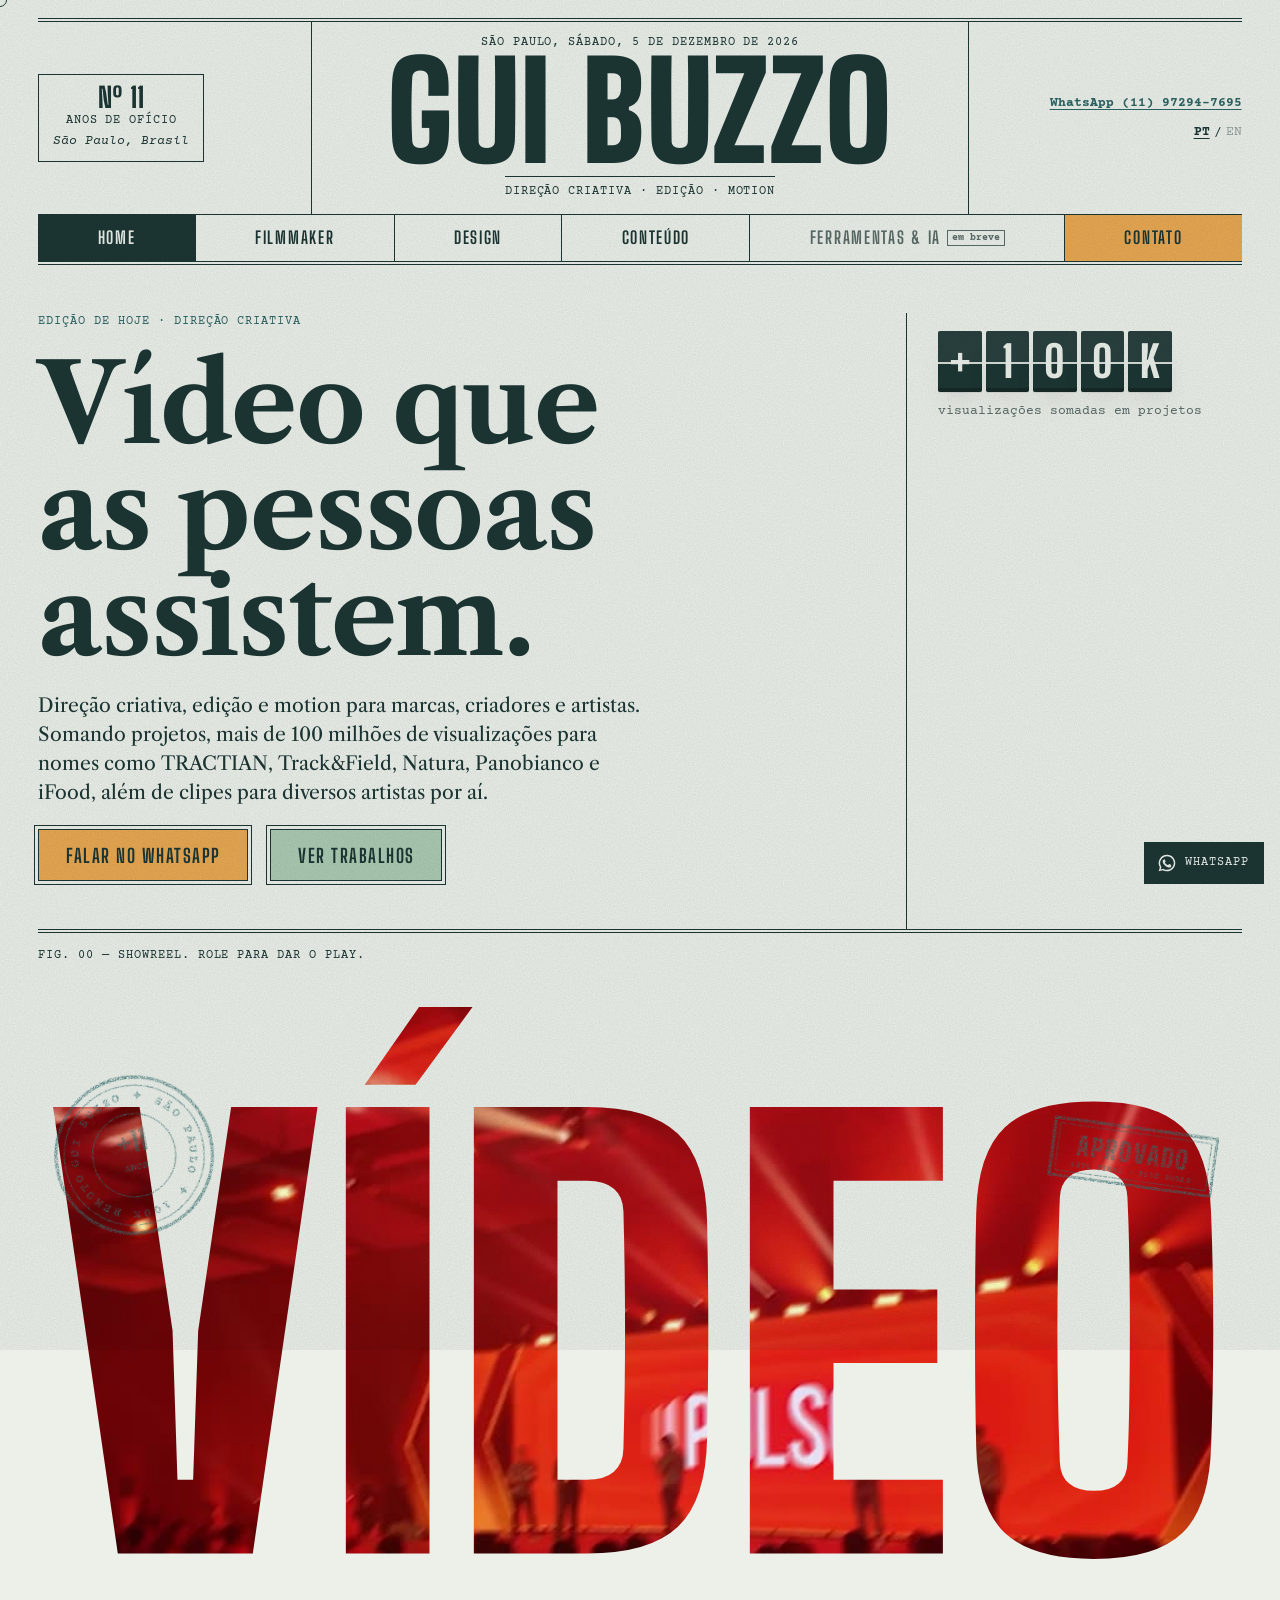
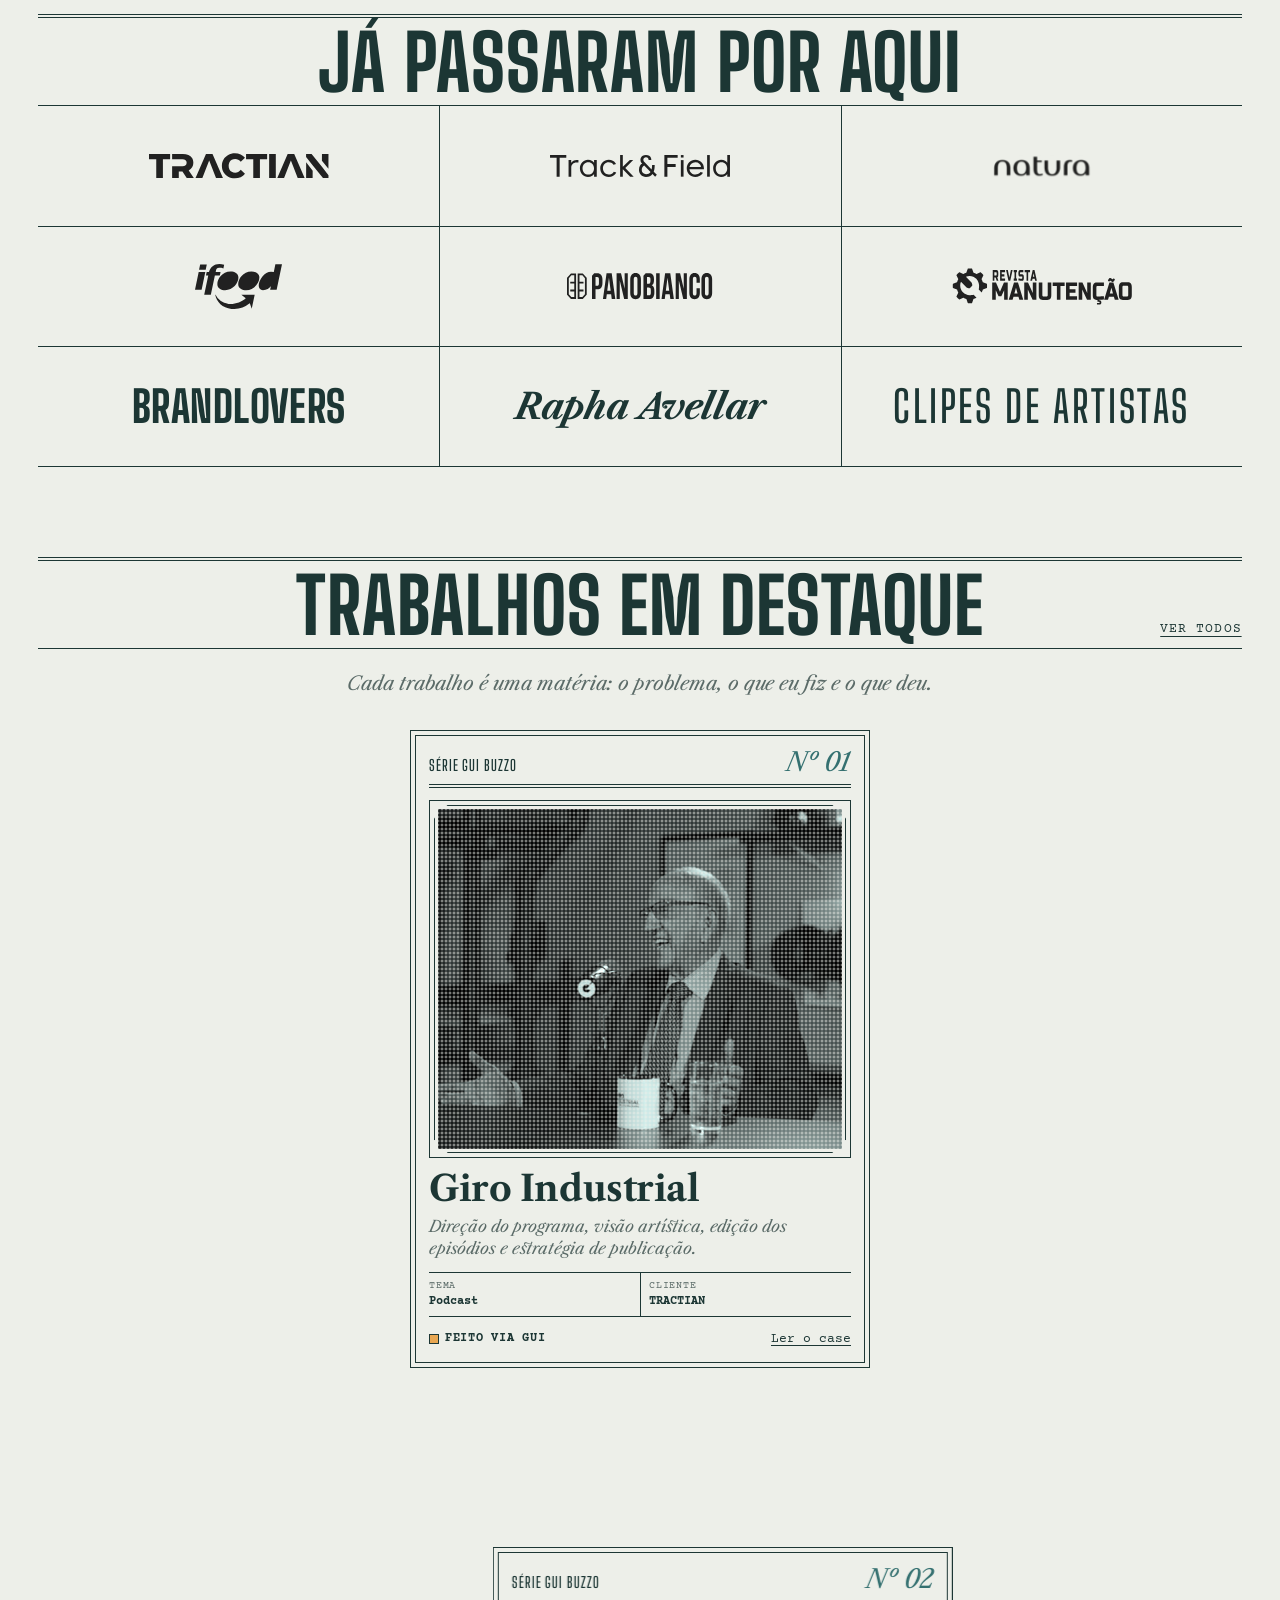
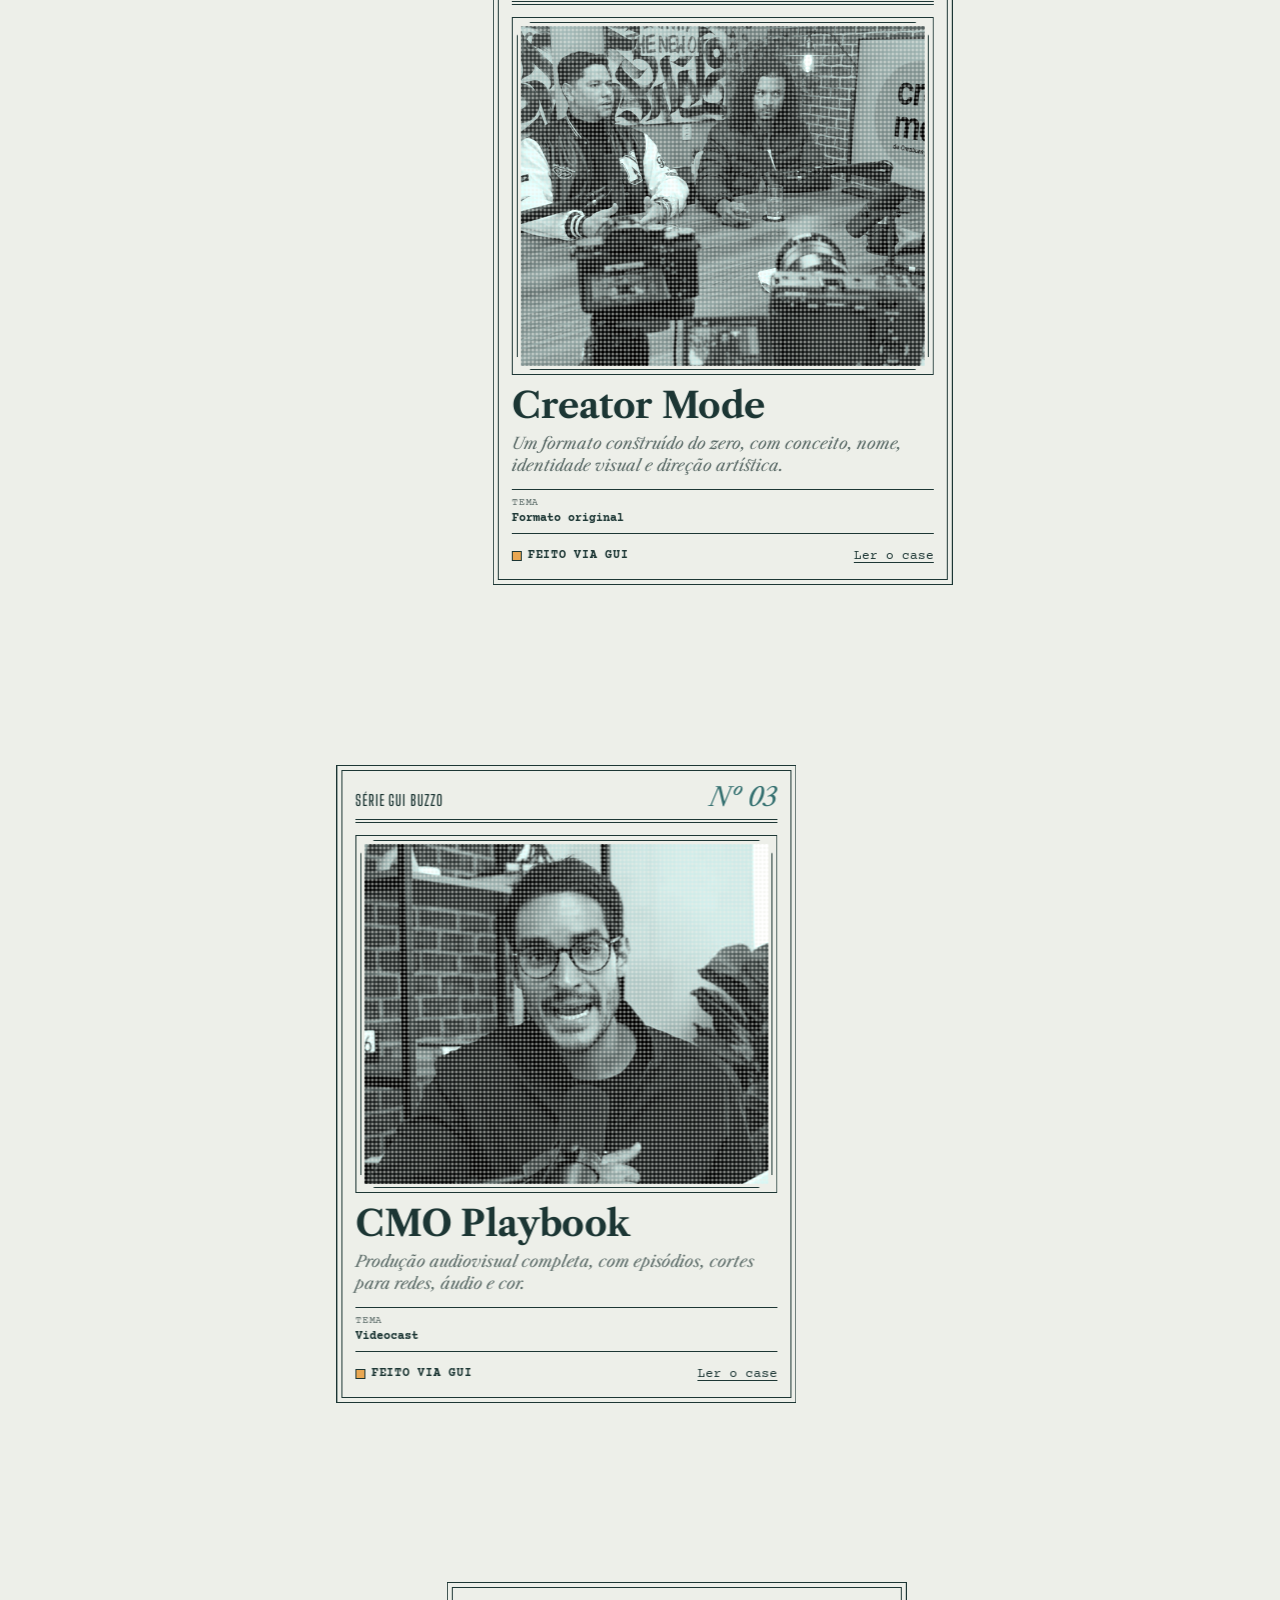
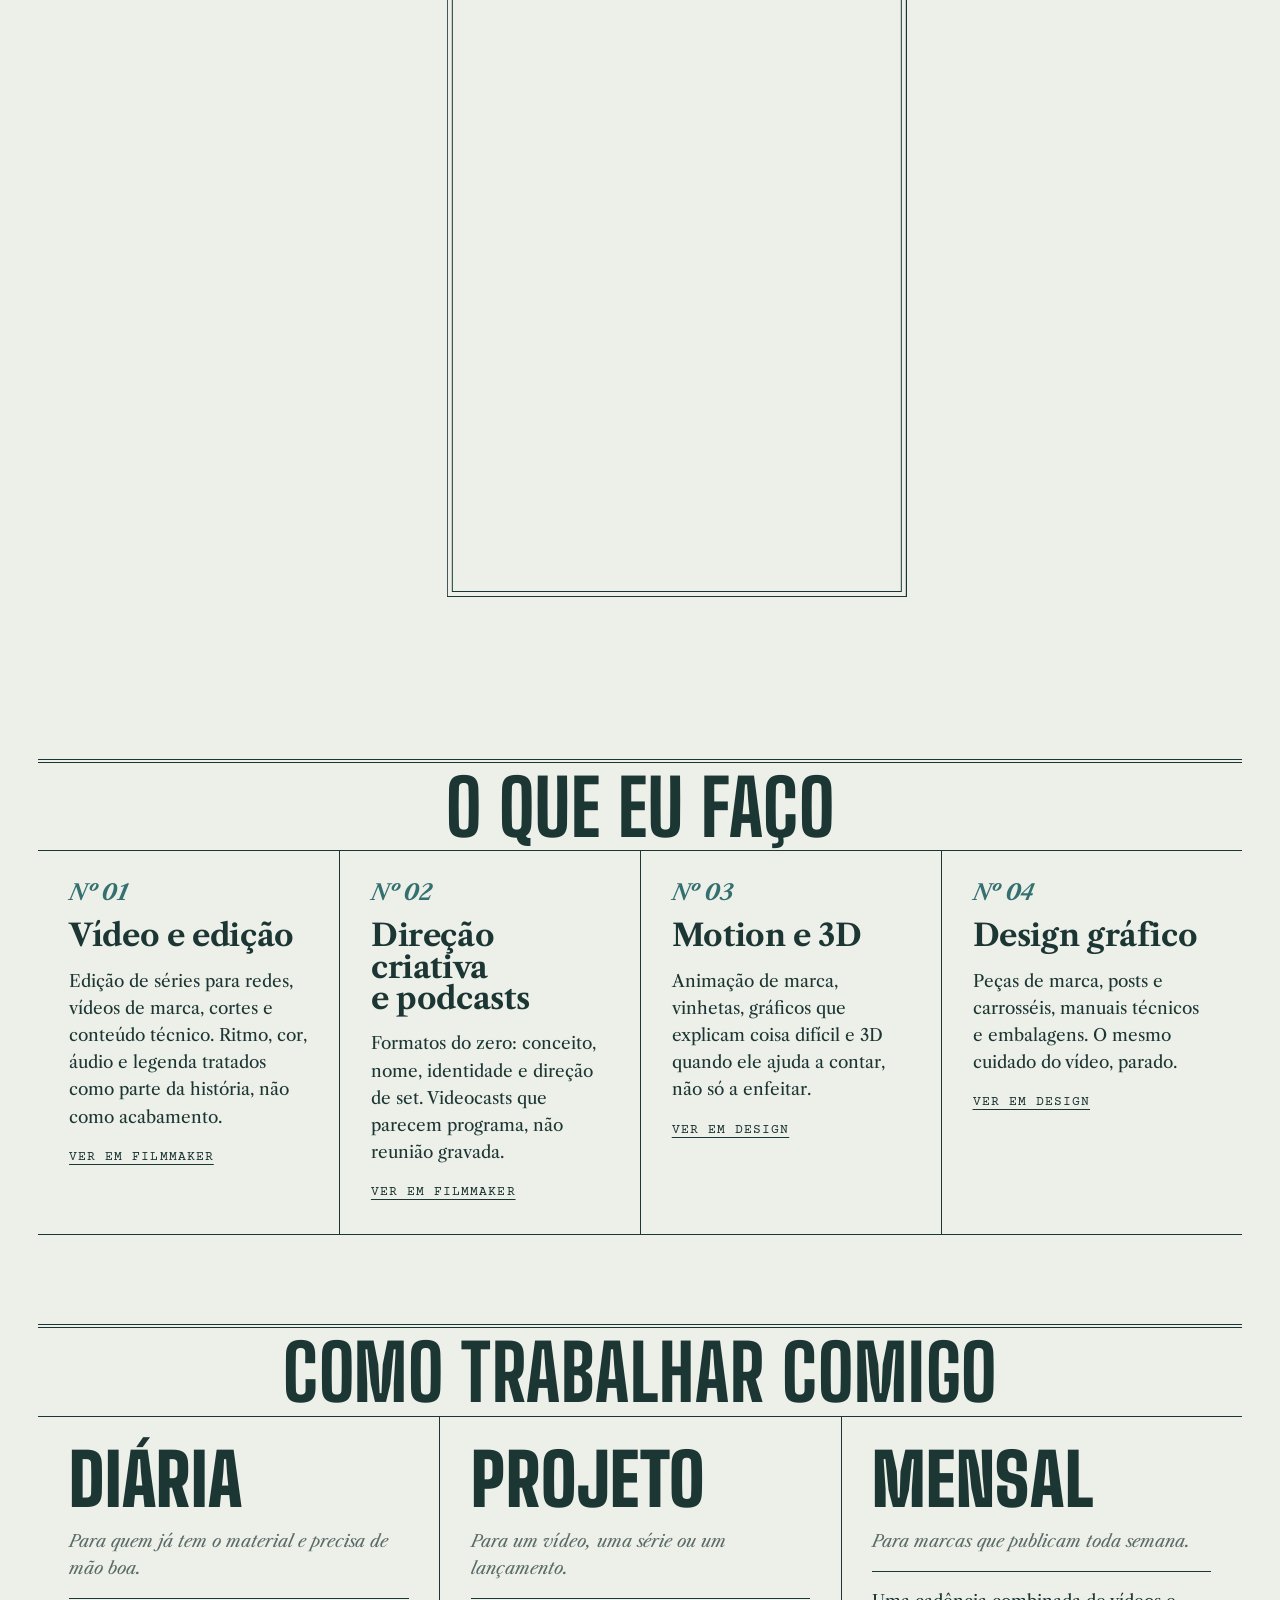
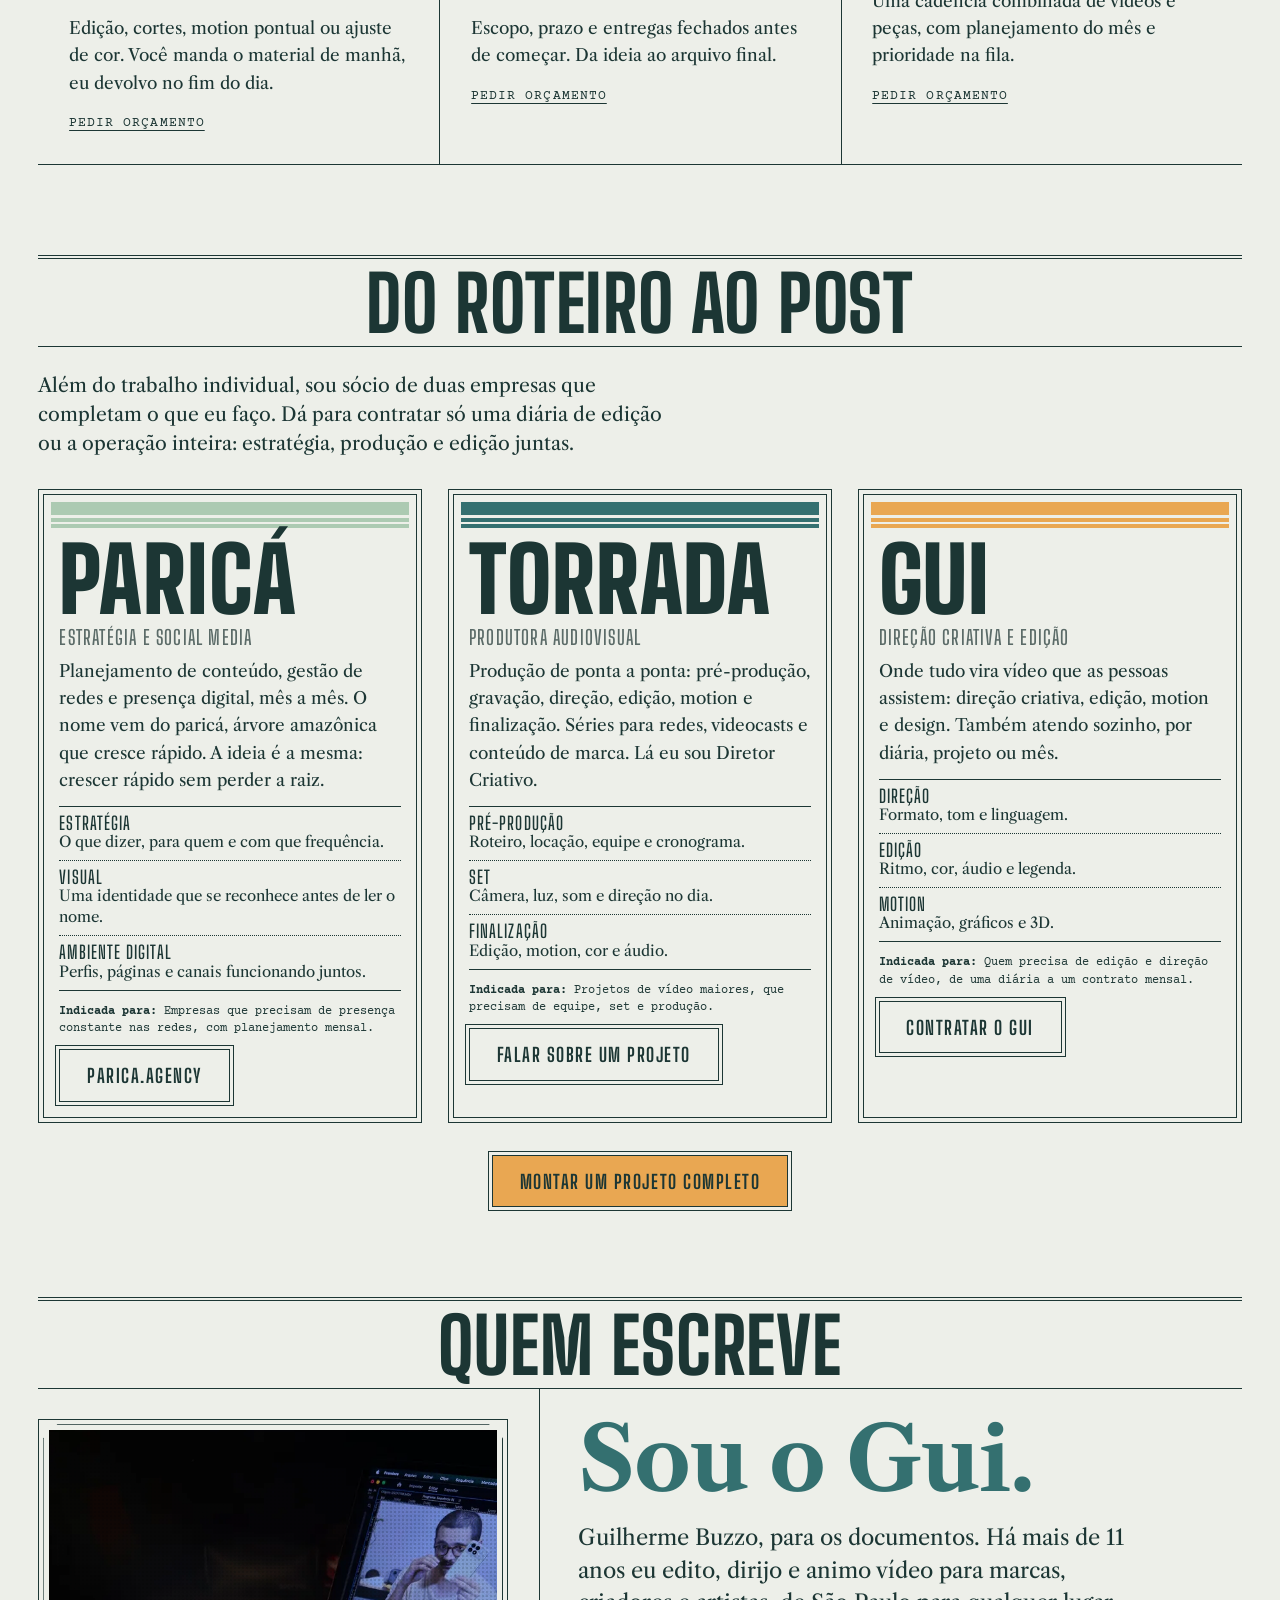
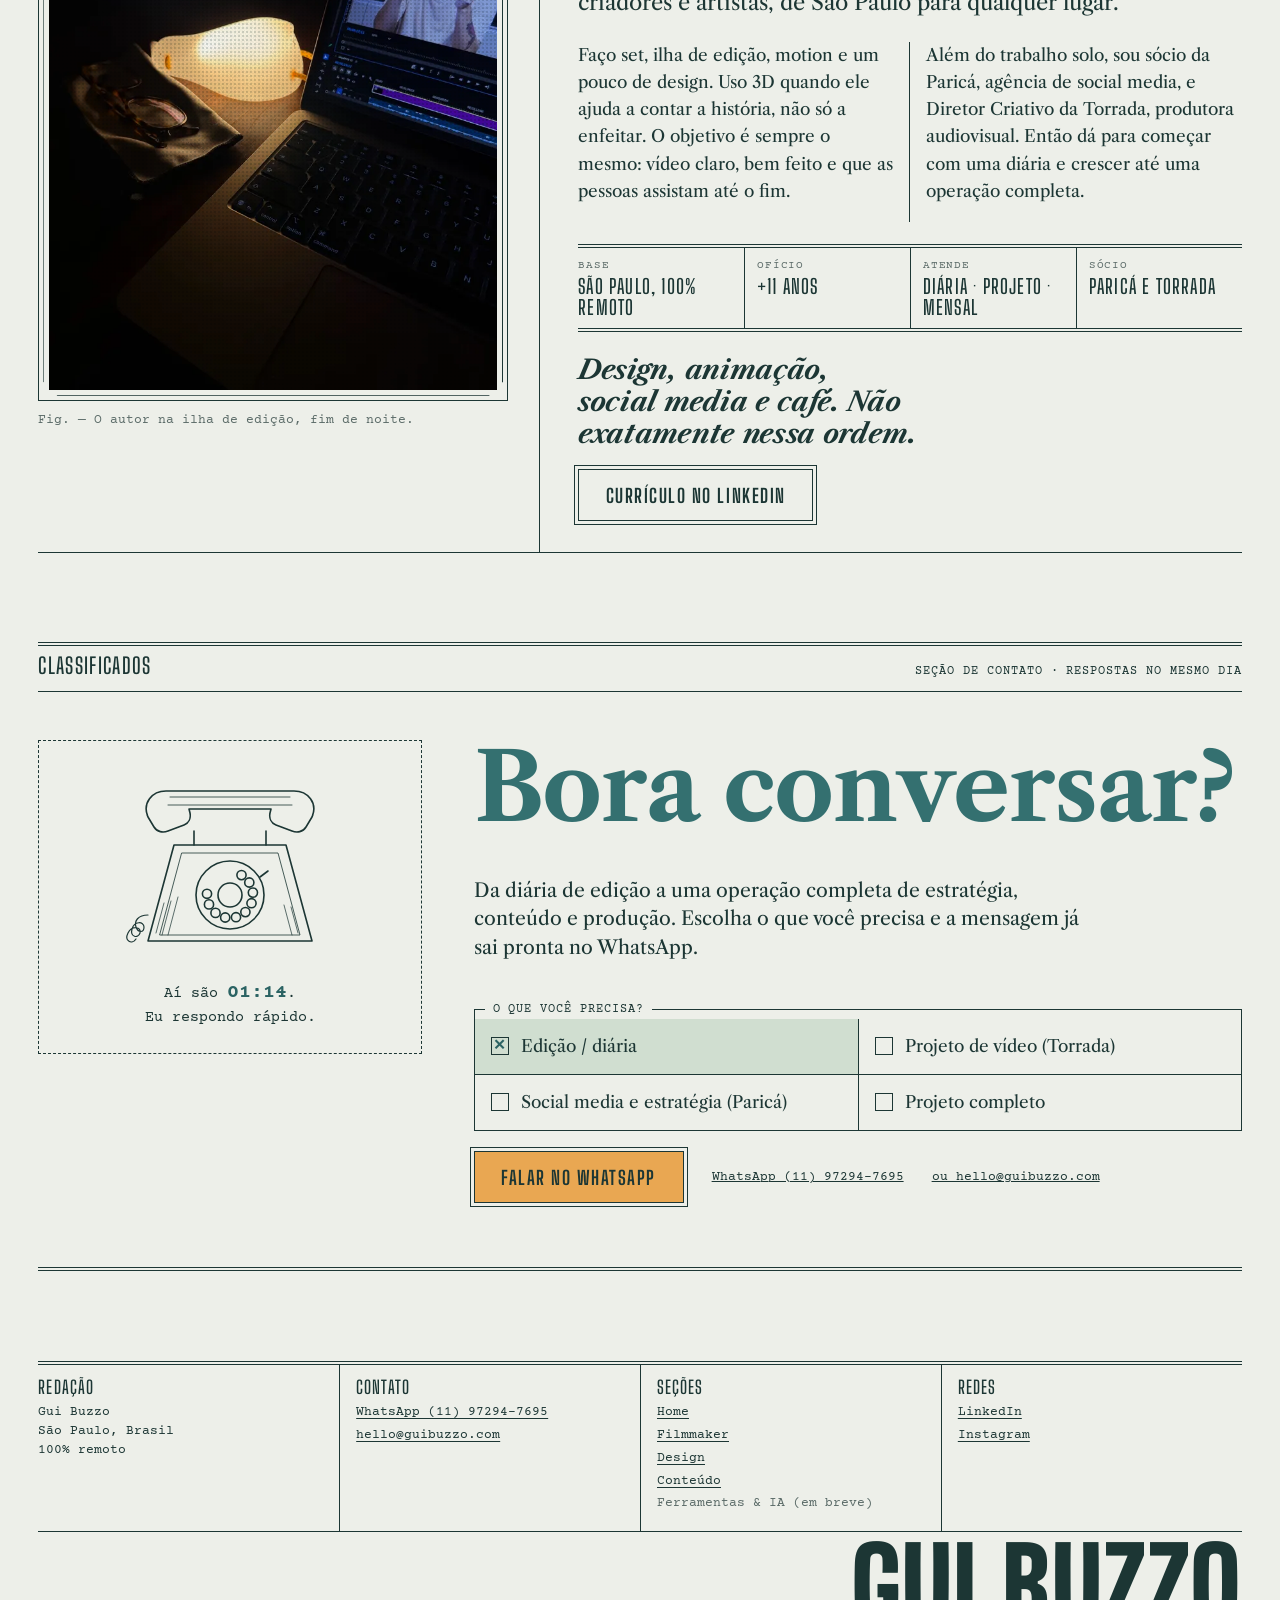
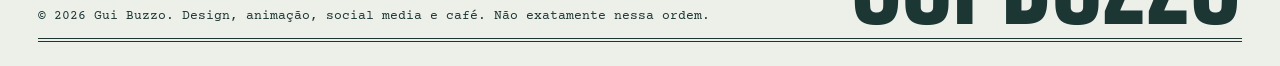
<file: index.html>
<!DOCTYPE html><html lang="pt-BR" data-astro-cid-5hce7sga> <head><meta charset="utf-8"><meta name="viewport" content="width=device-width, initial-scale=1"><title>Gui Buzzo · Editor de vídeo e diretor criativo em São Paulo</title><meta name="description" content="Direção criativa, edição de vídeo e motion para empresas e criadores. +100M de visualizações para TRACTIAN, Natura, iFood e Track&#38;Field. 100% remoto."><meta name="robots" content="index, follow, max-image-preview:large"><link rel="canonical" href="https://guibuzzo.com/"><meta name="author" content="Guilherme Buzzo"><meta property="og:site_name" content="Gui Buzzo"><meta property="og:locale" content="pt_BR"><meta property="og:type" content="website"><meta property="og:url" content="https://guibuzzo.com/"><meta property="og:title" content="Gui Buzzo · Editor de vídeo e diretor criativo em São Paulo"><meta property="og:description" content="Direção criativa, edição de vídeo e motion para empresas e criadores. +100M de visualizações para TRACTIAN, Natura, iFood e Track&#38;Field. 100% remoto."><meta property="og:image" content="https://guibuzzo.com/og/home.png"><meta property="og:image:width" content="1200"><meta property="og:image:height" content="630"><meta property="og:image:alt" content="Gui Buzzo · Editor de vídeo e diretor criativo em São Paulo"><meta name="twitter:card" content="summary_large_image"><meta name="twitter:title" content="Gui Buzzo · Editor de vídeo e diretor criativo em São Paulo"><meta name="twitter:description" content="Direção criativa, edição de vídeo e motion para empresas e criadores. +100M de visualizações para TRACTIAN, Natura, iFood e Track&#38;Field. 100% remoto."><meta name="twitter:image" content="https://guibuzzo.com/og/home.png"><meta name="theme-color" content="#EEF0EA"><link rel="icon" href="/favicon.svg" type="image/svg+xml"><link rel="apple-touch-icon" href="/apple-touch-icon.png"><link rel="sitemap" href="/sitemap-index.xml"><script type="application/ld+json">{"@context":"https://schema.org","@graph":[{"@type":"Person","@id":"https://guibuzzo.com/#gui","name":"Guilherme Buzzo","alternateName":"Gui Buzzo","jobTitle":"Diretor criativo, editor de vídeo e motion designer","url":"https://guibuzzo.com","email":"mailto:hello@guibuzzo.com","telephone":"+55 11 97294-7695","address":{"@type":"PostalAddress","addressLocality":"São Paulo","addressRegion":"SP","addressCountry":"BR"},"sameAs":["https://www.linkedin.com/in/guibuzzo/","https://www.instagram.com/guibuzzo1/"],"worksFor":[{"@type":"Organization","name":"Paricá","url":"https://parica.agency"},{"@type":"Organization","name":"Torrada"}]},{"@type":"ProfessionalService","@id":"https://guibuzzo.com/#servico","name":"Gui Buzzo · Direção criativa, edição e motion","url":"https://guibuzzo.com","image":"https://guibuzzo.com/og/home.png","telephone":"+55 11 97294-7695","email":"hello@guibuzzo.com","areaServed":"BR","address":{"@type":"PostalAddress","addressLocality":"São Paulo","addressRegion":"SP","addressCountry":"BR"},"founder":{"@id":"https://guibuzzo.com/#gui"},"knowsAbout":["Edição de vídeo","Direção criativa","Motion design","Videocast","Design gráfico","3D"]},{"@type":"WebSite","@id":"https://guibuzzo.com/#site","name":"Gui Buzzo","url":"https://guibuzzo.com","inLanguage":"pt-BR"}]}</script><link rel="preconnect" href="https://fonts.googleapis.com"><link rel="preconnect" href="https://fonts.gstatic.com" crossorigin><link rel="stylesheet" href="https://fonts.googleapis.com/css2?family=Big+Shoulders+Display:wght@500..900&family=Courier+Prime:ital,wght@0,400;0,700;1,400&family=Libre+Caslon+Text:ital,wght@0,400;0,700;1,400&display=swap"><script>
    (function () {
      var h = new Date().getHours();
      document.documentElement.classList.add(h >= 5 && h < 12 ? 'manha' : h >= 12 && h < 17 ? 'dia' : h >= 17 && h < 20 ? 'tarde' : 'noite');
      try { if (sessionStorage.getItem('troca')) document.documentElement.classList.add('chegando'); } catch (e) {}
    })();
  </script><link rel="stylesheet" href="/_astro/_slug_.BlXoqWvO.css">
<style>.letras[data-astro-cid-fuknijio]{position:relative}.letras__palco[data-astro-cid-fuknijio]{position:relative;height:100svh;min-height:520px;overflow:hidden}.letras__svg[data-astro-cid-fuknijio]{position:absolute;inset:0;width:100%;height:100%;overflow:visible;pointer-events:none}.letras__txt[data-astro-cid-fuknijio]{font-family:var(--f-cab);font-weight:900;text-transform:uppercase;letter-spacing:0}.letras__medida[data-astro-cid-fuknijio]{visibility:hidden}.letras__janela[data-astro-cid-fuknijio]{position:absolute;inset:0;background:var(--tinta)}.letras__janela[data-astro-cid-fuknijio].cheia{clip-path:none!important;-webkit-clip-path:none!important}.letras__janela[data-astro-cid-fuknijio] video[data-astro-cid-fuknijio]{width:100%;height:100%;object-fit:cover}.carimbos[data-astro-cid-g3rs3ssv]{position:absolute;inset:0;z-index:4;pointer-events:none}.carimbo[data-astro-cid-g3rs3ssv]{position:absolute;pointer-events:auto;cursor:grab;touch-action:none;color:var(--acento);transform:rotate(var(--r));mix-blend-mode:multiply;opacity:.9}.carimbo--tinta[data-astro-cid-g3rs3ssv]{color:var(--tinta)}.carimbo[data-astro-cid-g3rs3ssv]:active{cursor:grabbing}.carimbo[data-astro-cid-g3rs3ssv] svg[data-astro-cid-g3rs3ssv]{width:clamp(96px,13vw,210px);height:auto}@media(max-width:700px){.carimbo[data-astro-cid-g3rs3ssv]:nth-child(n+4){display:none}}
.flap[data-astro-cid-f4cqzpk2]{margin:0;display:inline-grid;gap:10px}.flap__linha[data-astro-cid-f4cqzpk2]{display:flex;gap:4px}.flap__c[data-astro-cid-f4cqzpk2]{position:relative;display:grid;place-items:center;width:clamp(40px,7vw,92px);height:clamp(58px,10vw,132px);background:var(--tinta);color:var(--papel);border-radius:2px;font-family:var(--f-cab);font-weight:800;font-size:clamp(38px,7.2vw,96px);line-height:1;perspective:300px;box-shadow:inset 0 -4px #00000040,var(--sombra)}.flap__c[data-astro-cid-f4cqzpk2]>span[data-astro-cid-f4cqzpk2]{display:block;transform-origin:50% 50%;backface-visibility:hidden}.flap__c[data-astro-cid-f4cqzpk2]:after{content:"";position:absolute;left:0;right:0;top:50%;height:2px;background:var(--papel);opacity:.9}.flap__c[data-astro-cid-f4cqzpk2]:before{content:"";position:absolute;inset:0 0 50%;background:#ffffff0d;border-radius:2px 2px 0 0}.flap--p[data-astro-cid-f4cqzpk2] .flap__c[data-astro-cid-f4cqzpk2]{width:clamp(36px,3.4vw,54px);height:clamp(52px,4.8vw,76px);font-size:clamp(34px,3.4vw,54px)}figcaption[data-astro-cid-f4cqzpk2]{color:var(--latte)}
.poster[data-astro-cid-l7asctr4]{position:relative;background:var(--papel);color:var(--tinta);border:var(--fio);outline:var(--fio);outline-offset:-6px;transition:box-shadow .4s var(--ease);transform-style:preserve-3d;will-change:transform}.poster[data-astro-cid-l7asctr4]:hover{box-shadow:var(--sombra)}.poster__link[data-astro-cid-l7asctr4]{display:grid;gap:12px;padding:18px;text-decoration:none;height:100%}.poster__topo[data-astro-cid-l7asctr4]{display:flex;justify-content:space-between;align-items:baseline;border-bottom:var(--fio-duplo);padding-bottom:8px}.poster__topo[data-astro-cid-l7asctr4] .cab[data-astro-cid-l7asctr4]{font-size:15px}.poster__n[data-astro-cid-l7asctr4]{font-size:26px;font-weight:400;color:var(--acento)}.poster__img[data-astro-cid-l7asctr4]{aspect-ratio:4 / 3.4;padding:8px}.poster__img[data-astro-cid-l7asctr4] img{width:100%;height:100%;object-fit:cover}.poster__sem[data-astro-cid-l7asctr4]{display:grid;place-content:center;gap:8px;text-align:center;background:var(--papel-2)}.poster__sem[data-astro-cid-l7asctr4] .cab[data-astro-cid-l7asctr4]{font-size:clamp(40px,5vw,72px);font-weight:900;color:var(--acento)}.poster__titulo[data-astro-cid-l7asctr4]{font-size:clamp(28px,2.8vw,40px)}.poster__fina[data-astro-cid-l7asctr4]{margin:-4px 0 0;color:var(--latte);font-size:16px;line-height:1.4}.poster__ficha[data-astro-cid-l7asctr4]{display:grid;grid-template-columns:repeat(var(--cols, 3),1fr);margin:0;border-block:var(--fio)}.poster__ficha[data-astro-cid-l7asctr4] div[data-astro-cid-l7asctr4]{padding:6px 8px 6px 0}.poster__ficha[data-astro-cid-l7asctr4] div[data-astro-cid-l7asctr4]+div[data-astro-cid-l7asctr4]{border-left:var(--fio);padding-left:8px}.poster__ficha[data-astro-cid-l7asctr4] dt[data-astro-cid-l7asctr4]{text-transform:uppercase;letter-spacing:.08em;font-size:10px;color:var(--latte)}.poster__ficha[data-astro-cid-l7asctr4] dd[data-astro-cid-l7asctr4]{margin:0;font-weight:700;font-size:12px}.poster__pe[data-astro-cid-l7asctr4]{display:flex;justify-content:space-between;align-items:center}.poster__ler[data-astro-cid-l7asctr4]{text-decoration:underline;text-underline-offset:3px}.meio-tom[data-astro-cid-l7asctr4]{position:relative}.meio-tom[data-astro-cid-l7asctr4]:after{content:"";position:absolute;inset:8px;pointer-events:none;background:radial-gradient(circle,transparent 48%,var(--papel) 88%) 0 0 / 4px 4px;opacity:.75;transition:opacity .9s var(--ease)}.poster[data-astro-cid-l7asctr4]:hover .meio-tom[data-astro-cid-l7asctr4]:after,.poster[data-astro-cid-l7asctr4].em-cena .meio-tom[data-astro-cid-l7asctr4]:after{opacity:0}
.classificado[data-astro-cid-dtrbqcbd]{border-top:var(--fio-duplo);border-bottom:var(--fio-duplo);padding-bottom:clamp(32px,5vw,64px)}.classificado__cab[data-astro-cid-dtrbqcbd]{display:flex;justify-content:space-between;flex-wrap:wrap;gap:8px;align-items:baseline;padding:10px 0;border-bottom:var(--fio);margin-bottom:clamp(24px,4vw,48px)}.classificado__cab[data-astro-cid-dtrbqcbd] .cab[data-astro-cid-dtrbqcbd]{font-size:22px}.classificado__grade[data-astro-cid-dtrbqcbd]{display:grid;grid-template-columns:minmax(240px,.8fr) 1.6fr;gap:clamp(24px,4vw,64px);align-items:start}.classificado__fone[data-astro-cid-dtrbqcbd]{padding:24px;display:grid;justify-items:center;gap:14px;text-align:center}.telefone[data-astro-cid-dtrbqcbd]{width:min(240px,100%);height:auto;color:var(--tinta)}.classificado__hora[data-astro-cid-dtrbqcbd]{margin:0;font-size:15px}.classificado__hora[data-astro-cid-dtrbqcbd] strong[data-astro-cid-dtrbqcbd]{color:var(--acento-texto);font-size:1.3em}.classificado__texto[data-astro-cid-dtrbqcbd]{display:grid;gap:20px}.classificado__texto[data-astro-cid-dtrbqcbd] h2[data-astro-cid-dtrbqcbd]{color:var(--acento)}.classificado__opcoes[data-astro-cid-dtrbqcbd]{border:var(--fio);margin:0;padding:0;display:grid;grid-template-columns:1fr 1fr}.classificado__opcoes[data-astro-cid-dtrbqcbd] legend[data-astro-cid-dtrbqcbd]{padding:0 8px;margin-left:10px}.opcao[data-astro-cid-dtrbqcbd]{display:flex;align-items:center;gap:12px;padding:14px 16px;cursor:pointer;border-top:var(--fio);font-size:17px}.opcao[data-astro-cid-dtrbqcbd]:nth-of-type(-n+2){border-top:0}.opcao[data-astro-cid-dtrbqcbd]:nth-of-type(2n){border-left:var(--fio)}.opcao[data-astro-cid-dtrbqcbd] input[data-astro-cid-dtrbqcbd]{position:absolute;opacity:0}.opcao__caixa[data-astro-cid-dtrbqcbd]{width:18px;height:18px;border:1.5px solid var(--tinta);flex:none;display:grid;place-items:center}.opcao[data-astro-cid-dtrbqcbd] input[data-astro-cid-dtrbqcbd]:checked+.opcao__caixa[data-astro-cid-dtrbqcbd]:after{content:"✕";font-family:var(--f-mono);font-weight:700;font-size:15px;line-height:1;color:var(--acento-texto)}.opcao[data-astro-cid-dtrbqcbd]:has(input:checked){background:color-mix(in srgb,var(--darlington) 45%,var(--papel))}.opcao[data-astro-cid-dtrbqcbd]:has(input:focus-visible){outline:2px solid var(--acento);outline-offset:-4px}.classificado__acoes[data-astro-cid-dtrbqcbd]{display:flex;flex-wrap:wrap;gap:18px 28px;align-items:center}@media(max-width:820px){.classificado__grade[data-astro-cid-dtrbqcbd],.classificado__opcoes[data-astro-cid-dtrbqcbd]{grid-template-columns:1fr}.opcao[data-astro-cid-dtrbqcbd]:nth-of-type(2){border-top:var(--fio)}.opcao[data-astro-cid-dtrbqcbd]:nth-of-type(2n){border-left:0}}
</style>
<link rel="stylesheet" href="/_astro/index.DPwH9wUH.css"></head> <body data-astro-cid-5hce7sga> <a class="pular mono" href="#conteudo" data-astro-cid-5hce7sga>Pular para o conteúdo</a> <header class="mancheteira wrap" data-astro-cid-5hce7sga> <div class="mancheteira__grade" data-astro-cid-5hce7sga> <div class="mancheteira__lado mancheteira__lado--e" data-astro-cid-5hce7sga> <div class="caixa mancheteira__edicao" data-astro-cid-5hce7sga> <span class="cab" data-astro-cid-5hce7sga>Nº 11</span> <span class="mono mono--caixa" data-astro-cid-5hce7sga>anos de ofício</span> <span class="mono italico" data-astro-cid-5hce7sga>São Paulo, Brasil</span> </div> </div> <div class="mancheteira__centro" data-astro-cid-5hce7sga> <p class="mono mono--caixa mancheteira__data" data-data data-astro-cid-5hce7sga>São Paulo · edição de hoje</p> <a href="/" class="mancheteira__nome cab" aria-label="Gui Buzzo, início" data-astro-cid-5hce7sga>Gui Buzzo</a> <p class="mono mono--caixa mancheteira__sub" data-astro-cid-5hce7sga>Direção criativa · Edição · Motion</p> </div> <div class="mancheteira__lado mancheteira__lado--d" data-astro-cid-5hce7sga> <a class="mono mancheteira__zap" href="https://wa.me/5511972947695?text=Oi%2C%20Gui!%20Vim%20pelo%20site%20e%20quero%20conversar%20sobre%20um%20projeto." target="_blank" rel="noopener" data-astro-cid-5hce7sga>WhatsApp (11) 97294-7695</a> <div class="idioma mono" role="group" aria-label="Idioma" data-astro-cid-5hce7sga> <a href="/" aria-current="true" data-astro-cid-5hce7sga>PT</a><span aria-hidden="true" data-astro-cid-5hce7sga>/</span><span class="idioma__breve" lang="en" title="English version coming soon" data-astro-cid-5hce7sga>EN</span> </div> </div> </div> </header> <nav class="faixa-menu" aria-label="Principal" data-astro-cid-5hce7sga> <div class="wrap faixa-menu__in" data-astro-cid-5hce7sga> <a href="/" class="faixa-menu__marca cab" aria-hidden="true" tabindex="-1" data-astro-cid-5hce7sga>GB</a> <button class="faixa-menu__abrir cab" aria-expanded="false" aria-controls="menu-lista" data-astro-cid-5hce7sga>Menu</button> <ul id="menu-lista" class="faixa-menu__lista" data-astro-cid-5hce7sga> <li data-astro-cid-5hce7sga> <a class="faixa-menu__item" href="/" aria-current="page" data-astro-cid-5hce7sga>Home</a> </li><li data-astro-cid-5hce7sga> <a class="faixa-menu__item" href="/filmmaker" data-astro-cid-5hce7sga>Filmmaker</a> </li><li data-astro-cid-5hce7sga> <a class="faixa-menu__item" href="/design" data-astro-cid-5hce7sga>Design</a> </li><li data-astro-cid-5hce7sga> <a class="faixa-menu__item" href="/conteudo" data-astro-cid-5hce7sga>Conteúdo</a> </li><li data-astro-cid-5hce7sga> <span class="faixa-menu__item faixa-menu__item--breve" aria-disabled="true" data-astro-cid-5hce7sga>Ferramentas &amp; IA<small class="mono" data-astro-cid-5hce7sga>em breve</small></span> </li> <li data-astro-cid-5hce7sga><a class="faixa-menu__item faixa-menu__item--contato" href="/#contato" data-astro-cid-5hce7sga>Contato</a></li> </ul> </div> </nav> <main id="conteudo" data-astro-cid-5hce7sga>   <section class="wrap capa" aria-labelledby="h-titulo" data-astro-cid-j7pv25f6> <div class="capa__grade" data-astro-cid-j7pv25f6> <div class="capa__principal" data-astro-cid-j7pv25f6> <p class="mono mono--caixa capa__chapeu" data-astro-cid-j7pv25f6>Edição de hoje · Direção criativa</p> <h1 id="h-titulo" class="manchete capa__titulo" data-split data-astro-cid-j7pv25f6>Vídeo que as pessoas assistem.</h1> <p class="lead" data-astro-cid-j7pv25f6>Direção criativa, edição e motion para marcas, criadores e artistas. Somando projetos, mais de 100 milhões de visualizações para nomes como TRACTIAN, Track&amp;Field, Natura, Panobianco e iFood, além de clipes para diversos artistas por aí.</p> <div class="capa__acoes" data-astro-cid-j7pv25f6> <a class="btn btn--acento" href="https://wa.me/5511972947695?text=Oi%2C%20Gui!%20Vim%20pelo%20site%20e%20quero%20conversar%20sobre%20um%20projeto." target="_blank" rel="noopener" data-astro-cid-j7pv25f6>Falar no WhatsApp</a> <a class="btn btn--verde" href="#trabalhos" data-astro-cid-j7pv25f6>Ver trabalhos</a> </div> </div> <aside class="capa__lado" data-astro-cid-j7pv25f6> <div class="capa__caixa" data-astro-cid-j7pv25f6> <figure class="flap flap--p" data-flap data-astro-cid-f4cqzpk2> <div class="flap__linha" aria-hidden="true" data-astro-cid-f4cqzpk2> <span class="flap__c" data-astro-cid-f4cqzpk2><span data-astro-cid-f4cqzpk2>+</span></span><span class="flap__c" data-astro-cid-f4cqzpk2><span data-astro-cid-f4cqzpk2>1</span></span><span class="flap__c" data-astro-cid-f4cqzpk2><span data-astro-cid-f4cqzpk2>0</span></span><span class="flap__c" data-astro-cid-f4cqzpk2><span data-astro-cid-f4cqzpk2>0</span></span><span class="flap__c" data-astro-cid-f4cqzpk2><span data-astro-cid-f4cqzpk2>M</span></span> </div> <span class="sr-only" data-astro-cid-f4cqzpk2>+100M</span> <figcaption class="mono" data-astro-cid-f4cqzpk2>visualizações somadas em projetos</figcaption> </figure>  </div> </aside> </div> </section>  <div class="wrap reel-cab" data-astro-cid-j7pv25f6> <p class="mono mono--caixa" data-astro-cid-j7pv25f6>Fig. 00 — Showreel. Role para dar o play.</p> </div> <section class="letras" data-letras data-foco-letra="2" data-foco-x="0.24" data-foco-y="0.5" data-topo="0.45" data-astro-cid-fuknijio> <div class="letras__palco" data-astro-cid-fuknijio> <svg class="letras__svg" aria-hidden="true" focusable="false" data-astro-cid-fuknijio> <defs data-astro-cid-fuknijio> <clipPath id="letras-clip" clipPathUnits="userSpaceOnUse" data-astro-cid-fuknijio> <text class="letras__txt" x="0" y="0" data-astro-cid-fuknijio>VÍDEO</text> </clipPath> </defs> <text class="letras__txt letras__medida" x="0" y="0" data-astro-cid-fuknijio>VÍDEO</text> </svg> <div class="letras__janela" style="clip-path:url(#letras-clip);-webkit-clip-path:url(#letras-clip)" data-cursor="play" data-astro-cid-fuknijio> <video src="/media/reel-wide.mp4" poster="/media/reel-wide.jpg" muted loop playsinline autoplay preload="metadata" aria-hidden="true" data-astro-cid-fuknijio></video> </div>  <div class="carimbos" data-carimbos aria-hidden="true" data-astro-cid-g3rs3ssv> <svg width="0" height="0" class="sr-only" data-astro-cid-g3rs3ssv> <filter id="tinta-falhada" data-astro-cid-g3rs3ssv> <feTurbulence type="fractalNoise" baseFrequency=".9" numOctaves="2" seed="7" data-astro-cid-g3rs3ssv></feTurbulence> <feColorMatrix values="0 0 0 0 0  0 0 0 0 0  0 0 0 0 0  0 0 0 -2.2 1.6" data-astro-cid-g3rs3ssv></feColorMatrix> <feComposite in="SourceGraphic" operator="in" data-astro-cid-g3rs3ssv></feComposite> </filter> </svg> <div class="carimbo" style="left:4%;top:12%;--r:-12deg" data-astro-cid-g3rs3ssv> <svg viewBox="0 0 200 200" width="150" data-astro-cid-g3rs3ssv> <g filter="url(#tinta-falhada)" fill="none" stroke="currentColor" data-astro-cid-g3rs3ssv> <circle cx="100" cy="100" r="94" stroke-width="4" data-astro-cid-g3rs3ssv></circle> <circle cx="100" cy="100" r="84" stroke-width="1.5" data-astro-cid-g3rs3ssv></circle> <circle cx="100" cy="100" r="50" stroke-width="1.5" data-astro-cid-g3rs3ssv></circle> <path id="arco" d="M100 100 m-67 0 a67 67 0 1 1 134 0 a67 67 0 1 1 -134 0" stroke="none" data-astro-cid-g3rs3ssv></path> <text font-family="Courier Prime, monospace" font-size="15" font-weight="700" letter-spacing="3.2" fill="currentColor" stroke="none" data-astro-cid-g3rs3ssv> <textPath href="#arco" data-astro-cid-g3rs3ssv>GUI BUZZO ✦ SÃO PAULO ✦ 100% REMOTO ✦</textPath> </text> <text x="100" y="96" text-anchor="middle" font-family="Big Shoulders Display, sans-serif" font-weight="900" font-size="34" fill="currentColor" stroke="none" data-astro-cid-g3rs3ssv>+11</text> <text x="100" y="118" text-anchor="middle" font-family="Courier Prime, monospace" font-size="12" font-weight="700" fill="currentColor" stroke="none" data-astro-cid-g3rs3ssv>ANOS</text> </g> </svg> </div> <div class="carimbo" style="right:5%;top:18%;--r:8deg" data-astro-cid-g3rs3ssv> <svg viewBox="0 0 260 96" width="210" data-astro-cid-g3rs3ssv> <g filter="url(#tinta-falhada)" fill="none" stroke="currentColor" data-astro-cid-g3rs3ssv> <rect x="3" y="3" width="254" height="90" stroke-width="5" data-astro-cid-g3rs3ssv></rect> <rect x="11" y="11" width="238" height="74" stroke-width="1.5" data-astro-cid-g3rs3ssv></rect> <text x="130" y="58" text-anchor="middle" font-family="Big Shoulders Display, sans-serif" font-weight="900" font-size="40" letter-spacing="3" fill="currentColor" stroke="none" data-astro-cid-g3rs3ssv>APROVADO</text> <text x="130" y="76" text-anchor="middle" font-family="Courier Prime, monospace" font-size="11" font-weight="700" letter-spacing="2" fill="currentColor" stroke="none" data-astro-cid-g3rs3ssv>ARTE FINAL · PODE RODAR</text> </g> </svg> </div> </div>   </div> </section>   <section class="wrap secao" aria-labelledby="h-clientes" data-astro-cid-j7pv25f6> <header class="rubrica" data-astro-cid-j7pv25f6><span data-astro-cid-j7pv25f6></span><h2 id="h-clientes" class="cab" data-astro-cid-j7pv25f6>Já passaram por aqui</h2><span data-astro-cid-j7pv25f6></span></header> <ul class="clientes" data-astro-cid-j7pv25f6> <li class="com-logo" data-astro-cid-j7pv25f6> <img src="/logos/tractian.svg" alt="TRACTIAN" loading="lazy" decoding="async" data-astro-cid-j7pv25f6> </li><li class="com-logo" data-astro-cid-j7pv25f6> <img src="/logos/tf.svg" alt="Track&#38;Field" loading="lazy" decoding="async" data-astro-cid-j7pv25f6> </li><li class="com-logo" data-astro-cid-j7pv25f6> <img src="/logos/natura.svg" alt="Natura" loading="lazy" decoding="async" data-astro-cid-j7pv25f6> </li><li class="com-logo" data-astro-cid-j7pv25f6> <img src="/logos/ifood.svg" alt="iFood" loading="lazy" decoding="async" data-astro-cid-j7pv25f6> </li><li class="com-logo" data-astro-cid-j7pv25f6> <img src="/logos/panobianco.svg" alt="Panobianco" loading="lazy" decoding="async" data-astro-cid-j7pv25f6> </li><li class="com-logo" data-astro-cid-j7pv25f6> <img src="/logos/revista.svg" alt="Revista Manutenção" loading="lazy" decoding="async" data-astro-cid-j7pv25f6> </li><li data-astro-cid-j7pv25f6> <span class="cab" data-astro-cid-j7pv25f6>BrandLovers</span> </li><li data-astro-cid-j7pv25f6> <span class="manchete italico" data-astro-cid-j7pv25f6>Rapha Avellar</span> </li><li data-astro-cid-j7pv25f6> <span class="cab cab--leve" data-astro-cid-j7pv25f6>Clipes de artistas</span> </li> </ul> </section>  <section class="wrap secao" id="trabalhos" aria-labelledby="h-cases" data-astro-cid-j7pv25f6> <header class="rubrica" data-astro-cid-j7pv25f6><span data-astro-cid-j7pv25f6></span><h2 id="h-cases" class="cab" data-astro-cid-j7pv25f6>Trabalhos em destaque</h2><a class="link-seta" href="/filmmaker" data-astro-cid-j7pv25f6>Ver todos</a></header> <p class="lead cases__lead italico" data-astro-cid-j7pv25f6>Cada trabalho é uma matéria: o problema, o que eu fiz e o que deu.</p> <div class="pilha" data-pilha data-astro-cid-j7pv25f6> <div class="pilha__item" data-astro-cid-j7pv25f6> <article class="poster foto-viva" data-tilt data-astro-cid-l7asctr4> <a href="/cases/giro-industrial" class="poster__link" data-cursor="ver" data-astro-cid-l7asctr4> <header class="poster__topo" data-astro-cid-l7asctr4> <span class="cab cab--leve" data-astro-cid-l7asctr4>Série Gui Buzzo</span> <span class="poster__n manchete italico" data-astro-cid-l7asctr4>Nº 01</span> </header> <div class="poster__img moldura meio-tom" data-astro-cid-l7asctr4> <img src="/_astro/giro.CiMLrtCb_Z1DjX39.webp" srcset="/_astro/giro.CiMLrtCb_Z1R9Uvh.webp 360w, /_astro/giro.CiMLrtCb_2sFgyk.webp 600w, /_astro/giro.CiMLrtCb_15PLqJ.webp 900w" alt="Convidado rindo na bancada do podcast Giro Industrial" sizes="(min-width: 900px) 34vw, 90vw" data-astro-cid-l7asctr4="true" loading="lazy" decoding="async" fetchpriority="auto" width="1920" height="1080" class="foto"> </div> <h3 class="poster__titulo manchete offset" data-astro-cid-l7asctr4>Giro Industrial</h3> <p class="poster__fina italico" data-astro-cid-l7asctr4>Direção do programa, visão artística, edição dos episódios e estratégia de publicação.</p> <dl class="poster__ficha mono" style="--cols:2" data-astro-cid-l7asctr4> <div data-astro-cid-l7asctr4><dt data-astro-cid-l7asctr4>Tema</dt><dd data-astro-cid-l7asctr4>Podcast</dd></div><div data-astro-cid-l7asctr4><dt data-astro-cid-l7asctr4>Cliente</dt><dd data-astro-cid-l7asctr4>TRACTIAN</dd></div> </dl> <footer class="poster__pe" data-astro-cid-l7asctr4> <span class="tag tag--gui" data-astro-cid-l7asctr4>Feito via Gui</span> <span class="mono poster__ler" data-astro-cid-l7asctr4>Ler o case</span> </footer> </a> </article>  </div><div class="pilha__item" data-astro-cid-j7pv25f6> <article class="poster foto-viva" data-tilt data-astro-cid-l7asctr4> <a href="/cases/creator-mode" class="poster__link" data-cursor="ver" data-astro-cid-l7asctr4> <header class="poster__topo" data-astro-cid-l7asctr4> <span class="cab cab--leve" data-astro-cid-l7asctr4>Série Gui Buzzo</span> <span class="poster__n manchete italico" data-astro-cid-l7asctr4>Nº 02</span> </header> <div class="poster__img moldura meio-tom" data-astro-cid-l7asctr4> <img src="/_astro/creator-mode-set.BXm60tYA_bAhGw.webp" srcset="/_astro/creator-mode-set.BXm60tYA_Q3IhT.webp 360w, /_astro/creator-mode-set.BXm60tYA_Z20ByC5.webp 600w, /_astro/creator-mode-set.BXm60tYA_Z17QLKT.webp 900w" alt="Set do Creator Mode com dois convidados à mesa, câmeras em primeiro plano e a marca do programa ao fundo" sizes="(min-width: 900px) 34vw, 90vw" data-astro-cid-l7asctr4="true" loading="lazy" decoding="async" fetchpriority="auto" width="1350" height="1800" class="foto"> </div> <h3 class="poster__titulo manchete offset" data-astro-cid-l7asctr4>Creator Mode</h3> <p class="poster__fina italico" data-astro-cid-l7asctr4>Um formato construído do zero, com conceito, nome, identidade visual e direção artística.</p> <dl class="poster__ficha mono" style="--cols:1" data-astro-cid-l7asctr4> <div data-astro-cid-l7asctr4><dt data-astro-cid-l7asctr4>Tema</dt><dd data-astro-cid-l7asctr4>Formato original</dd></div> </dl> <footer class="poster__pe" data-astro-cid-l7asctr4> <span class="tag tag--gui" data-astro-cid-l7asctr4>Feito via Gui</span> <span class="mono poster__ler" data-astro-cid-l7asctr4>Ler o case</span> </footer> </a> </article>  </div><div class="pilha__item" data-astro-cid-j7pv25f6> <article class="poster foto-viva" data-tilt data-astro-cid-l7asctr4> <a href="/cases/cmo-playbook" class="poster__link" data-cursor="ver" data-astro-cid-l7asctr4> <header class="poster__topo" data-astro-cid-l7asctr4> <span class="cab cab--leve" data-astro-cid-l7asctr4>Série Gui Buzzo</span> <span class="poster__n manchete italico" data-astro-cid-l7asctr4>Nº 03</span> </header> <div class="poster__img moldura meio-tom" data-astro-cid-l7asctr4> <img src="/_astro/cmo.B3Ve6ll9_LChPS.webp" srcset="/_astro/cmo.B3Ve6ll9_Z1TQczl.webp 360w, /_astro/cmo.B3Ve6ll9_Z1RkLlI.webp 600w, /_astro/cmo.B3Ve6ll9_Zb08WR.webp 900w" alt="Apresentador do CMO Playbook falando ao microfone diante de uma parede de tijolos" sizes="(min-width: 900px) 34vw, 90vw" data-astro-cid-l7asctr4="true" loading="lazy" decoding="async" fetchpriority="auto" width="1920" height="1080" class="foto"> </div> <h3 class="poster__titulo manchete offset" data-astro-cid-l7asctr4>CMO Playbook</h3> <p class="poster__fina italico" data-astro-cid-l7asctr4>Produção audiovisual completa, com episódios, cortes para redes, áudio e cor.</p> <dl class="poster__ficha mono" style="--cols:1" data-astro-cid-l7asctr4> <div data-astro-cid-l7asctr4><dt data-astro-cid-l7asctr4>Tema</dt><dd data-astro-cid-l7asctr4>Videocast</dd></div> </dl> <footer class="poster__pe" data-astro-cid-l7asctr4> <span class="tag tag--gui" data-astro-cid-l7asctr4>Feito via Gui</span> <span class="mono poster__ler" data-astro-cid-l7asctr4>Ler o case</span> </footer> </a> </article>  </div><div class="pilha__item" data-astro-cid-j7pv25f6> <article class="poster foto-viva" data-tilt data-astro-cid-l7asctr4> <a href="/cases/max-gehringer" class="poster__link" data-cursor="ver" data-astro-cid-l7asctr4> <header class="poster__topo" data-astro-cid-l7asctr4> <span class="cab cab--leve" data-astro-cid-l7asctr4>Série Gui Buzzo</span> <span class="poster__n manchete italico" data-astro-cid-l7asctr4>Nº 04</span> </header> <div class="poster__img moldura meio-tom" data-astro-cid-l7asctr4> <img src="/_astro/max-set.DsAt_F_y_1Eissg.webp" srcset="/_astro/max-set.DsAt_F_y_ZSbk13.webp 360w, /_astro/max-set.DsAt_F_y_bsqRU.webp 600w, /_astro/max-set.DsAt_F_y_Z1hrcA3.webp 900w" alt="Max Gehringer na bancada do estúdio, visto por trás de uma câmera no tripé" sizes="(min-width: 900px) 34vw, 90vw" data-astro-cid-l7asctr4="true" loading="lazy" decoding="async" fetchpriority="auto" width="1080" height="1920" class="foto"> </div> <h3 class="poster__titulo manchete offset" data-astro-cid-l7asctr4>Max Gehringer</h3> <p class="poster__fina italico" data-astro-cid-l7asctr4>Direção das gravações e do tom criativo.</p> <dl class="poster__ficha mono" style="--cols:1" data-astro-cid-l7asctr4> <div data-astro-cid-l7asctr4><dt data-astro-cid-l7asctr4>Tema</dt><dd data-astro-cid-l7asctr4>Gravação em estúdio</dd></div> </dl> <footer class="poster__pe" data-astro-cid-l7asctr4> <span class="tag tag--gui" data-astro-cid-l7asctr4>Feito via Gui</span> <span class="mono poster__ler" data-astro-cid-l7asctr4>Ler o case</span> </footer> </a> </article>  </div> </div> </section>  <section class="wrap secao" id="servicos" aria-labelledby="h-serv" data-astro-cid-j7pv25f6> <header class="rubrica" data-astro-cid-j7pv25f6><span data-astro-cid-j7pv25f6></span><h2 id="h-serv" class="cab" data-astro-cid-j7pv25f6>O que eu faço</h2><span data-astro-cid-j7pv25f6></span></header> <div class="grade grade--4" data-astro-cid-j7pv25f6> <article class="celula servico" data-astro-cid-j7pv25f6> <span class="manchete italico servico__n" data-astro-cid-j7pv25f6>Nº 01</span> <h3 class="manchete t-3 offset" data-astro-cid-j7pv25f6>Vídeo e edição</h3> <p data-astro-cid-j7pv25f6>Edição de séries para redes, vídeos de marca, cortes e conteúdo técnico. Ritmo, cor, áudio e legenda tratados como parte da história, não como acabamento.</p> <a class="link-seta" href="/filmmaker" data-astro-cid-j7pv25f6>Ver em Filmmaker</a> </article><article class="celula servico" data-astro-cid-j7pv25f6> <span class="manchete italico servico__n" data-astro-cid-j7pv25f6>Nº 02</span> <h3 class="manchete t-3 offset" data-astro-cid-j7pv25f6>Direção criativa e podcasts</h3> <p data-astro-cid-j7pv25f6>Formatos do zero: conceito, nome, identidade e direção de set. Videocasts que parecem programa, não reunião gravada.</p> <a class="link-seta" href="/filmmaker" data-astro-cid-j7pv25f6>Ver em Filmmaker</a> </article><article class="celula servico" data-astro-cid-j7pv25f6> <span class="manchete italico servico__n" data-astro-cid-j7pv25f6>Nº 03</span> <h3 class="manchete t-3 offset" data-astro-cid-j7pv25f6>Motion e 3D</h3> <p data-astro-cid-j7pv25f6>Animação de marca, vinhetas, gráficos que explicam coisa difícil e 3D quando ele ajuda a contar, não só a enfeitar.</p> <a class="link-seta" href="/design" data-astro-cid-j7pv25f6>Ver em Design</a> </article><article class="celula servico" data-astro-cid-j7pv25f6> <span class="manchete italico servico__n" data-astro-cid-j7pv25f6>Nº 04</span> <h3 class="manchete t-3 offset" data-astro-cid-j7pv25f6>Design gráfico</h3> <p data-astro-cid-j7pv25f6>Peças de marca, posts e carrosséis, manuais técnicos e embalagens. O mesmo cuidado do vídeo, parado.</p> <a class="link-seta" href="/design" data-astro-cid-j7pv25f6>Ver em Design</a> </article> </div> </section>  <section class="wrap secao" id="modelos" aria-labelledby="h-modelos" data-astro-cid-j7pv25f6> <header class="rubrica" data-astro-cid-j7pv25f6><span data-astro-cid-j7pv25f6></span><h2 id="h-modelos" class="cab" data-astro-cid-j7pv25f6>Como trabalhar comigo</h2><span data-astro-cid-j7pv25f6></span></header> <div class="grade grade--3" data-astro-cid-j7pv25f6> <article class="celula modelo" data-astro-cid-j7pv25f6> <h3 class="cab modelo__nome" data-astro-cid-j7pv25f6>Diária</h3> <p class="italico modelo__para" data-astro-cid-j7pv25f6>Para quem já tem o material e precisa de mão boa.</p> <hr class="fio" data-astro-cid-j7pv25f6> <p data-astro-cid-j7pv25f6>Edição, cortes, motion pontual ou ajuste de cor. Você manda o material de manhã, eu devolvo no fim do dia.</p> <a class="link-seta" href="#contato" data-precisa="edicao" data-astro-cid-j7pv25f6>Pedir orçamento</a> </article><article class="celula modelo" data-astro-cid-j7pv25f6> <h3 class="cab modelo__nome" data-astro-cid-j7pv25f6>Projeto</h3> <p class="italico modelo__para" data-astro-cid-j7pv25f6>Para um vídeo, uma série ou um lançamento.</p> <hr class="fio" data-astro-cid-j7pv25f6> <p data-astro-cid-j7pv25f6>Escopo, prazo e entregas fechados antes de começar. Da ideia ao arquivo final.</p> <a class="link-seta" href="#contato" data-precisa="torrada" data-astro-cid-j7pv25f6>Pedir orçamento</a> </article><article class="celula modelo" data-astro-cid-j7pv25f6> <h3 class="cab modelo__nome" data-astro-cid-j7pv25f6>Mensal</h3> <p class="italico modelo__para" data-astro-cid-j7pv25f6>Para marcas que publicam toda semana.</p> <hr class="fio" data-astro-cid-j7pv25f6> <p data-astro-cid-j7pv25f6>Uma cadência combinada de vídeos e peças, com planejamento do mês e prioridade na fila.</p> <a class="link-seta" href="#contato" data-precisa="parica" data-astro-cid-j7pv25f6>Pedir orçamento</a> </article> </div> </section>  <section class="wrap secao" id="ecossistema" aria-labelledby="h-eco" data-astro-cid-j7pv25f6> <header class="rubrica" data-astro-cid-j7pv25f6><span data-astro-cid-j7pv25f6></span><h2 id="h-eco" class="cab" data-astro-cid-j7pv25f6>Do roteiro ao post</h2><span data-astro-cid-j7pv25f6></span></header> <p class="lead eco__lead" data-astro-cid-j7pv25f6>Além do trabalho individual, sou sócio de duas empresas que completam o que eu faço. Dá para contratar só uma diária de edição ou a operação inteira: estratégia, produção e edição juntas.</p> <div class="eco" data-astro-cid-j7pv25f6> <article class="eco__cartaz" style="--cor:var(--darlington)" data-astro-cid-j7pv25f6> <div class="eco__faixa" aria-hidden="true" data-astro-cid-j7pv25f6></div> <h3 class="cab eco__nome" data-astro-cid-j7pv25f6>Paricá</h3> <p class="cab cab--leve eco__papel" data-astro-cid-j7pv25f6>Estratégia e social media</p> <p data-astro-cid-j7pv25f6>Planejamento de conteúdo, gestão de redes e presença digital, mês a mês. O nome vem do paricá, árvore amazônica que cresce rápido. A ideia é a mesma: crescer rápido sem perder a raiz.</p> <dl class="eco__pilares" data-astro-cid-j7pv25f6> <div data-astro-cid-j7pv25f6><dt class="cab cab--leve" data-astro-cid-j7pv25f6>Estratégia</dt><dd data-astro-cid-j7pv25f6>O que dizer, para quem e com que frequência.</dd></div><div data-astro-cid-j7pv25f6><dt class="cab cab--leve" data-astro-cid-j7pv25f6>Visual</dt><dd data-astro-cid-j7pv25f6>Uma identidade que se reconhece antes de ler o nome.</dd></div><div data-astro-cid-j7pv25f6><dt class="cab cab--leve" data-astro-cid-j7pv25f6>Ambiente digital</dt><dd data-astro-cid-j7pv25f6>Perfis, páginas e canais funcionando juntos.</dd></div> </dl> <p class="mono eco__indicada" data-astro-cid-j7pv25f6><strong data-astro-cid-j7pv25f6>Indicada para:</strong> Empresas que precisam de presença constante nas redes, com planejamento mensal.</p> <a class="btn btn--vazio eco__btn" href="https://parica.agency" target="_blank" rel="noopener" data-astro-cid-j7pv25f6>parica.agency</a> </article><article class="eco__cartaz" style="--cor:var(--acento)" data-astro-cid-j7pv25f6> <div class="eco__faixa" aria-hidden="true" data-astro-cid-j7pv25f6></div> <h3 class="cab eco__nome" data-astro-cid-j7pv25f6>Torrada</h3> <p class="cab cab--leve eco__papel" data-astro-cid-j7pv25f6>Produtora audiovisual</p> <p data-astro-cid-j7pv25f6>Produção de ponta a ponta: pré-produção, gravação, direção, edição, motion e finalização. Séries para redes, videocasts e conteúdo de marca. Lá eu sou Diretor Criativo.</p> <dl class="eco__pilares" data-astro-cid-j7pv25f6> <div data-astro-cid-j7pv25f6><dt class="cab cab--leve" data-astro-cid-j7pv25f6>Pré-produção</dt><dd data-astro-cid-j7pv25f6>Roteiro, locação, equipe e cronograma.</dd></div><div data-astro-cid-j7pv25f6><dt class="cab cab--leve" data-astro-cid-j7pv25f6>Set</dt><dd data-astro-cid-j7pv25f6>Câmera, luz, som e direção no dia.</dd></div><div data-astro-cid-j7pv25f6><dt class="cab cab--leve" data-astro-cid-j7pv25f6>Finalização</dt><dd data-astro-cid-j7pv25f6>Edição, motion, cor e áudio.</dd></div> </dl> <p class="mono eco__indicada" data-astro-cid-j7pv25f6><strong data-astro-cid-j7pv25f6>Indicada para:</strong> Projetos de vídeo maiores, que precisam de equipe, set e produção.</p> <a class="btn btn--vazio eco__btn" href="#contato" data-precisa="torrada" data-astro-cid-j7pv25f6>Falar sobre um projeto</a> </article><article class="eco__cartaz" style="--cor:var(--beeswax)" data-astro-cid-j7pv25f6> <div class="eco__faixa" aria-hidden="true" data-astro-cid-j7pv25f6></div> <h3 class="cab eco__nome" data-astro-cid-j7pv25f6>Gui</h3> <p class="cab cab--leve eco__papel" data-astro-cid-j7pv25f6>Direção criativa e edição</p> <p data-astro-cid-j7pv25f6>Onde tudo vira vídeo que as pessoas assistem: direção criativa, edição, motion e design. Também atendo sozinho, por diária, projeto ou mês.</p> <dl class="eco__pilares" data-astro-cid-j7pv25f6> <div data-astro-cid-j7pv25f6><dt class="cab cab--leve" data-astro-cid-j7pv25f6>Direção</dt><dd data-astro-cid-j7pv25f6>Formato, tom e linguagem.</dd></div><div data-astro-cid-j7pv25f6><dt class="cab cab--leve" data-astro-cid-j7pv25f6>Edição</dt><dd data-astro-cid-j7pv25f6>Ritmo, cor, áudio e legenda.</dd></div><div data-astro-cid-j7pv25f6><dt class="cab cab--leve" data-astro-cid-j7pv25f6>Motion</dt><dd data-astro-cid-j7pv25f6>Animação, gráficos e 3D.</dd></div> </dl> <p class="mono eco__indicada" data-astro-cid-j7pv25f6><strong data-astro-cid-j7pv25f6>Indicada para:</strong> Quem precisa de edição e direção de vídeo, de uma diária a um contrato mensal.</p> <a class="btn btn--vazio eco__btn" href="#contato" data-precisa="edicao" data-astro-cid-j7pv25f6>Contratar o Gui</a> </article> </div> <div class="eco__cta" data-astro-cid-j7pv25f6> <a class="btn btn--acento" href="#contato" data-precisa="completo" data-astro-cid-j7pv25f6>Montar um projeto completo</a> </div> </section>  <section class="wrap secao" id="sobre" aria-labelledby="h-sobre" data-astro-cid-j7pv25f6> <header class="rubrica" data-astro-cid-j7pv25f6><span data-astro-cid-j7pv25f6></span><h2 id="h-sobre" class="cab" data-astro-cid-j7pv25f6>Quem escreve</h2><span data-astro-cid-j7pv25f6></span></header> <div class="sobre" data-astro-cid-j7pv25f6> <figure class="sobre__foto" data-astro-cid-j7pv25f6> <div class="moldura sobre__moldura" data-astro-cid-j7pv25f6> <img src="/_astro/gui-edicao.CeA5om39_1q7JhA.webp" srcset="/_astro/gui-edicao.CeA5om39_caRWq.webp 400w, /_astro/gui-edicao.CeA5om39_9p6y8.webp 700w, /_astro/gui-edicao.CeA5om39_ZzXOQj.webp 1000w" alt="Gui editando no notebook à noite, iluminado por uma luminária" sizes="(min-width: 900px) 38vw, 100vw" data-astro-cid-j7pv25f6="true" loading="lazy" decoding="async" fetchpriority="auto" width="1254" height="1672"> </div> <figcaption class="mono" data-astro-cid-j7pv25f6>Fig. — O autor na ilha de edição, fim de noite.</figcaption> </figure> <div class="sobre__texto" data-astro-cid-j7pv25f6> <p class="manchete sobre__abre" data-split data-astro-cid-j7pv25f6>Sou o Gui.</p> <p class="lead sobre__lead" data-astro-cid-j7pv25f6>Guilherme Buzzo, para os documentos. Há mais de 11 anos eu edito, dirijo e animo vídeo para marcas, criadores e artistas, de São Paulo para qualquer lugar.</p> <div class="sobre__colunas" data-astro-cid-j7pv25f6> <p data-astro-cid-j7pv25f6>Faço set, ilha de edição, motion e um pouco de design. Uso 3D quando ele ajuda a contar a história, não só a enfeitar. O objetivo é sempre o mesmo: vídeo claro, bem feito e que as pessoas assistam até o fim.</p><p data-astro-cid-j7pv25f6>Além do trabalho solo, sou sócio da Paricá, agência de social media, e Diretor Criativo da Torrada, produtora audiovisual. Então dá para começar com uma diária e crescer até uma operação completa.</p> </div> <dl class="sobre__ficha" data-astro-cid-j7pv25f6> <div data-astro-cid-j7pv25f6><dt class="mono mono--caixa" data-astro-cid-j7pv25f6>Base</dt><dd class="cab cab--leve" data-astro-cid-j7pv25f6>São Paulo, 100% remoto</dd></div><div data-astro-cid-j7pv25f6><dt class="mono mono--caixa" data-astro-cid-j7pv25f6>Ofício</dt><dd class="cab cab--leve" data-astro-cid-j7pv25f6>+11 anos</dd></div><div data-astro-cid-j7pv25f6><dt class="mono mono--caixa" data-astro-cid-j7pv25f6>Atende</dt><dd class="cab cab--leve" data-astro-cid-j7pv25f6>Diária · Projeto · Mensal</dd></div><div data-astro-cid-j7pv25f6><dt class="mono mono--caixa" data-astro-cid-j7pv25f6>Sócio</dt><dd class="cab cab--leve" data-astro-cid-j7pv25f6>Paricá e Torrada</dd></div> </dl> <div class="sobre__pe" data-astro-cid-j7pv25f6> <p class="manchete italico sobre__fecho" data-astro-cid-j7pv25f6>Design, animação, social media e café. Não exatamente nessa ordem.</p> <a class="btn btn--vazio" href="https://www.linkedin.com/in/guibuzzo/" target="_blank" rel="noopener" data-astro-cid-j7pv25f6>Currículo no LinkedIn</a> </div> </div> </div> </section>  <div class="wrap secao" data-astro-cid-j7pv25f6><section class="classificado" id="contato" aria-labelledby="cl-titulo" data-classificado data-base="https://wa.me/5511972947695?text=" data-astro-cid-dtrbqcbd> <div class="classificado__cab" data-astro-cid-dtrbqcbd> <span class="cab cab--leve" data-astro-cid-dtrbqcbd>Classificados</span> <span class="mono mono--caixa" data-astro-cid-dtrbqcbd>Seção de contato · respostas no mesmo dia</span> </div> <div class="classificado__grade" data-astro-cid-dtrbqcbd> <div class="classificado__fone caixa--trac" data-astro-cid-dtrbqcbd> <svg class="telefone" viewBox="0 0 240 200" aria-hidden="true" data-astro-cid-dtrbqcbd> <g fill="none" stroke="currentColor" stroke-width="1.6" stroke-linecap="round" stroke-linejoin="round" data-astro-cid-dtrbqcbd> <!-- fone (handset) --> <path d="M38 52c-6-14 4-26 18-26h128c14 0 24 12 18 26l-6 10c-3 5-9 6-14 4l-16-6c-5-2-7-7-6-12l1-4H79l1 4c1 5-1 10-6 12l-16 6c-5 2-11 1-14-4z" data-astro-cid-dtrbqcbd></path> <path d="M60 32h120M58 40h124" stroke-width=".8" data-astro-cid-dtrbqcbd></path> <!-- garfo --> <path d="M84 66v14M156 66v14" data-astro-cid-dtrbqcbd></path> <!-- corpo --> <path d="M64 80h112l26 96H38z" data-astro-cid-dtrbqcbd></path> <path d="M72 88h96l22 82H50z" stroke-width=".8" data-astro-cid-dtrbqcbd></path> <!-- hachura de sombra --> <path d="M46 168l8-30M52 170l9-34M58 170l10-38M182 170l-8-30M188 168l-7-26" stroke-width=".7" data-astro-cid-dtrbqcbd></path> <!-- disco --> <circle cx="120" cy="130" r="34" data-astro-cid-dtrbqcbd></circle> <circle cx="120" cy="130" r="12" data-astro-cid-dtrbqcbd></circle> <circle cx="131.5" cy="110.1" r="4.6" data-astro-cid-dtrbqcbd></circle><circle cx="139.3" cy="117.5" r="4.6" data-astro-cid-dtrbqcbd></circle><circle cx="142.9" cy="127.6" r="4.6" data-astro-cid-dtrbqcbd></circle><circle cx="141.5" cy="138.2" r="4.6" data-astro-cid-dtrbqcbd></circle><circle cx="135.4" cy="147.1" r="4.6" data-astro-cid-dtrbqcbd></circle><circle cx="126.0" cy="152.2" r="4.6" data-astro-cid-dtrbqcbd></circle><circle cx="115.2" cy="152.5" r="4.6" data-astro-cid-dtrbqcbd></circle><circle cx="105.5" cy="147.9" r="4.6" data-astro-cid-dtrbqcbd></circle><circle cx="99.0" cy="139.4" r="4.6" data-astro-cid-dtrbqcbd></circle><circle cx="97.0" cy="128.8" r="4.6" data-astro-cid-dtrbqcbd></circle> <path d="M150 112l8-6" data-astro-cid-dtrbqcbd></path> <!-- fio enrolado --> <path d="M38 150c-10 0-14 6-12 12s8 6 8 0-10-6-12 2 6 10 8 4-8-8-12 0 4 12 8 6" stroke-width="1.2" data-astro-cid-dtrbqcbd></path> </g> </svg> <p class="mono classificado__hora" data-astro-cid-dtrbqcbd>Aí são <strong data-relogio data-astro-cid-dtrbqcbd>--:--</strong>.<br data-astro-cid-dtrbqcbd>Eu respondo rápido.</p> </div> <div class="classificado__texto" data-astro-cid-dtrbqcbd> <h2 id="cl-titulo" class="manchete t-1" data-split data-astro-cid-dtrbqcbd>Bora conversar?</h2> <p class="lead" data-astro-cid-dtrbqcbd>Da diária de edição a uma operação completa de estratégia, conteúdo e produção. Escolha o que você precisa e a mensagem já sai pronta no WhatsApp.</p> <fieldset class="classificado__opcoes" data-astro-cid-dtrbqcbd> <legend class="mono mono--caixa" data-astro-cid-dtrbqcbd>O que você precisa?</legend> <label class="opcao" data-astro-cid-dtrbqcbd> <input type="radio" name="precisa" value="edicao" data-msg="quero contratar edição (diária)." checked data-astro-cid-dtrbqcbd> <span class="opcao__caixa" aria-hidden="true" data-astro-cid-dtrbqcbd></span> <span data-astro-cid-dtrbqcbd>Edição / diária</span> </label><label class="opcao" data-astro-cid-dtrbqcbd> <input type="radio" name="precisa" value="torrada" data-msg="tenho um projeto de vídeo para a Torrada." data-astro-cid-dtrbqcbd> <span class="opcao__caixa" aria-hidden="true" data-astro-cid-dtrbqcbd></span> <span data-astro-cid-dtrbqcbd>Projeto de vídeo (Torrada)</span> </label><label class="opcao" data-astro-cid-dtrbqcbd> <input type="radio" name="precisa" value="parica" data-msg="preciso de social media e estratégia com a Paricá." data-astro-cid-dtrbqcbd> <span class="opcao__caixa" aria-hidden="true" data-astro-cid-dtrbqcbd></span> <span data-astro-cid-dtrbqcbd>Social media e estratégia (Paricá)</span> </label><label class="opcao" data-astro-cid-dtrbqcbd> <input type="radio" name="precisa" value="completo" data-msg="quero montar um projeto completo: estratégia, produção e edição." data-astro-cid-dtrbqcbd> <span class="opcao__caixa" aria-hidden="true" data-astro-cid-dtrbqcbd></span> <span data-astro-cid-dtrbqcbd>Projeto completo</span> </label> </fieldset> <div class="classificado__acoes" data-astro-cid-dtrbqcbd> <a class="btn btn--acento" data-zap href="https://wa.me/5511972947695?text=Oi%2C%20Gui!%20Vim%20pelo%20site%20e%20quero%20contratar%20edi%C3%A7%C3%A3o%20(di%C3%A1ria)." target="_blank" rel="noopener" data-astro-cid-dtrbqcbd>Falar no WhatsApp</a> <a class="mono classificado__mail" href="https://wa.me/5511972947695?text=Oi%2C%20Gui!%20Vim%20pelo%20site%20e%20quero%20conversar%20sobre%20um%20projeto." target="_blank" rel="noopener" data-astro-cid-dtrbqcbd>WhatsApp (11) 97294-7695</a> <a class="mono classificado__mail" href="mailto:hello@guibuzzo.com" data-astro-cid-dtrbqcbd>ou hello@guibuzzo.com</a> </div> </div> </div> </section> <script type="module">document.querySelectorAll("[data-classificado]").forEach(a=>{const c=a.querySelector("[data-zap]"),o=a.dataset.base,n=[...a.querySelectorAll('input[name="precisa"]')],r=e=>{const t=n.find(s=>s.value===e);t&&(t.checked=!0,t.dispatchEvent(new Event("change")))};n.forEach(e=>e.addEventListener("change",()=>{c&&(c.href=o+encodeURIComponent(`Oi, Gui! Vim pelo site e ${e.dataset.msg}`))})),document.querySelectorAll("[data-precisa]").forEach(e=>e.addEventListener("click",()=>r(e.dataset.precisa))),r(new URLSearchParams(location.search).get("precisa"))});</script> </div> <footer class="wrap rodape" data-astro-cid-wamvvw7j> <div class="rodape__grade" data-astro-cid-wamvvw7j> <div class="rodape__col" data-astro-cid-wamvvw7j> <p class="cab cab--leve" data-astro-cid-wamvvw7j>Redação</p> <p class="mono" data-astro-cid-wamvvw7j>Gui Buzzo<br data-astro-cid-wamvvw7j>São Paulo, Brasil<br data-astro-cid-wamvvw7j>100% remoto</p> </div> <div class="rodape__col" data-astro-cid-wamvvw7j> <p class="cab cab--leve" data-astro-cid-wamvvw7j>Contato</p> <ul class="mono" data-astro-cid-wamvvw7j> <li data-astro-cid-wamvvw7j><a href="https://wa.me/5511972947695?text=Oi%2C%20Gui!%20Vim%20pelo%20site%20e%20quero%20conversar%20sobre%20um%20projeto." target="_blank" rel="noopener" data-astro-cid-wamvvw7j>WhatsApp (11) 97294-7695</a></li> <li data-astro-cid-wamvvw7j><a href="mailto:hello@guibuzzo.com" data-astro-cid-wamvvw7j>hello@guibuzzo.com</a></li> </ul> </div> <div class="rodape__col" data-astro-cid-wamvvw7j> <p class="cab cab--leve" data-astro-cid-wamvvw7j>Seções</p> <ul class="mono" data-astro-cid-wamvvw7j> <li data-astro-cid-wamvvw7j><a href="/" data-astro-cid-wamvvw7j>Home</a></li><li data-astro-cid-wamvvw7j><a href="/filmmaker" data-astro-cid-wamvvw7j>Filmmaker</a></li><li data-astro-cid-wamvvw7j><a href="/design" data-astro-cid-wamvvw7j>Design</a></li><li data-astro-cid-wamvvw7j><a href="/conteudo" data-astro-cid-wamvvw7j>Conteúdo</a></li><li data-astro-cid-wamvvw7j><span class="sec" data-astro-cid-wamvvw7j>Ferramentas &amp; IA (em breve)</span></li> </ul> </div> <div class="rodape__col" data-astro-cid-wamvvw7j> <p class="cab cab--leve" data-astro-cid-wamvvw7j>Redes</p> <ul class="mono" data-astro-cid-wamvvw7j> <li data-astro-cid-wamvvw7j><a href="https://www.linkedin.com/in/guibuzzo/" target="_blank" rel="noopener" data-astro-cid-wamvvw7j>LinkedIn</a></li> <li data-astro-cid-wamvvw7j><a href="https://www.instagram.com/guibuzzo1/" target="_blank" rel="noopener" data-astro-cid-wamvvw7j>Instagram</a></li> </ul> </div> </div> <div class="rodape__base" data-astro-cid-wamvvw7j> <p class="mono" data-astro-cid-wamvvw7j>© 2026 Gui Buzzo. Design, animação, social media e café. Não exatamente nessa ordem.</p> <p class="cab rodape__nome" data-astro-cid-wamvvw7j>Gui Buzzo</p> </div> </footer>   </main> <a class="zap" href="https://wa.me/5511972947695?text=Oi%2C%20Gui!%20Vim%20pelo%20site%20e%20quero%20conversar%20sobre%20um%20projeto." target="_blank" rel="noopener" aria-label="Falar no WhatsApp" data-astro-cid-5hce7sga> <svg viewBox="0 0 24 24" width="20" height="20" aria-hidden="true" data-astro-cid-5hce7sga><path fill="currentColor" d="M12 2a10 10 0 0 0-8.6 15.1L2 22l5-1.3A10 10 0 1 0 12 2Zm0 18.2a8.2 8.2 0 0 1-4.2-1.1l-.3-.2-3 .8.8-2.9-.2-.3A8.2 8.2 0 1 1 12 20.2Zm4.5-6.1c-.2-.1-1.5-.7-1.7-.8-.2-.1-.4-.1-.6.1l-.8 1c-.1.2-.3.2-.5.1a6.7 6.7 0 0 1-3.3-2.9c-.3-.4.2-.4.7-1.3.1-.2 0-.3 0-.4l-.8-1.8c-.2-.5-.4-.4-.6-.4h-.5a1 1 0 0 0-.7.3 3 3 0 0 0-.9 2.2c0 1.3.9 2.5 1 2.7.1.2 1.8 2.8 4.4 3.9 1.6.7 2.3.8 3.1.6.5-.1 1.5-.6 1.7-1.2.2-.6.2-1.1.1-1.2l-.6-.3Z" data-astro-cid-5hce7sga></path></svg> <span class="mono mono--caixa" data-astro-cid-5hce7sga>WhatsApp</span> </a> <div class="grao" aria-hidden="true" data-astro-cid-5hce7sga></div> <div class="cursor" aria-hidden="true" data-astro-cid-5hce7sga></div> <div class="troca" aria-hidden="true" data-astro-cid-5hce7sga><i data-astro-cid-5hce7sga></i><i data-astro-cid-5hce7sga></i><i data-astro-cid-5hce7sga></i><i data-astro-cid-5hce7sga></i></div> <script type="module" src="/_astro/Base.astro_astro_type_script_index_0_lang.Cn0iSuNJ.js"></script> </body> </html>
</file>
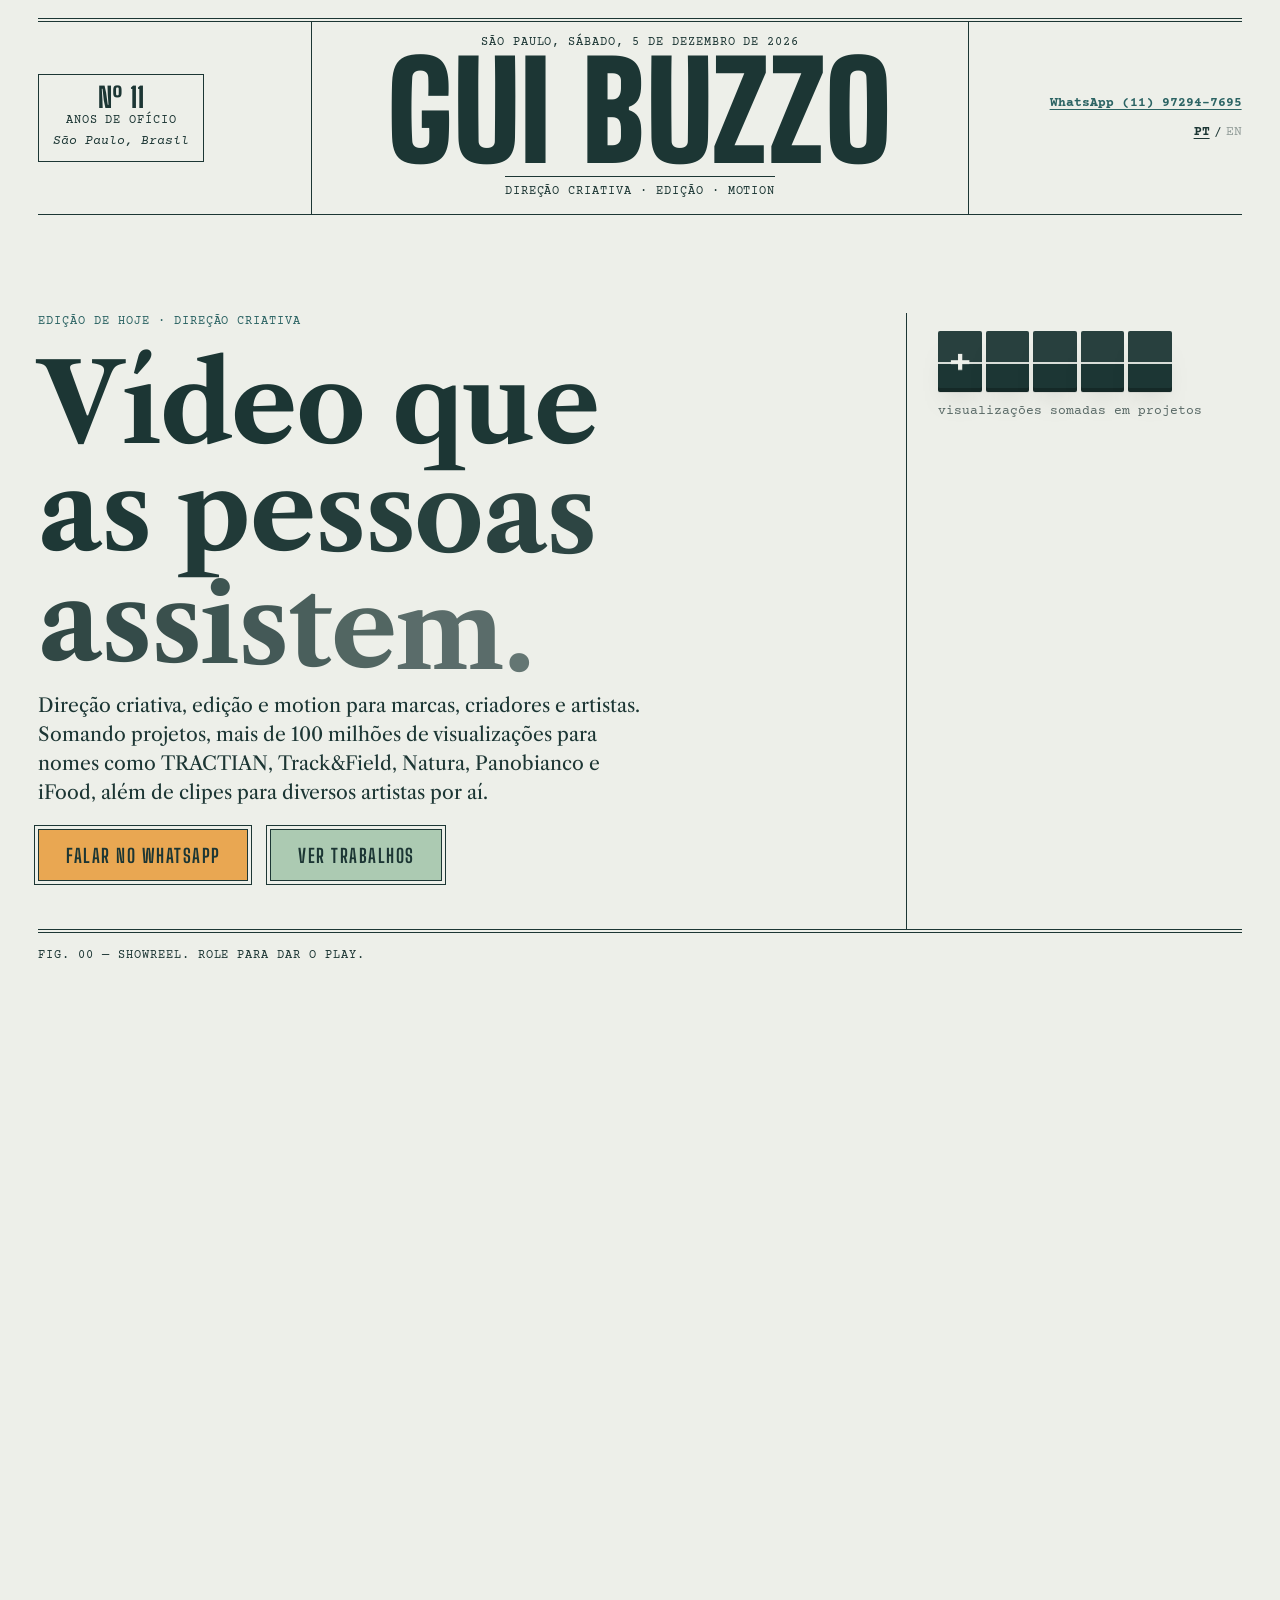
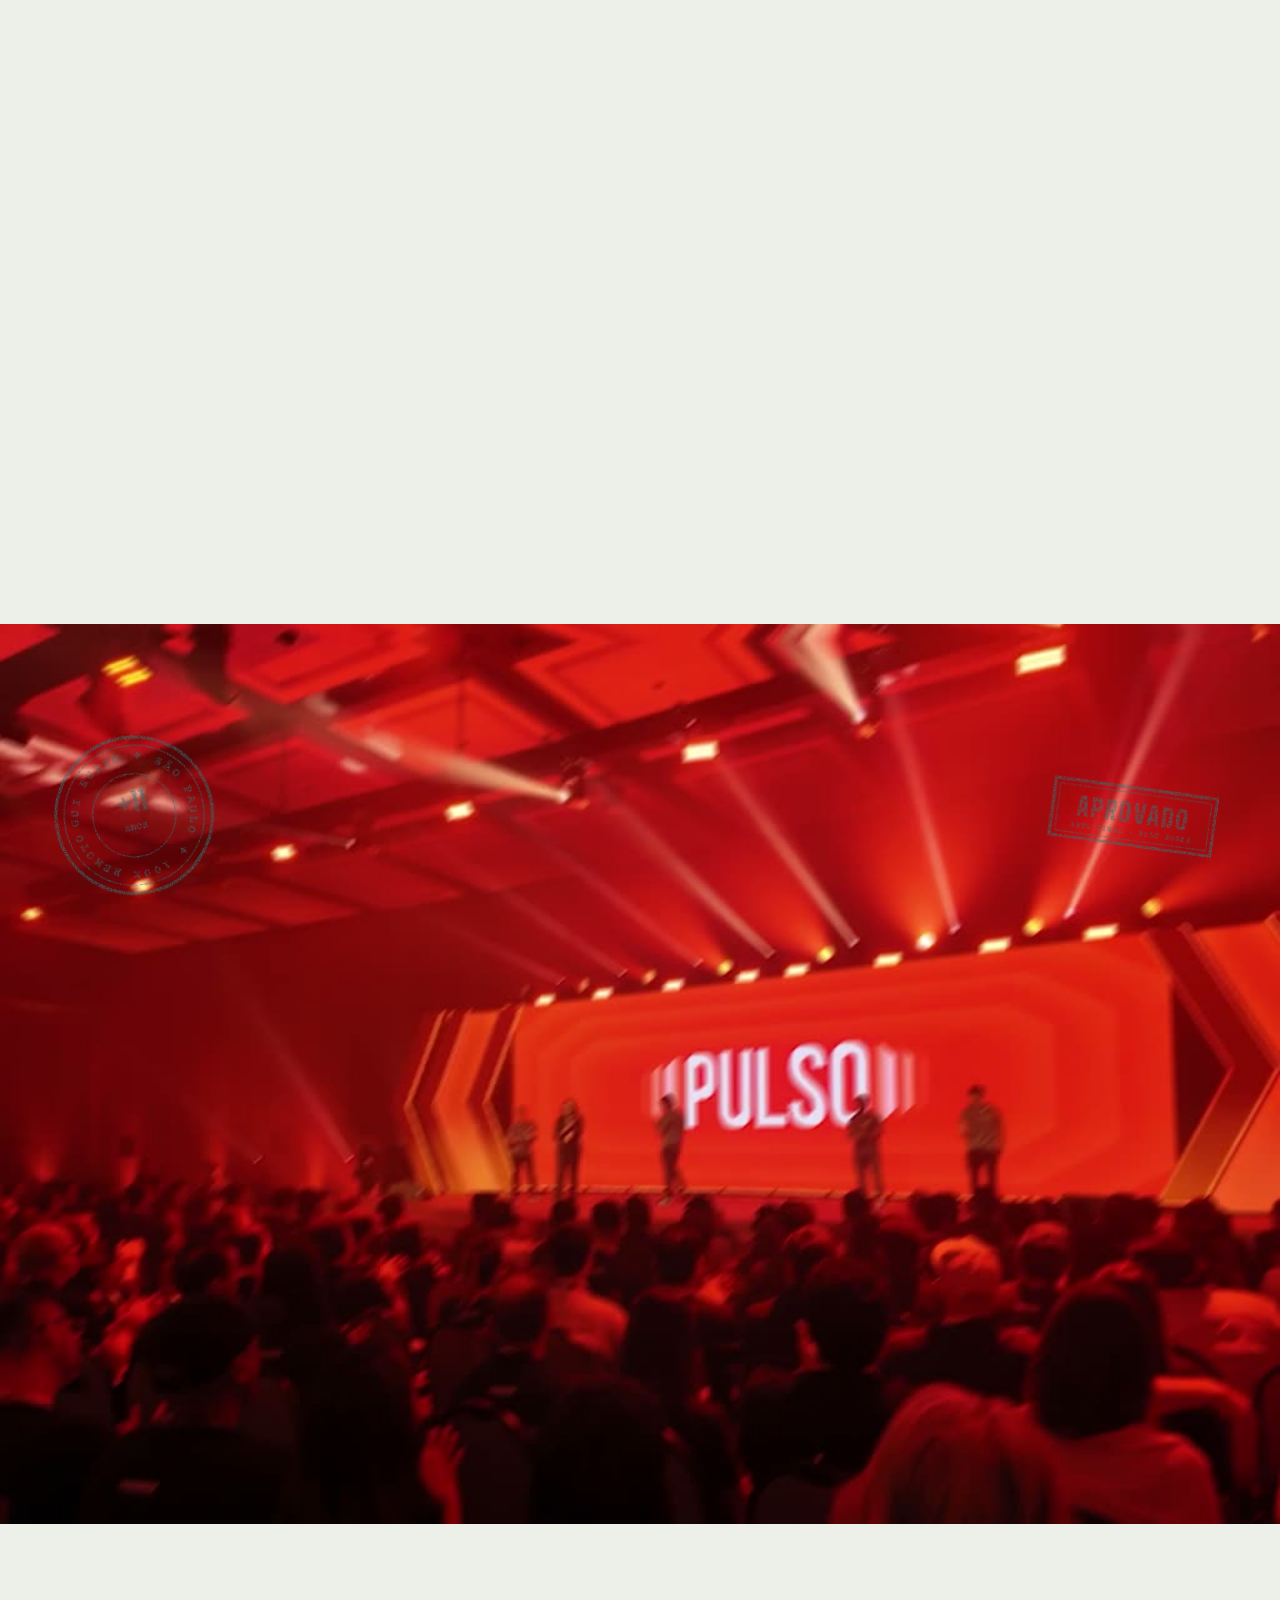
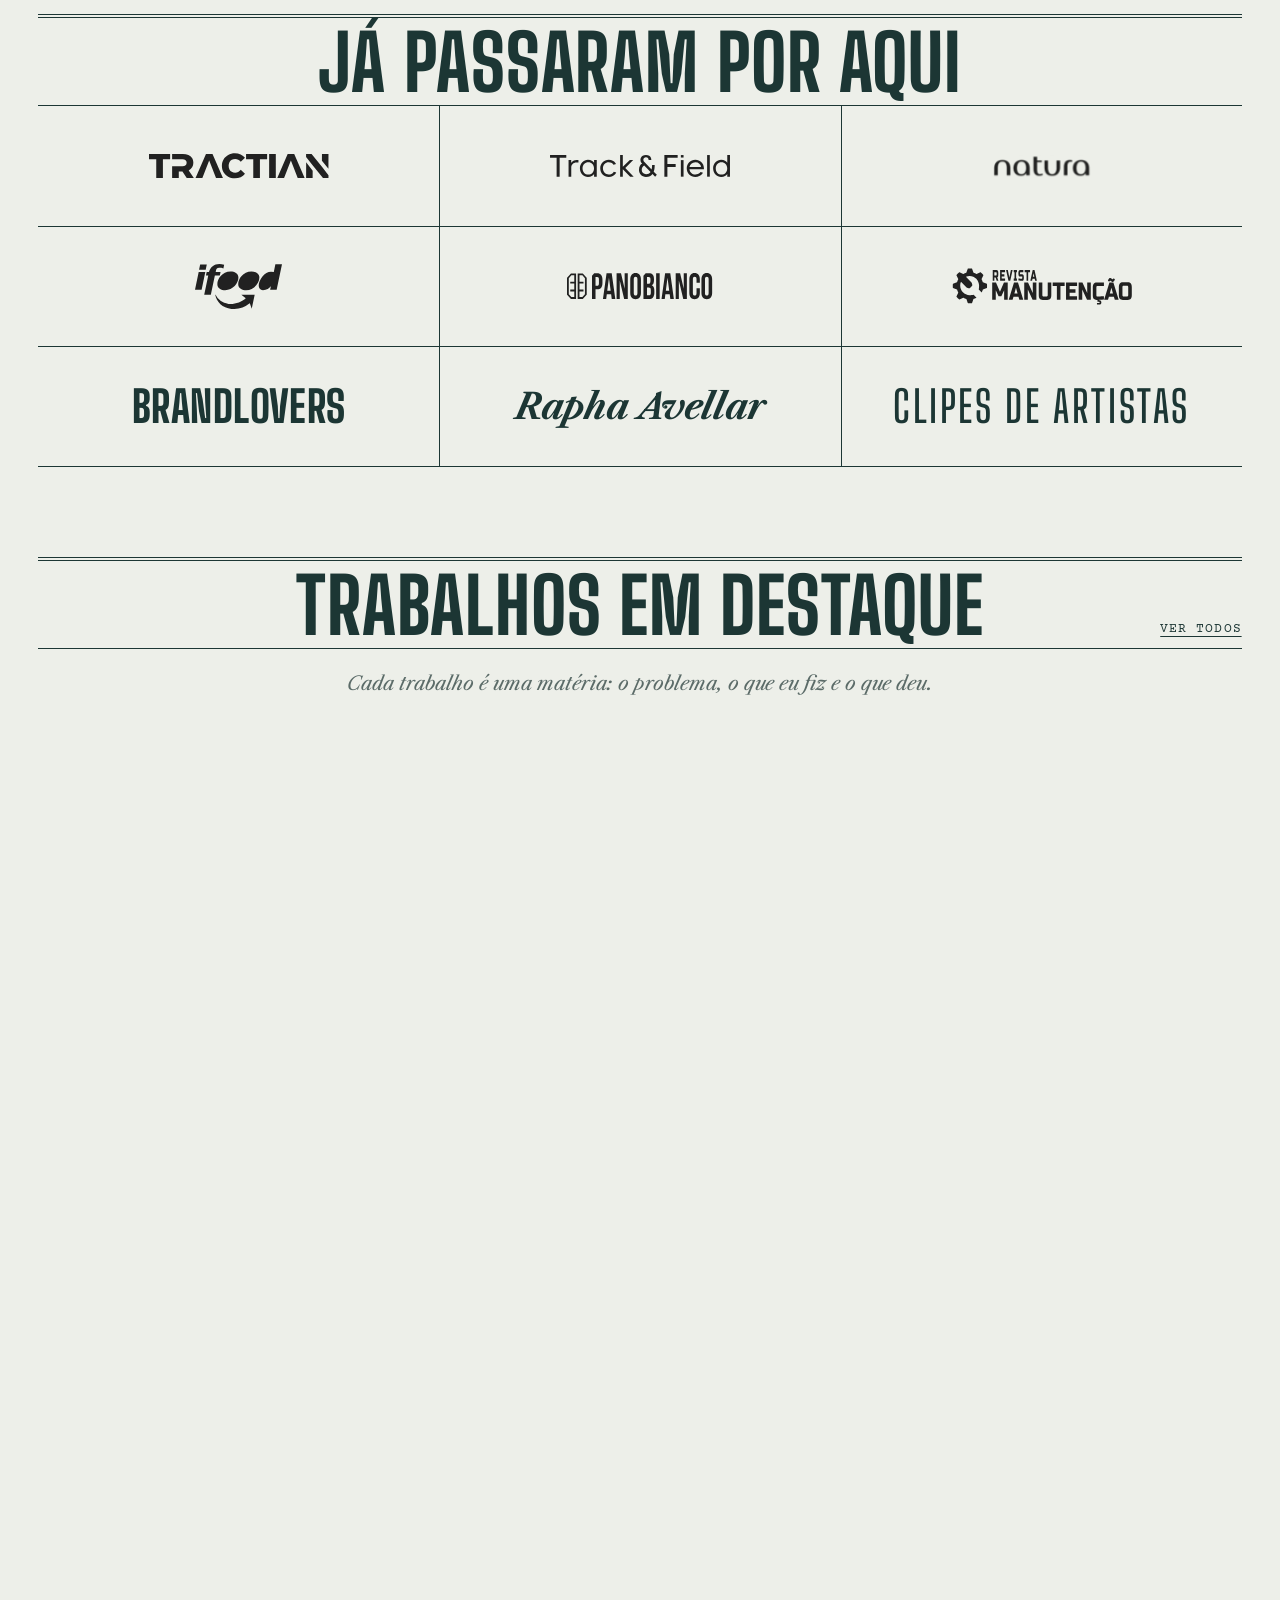
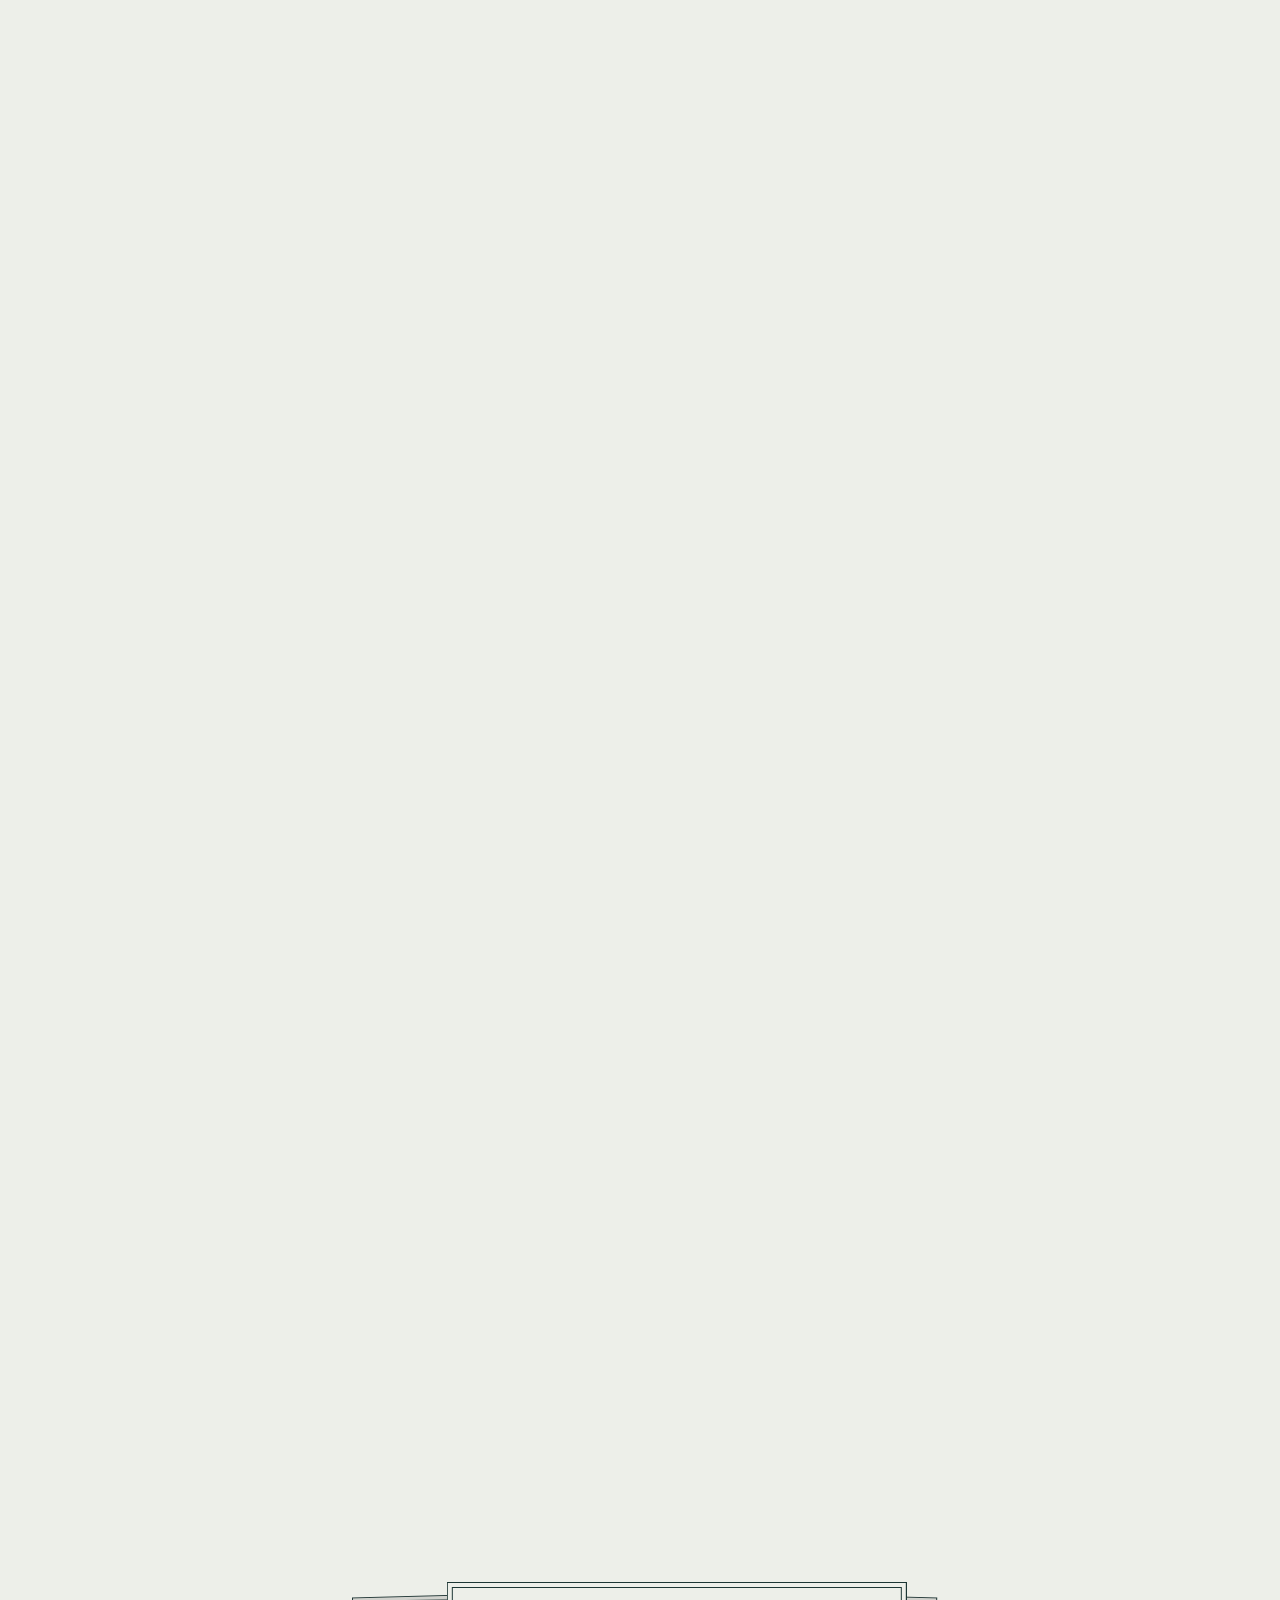
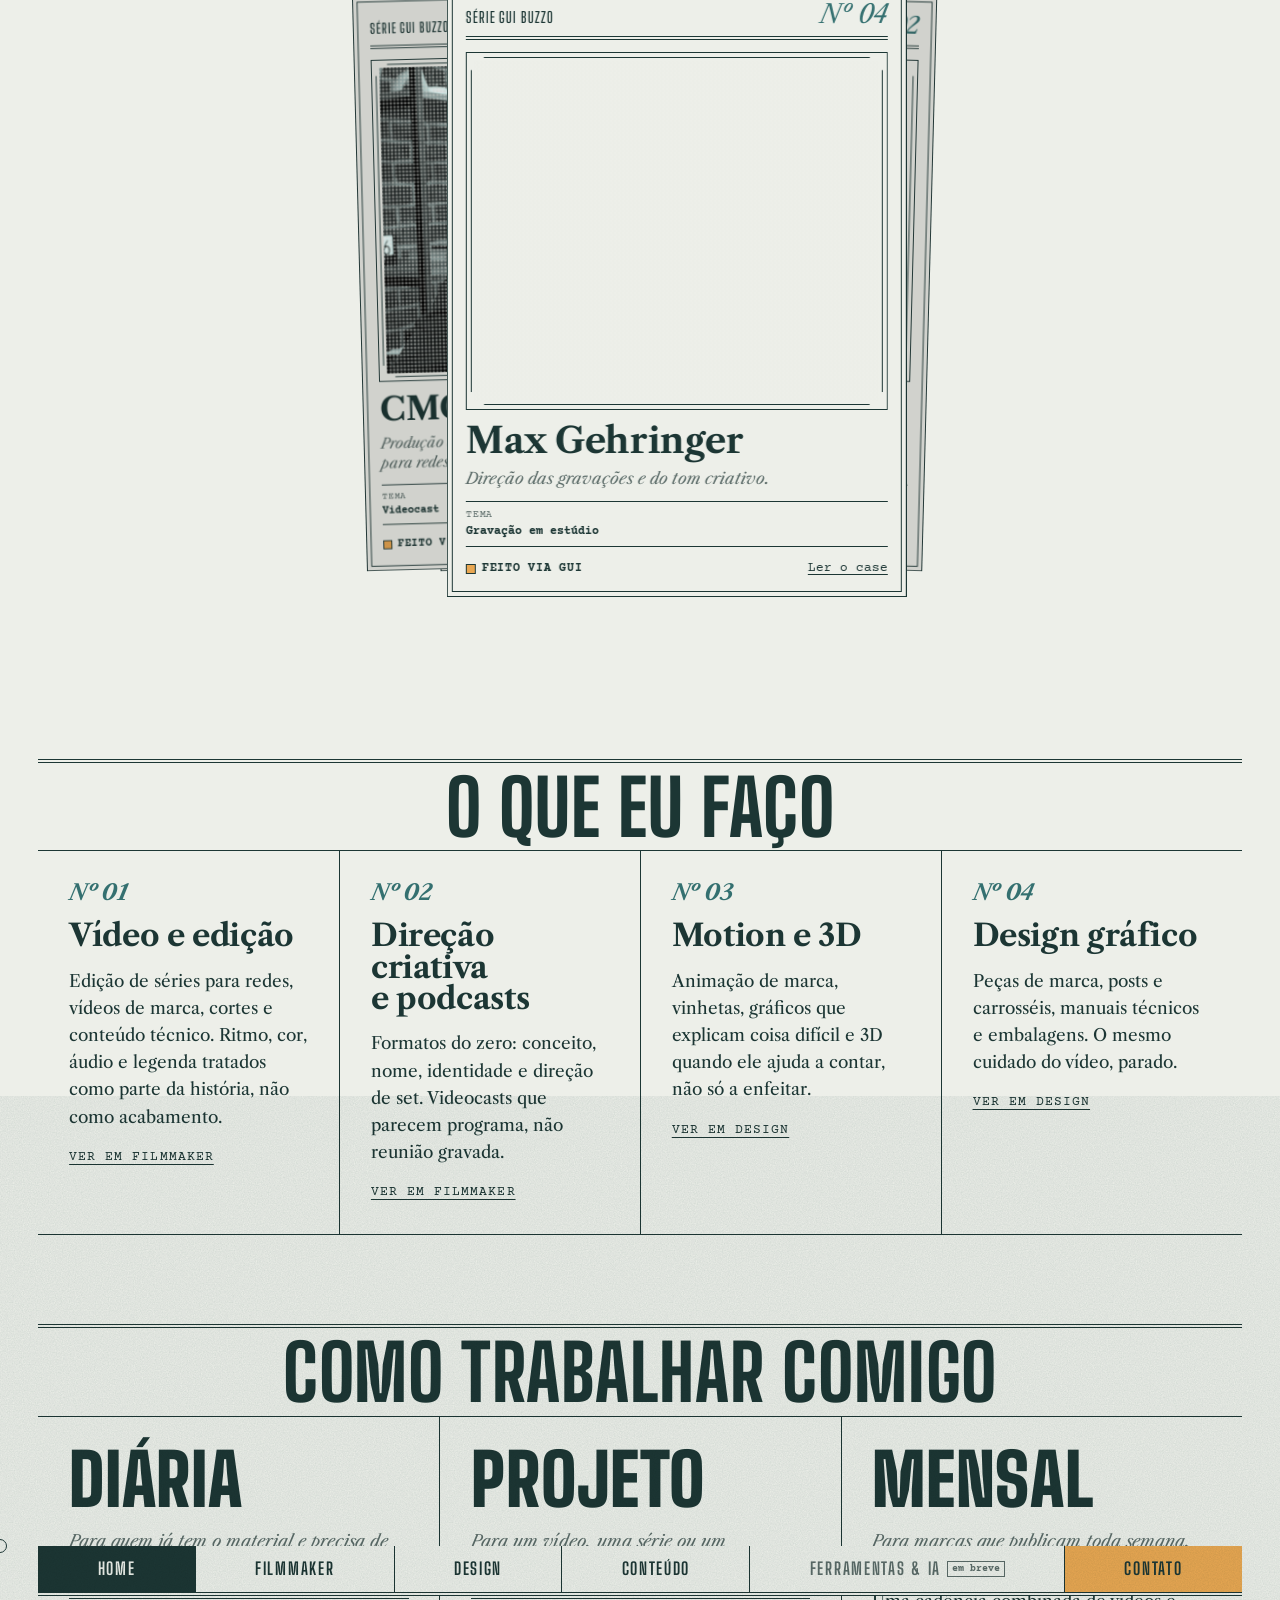
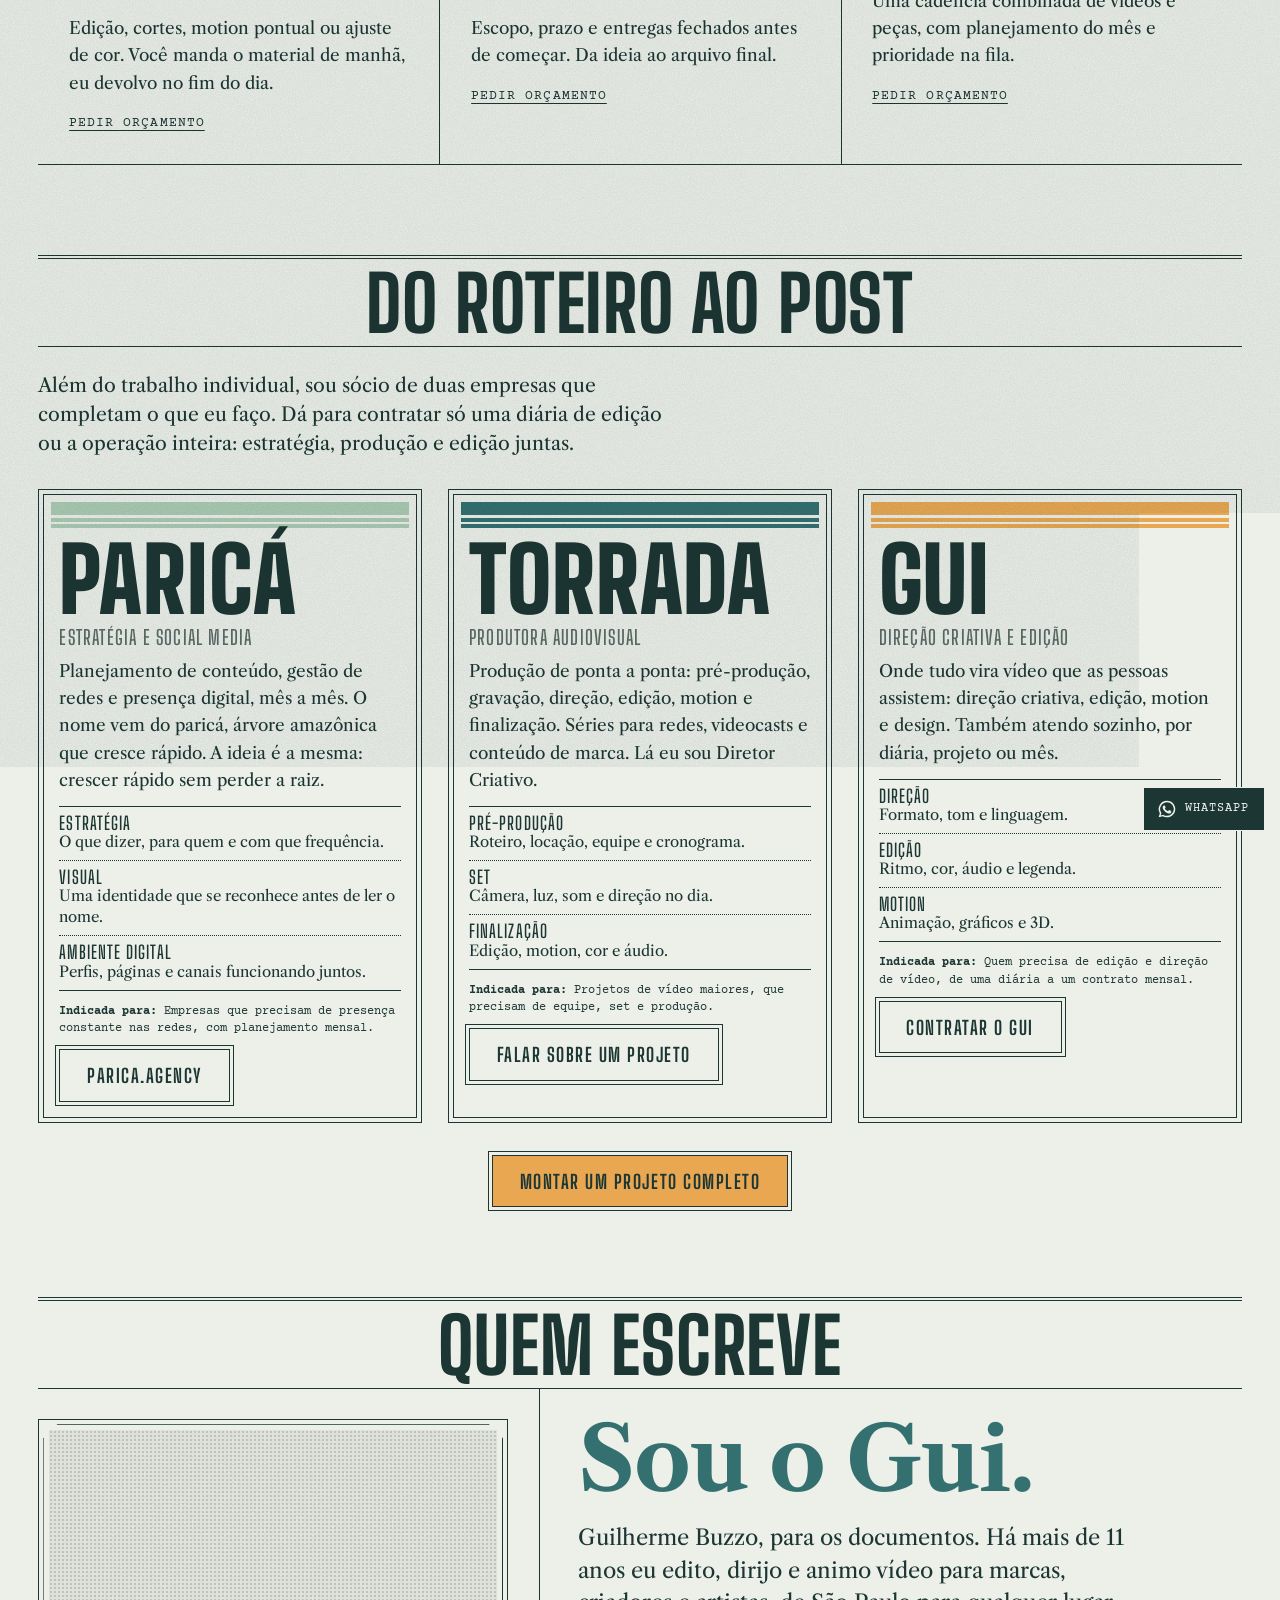
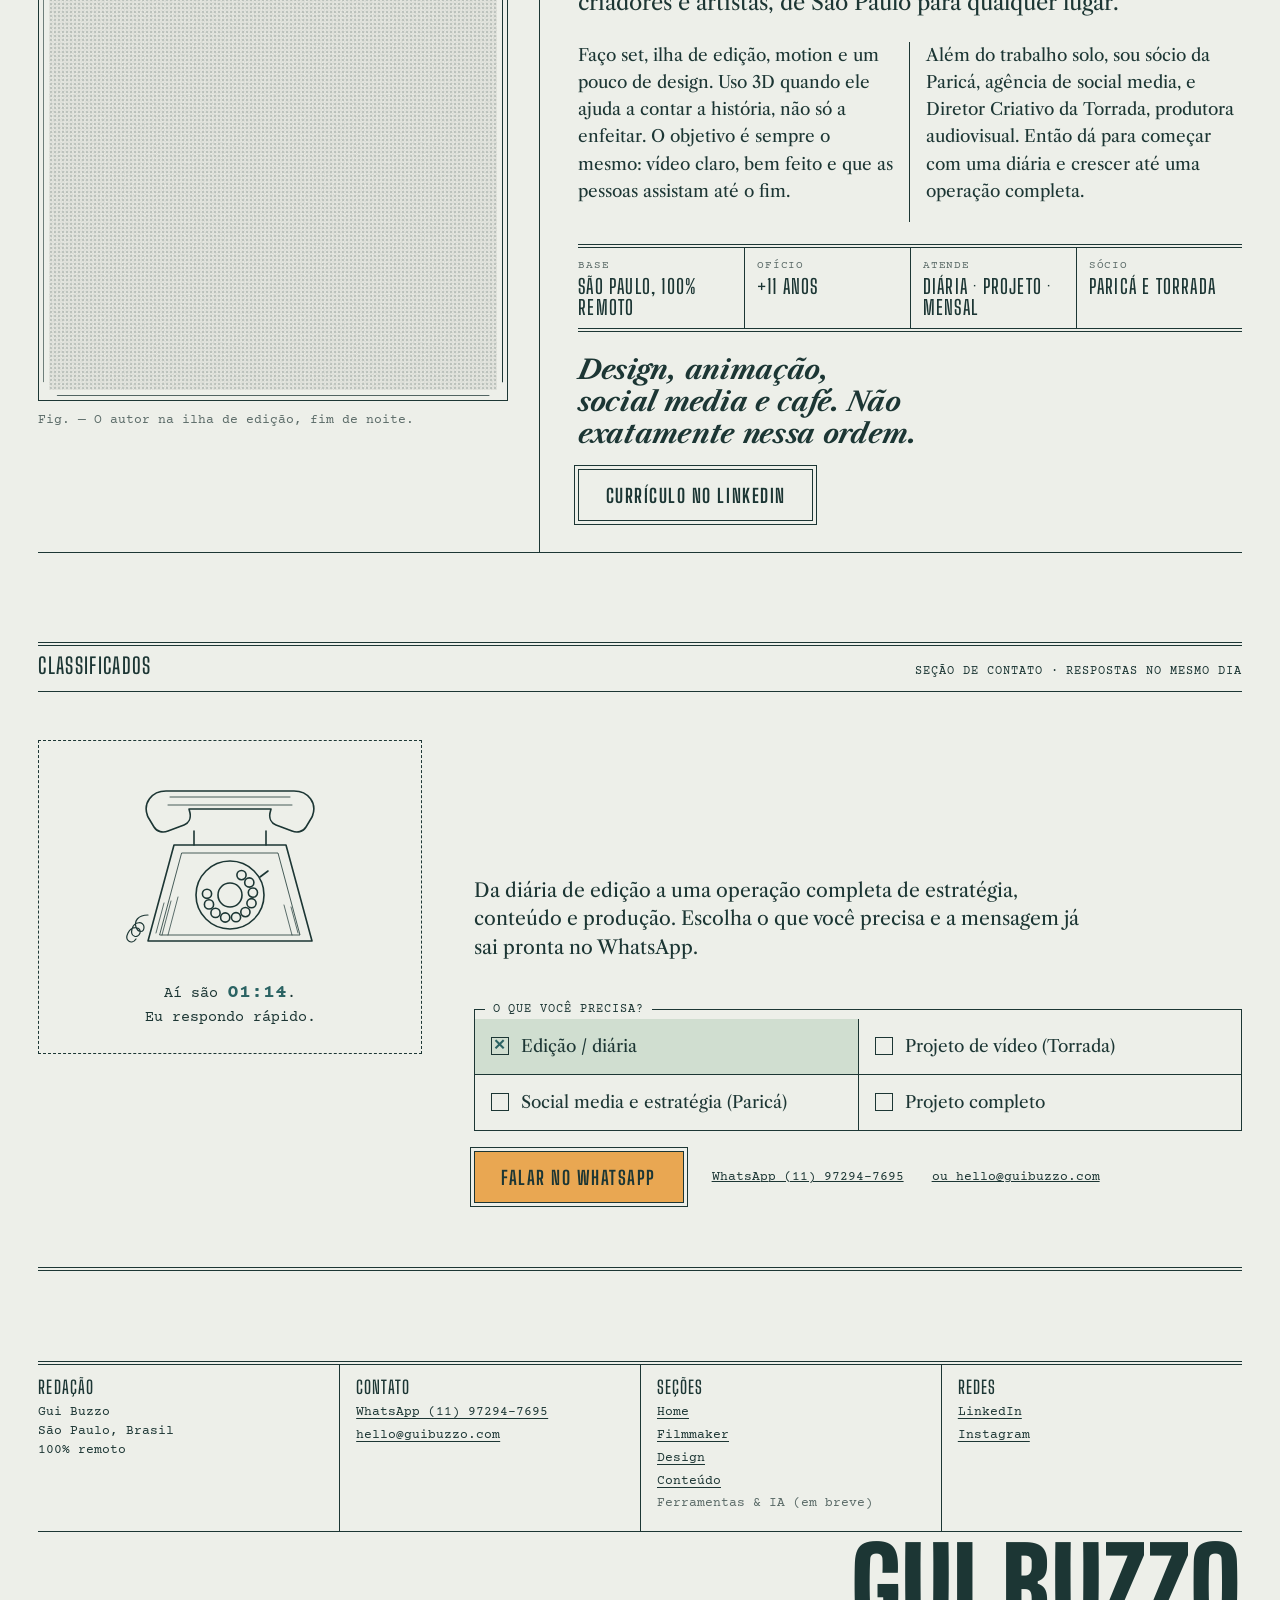
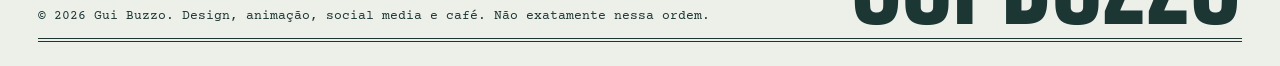
<file: about/index.html>
<!doctype html><title>Redirecting to: /#sobre</title><meta http-equiv="refresh" content="0;url=/#sobre"><meta name="robots" content="noindex"><link rel="canonical" href="https://guibuzzo.com/#sobre"><body>	<a href="/#sobre">Redirecting from <code>/about/</code> to <code>/#sobre</code></a></body>
</file>
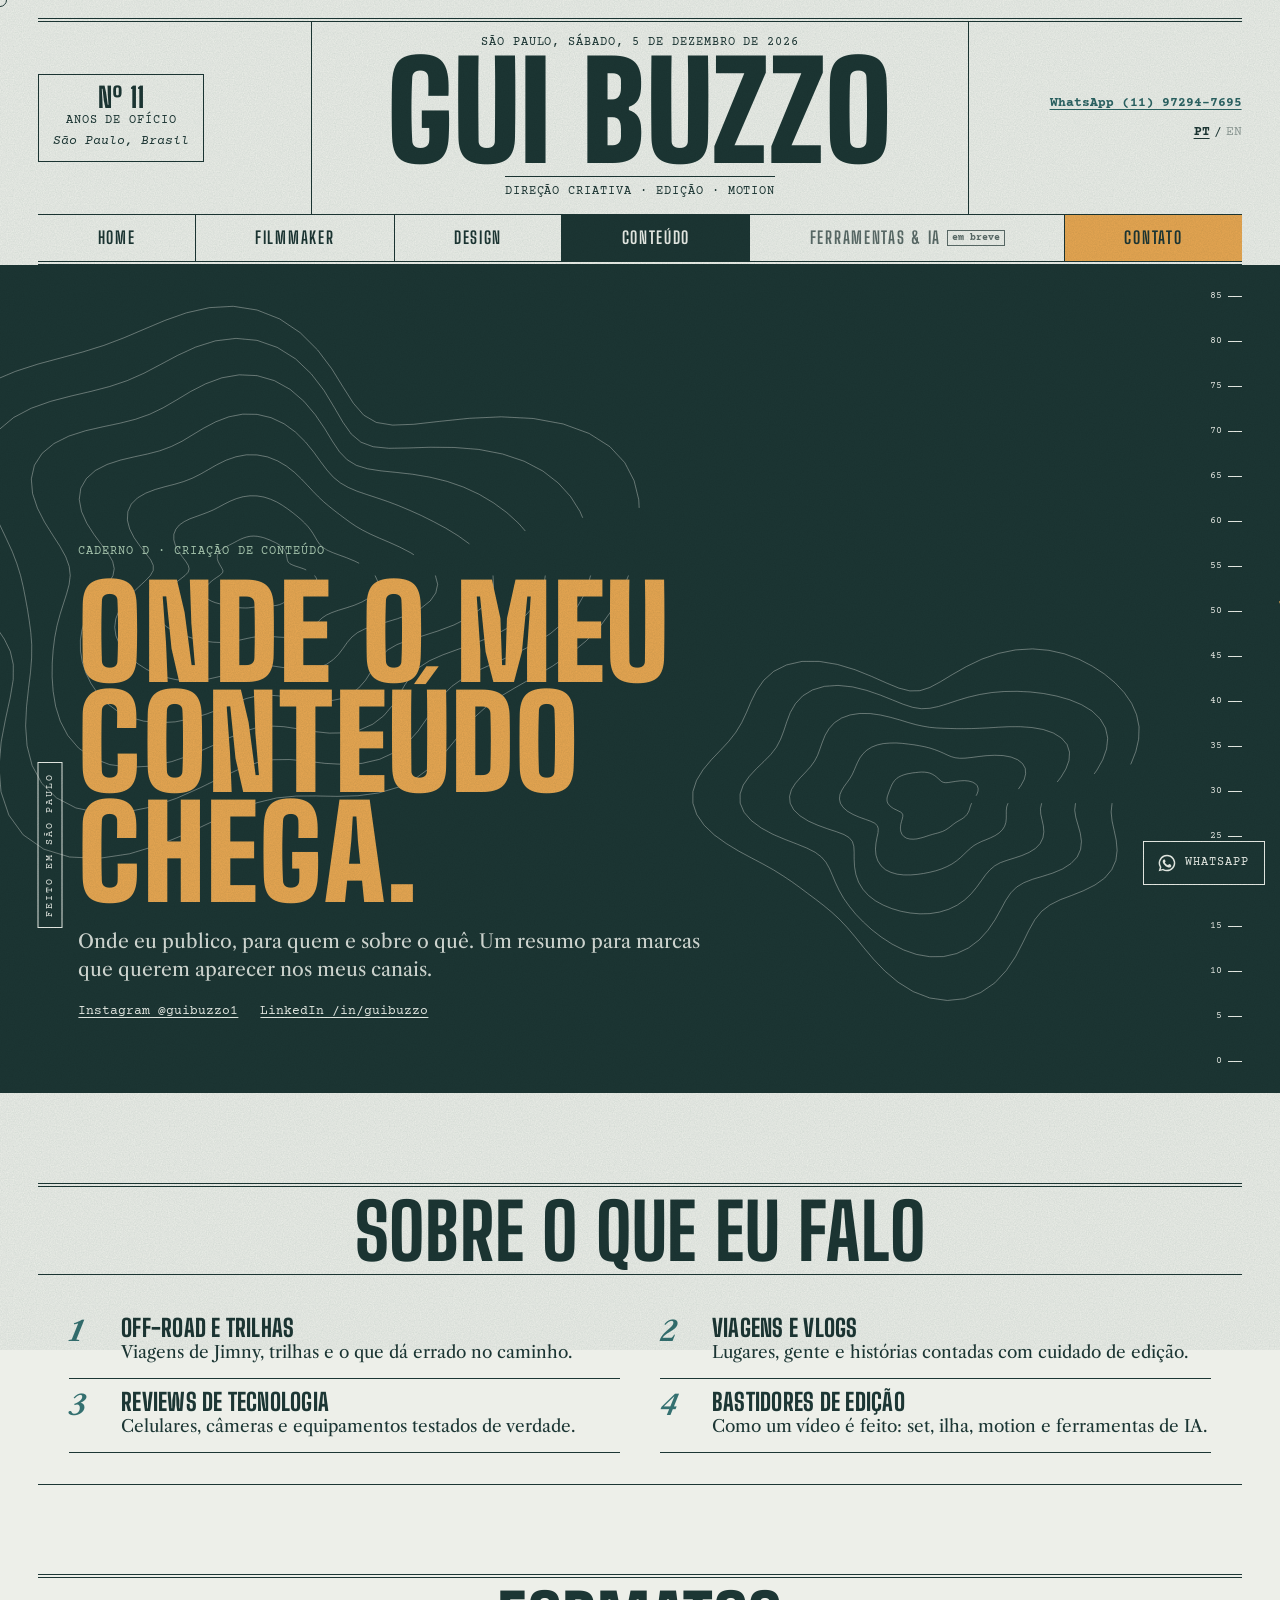
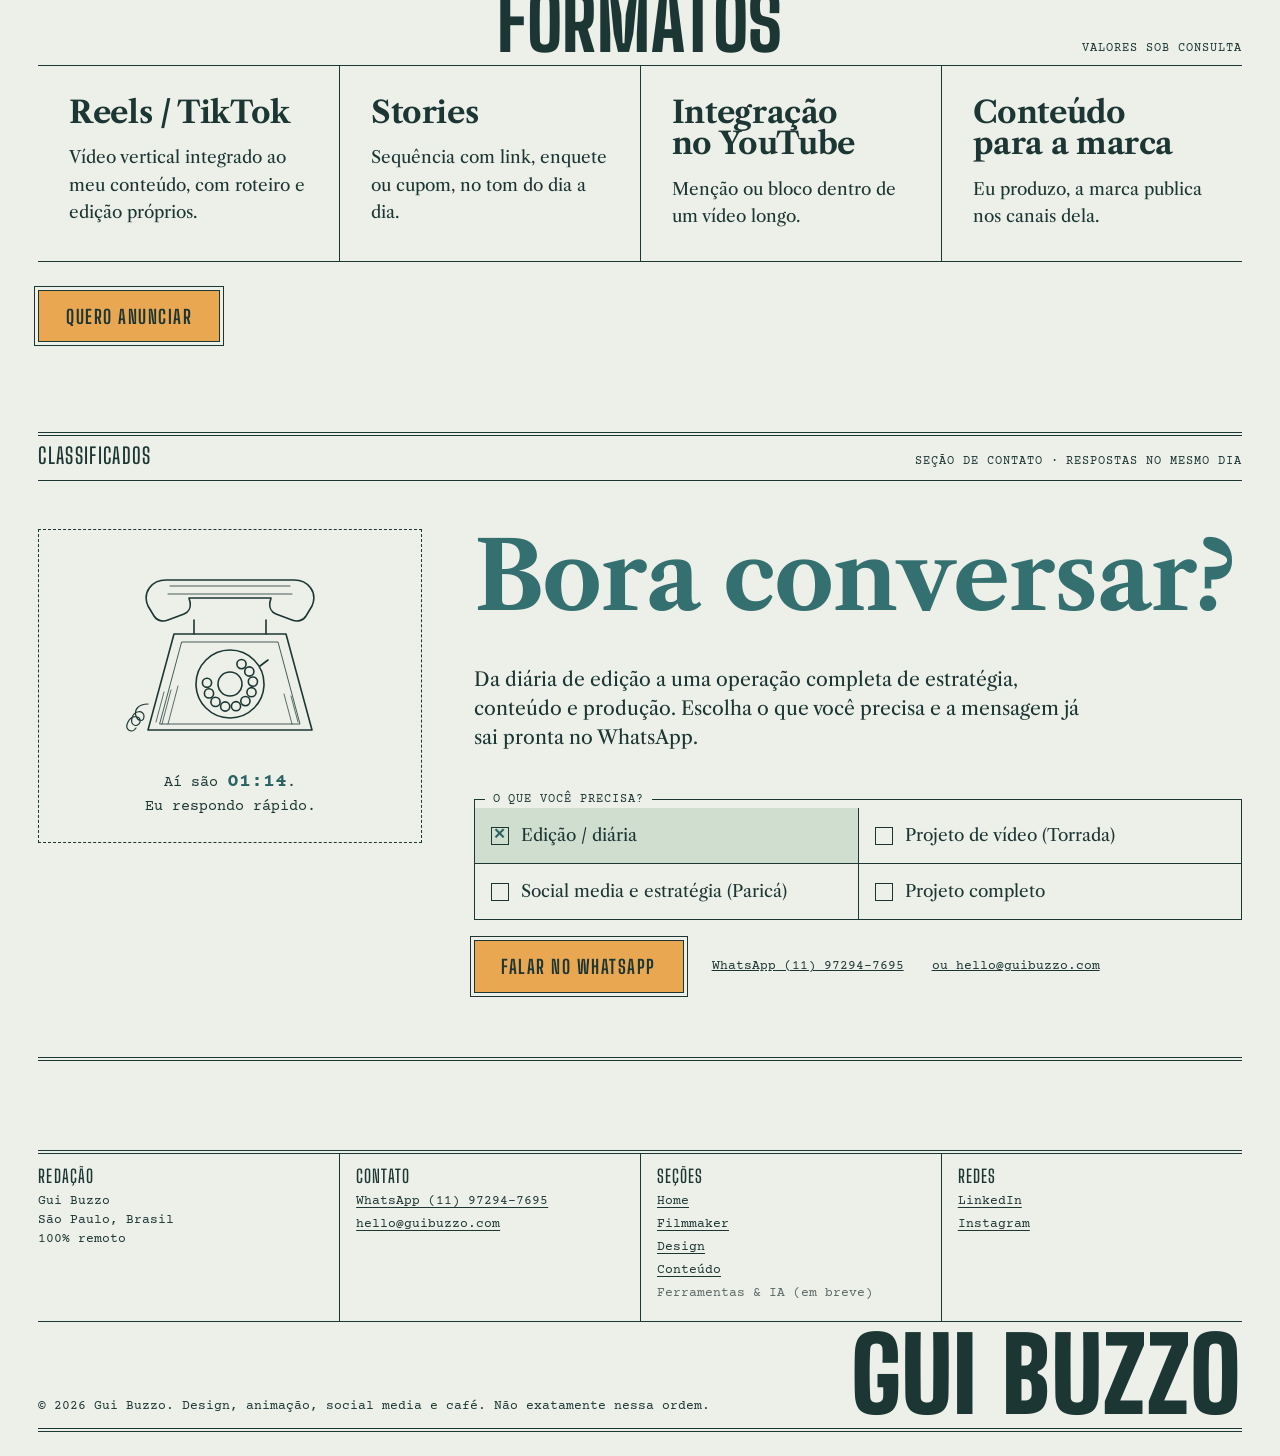
<file: conteudo/index.html>
<!DOCTYPE html><html lang="pt-BR" data-astro-cid-5hce7sga> <head><meta charset="utf-8"><meta name="viewport" content="width=device-width, initial-scale=1"><title>Criação de conteúdo e mídia kit · Gui Buzzo</title><meta name="description" content="Off-road, viagens, tecnologia e bastidores de edição. Formatos para marcas anunciarem nos canais de Gui Buzzo."><meta name="robots" content="index, follow, max-image-preview:large"><link rel="canonical" href="https://guibuzzo.com/conteudo/"><meta name="author" content="Guilherme Buzzo"><meta property="og:site_name" content="Gui Buzzo"><meta property="og:locale" content="pt_BR"><meta property="og:type" content="website"><meta property="og:url" content="https://guibuzzo.com/conteudo/"><meta property="og:title" content="Criação de conteúdo e mídia kit · Gui Buzzo"><meta property="og:description" content="Off-road, viagens, tecnologia e bastidores de edição. Formatos para marcas anunciarem nos canais de Gui Buzzo."><meta property="og:image" content="https://guibuzzo.com/og/conteudo.png"><meta property="og:image:width" content="1200"><meta property="og:image:height" content="630"><meta property="og:image:alt" content="Criação de conteúdo e mídia kit · Gui Buzzo"><meta name="twitter:card" content="summary_large_image"><meta name="twitter:title" content="Criação de conteúdo e mídia kit · Gui Buzzo"><meta name="twitter:description" content="Off-road, viagens, tecnologia e bastidores de edição. Formatos para marcas anunciarem nos canais de Gui Buzzo."><meta name="twitter:image" content="https://guibuzzo.com/og/conteudo.png"><meta name="theme-color" content="#EEF0EA"><link rel="icon" href="/favicon.svg" type="image/svg+xml"><link rel="apple-touch-icon" href="/apple-touch-icon.png"><link rel="sitemap" href="/sitemap-index.xml"><link rel="preconnect" href="https://fonts.googleapis.com"><link rel="preconnect" href="https://fonts.gstatic.com" crossorigin><link rel="stylesheet" href="https://fonts.googleapis.com/css2?family=Big+Shoulders+Display:wght@500..900&family=Courier+Prime:ital,wght@0,400;0,700;1,400&family=Libre+Caslon+Text:ital,wght@0,400;0,700;1,400&display=swap"><script>
    (function () {
      var h = new Date().getHours();
      document.documentElement.classList.add(h >= 5 && h < 12 ? 'manha' : h >= 12 && h < 17 ? 'dia' : h >= 17 && h < 20 ? 'tarde' : 'noite');
      try { if (sessionStorage.getItem('troca')) document.documentElement.classList.add('chegando'); } catch (e) {}
    })();
  </script><link rel="stylesheet" href="/_astro/_slug_.BlXoqWvO.css">
<style>.odo[data-astro-cid-mjonbpxh]{margin:0;display:inline-grid;gap:10px}.odo__janela[data-astro-cid-mjonbpxh]{display:inline-flex;align-items:center;gap:3px;padding:8px;background:var(--tinta);border-radius:2px;box-shadow:inset 0 0 0 3px var(--latte),var(--sombra);font-family:var(--f-mono);font-weight:700;font-size:clamp(30px,5vw,60px);line-height:1}.odo__cel[data-astro-cid-mjonbpxh]{height:1.15em;width:.8em;overflow:hidden;position:relative;background:linear-gradient(#fbfcf8,var(--papel) 45%,#cdd3c9);color:var(--tinta);border-radius:1px}.odo__cel[data-astro-cid-mjonbpxh]:last-child{background:linear-gradient(#5f9a99,var(--acento) 45%,#224d4d);color:var(--papel)}.odo__col[data-astro-cid-mjonbpxh]{display:flex;flex-direction:column;will-change:transform}.odo__col[data-astro-cid-mjonbpxh] span[data-astro-cid-mjonbpxh]{height:1.15em;display:grid;place-items:center}.odo__sep[data-astro-cid-mjonbpxh]{color:var(--papel);width:.35em;text-align:center}figcaption[data-astro-cid-mjonbpxh]{color:var(--latte)}
.classificado[data-astro-cid-dtrbqcbd]{border-top:var(--fio-duplo);border-bottom:var(--fio-duplo);padding-bottom:clamp(32px,5vw,64px)}.classificado__cab[data-astro-cid-dtrbqcbd]{display:flex;justify-content:space-between;flex-wrap:wrap;gap:8px;align-items:baseline;padding:10px 0;border-bottom:var(--fio);margin-bottom:clamp(24px,4vw,48px)}.classificado__cab[data-astro-cid-dtrbqcbd] .cab[data-astro-cid-dtrbqcbd]{font-size:22px}.classificado__grade[data-astro-cid-dtrbqcbd]{display:grid;grid-template-columns:minmax(240px,.8fr) 1.6fr;gap:clamp(24px,4vw,64px);align-items:start}.classificado__fone[data-astro-cid-dtrbqcbd]{padding:24px;display:grid;justify-items:center;gap:14px;text-align:center}.telefone[data-astro-cid-dtrbqcbd]{width:min(240px,100%);height:auto;color:var(--tinta)}.classificado__hora[data-astro-cid-dtrbqcbd]{margin:0;font-size:15px}.classificado__hora[data-astro-cid-dtrbqcbd] strong[data-astro-cid-dtrbqcbd]{color:var(--acento-texto);font-size:1.3em}.classificado__texto[data-astro-cid-dtrbqcbd]{display:grid;gap:20px}.classificado__texto[data-astro-cid-dtrbqcbd] h2[data-astro-cid-dtrbqcbd]{color:var(--acento)}.classificado__opcoes[data-astro-cid-dtrbqcbd]{border:var(--fio);margin:0;padding:0;display:grid;grid-template-columns:1fr 1fr}.classificado__opcoes[data-astro-cid-dtrbqcbd] legend[data-astro-cid-dtrbqcbd]{padding:0 8px;margin-left:10px}.opcao[data-astro-cid-dtrbqcbd]{display:flex;align-items:center;gap:12px;padding:14px 16px;cursor:pointer;border-top:var(--fio);font-size:17px}.opcao[data-astro-cid-dtrbqcbd]:nth-of-type(-n+2){border-top:0}.opcao[data-astro-cid-dtrbqcbd]:nth-of-type(2n){border-left:var(--fio)}.opcao[data-astro-cid-dtrbqcbd] input[data-astro-cid-dtrbqcbd]{position:absolute;opacity:0}.opcao__caixa[data-astro-cid-dtrbqcbd]{width:18px;height:18px;border:1.5px solid var(--tinta);flex:none;display:grid;place-items:center}.opcao[data-astro-cid-dtrbqcbd] input[data-astro-cid-dtrbqcbd]:checked+.opcao__caixa[data-astro-cid-dtrbqcbd]:after{content:"✕";font-family:var(--f-mono);font-weight:700;font-size:15px;line-height:1;color:var(--acento-texto)}.opcao[data-astro-cid-dtrbqcbd]:has(input:checked){background:color-mix(in srgb,var(--darlington) 45%,var(--papel))}.opcao[data-astro-cid-dtrbqcbd]:has(input:focus-visible){outline:2px solid var(--acento);outline-offset:-4px}.classificado__acoes[data-astro-cid-dtrbqcbd]{display:flex;flex-wrap:wrap;gap:18px 28px;align-items:center}@media(max-width:820px){.classificado__grade[data-astro-cid-dtrbqcbd],.classificado__opcoes[data-astro-cid-dtrbqcbd]{grid-template-columns:1fr}.opcao[data-astro-cid-dtrbqcbd]:nth-of-type(2){border-top:var(--fio)}.opcao[data-astro-cid-dtrbqcbd]:nth-of-type(2n){border-left:0}}
</style>
<link rel="stylesheet" href="/_astro/conteudo.CSiXKS3H.css"></head> <body data-astro-cid-5hce7sga> <a class="pular mono" href="#conteudo" data-astro-cid-5hce7sga>Pular para o conteúdo</a> <header class="mancheteira wrap" data-astro-cid-5hce7sga> <div class="mancheteira__grade" data-astro-cid-5hce7sga> <div class="mancheteira__lado mancheteira__lado--e" data-astro-cid-5hce7sga> <div class="caixa mancheteira__edicao" data-astro-cid-5hce7sga> <span class="cab" data-astro-cid-5hce7sga>Nº 11</span> <span class="mono mono--caixa" data-astro-cid-5hce7sga>anos de ofício</span> <span class="mono italico" data-astro-cid-5hce7sga>São Paulo, Brasil</span> </div> </div> <div class="mancheteira__centro" data-astro-cid-5hce7sga> <p class="mono mono--caixa mancheteira__data" data-data data-astro-cid-5hce7sga>São Paulo · edição de hoje</p> <a href="/" class="mancheteira__nome cab" aria-label="Gui Buzzo, início" data-astro-cid-5hce7sga>Gui Buzzo</a> <p class="mono mono--caixa mancheteira__sub" data-astro-cid-5hce7sga>Direção criativa · Edição · Motion</p> </div> <div class="mancheteira__lado mancheteira__lado--d" data-astro-cid-5hce7sga> <a class="mono mancheteira__zap" href="https://wa.me/5511972947695?text=Oi%2C%20Gui!%20Vim%20pelo%20site%20e%20quero%20conversar%20sobre%20um%20projeto." target="_blank" rel="noopener" data-astro-cid-5hce7sga>WhatsApp (11) 97294-7695</a> <div class="idioma mono" role="group" aria-label="Idioma" data-astro-cid-5hce7sga> <a href="/" aria-current="true" data-astro-cid-5hce7sga>PT</a><span aria-hidden="true" data-astro-cid-5hce7sga>/</span><span class="idioma__breve" lang="en" title="English version coming soon" data-astro-cid-5hce7sga>EN</span> </div> </div> </div> </header> <nav class="faixa-menu" aria-label="Principal" data-astro-cid-5hce7sga> <div class="wrap faixa-menu__in" data-astro-cid-5hce7sga> <a href="/" class="faixa-menu__marca cab" aria-hidden="true" tabindex="-1" data-astro-cid-5hce7sga>GB</a> <button class="faixa-menu__abrir cab" aria-expanded="false" aria-controls="menu-lista" data-astro-cid-5hce7sga>Menu</button> <ul id="menu-lista" class="faixa-menu__lista" data-astro-cid-5hce7sga> <li data-astro-cid-5hce7sga> <a class="faixa-menu__item" href="/" data-astro-cid-5hce7sga>Home</a> </li><li data-astro-cid-5hce7sga> <a class="faixa-menu__item" href="/filmmaker" data-astro-cid-5hce7sga>Filmmaker</a> </li><li data-astro-cid-5hce7sga> <a class="faixa-menu__item" href="/design" data-astro-cid-5hce7sga>Design</a> </li><li data-astro-cid-5hce7sga> <a class="faixa-menu__item" href="/conteudo" aria-current="page" data-astro-cid-5hce7sga>Conteúdo</a> </li><li data-astro-cid-5hce7sga> <span class="faixa-menu__item faixa-menu__item--breve" aria-disabled="true" data-astro-cid-5hce7sga>Ferramentas &amp; IA<small class="mono" data-astro-cid-5hce7sga>em breve</small></span> </li> <li data-astro-cid-5hce7sga><a class="faixa-menu__item faixa-menu__item--contato" href="/#contato" data-astro-cid-5hce7sga>Contato</a></li> </ul> </div> </nav> <main id="conteudo" data-astro-cid-5hce7sga>   <section class="mapa" aria-labelledby="c-titulo" data-mapa data-astro-cid-fnsqzj2e> <svg class="mapa__relevo" viewBox="0 0 1400 800" preserveAspectRatio="xMidYMid slice" aria-hidden="true" data-astro-cid-fnsqzj2e> <path d="M385.6 300.0L387.4 302.8L387.9 305.6L387.0 308.4L384.9 310.9L381.9 313.1L378.4 314.8L374.7 316.3L371.1 317.6L368.0 318.8L365.2 320.0L362.9 321.3L360.8 322.8L358.7 324.3L356.7 325.7L354.4 327.0L351.9 328.1L349.2 328.8L346.3 329.2L343.5 329.4L340.7 329.5L337.9 329.5L335.3 329.6L332.6 329.8L330.0 330.1L327.3 330.5L324.5 330.9L321.6 331.3L318.6 331.4L315.6 331.3L312.6 331.1L309.6 330.6L306.6 330.0L303.5 329.4L300.2 328.7L296.8 328.0L293.2 327.2L289.6 326.2L286.2 324.9L283.1 323.2L280.7 321.1L279.2 318.5L278.9 315.7L279.8 312.6L281.8 309.6L284.6 306.7L287.8 304.1L291.0 301.9L293.8 300.0L295.8 298.3L296.9 296.8L297.0 295.1L296.2 293.3L295.0 291.2L293.6 288.8L292.3 286.2L291.6 283.6L291.6 281.0L292.4 278.6L293.8 276.5L295.8 274.7L298.2 273.2L300.8 271.8L303.4 270.5L306.0 269.2L308.6 267.8L311.2 266.4L314.0 265.0L316.9 263.8L320.0 262.8L323.3 262.1L326.6 261.9L330.0 262.1L333.3 262.7L336.5 263.5L339.5 264.6L342.4 265.7L345.1 267.0L347.8 268.2L350.2 269.6L352.5 271.1L354.5 272.9L356.1 274.8L357.3 276.9L358.2 279.1L358.6 281.4L359.0 283.5L359.4 285.5L360.2 287.1L361.6 288.5L363.7 289.6L366.7 290.8L370.5 292.0L374.6 293.4L378.8 295.2L382.6 297.4Z" pathLength="1" data-astro-cid-fnsqzj2e></path><path d="M444.0 300.0L446.6 305.7L446.4 311.4L443.6 316.7L438.4 321.5L431.5 325.5L423.8 328.8L415.9 331.4L408.6 333.6L402.3 335.8L397.1 338.2L393.0 340.9L389.5 344.1L386.2 347.5L382.8 350.9L378.8 354.1L374.2 356.7L369.0 358.6L363.3 359.6L357.4 359.8L351.6 359.6L345.9 359.1L340.4 358.7L335.2 358.7L330.0 359.1L324.7 359.9L319.1 361.1L313.2 362.4L307.0 363.6L300.5 364.4L293.8 364.7L287.1 364.4L280.5 363.5L273.9 362.2L267.3 360.5L260.8 358.4L254.5 356.0L248.3 353.1L242.7 349.6L238.0 345.5L234.5 340.8L232.8 335.5L233.0 329.8L235.1 323.9L239.1 318.0L244.3 312.6L250.2 307.8L255.8 303.6L260.4 300.0L263.4 296.8L264.4 293.6L263.5 290.2L261.1 286.3L257.7 281.8L254.1 276.7L251.2 271.2L249.6 265.6L249.6 260.2L251.5 255.4L254.9 251.2L259.7 247.9L265.2 245.2L271.0 243.1L276.8 241.0L282.4 238.9L287.8 236.6L293.0 233.9L298.4 231.0L304.0 228.2L310.1 225.7L316.5 223.9L323.2 223.0L330.0 223.1L336.7 224.2L343.1 226.3L349.1 229.0L354.5 232.2L359.5 235.6L364.1 239.0L368.3 242.4L372.3 245.8L375.9 249.2L379.1 252.6L381.9 256.2L384.3 259.8L386.4 263.4L388.4 266.8L390.6 270.0L393.6 272.8L397.5 275.4L402.6 277.7L409.0 280.1L416.4 282.8L424.4 286.1L432.2 290.0L439.0 294.7Z" pathLength="1" data-astro-cid-fnsqzj2e></path><path d="M502.3 300.0L504.5 308.5L502.7 316.8L497.3 324.6L488.6 331.5L477.7 337.1L465.8 341.7L453.9 345.3L443.2 348.4L434.2 351.6L427.0 355.2L421.6 359.5L417.2 364.6L413.2 370.3L408.8 376.1L403.5 381.4L396.9 385.9L389.2 389.0L380.6 390.5L371.6 390.8L362.5 389.9L353.8 388.7L345.6 387.5L337.7 387.0L330.0 387.5L322.1 389.0L313.7 391.4L304.6 394.4L294.8 397.4L284.2 399.8L273.3 401.4L262.3 401.7L251.6 400.6L241.3 398.3L231.7 394.9L222.9 390.5L214.9 385.3L207.7 379.4L201.6 373.0L196.8 365.9L193.7 358.3L192.5 350.2L193.5 341.9L196.8 333.5L202.0 325.4L208.5 317.9L215.5 311.2L222.0 305.2L226.9 300.0L229.7 295.1L229.7 290.2L227.2 284.8L222.6 278.7L216.9 271.6L211.3 263.6L206.9 255.0L204.7 246.4L205.2 238.2L208.5 231.0L214.5 225.0L222.5 220.4L231.6 216.9L241.1 214.2L250.5 211.8L259.2 209.2L267.4 206.0L275.2 202.1L283.1 197.6L291.3 192.9L300.1 188.6L309.6 185.3L319.7 183.4L330.0 183.5L340.1 185.4L349.7 189.2L358.4 194.3L366.1 200.3L372.8 206.7L378.7 212.9L384.1 218.7L389.3 224.0L394.3 228.7L399.4 233.0L404.5 237.1L409.6 241.0L414.8 244.9L420.1 248.8L425.8 252.6L432.2 256.3L439.5 260.0L448.0 263.8L457.6 267.9L468.0 272.6L478.6 278.1L488.5 284.5L496.8 291.9Z" pathLength="1" data-astro-cid-fnsqzj2e></path><path d="M558.0 300.0L558.5 311.1L554.5 321.9L546.3 331.9L534.5 340.6L520.2 347.8L504.8 353.6L489.8 358.4L476.3 362.5L465.1 366.8L456.4 371.8L449.9 377.9L444.8 385.0L440.1 393.0L434.8 401.2L428.1 408.8L419.7 415.0L409.5 419.4L398.0 421.6L385.8 421.7L373.5 420.3L361.7 418.2L350.7 416.3L340.2 415.5L330.0 416.3L319.5 418.9L308.1 423.1L295.6 428.3L281.7 433.7L266.6 438.3L251.0 441.4L235.3 442.3L220.3 440.7L206.6 436.8L194.6 430.7L184.4 423.0L176.1 414.0L169.5 404.2L164.6 394.0L161.2 383.5L159.4 373.0L159.3 362.4L161.0 351.9L164.5 341.6L169.4 331.9L175.4 322.8L181.6 314.5L187.0 306.9L190.8 300.0L192.0 293.3L190.5 286.4L186.2 278.8L179.8 270.2L172.5 260.4L165.5 249.5L160.4 238.1L158.2 226.5L159.7 215.7L165.1 206.3L173.8 198.5L185.1 192.7L198.0 188.5L211.2 185.4L224.1 182.6L236.1 179.5L247.1 175.4L257.5 170.3L267.7 164.1L278.5 157.6L290.1 151.5L302.7 146.7L316.2 144.1L330.0 144.3L343.5 147.5L356.1 153.4L367.2 161.5L376.7 170.9L384.7 180.7L391.5 190.1L397.7 198.3L403.9 205.2L410.6 210.6L418.1 214.9L426.5 218.5L435.8 221.7L445.6 224.9L455.9 228.4L466.5 232.4L477.4 237.0L488.6 242.0L500.2 247.8L512.2 254.2L524.1 261.5L535.5 269.7L545.6 279.0L553.4 289.2Z" pathLength="1" data-astro-cid-fnsqzj2e></path><path d="M608.5 300.0L606.5 313.4L600.3 326.4L589.8 338.3L575.8 348.8L559.4 357.7L541.8 365.0L524.8 371.1L509.4 376.7L496.5 382.4L486.5 388.9L478.9 396.7L472.8 405.7L467.1 415.8L460.5 426.0L452.3 435.6L441.9 443.6L429.3 449.2L415.0 452.0L399.8 452.3L384.5 450.7L369.8 448.2L356.0 446.1L342.9 445.4L330.0 446.9L316.6 451.0L302.0 457.3L285.7 465.0L267.4 473.0L247.6 479.8L227.0 484.2L206.6 485.3L187.6 482.7L171.0 476.3L157.4 466.6L147.1 454.5L139.9 440.8L135.4 426.4L133.0 412.0L132.0 398.0L132.1 384.6L133.0 372.0L134.5 360.0L136.7 348.6L139.6 337.8L142.8 327.6L145.9 318.0L148.4 308.8L149.5 300.0L148.5 291.2L145.2 282.0L139.7 272.0L132.5 260.8L124.7 248.4L117.8 234.9L113.1 220.8L111.9 206.7L114.9 193.5L122.3 182.0L133.8 172.5L148.2 165.3L164.4 160.1L181.1 156.3L197.3 152.9L212.4 149.1L226.3 144.2L239.4 137.9L252.3 130.4L265.7 122.3L280.3 114.8L296.0 109.0L312.8 106.1L330.0 106.9L346.7 111.7L362.0 120.2L375.2 131.6L386.2 144.6L395.2 157.8L402.7 170.1L409.6 180.4L417.1 188.2L426.0 193.6L436.8 196.9L449.7 198.9L464.5 200.4L480.5 202.2L497.1 205.0L513.7 209.1L529.6 214.6L544.7 221.6L558.6 229.9L571.4 239.3L582.9 249.8L592.9 261.3L601.0 273.6L606.4 286.6Z" pathLength="1" data-astro-cid-fnsqzj2e></path><path d="M652.3 300.0L647.7 315.4L639.5 330.2L628.0 343.9L613.3 356.2L596.3 367.0L578.3 376.2L560.4 384.2L544.0 391.5L529.8 398.9L518.3 407.0L509.0 416.3L501.3 426.9L493.9 438.4L485.6 450.3L475.6 461.4L463.1 470.8L448.3 477.6L431.5 481.5L413.7 482.5L395.6 481.5L378.2 479.4L361.6 477.8L345.8 478.0L330.0 480.8L313.5 486.7L295.3 495.2L274.9 505.2L252.1 515.3L227.5 523.7L202.1 528.8L177.4 529.2L155.0 524.6L136.2 514.8L122.0 500.8L112.7 483.6L107.8 464.6L106.4 445.3L107.3 426.6L109.2 409.3L111.1 393.6L112.2 379.6L112.3 366.8L111.4 355.0L109.9 343.7L108.2 332.7L106.2 321.8L104.1 311.0L101.5 300.0L98.0 288.7L93.5 276.9L87.7 264.3L81.2 250.6L74.8 235.8L69.4 220.0L66.4 203.7L67.0 187.5L71.8 172.2L81.3 158.6L94.9 147.3L111.8 138.4L130.7 131.7L150.3 126.6L169.6 122.1L187.7 117.4L204.6 111.7L220.7 104.6L236.6 96.2L253.1 87.4L270.7 79.3L289.7 73.3L309.7 70.9L330.0 72.8L349.5 79.6L367.2 90.7L382.3 105.1L394.7 121.2L404.5 137.4L412.9 151.8L421.0 163.3L430.4 171.2L442.2 175.6L457.3 177.1L475.8 176.8L497.2 176.1L520.5 176.3L544.3 178.2L567.2 182.6L588.1 189.6L606.2 199.1L621.1 210.7L633.0 223.8L642.0 238.1L648.4 253.1L652.3 268.6L653.7 284.3Z" pathLength="1" data-astro-cid-fnsqzj2e></path><path d="M688.9 300.0L681.9 317.1L672.9 333.4L661.7 348.9L648.1 363.1L632.4 376.0L615.4 387.6L597.9 397.9L581.1 407.4L565.6 416.6L552.1 426.2L540.4 436.7L530.1 448.2L520.2 460.6L509.6 473.4L497.4 485.6L483.0 496.2L466.2 504.6L447.5 510.1L427.5 512.8L407.2 513.4L387.2 513.0L367.9 513.1L349.0 514.9L330.0 519.5L309.9 527.1L287.8 537.3L263.2 548.9L235.9 560.1L206.8 568.9L177.2 573.3L148.9 572.0L123.9 564.4L104.0 550.5L90.2 531.5L82.6 508.9L80.7 484.7L82.8 460.6L87.1 438.1L91.5 418.0L94.4 400.8L94.5 386.0L91.6 373.2L85.8 361.4L78.1 350.0L69.4 338.4L60.8 326.3L53.0 313.4L46.3 300.0L40.7 286.0L35.8 271.3L31.4 256.0L27.4 239.9L23.9 223.0L21.7 205.4L21.6 187.3L24.5 169.4L31.3 152.2L42.3 136.5L57.3 122.8L75.7 111.6L96.5 102.8L118.4 95.7L140.4 89.8L161.7 84.0L182.0 77.7L201.5 70.3L221.0 62.0L240.9 53.6L261.8 46.2L284.0 41.2L307.0 39.9L330.0 43.5L351.9 52.1L371.7 65.4L388.5 82.1L402.2 100.3L413.3 118.2L423.1 133.6L433.1 145.1L445.2 152.1L461.0 154.7L481.4 153.9L506.3 151.1L535.1 148.1L565.9 146.7L596.9 148.3L625.8 153.6L650.9 162.8L670.9 175.5L685.3 191.0L694.3 208.4L698.8 226.8L699.7 245.5L697.9 264.1L694.3 282.3Z" pathLength="1" data-astro-cid-fnsqzj2e></path><path d="M1020.4 520.0L1019.6 521.9L1018.9 523.8L1018.4 525.7L1017.8 527.5L1016.9 529.3L1015.8 531.0L1014.4 532.6L1012.7 534.0L1010.9 535.3L1008.9 536.4L1007.0 537.5L1005.2 538.6L1003.5 539.8L1001.8 541.1L1000.2 542.4L998.5 543.7L996.6 545.0L994.6 546.2L992.5 547.2L990.1 548.0L987.7 548.8L985.2 549.4L982.7 550.1L980.0 550.9L977.2 551.8L974.2 552.8L970.9 553.7L967.5 554.5L964.0 554.8L960.6 554.6L957.5 553.8L954.9 552.2L953.0 549.9L951.9 547.1L951.6 544.0L951.9 540.8L952.6 537.8L953.4 535.1L953.9 532.9L953.9 531.2L953.3 529.8L951.9 528.6L949.9 527.6L947.5 526.4L945.0 525.2L942.7 523.6L940.8 521.9L939.4 520.0L938.7 518.0L938.6 516.0L938.9 513.9L939.5 512.0L940.2 510.0L941.0 508.0L941.8 506.0L942.6 504.0L943.5 501.9L944.7 499.9L946.1 498.0L947.9 496.2L950.1 494.7L952.5 493.5L955.2 492.5L958.0 491.7L960.8 491.2L963.6 490.7L966.4 490.4L969.2 490.1L971.9 489.9L974.7 490.0L977.4 490.3L980.0 490.9L982.5 492.0L984.7 493.3L986.7 494.9L988.5 496.5L990.1 498.0L991.6 499.2L993.3 499.9L995.4 500.2L998.0 500.0L1001.2 499.5L1005.0 498.9L1009.2 498.4L1013.5 498.2L1017.6 498.6L1021.2 499.6L1024.1 501.2L1025.9 503.2L1026.7 505.7L1026.6 508.3L1025.7 510.9L1024.4 513.5L1023.0 515.8L1021.6 518.0Z" pathLength="1" data-astro-cid-fnsqzj2e></path><path d="M1055.6 520.0L1054.3 523.6L1053.9 527.2L1053.9 530.9L1053.9 534.7L1053.5 538.5L1052.3 542.2L1050.2 545.6L1047.0 548.7L1043.1 551.3L1038.8 553.4L1034.3 555.3L1030.0 557.0L1026.1 558.9L1022.5 561.0L1019.3 563.5L1016.1 566.4L1012.9 569.5L1009.5 572.7L1005.6 575.9L1001.3 578.8L996.5 581.3L991.3 583.5L985.8 585.3L980.0 586.7L974.0 587.9L967.8 588.8L961.4 589.3L954.9 589.3L948.6 588.6L942.6 586.9L937.2 584.3L932.9 580.5L929.8 575.7L928.0 570.2L927.5 564.3L928.0 558.5L929.0 553.1L930.0 548.4L930.2 544.6L929.3 541.7L926.9 539.4L923.0 537.5L917.8 535.6L911.9 533.5L905.9 530.9L900.5 527.8L896.3 524.1L893.6 520.0L892.7 515.8L893.2 511.5L895.0 507.5L897.4 503.6L900.1 499.9L902.7 496.3L904.9 492.6L906.7 488.7L908.4 484.6L910.3 480.4L912.5 476.2L915.5 472.2L919.2 468.7L923.9 465.8L929.3 463.7L935.1 462.4L941.3 461.9L947.5 461.8L953.5 462.2L959.3 462.9L964.9 463.6L970.1 464.5L975.2 465.5L980.0 466.7L984.6 468.2L988.9 469.8L993.0 471.6L996.9 473.4L1000.6 475.0L1004.6 476.1L1008.9 476.6L1013.9 476.5L1019.8 475.9L1026.6 475.0L1034.3 474.1L1042.6 473.7L1050.8 474.0L1058.5 475.4L1064.9 478.0L1069.6 481.7L1072.2 486.3L1072.6 491.6L1071.2 497.1L1068.3 502.5L1064.8 507.5L1061.1 512.1L1057.9 516.2Z" pathLength="1" data-astro-cid-fnsqzj2e></path><path d="M1088.1 520.0L1086.9 525.2L1087.2 530.5L1088.4 536.0L1089.7 541.8L1090.2 547.7L1089.3 553.5L1086.6 559.0L1082.1 563.7L1076.0 567.5L1068.9 570.6L1061.6 573.0L1054.5 575.2L1048.1 577.5L1042.7 580.5L1038.1 584.4L1033.9 589.2L1029.8 594.9L1025.3 601.1L1020.1 607.4L1013.8 613.4L1006.5 618.5L998.2 622.5L989.3 625.2L980.0 626.7L970.5 626.9L961.1 626.1L952.0 624.4L943.2 621.8L934.9 618.4L927.3 614.2L920.7 609.1L915.3 603.1L911.2 596.3L908.6 588.9L907.3 581.4L906.9 574.2L906.9 567.5L906.6 561.7L905.2 557.0L902.1 553.3L897.1 550.3L890.0 547.6L881.4 544.8L872.0 541.4L862.7 537.3L854.6 532.2L848.5 526.4L845.1 520.0L844.5 513.4L846.3 507.0L850.1 500.9L855.0 495.2L860.1 489.9L864.8 484.7L868.7 479.3L871.6 473.7L873.9 467.5L876.2 461.0L878.9 454.3L882.7 447.9L887.9 442.2L894.8 437.7L903.1 434.7L912.4 433.3L922.4 433.4L932.4 434.8L941.9 437.0L950.9 439.5L959.0 442.0L966.5 444.1L973.4 445.6L980.0 446.7L986.4 447.3L992.9 447.6L999.4 447.8L1006.1 448.0L1013.0 448.0L1020.3 447.9L1028.2 447.6L1036.8 447.2L1046.2 446.6L1056.5 446.1L1067.5 446.1L1078.7 446.9L1089.6 448.8L1099.4 452.2L1107.2 457.0L1112.6 463.3L1115.0 470.7L1114.5 478.7L1111.5 486.9L1106.7 494.9L1101.0 502.2L1095.5 508.7L1091.0 514.6Z" pathLength="1" data-astro-cid-fnsqzj2e></path><path d="M1120.8 520.0L1120.0 526.8L1121.1 533.8L1123.2 541.1L1125.4 548.9L1126.5 556.8L1125.7 564.7L1122.4 572.0L1116.4 578.3L1108.3 583.5L1098.8 587.5L1088.8 590.7L1079.3 593.5L1070.9 596.8L1063.9 601.0L1058.2 606.7L1053.3 614.0L1048.5 622.9L1043.0 632.7L1036.2 642.7L1027.8 652.0L1017.5 659.8L1005.8 665.3L993.1 668.2L980.0 668.3L967.1 666.1L954.8 661.8L943.5 656.1L933.2 649.4L924.0 642.3L915.8 634.8L908.5 627.3L902.3 619.7L896.9 612.1L892.5 604.4L888.9 596.9L885.9 589.7L883.0 583.0L879.6 577.0L875.2 571.9L869.2 567.4L861.3 563.4L851.5 559.4L840.3 555.1L828.5 550.1L817.2 544.0L807.5 536.8L800.5 528.7L796.8 520.0L796.7 511.1L799.8 502.4L805.4 494.3L812.4 486.7L819.7 479.7L826.4 472.9L831.8 465.9L835.8 458.3L838.9 450.2L841.8 441.4L845.2 432.4L850.2 423.8L857.2 416.3L866.6 410.6L878.2 407.1L891.3 406.2L905.2 407.6L919.0 411.0L932.1 415.5L943.9 420.2L954.3 424.4L963.5 427.4L971.9 428.7L980.0 428.3L988.3 426.6L997.1 423.9L1006.7 420.7L1017.0 417.6L1028.1 415.0L1039.8 413.1L1051.8 412.1L1064.3 411.9L1076.9 412.5L1089.8 414.0L1102.6 416.5L1115.0 420.0L1126.6 424.8L1136.7 430.9L1144.6 438.5L1149.8 447.4L1151.9 457.2L1150.8 467.6L1147.1 478.0L1141.5 488.0L1134.9 497.2L1128.7 505.5L1123.8 513.0Z" pathLength="1" data-astro-cid-fnsqzj2e></path><path d="M1156.1 520.0L1155.2 528.5L1156.1 537.2L1158.1 546.2L1160.1 555.7L1161.0 565.5L1159.8 575.2L1155.8 584.2L1149.0 592.3L1139.6 599.0L1128.6 604.5L1117.1 609.1L1106.0 613.3L1096.2 618.2L1088.1 624.4L1081.5 632.5L1075.7 642.8L1069.8 654.9L1062.9 668.2L1054.0 681.5L1042.8 693.6L1029.1 703.0L1013.6 708.9L996.9 710.6L980.0 708.2L963.9 702.0L949.3 692.9L936.5 682.1L925.5 670.6L916.1 659.4L907.8 649.1L900.1 640.0L892.6 632.1L885.1 625.2L877.5 618.9L869.9 613.0L862.2 607.3L854.5 601.5L846.6 595.8L838.2 590.2L829.1 584.5L818.9 578.8L807.7 572.9L795.6 566.4L783.4 559.0L771.8 550.7L762.0 541.3L754.8 530.9L751.1 520.0L751.1 508.9L754.6 498.0L760.9 487.7L768.9 478.1L777.5 469.1L785.6 460.4L792.6 451.5L798.2 442.3L802.9 432.3L807.3 421.9L812.6 411.2L819.6 401.2L829.2 392.6L841.6 386.4L856.5 383.0L873.2 383.0L890.7 385.9L907.9 391.1L923.8 397.5L938.0 403.8L950.1 408.8L960.7 411.5L970.4 411.3L980.0 408.2L990.4 402.6L1002.1 395.5L1015.5 387.9L1030.3 380.8L1046.3 375.3L1062.8 371.9L1079.3 370.9L1095.1 372.3L1110.1 375.7L1124.1 380.9L1136.9 387.5L1148.6 395.1L1159.0 403.7L1167.9 413.2L1175.0 423.5L1179.8 434.5L1182.2 446.2L1181.8 458.1L1179.1 469.9L1174.6 481.4L1169.0 492.1L1163.5 502.1L1159.0 511.3Z" pathLength="1" data-astro-cid-fnsqzj2e></path> <path class="mapa__trilha" d="M60 720 C 240 640, 300 520, 420 470 S 640 420, 720 340 S 900 200, 1040 260 S 1260 380, 1360 300" pathLength="1" data-astro-cid-fnsqzj2e></path> </svg> <div class="mapa__selo mono" aria-hidden="true" data-astro-cid-fnsqzj2e><span data-astro-cid-fnsqzj2e>Feito em São Paulo</span></div> <div class="mapa__regua mono" aria-hidden="true" data-astro-cid-fnsqzj2e> <span data-astro-cid-fnsqzj2e>85</span><span data-astro-cid-fnsqzj2e>80</span><span data-astro-cid-fnsqzj2e>75</span><span data-astro-cid-fnsqzj2e>70</span><span data-astro-cid-fnsqzj2e>65</span><span data-astro-cid-fnsqzj2e>60</span><span data-astro-cid-fnsqzj2e>55</span><span data-astro-cid-fnsqzj2e>50</span><span data-astro-cid-fnsqzj2e>45</span><span data-astro-cid-fnsqzj2e>40</span><span data-astro-cid-fnsqzj2e>35</span><span data-astro-cid-fnsqzj2e>30</span><span data-astro-cid-fnsqzj2e>25</span><span data-astro-cid-fnsqzj2e>20</span><span data-astro-cid-fnsqzj2e>15</span><span data-astro-cid-fnsqzj2e>10</span><span data-astro-cid-fnsqzj2e>5</span><span data-astro-cid-fnsqzj2e>0</span> </div> <div class="wrap mapa__in" data-astro-cid-fnsqzj2e> <p class="mono mono--caixa mapa__chapeu" data-astro-cid-fnsqzj2e>Caderno D · Criação de conteúdo</p> <h1 id="c-titulo" class="cab mapa__titulo" data-split data-astro-cid-fnsqzj2e>Onde o meu conteúdo chega.</h1> <p class="lead mapa__lead" data-astro-cid-fnsqzj2e>Onde eu publico, para quem e sobre o quê. Um resumo para marcas que querem aparecer nos meus canais.</p> <ul class="mapa__perfis mono" data-astro-cid-fnsqzj2e> <li data-astro-cid-fnsqzj2e><a href="https://www.instagram.com/guibuzzo1/" target="_blank" rel="noopener" data-astro-cid-fnsqzj2e>Instagram @guibuzzo1</a></li><li data-astro-cid-fnsqzj2e><a href="https://www.linkedin.com/in/guibuzzo/" target="_blank" rel="noopener" data-astro-cid-fnsqzj2e>LinkedIn /in/guibuzzo</a></li> </ul> </div>  </section> <section class="wrap secao" id="publico" aria-labelledby="c-pub" data-astro-cid-fnsqzj2e> <header class="rubrica" data-astro-cid-fnsqzj2e><span data-astro-cid-fnsqzj2e></span><h2 id="c-pub" class="cab" data-astro-cid-fnsqzj2e>Sobre o que eu falo</h2><span data-astro-cid-fnsqzj2e></span></header> <div class="grade grade--1" data-astro-cid-fnsqzj2e>  <div class="celula" data-astro-cid-fnsqzj2e> <ol class="lista lista--colunas" data-astro-cid-fnsqzj2e> <li data-astro-cid-fnsqzj2e><span class="manchete italico lista__n" data-astro-cid-fnsqzj2e>1</span><div data-astro-cid-fnsqzj2e><p class="cab" data-astro-cid-fnsqzj2e>Off-road e trilhas</p><p data-astro-cid-fnsqzj2e>Viagens de Jimny, trilhas e o que dá errado no caminho.</p></div></li><li data-astro-cid-fnsqzj2e><span class="manchete italico lista__n" data-astro-cid-fnsqzj2e>2</span><div data-astro-cid-fnsqzj2e><p class="cab" data-astro-cid-fnsqzj2e>Viagens e vlogs</p><p data-astro-cid-fnsqzj2e>Lugares, gente e histórias contadas com cuidado de edição.</p></div></li><li data-astro-cid-fnsqzj2e><span class="manchete italico lista__n" data-astro-cid-fnsqzj2e>3</span><div data-astro-cid-fnsqzj2e><p class="cab" data-astro-cid-fnsqzj2e>Reviews de tecnologia</p><p data-astro-cid-fnsqzj2e>Celulares, câmeras e equipamentos testados de verdade.</p></div></li><li data-astro-cid-fnsqzj2e><span class="manchete italico lista__n" data-astro-cid-fnsqzj2e>4</span><div data-astro-cid-fnsqzj2e><p class="cab" data-astro-cid-fnsqzj2e>Bastidores de edição</p><p data-astro-cid-fnsqzj2e>Como um vídeo é feito: set, ilha, motion e ferramentas de IA.</p></div></li> </ol> </div> </div> </section> <section class="wrap secao" id="formatos" aria-labelledby="c-form" data-astro-cid-fnsqzj2e> <header class="rubrica" data-astro-cid-fnsqzj2e><span data-astro-cid-fnsqzj2e></span><h2 id="c-form" class="cab" data-astro-cid-fnsqzj2e>Formatos</h2><span class="mono mono--caixa" data-astro-cid-fnsqzj2e>Valores sob consulta</span></header> <div class="grade grade--4" data-astro-cid-fnsqzj2e> <article class="celula formato" data-astro-cid-fnsqzj2e> <h3 class="manchete t-3" data-astro-cid-fnsqzj2e>Reels / TikTok</h3> <p data-astro-cid-fnsqzj2e>Vídeo vertical integrado ao meu conteúdo, com roteiro e edição próprios.</p> </article><article class="celula formato" data-astro-cid-fnsqzj2e> <h3 class="manchete t-3" data-astro-cid-fnsqzj2e>Stories</h3> <p data-astro-cid-fnsqzj2e>Sequência com link, enquete ou cupom, no tom do dia a dia.</p> </article><article class="celula formato" data-astro-cid-fnsqzj2e> <h3 class="manchete t-3" data-astro-cid-fnsqzj2e>Integração no YouTube</h3> <p data-astro-cid-fnsqzj2e>Menção ou bloco dentro de um vídeo longo.</p> </article><article class="celula formato" data-astro-cid-fnsqzj2e> <h3 class="manchete t-3" data-astro-cid-fnsqzj2e>Conteúdo para a marca</h3> <p data-astro-cid-fnsqzj2e>Eu produzo, a marca publica nos canais dela.</p> </article> </div> <div class="kit" data-astro-cid-fnsqzj2e>  <a class="btn btn--acento" href="#contato" data-precisa="completo" data-astro-cid-fnsqzj2e>Quero anunciar</a> </div> </section> <div class="wrap secao" data-astro-cid-fnsqzj2e><section class="classificado" id="contato" aria-labelledby="cl-titulo" data-classificado data-base="https://wa.me/5511972947695?text=" data-astro-cid-dtrbqcbd> <div class="classificado__cab" data-astro-cid-dtrbqcbd> <span class="cab cab--leve" data-astro-cid-dtrbqcbd>Classificados</span> <span class="mono mono--caixa" data-astro-cid-dtrbqcbd>Seção de contato · respostas no mesmo dia</span> </div> <div class="classificado__grade" data-astro-cid-dtrbqcbd> <div class="classificado__fone caixa--trac" data-astro-cid-dtrbqcbd> <svg class="telefone" viewBox="0 0 240 200" aria-hidden="true" data-astro-cid-dtrbqcbd> <g fill="none" stroke="currentColor" stroke-width="1.6" stroke-linecap="round" stroke-linejoin="round" data-astro-cid-dtrbqcbd> <!-- fone (handset) --> <path d="M38 52c-6-14 4-26 18-26h128c14 0 24 12 18 26l-6 10c-3 5-9 6-14 4l-16-6c-5-2-7-7-6-12l1-4H79l1 4c1 5-1 10-6 12l-16 6c-5 2-11 1-14-4z" data-astro-cid-dtrbqcbd></path> <path d="M60 32h120M58 40h124" stroke-width=".8" data-astro-cid-dtrbqcbd></path> <!-- garfo --> <path d="M84 66v14M156 66v14" data-astro-cid-dtrbqcbd></path> <!-- corpo --> <path d="M64 80h112l26 96H38z" data-astro-cid-dtrbqcbd></path> <path d="M72 88h96l22 82H50z" stroke-width=".8" data-astro-cid-dtrbqcbd></path> <!-- hachura de sombra --> <path d="M46 168l8-30M52 170l9-34M58 170l10-38M182 170l-8-30M188 168l-7-26" stroke-width=".7" data-astro-cid-dtrbqcbd></path> <!-- disco --> <circle cx="120" cy="130" r="34" data-astro-cid-dtrbqcbd></circle> <circle cx="120" cy="130" r="12" data-astro-cid-dtrbqcbd></circle> <circle cx="131.5" cy="110.1" r="4.6" data-astro-cid-dtrbqcbd></circle><circle cx="139.3" cy="117.5" r="4.6" data-astro-cid-dtrbqcbd></circle><circle cx="142.9" cy="127.6" r="4.6" data-astro-cid-dtrbqcbd></circle><circle cx="141.5" cy="138.2" r="4.6" data-astro-cid-dtrbqcbd></circle><circle cx="135.4" cy="147.1" r="4.6" data-astro-cid-dtrbqcbd></circle><circle cx="126.0" cy="152.2" r="4.6" data-astro-cid-dtrbqcbd></circle><circle cx="115.2" cy="152.5" r="4.6" data-astro-cid-dtrbqcbd></circle><circle cx="105.5" cy="147.9" r="4.6" data-astro-cid-dtrbqcbd></circle><circle cx="99.0" cy="139.4" r="4.6" data-astro-cid-dtrbqcbd></circle><circle cx="97.0" cy="128.8" r="4.6" data-astro-cid-dtrbqcbd></circle> <path d="M150 112l8-6" data-astro-cid-dtrbqcbd></path> <!-- fio enrolado --> <path d="M38 150c-10 0-14 6-12 12s8 6 8 0-10-6-12 2 6 10 8 4-8-8-12 0 4 12 8 6" stroke-width="1.2" data-astro-cid-dtrbqcbd></path> </g> </svg> <p class="mono classificado__hora" data-astro-cid-dtrbqcbd>Aí são <strong data-relogio data-astro-cid-dtrbqcbd>--:--</strong>.<br data-astro-cid-dtrbqcbd>Eu respondo rápido.</p> </div> <div class="classificado__texto" data-astro-cid-dtrbqcbd> <h2 id="cl-titulo" class="manchete t-1" data-split data-astro-cid-dtrbqcbd>Bora conversar?</h2> <p class="lead" data-astro-cid-dtrbqcbd>Da diária de edição a uma operação completa de estratégia, conteúdo e produção. Escolha o que você precisa e a mensagem já sai pronta no WhatsApp.</p> <fieldset class="classificado__opcoes" data-astro-cid-dtrbqcbd> <legend class="mono mono--caixa" data-astro-cid-dtrbqcbd>O que você precisa?</legend> <label class="opcao" data-astro-cid-dtrbqcbd> <input type="radio" name="precisa" value="edicao" data-msg="quero contratar edição (diária)." checked data-astro-cid-dtrbqcbd> <span class="opcao__caixa" aria-hidden="true" data-astro-cid-dtrbqcbd></span> <span data-astro-cid-dtrbqcbd>Edição / diária</span> </label><label class="opcao" data-astro-cid-dtrbqcbd> <input type="radio" name="precisa" value="torrada" data-msg="tenho um projeto de vídeo para a Torrada." data-astro-cid-dtrbqcbd> <span class="opcao__caixa" aria-hidden="true" data-astro-cid-dtrbqcbd></span> <span data-astro-cid-dtrbqcbd>Projeto de vídeo (Torrada)</span> </label><label class="opcao" data-astro-cid-dtrbqcbd> <input type="radio" name="precisa" value="parica" data-msg="preciso de social media e estratégia com a Paricá." data-astro-cid-dtrbqcbd> <span class="opcao__caixa" aria-hidden="true" data-astro-cid-dtrbqcbd></span> <span data-astro-cid-dtrbqcbd>Social media e estratégia (Paricá)</span> </label><label class="opcao" data-astro-cid-dtrbqcbd> <input type="radio" name="precisa" value="completo" data-msg="quero montar um projeto completo: estratégia, produção e edição." data-astro-cid-dtrbqcbd> <span class="opcao__caixa" aria-hidden="true" data-astro-cid-dtrbqcbd></span> <span data-astro-cid-dtrbqcbd>Projeto completo</span> </label> </fieldset> <div class="classificado__acoes" data-astro-cid-dtrbqcbd> <a class="btn btn--acento" data-zap href="https://wa.me/5511972947695?text=Oi%2C%20Gui!%20Vim%20pelo%20site%20e%20quero%20contratar%20edi%C3%A7%C3%A3o%20(di%C3%A1ria)." target="_blank" rel="noopener" data-astro-cid-dtrbqcbd>Falar no WhatsApp</a> <a class="mono classificado__mail" href="https://wa.me/5511972947695?text=Oi%2C%20Gui!%20Vim%20pelo%20site%20e%20quero%20conversar%20sobre%20um%20projeto." target="_blank" rel="noopener" data-astro-cid-dtrbqcbd>WhatsApp (11) 97294-7695</a> <a class="mono classificado__mail" href="mailto:hello@guibuzzo.com" data-astro-cid-dtrbqcbd>ou hello@guibuzzo.com</a> </div> </div> </div> </section> <script type="module">document.querySelectorAll("[data-classificado]").forEach(a=>{const c=a.querySelector("[data-zap]"),o=a.dataset.base,n=[...a.querySelectorAll('input[name="precisa"]')],r=e=>{const t=n.find(s=>s.value===e);t&&(t.checked=!0,t.dispatchEvent(new Event("change")))};n.forEach(e=>e.addEventListener("change",()=>{c&&(c.href=o+encodeURIComponent(`Oi, Gui! Vim pelo site e ${e.dataset.msg}`))})),document.querySelectorAll("[data-precisa]").forEach(e=>e.addEventListener("click",()=>r(e.dataset.precisa))),r(new URLSearchParams(location.search).get("precisa"))});</script> </div> <footer class="wrap rodape" data-astro-cid-wamvvw7j> <div class="rodape__grade" data-astro-cid-wamvvw7j> <div class="rodape__col" data-astro-cid-wamvvw7j> <p class="cab cab--leve" data-astro-cid-wamvvw7j>Redação</p> <p class="mono" data-astro-cid-wamvvw7j>Gui Buzzo<br data-astro-cid-wamvvw7j>São Paulo, Brasil<br data-astro-cid-wamvvw7j>100% remoto</p> </div> <div class="rodape__col" data-astro-cid-wamvvw7j> <p class="cab cab--leve" data-astro-cid-wamvvw7j>Contato</p> <ul class="mono" data-astro-cid-wamvvw7j> <li data-astro-cid-wamvvw7j><a href="https://wa.me/5511972947695?text=Oi%2C%20Gui!%20Vim%20pelo%20site%20e%20quero%20conversar%20sobre%20um%20projeto." target="_blank" rel="noopener" data-astro-cid-wamvvw7j>WhatsApp (11) 97294-7695</a></li> <li data-astro-cid-wamvvw7j><a href="mailto:hello@guibuzzo.com" data-astro-cid-wamvvw7j>hello@guibuzzo.com</a></li> </ul> </div> <div class="rodape__col" data-astro-cid-wamvvw7j> <p class="cab cab--leve" data-astro-cid-wamvvw7j>Seções</p> <ul class="mono" data-astro-cid-wamvvw7j> <li data-astro-cid-wamvvw7j><a href="/" data-astro-cid-wamvvw7j>Home</a></li><li data-astro-cid-wamvvw7j><a href="/filmmaker" data-astro-cid-wamvvw7j>Filmmaker</a></li><li data-astro-cid-wamvvw7j><a href="/design" data-astro-cid-wamvvw7j>Design</a></li><li data-astro-cid-wamvvw7j><a href="/conteudo" data-astro-cid-wamvvw7j>Conteúdo</a></li><li data-astro-cid-wamvvw7j><span class="sec" data-astro-cid-wamvvw7j>Ferramentas &amp; IA (em breve)</span></li> </ul> </div> <div class="rodape__col" data-astro-cid-wamvvw7j> <p class="cab cab--leve" data-astro-cid-wamvvw7j>Redes</p> <ul class="mono" data-astro-cid-wamvvw7j> <li data-astro-cid-wamvvw7j><a href="https://www.linkedin.com/in/guibuzzo/" target="_blank" rel="noopener" data-astro-cid-wamvvw7j>LinkedIn</a></li> <li data-astro-cid-wamvvw7j><a href="https://www.instagram.com/guibuzzo1/" target="_blank" rel="noopener" data-astro-cid-wamvvw7j>Instagram</a></li> </ul> </div> </div> <div class="rodape__base" data-astro-cid-wamvvw7j> <p class="mono" data-astro-cid-wamvvw7j>© 2026 Gui Buzzo. Design, animação, social media e café. Não exatamente nessa ordem.</p> <p class="cab rodape__nome" data-astro-cid-wamvvw7j>Gui Buzzo</p> </div> </footer>   </main> <a class="zap" href="https://wa.me/5511972947695?text=Oi%2C%20Gui!%20Vim%20pelo%20site%20e%20quero%20conversar%20sobre%20um%20projeto." target="_blank" rel="noopener" aria-label="Falar no WhatsApp" data-astro-cid-5hce7sga> <svg viewBox="0 0 24 24" width="20" height="20" aria-hidden="true" data-astro-cid-5hce7sga><path fill="currentColor" d="M12 2a10 10 0 0 0-8.6 15.1L2 22l5-1.3A10 10 0 1 0 12 2Zm0 18.2a8.2 8.2 0 0 1-4.2-1.1l-.3-.2-3 .8.8-2.9-.2-.3A8.2 8.2 0 1 1 12 20.2Zm4.5-6.1c-.2-.1-1.5-.7-1.7-.8-.2-.1-.4-.1-.6.1l-.8 1c-.1.2-.3.2-.5.1a6.7 6.7 0 0 1-3.3-2.9c-.3-.4.2-.4.7-1.3.1-.2 0-.3 0-.4l-.8-1.8c-.2-.5-.4-.4-.6-.4h-.5a1 1 0 0 0-.7.3 3 3 0 0 0-.9 2.2c0 1.3.9 2.5 1 2.7.1.2 1.8 2.8 4.4 3.9 1.6.7 2.3.8 3.1.6.5-.1 1.5-.6 1.7-1.2.2-.6.2-1.1.1-1.2l-.6-.3Z" data-astro-cid-5hce7sga></path></svg> <span class="mono mono--caixa" data-astro-cid-5hce7sga>WhatsApp</span> </a> <div class="grao" aria-hidden="true" data-astro-cid-5hce7sga></div> <div class="cursor" aria-hidden="true" data-astro-cid-5hce7sga></div> <div class="troca" aria-hidden="true" data-astro-cid-5hce7sga><i data-astro-cid-5hce7sga></i><i data-astro-cid-5hce7sga></i><i data-astro-cid-5hce7sga></i><i data-astro-cid-5hce7sga></i></div> <script type="module" src="/_astro/Base.astro_astro_type_script_index_0_lang.Cn0iSuNJ.js"></script> </body> </html>  <script type="module" src="/_astro/conteudo.astro_astro_type_script_index_0_lang.FFhBrP6h.js"></script>
</file>
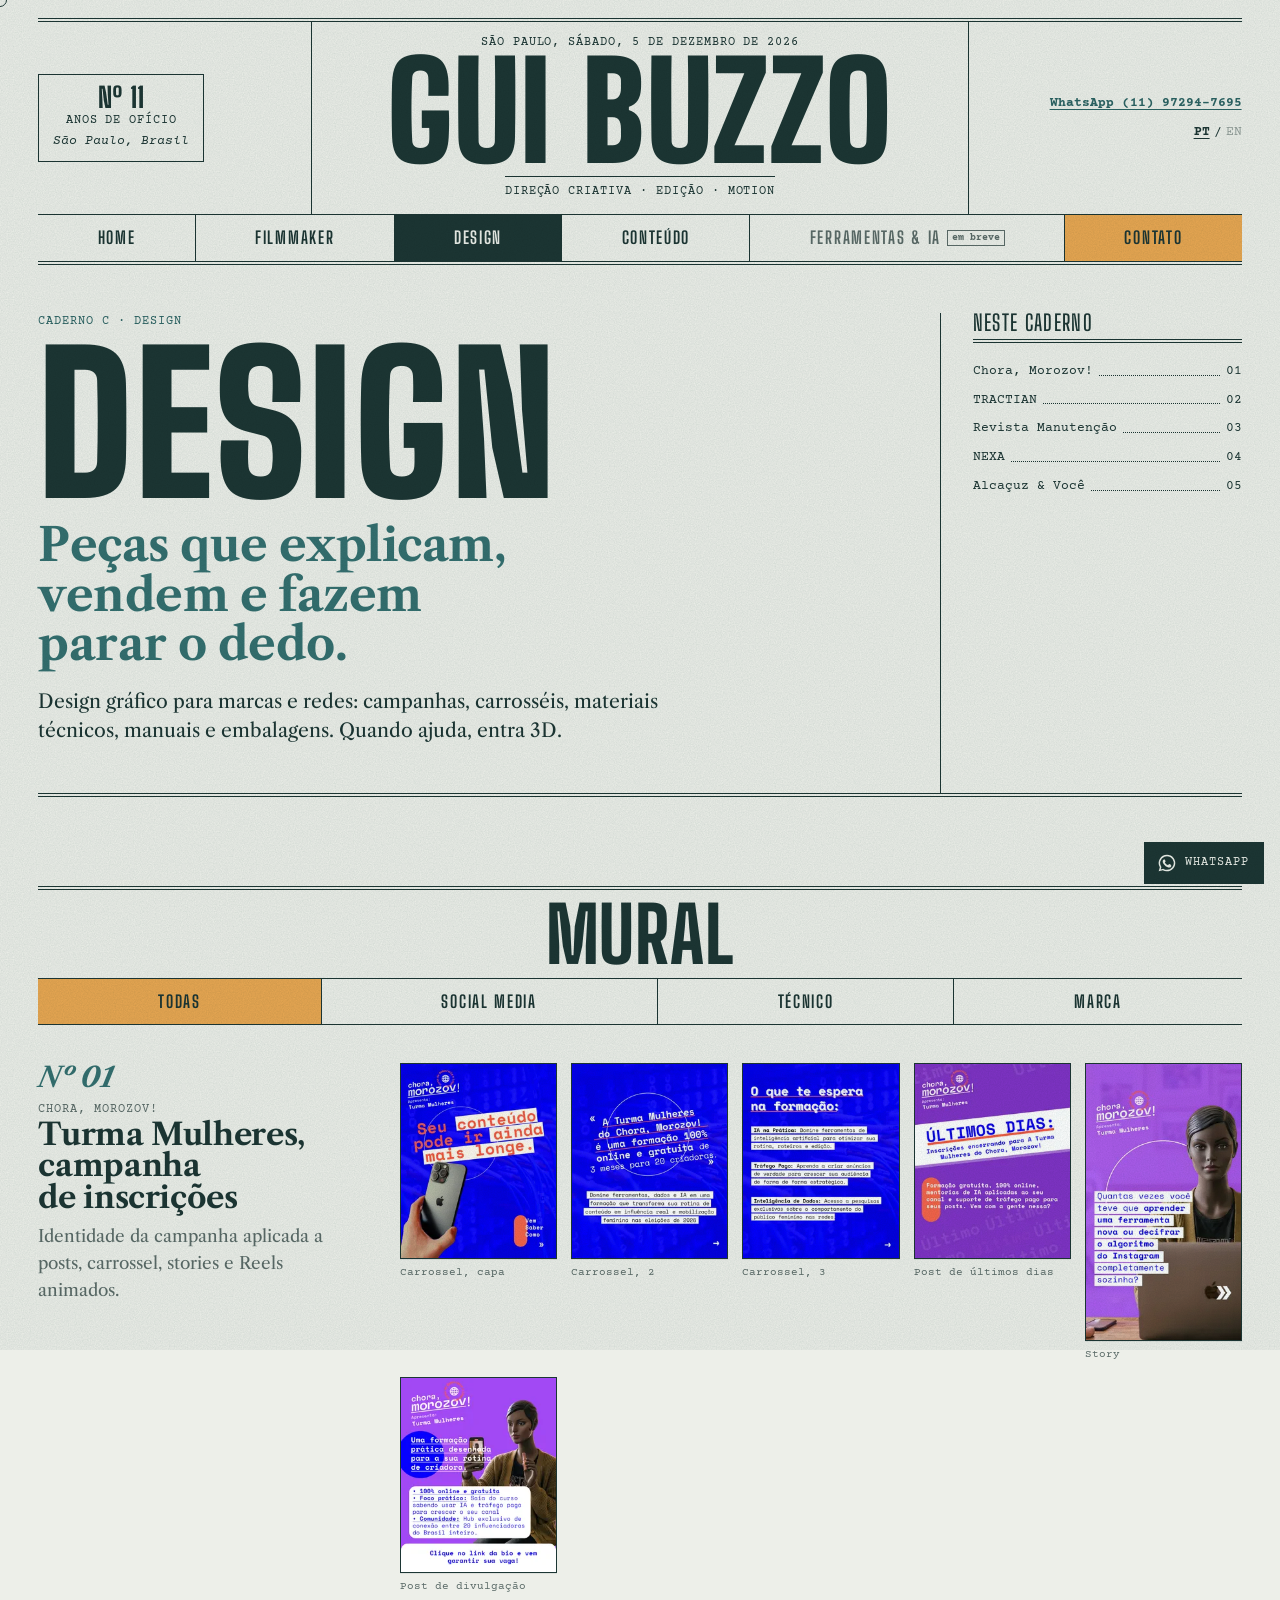
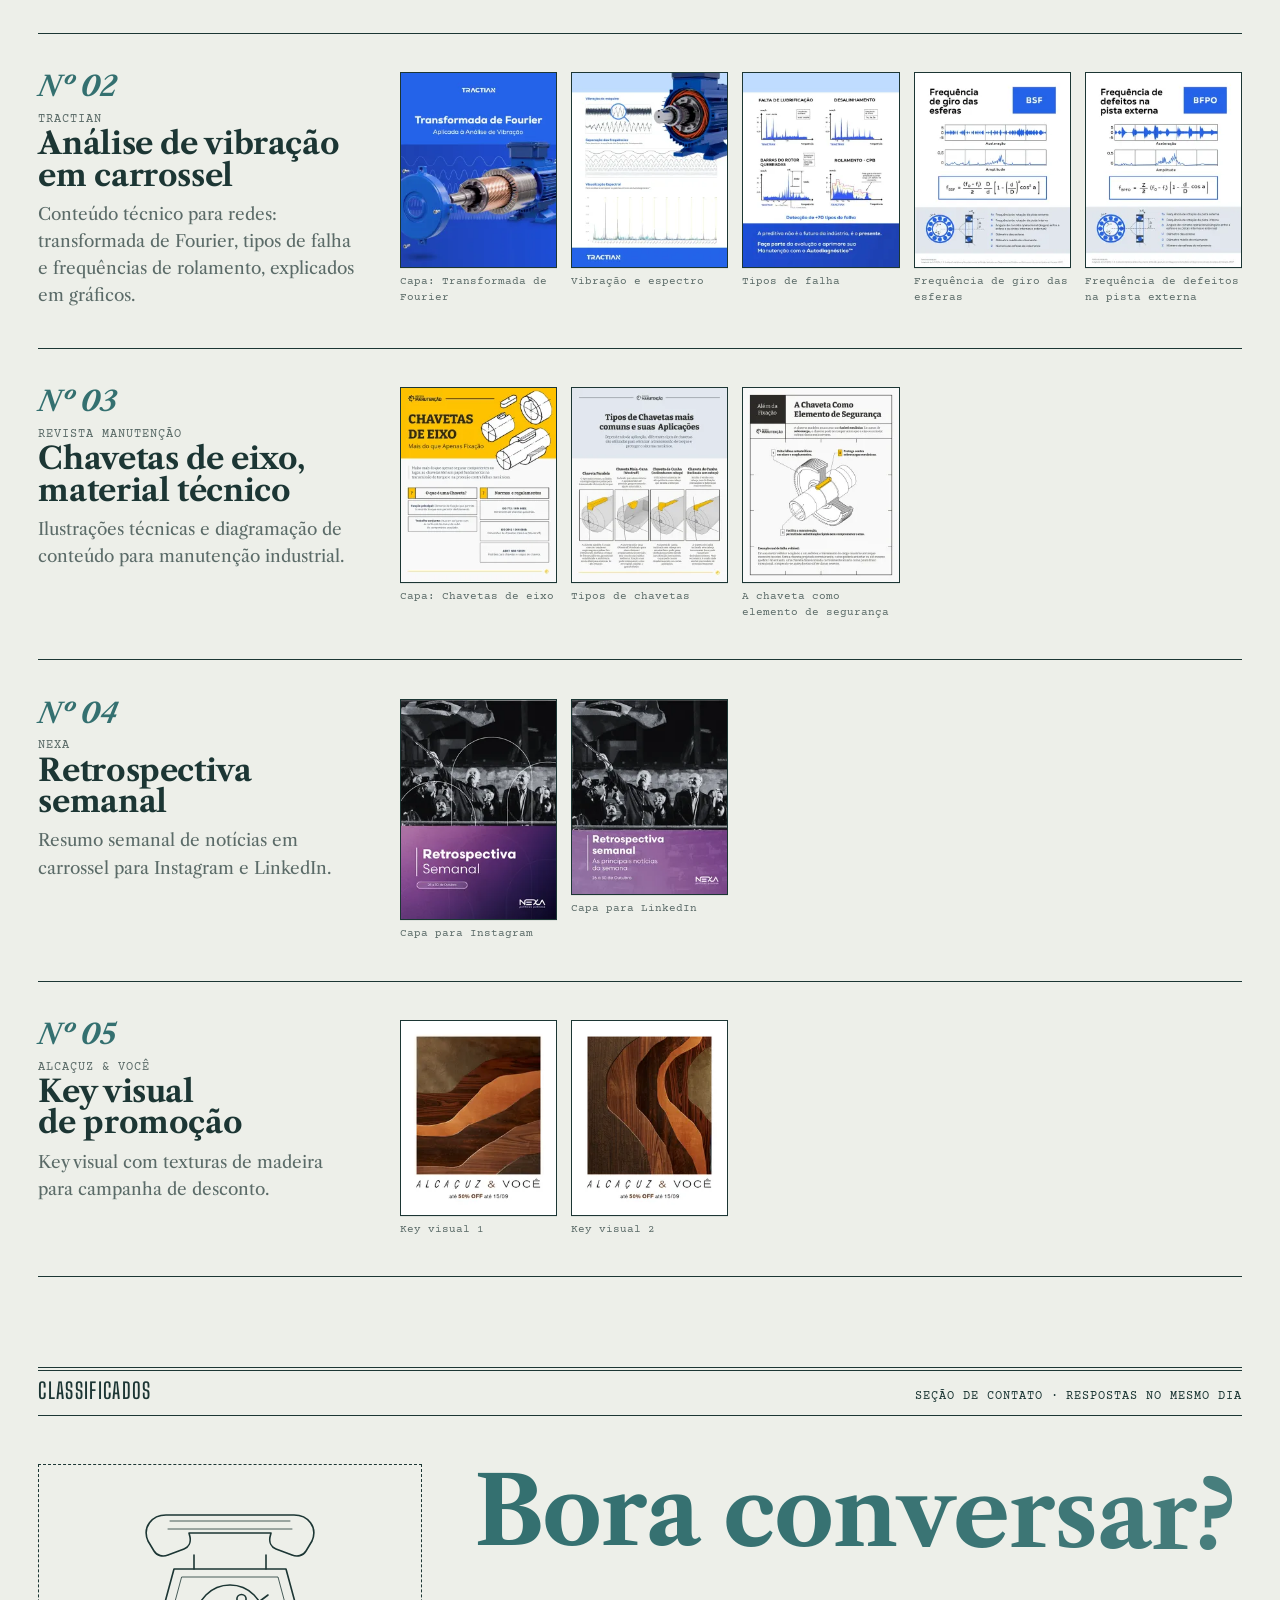
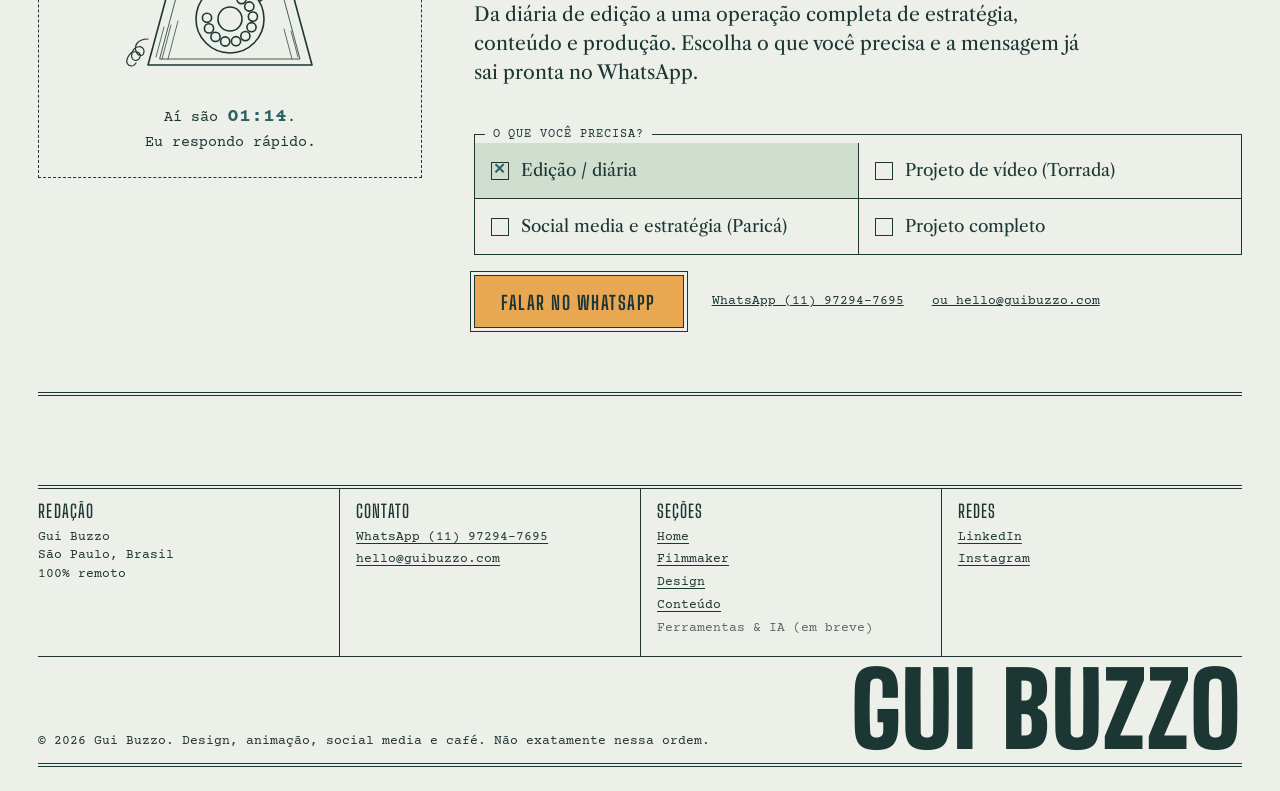
<file: design/index.html>
<!DOCTYPE html><html lang="pt-BR" data-astro-cid-5hce7sga> <head><meta charset="utf-8"><meta name="viewport" content="width=device-width, initial-scale=1"><title>Design gráfico para marcas · Gui Buzzo</title><meta name="description" content="Campanhas para redes sociais, carrosséis, materiais técnicos e key visuals para marcas como TRACTIAN e Revista Manutenção."><meta name="robots" content="index, follow, max-image-preview:large"><link rel="canonical" href="https://guibuzzo.com/design/"><meta name="author" content="Guilherme Buzzo"><meta property="og:site_name" content="Gui Buzzo"><meta property="og:locale" content="pt_BR"><meta property="og:type" content="website"><meta property="og:url" content="https://guibuzzo.com/design/"><meta property="og:title" content="Design gráfico para marcas · Gui Buzzo"><meta property="og:description" content="Campanhas para redes sociais, carrosséis, materiais técnicos e key visuals para marcas como TRACTIAN e Revista Manutenção."><meta property="og:image" content="https://guibuzzo.com/og/design.png"><meta property="og:image:width" content="1200"><meta property="og:image:height" content="630"><meta property="og:image:alt" content="Design gráfico para marcas · Gui Buzzo"><meta name="twitter:card" content="summary_large_image"><meta name="twitter:title" content="Design gráfico para marcas · Gui Buzzo"><meta name="twitter:description" content="Campanhas para redes sociais, carrosséis, materiais técnicos e key visuals para marcas como TRACTIAN e Revista Manutenção."><meta name="twitter:image" content="https://guibuzzo.com/og/design.png"><meta name="theme-color" content="#EEF0EA"><link rel="icon" href="/favicon.svg" type="image/svg+xml"><link rel="apple-touch-icon" href="/apple-touch-icon.png"><link rel="sitemap" href="/sitemap-index.xml"><link rel="preconnect" href="https://fonts.googleapis.com"><link rel="preconnect" href="https://fonts.gstatic.com" crossorigin><link rel="stylesheet" href="https://fonts.googleapis.com/css2?family=Big+Shoulders+Display:wght@500..900&family=Courier+Prime:ital,wght@0,400;0,700;1,400&family=Libre+Caslon+Text:ital,wght@0,400;0,700;1,400&display=swap"><script>
    (function () {
      var h = new Date().getHours();
      document.documentElement.classList.add(h >= 5 && h < 12 ? 'manha' : h >= 12 && h < 17 ? 'dia' : h >= 17 && h < 20 ? 'tarde' : 'noite');
      try { if (sessionStorage.getItem('troca')) document.documentElement.classList.add('chegando'); } catch (e) {}
    })();
  </script><link rel="stylesheet" href="/_astro/_slug_.BlXoqWvO.css">
<style>.caderno[data-astro-cid-bibvadav]{padding-top:clamp(24px,4vw,48px)}.caderno__grade[data-astro-cid-bibvadav]{display:grid;grid-template-columns:minmax(0,3fr) minmax(220px,1fr);border-bottom:var(--fio-duplo)}.caderno__principal[data-astro-cid-bibvadav]{padding:0 clamp(20px,3vw,44px) clamp(28px,4vw,48px) 0;border-right:var(--fio);display:grid;gap:18px;align-content:start}.caderno__principal[data-astro-cid-bibvadav] p[data-astro-cid-bibvadav]{margin:0}.caderno__chapeu[data-astro-cid-bibvadav]{color:var(--acento-texto)}.caderno__titulo[data-astro-cid-bibvadav]{font-size:clamp(48px,15vw,220px);overflow-wrap:anywhere;font-weight:900;line-height:.8}.caderno__manchete[data-astro-cid-bibvadav]{font-size:clamp(30px,3.6vw,52px);line-height:1.08;color:var(--acento);max-width:22ch}.caderno__indice[data-astro-cid-bibvadav]{padding:0 0 24px clamp(20px,3vw,32px);display:grid;align-content:start;gap:14px}.caderno__indice[data-astro-cid-bibvadav] h2[data-astro-cid-bibvadav]{font-size:22px;border-bottom:var(--fio-duplo);padding-bottom:6px}.caderno__indice[data-astro-cid-bibvadav] ol[data-astro-cid-bibvadav]{list-style:none;margin:0;padding:0}.caderno__indice[data-astro-cid-bibvadav] a[data-astro-cid-bibvadav]{display:flex;gap:6px;text-decoration:none;padding:5px 0}.caderno__indice[data-astro-cid-bibvadav] a[data-astro-cid-bibvadav]:hover{color:var(--acento-texto)}.pontos[data-astro-cid-bibvadav]{flex:1;border-bottom:1px dotted currentColor;transform:translateY(-5px)}@media(max-width:860px){.caderno__grade[data-astro-cid-bibvadav]{grid-template-columns:1fr}.caderno__principal[data-astro-cid-bibvadav]{border-right:0;padding-right:0}.caderno__indice[data-astro-cid-bibvadav]{padding-left:0;border-top:var(--fio);padding-top:16px}}
.classificado[data-astro-cid-dtrbqcbd]{border-top:var(--fio-duplo);border-bottom:var(--fio-duplo);padding-bottom:clamp(32px,5vw,64px)}.classificado__cab[data-astro-cid-dtrbqcbd]{display:flex;justify-content:space-between;flex-wrap:wrap;gap:8px;align-items:baseline;padding:10px 0;border-bottom:var(--fio);margin-bottom:clamp(24px,4vw,48px)}.classificado__cab[data-astro-cid-dtrbqcbd] .cab[data-astro-cid-dtrbqcbd]{font-size:22px}.classificado__grade[data-astro-cid-dtrbqcbd]{display:grid;grid-template-columns:minmax(240px,.8fr) 1.6fr;gap:clamp(24px,4vw,64px);align-items:start}.classificado__fone[data-astro-cid-dtrbqcbd]{padding:24px;display:grid;justify-items:center;gap:14px;text-align:center}.telefone[data-astro-cid-dtrbqcbd]{width:min(240px,100%);height:auto;color:var(--tinta)}.classificado__hora[data-astro-cid-dtrbqcbd]{margin:0;font-size:15px}.classificado__hora[data-astro-cid-dtrbqcbd] strong[data-astro-cid-dtrbqcbd]{color:var(--acento-texto);font-size:1.3em}.classificado__texto[data-astro-cid-dtrbqcbd]{display:grid;gap:20px}.classificado__texto[data-astro-cid-dtrbqcbd] h2[data-astro-cid-dtrbqcbd]{color:var(--acento)}.classificado__opcoes[data-astro-cid-dtrbqcbd]{border:var(--fio);margin:0;padding:0;display:grid;grid-template-columns:1fr 1fr}.classificado__opcoes[data-astro-cid-dtrbqcbd] legend[data-astro-cid-dtrbqcbd]{padding:0 8px;margin-left:10px}.opcao[data-astro-cid-dtrbqcbd]{display:flex;align-items:center;gap:12px;padding:14px 16px;cursor:pointer;border-top:var(--fio);font-size:17px}.opcao[data-astro-cid-dtrbqcbd]:nth-of-type(-n+2){border-top:0}.opcao[data-astro-cid-dtrbqcbd]:nth-of-type(2n){border-left:var(--fio)}.opcao[data-astro-cid-dtrbqcbd] input[data-astro-cid-dtrbqcbd]{position:absolute;opacity:0}.opcao__caixa[data-astro-cid-dtrbqcbd]{width:18px;height:18px;border:1.5px solid var(--tinta);flex:none;display:grid;place-items:center}.opcao[data-astro-cid-dtrbqcbd] input[data-astro-cid-dtrbqcbd]:checked+.opcao__caixa[data-astro-cid-dtrbqcbd]:after{content:"✕";font-family:var(--f-mono);font-weight:700;font-size:15px;line-height:1;color:var(--acento-texto)}.opcao[data-astro-cid-dtrbqcbd]:has(input:checked){background:color-mix(in srgb,var(--darlington) 45%,var(--papel))}.opcao[data-astro-cid-dtrbqcbd]:has(input:focus-visible){outline:2px solid var(--acento);outline-offset:-4px}.classificado__acoes[data-astro-cid-dtrbqcbd]{display:flex;flex-wrap:wrap;gap:18px 28px;align-items:center}@media(max-width:820px){.classificado__grade[data-astro-cid-dtrbqcbd],.classificado__opcoes[data-astro-cid-dtrbqcbd]{grid-template-columns:1fr}.opcao[data-astro-cid-dtrbqcbd]:nth-of-type(2){border-top:var(--fio)}.opcao[data-astro-cid-dtrbqcbd]:nth-of-type(2n){border-left:0}}
.filtros[data-astro-cid-n5glvuaz]{display:flex;flex-wrap:wrap;border-bottom:var(--fio)}.filtros__btn[data-astro-cid-n5glvuaz]{flex:1 1 auto;padding:12px 16px;background:none;border:0;cursor:pointer;color:var(--tinta);font-family:var(--f-cab);font-weight:700;font-size:17px;letter-spacing:.1em;text-transform:uppercase}.filtros__btn[data-astro-cid-n5glvuaz]+.filtros__btn[data-astro-cid-n5glvuaz]{border-left:var(--fio)}.filtros__btn[data-astro-cid-n5glvuaz][aria-pressed=true]{background:var(--beeswax)}@media(hover:hover){.filtros__btn[data-astro-cid-n5glvuaz]:hover{background:var(--papel-2)}.filtros__btn[data-astro-cid-n5glvuaz][aria-pressed=true]:hover{background:var(--beeswax)}}.mural[data-astro-cid-n5glvuaz]{display:grid;gap:0}.projeto[data-astro-cid-n5glvuaz]{display:grid;grid-template-columns:minmax(0,1fr) minmax(0,2.6fr);gap:clamp(18px,3vw,40px);padding:clamp(24px,3vw,40px) 0;border-bottom:var(--fio);background:var(--papel)}.projeto[data-astro-cid-n5glvuaz].oculto{display:none}.projeto__cab[data-astro-cid-n5glvuaz]{display:grid;gap:10px;align-content:start}.projeto__cab[data-astro-cid-n5glvuaz] p[data-astro-cid-n5glvuaz],.projeto__cab[data-astro-cid-n5glvuaz] h3[data-astro-cid-n5glvuaz]{margin:0}.projeto__n[data-astro-cid-n5glvuaz]{font-size:28px;color:var(--acento)}.projeto__texto[data-astro-cid-n5glvuaz]{color:var(--latte)}.projeto__pecas[data-astro-cid-n5glvuaz]{display:grid;grid-template-columns:repeat(auto-fill,minmax(min(150px,45%),1fr));gap:14px;align-items:start}.peca[data-astro-cid-n5glvuaz]{all:unset;cursor:zoom-in;display:grid;gap:6px}.peca[data-astro-cid-n5glvuaz]:focus-visible{outline:2px solid var(--acento);outline-offset:4px}.peca[data-astro-cid-n5glvuaz] img{width:100%;height:auto;border:var(--fio);box-shadow:0 1px #1c363414;transition:transform .4s var(--ease),box-shadow .4s var(--ease)}@media(hover:hover){.peca[data-astro-cid-n5glvuaz]:hover img{transform:translateY(-4px) rotate(-.6deg);box-shadow:var(--sombra)}}.peca__leg[data-astro-cid-n5glvuaz]{font-size:11px;color:var(--latte)}.projeto--pendente[data-astro-cid-n5glvuaz]{grid-template-columns:1fr;border:var(--fio-trac);margin-top:16px;padding:18px}.projeto--pendente[data-astro-cid-n5glvuaz] p[data-astro-cid-n5glvuaz]{margin:0}.projeto--pendente[data-astro-cid-n5glvuaz] .cab[data-astro-cid-n5glvuaz]{font-size:26px}.projeto--pendente[data-astro-cid-n5glvuaz] .mono[data-astro-cid-n5glvuaz]{color:var(--acento-texto)}@media(max-width:860px){.projeto[data-astro-cid-n5glvuaz]{grid-template-columns:1fr}}.lupa[data-astro-cid-n5glvuaz]{border:var(--fio-duplo);background:var(--papel);color:var(--tinta);padding:16px;max-width:min(92vw,1100px);max-height:92vh}.lupa[data-astro-cid-n5glvuaz]::backdrop{background:#1c3634c7}.lupa[data-astro-cid-n5glvuaz] img[data-astro-cid-n5glvuaz]{max-width:100%;max-height:74vh;margin:0 auto}.lupa[data-astro-cid-n5glvuaz] form[data-astro-cid-n5glvuaz]{display:flex;justify-content:flex-end;margin-bottom:10px}.lupa__fechar[data-astro-cid-n5glvuaz]{background:var(--beeswax);border:var(--fio);padding:8px 14px;font-size:16px;letter-spacing:.08em;cursor:pointer;color:var(--tinta)}.lupa__leg[data-astro-cid-n5glvuaz]{margin:10px 0 0;text-align:center}
</style></head> <body data-astro-cid-5hce7sga> <a class="pular mono" href="#conteudo" data-astro-cid-5hce7sga>Pular para o conteúdo</a> <header class="mancheteira wrap" data-astro-cid-5hce7sga> <div class="mancheteira__grade" data-astro-cid-5hce7sga> <div class="mancheteira__lado mancheteira__lado--e" data-astro-cid-5hce7sga> <div class="caixa mancheteira__edicao" data-astro-cid-5hce7sga> <span class="cab" data-astro-cid-5hce7sga>Nº 11</span> <span class="mono mono--caixa" data-astro-cid-5hce7sga>anos de ofício</span> <span class="mono italico" data-astro-cid-5hce7sga>São Paulo, Brasil</span> </div> </div> <div class="mancheteira__centro" data-astro-cid-5hce7sga> <p class="mono mono--caixa mancheteira__data" data-data data-astro-cid-5hce7sga>São Paulo · edição de hoje</p> <a href="/" class="mancheteira__nome cab" aria-label="Gui Buzzo, início" data-astro-cid-5hce7sga>Gui Buzzo</a> <p class="mono mono--caixa mancheteira__sub" data-astro-cid-5hce7sga>Direção criativa · Edição · Motion</p> </div> <div class="mancheteira__lado mancheteira__lado--d" data-astro-cid-5hce7sga> <a class="mono mancheteira__zap" href="https://wa.me/5511972947695?text=Oi%2C%20Gui!%20Vim%20pelo%20site%20e%20quero%20conversar%20sobre%20um%20projeto." target="_blank" rel="noopener" data-astro-cid-5hce7sga>WhatsApp (11) 97294-7695</a> <div class="idioma mono" role="group" aria-label="Idioma" data-astro-cid-5hce7sga> <a href="/" aria-current="true" data-astro-cid-5hce7sga>PT</a><span aria-hidden="true" data-astro-cid-5hce7sga>/</span><span class="idioma__breve" lang="en" title="English version coming soon" data-astro-cid-5hce7sga>EN</span> </div> </div> </div> </header> <nav class="faixa-menu" aria-label="Principal" data-astro-cid-5hce7sga> <div class="wrap faixa-menu__in" data-astro-cid-5hce7sga> <a href="/" class="faixa-menu__marca cab" aria-hidden="true" tabindex="-1" data-astro-cid-5hce7sga>GB</a> <button class="faixa-menu__abrir cab" aria-expanded="false" aria-controls="menu-lista" data-astro-cid-5hce7sga>Menu</button> <ul id="menu-lista" class="faixa-menu__lista" data-astro-cid-5hce7sga> <li data-astro-cid-5hce7sga> <a class="faixa-menu__item" href="/" data-astro-cid-5hce7sga>Home</a> </li><li data-astro-cid-5hce7sga> <a class="faixa-menu__item" href="/filmmaker" data-astro-cid-5hce7sga>Filmmaker</a> </li><li data-astro-cid-5hce7sga> <a class="faixa-menu__item" href="/design" aria-current="page" data-astro-cid-5hce7sga>Design</a> </li><li data-astro-cid-5hce7sga> <a class="faixa-menu__item" href="/conteudo" data-astro-cid-5hce7sga>Conteúdo</a> </li><li data-astro-cid-5hce7sga> <span class="faixa-menu__item faixa-menu__item--breve" aria-disabled="true" data-astro-cid-5hce7sga>Ferramentas &amp; IA<small class="mono" data-astro-cid-5hce7sga>em breve</small></span> </li> <li data-astro-cid-5hce7sga><a class="faixa-menu__item faixa-menu__item--contato" href="/#contato" data-astro-cid-5hce7sga>Contato</a></li> </ul> </div> </nav> <main id="conteudo" data-astro-cid-5hce7sga>  <section class="wrap caderno" data-astro-cid-bibvadav> <div class="caderno__grade" data-astro-cid-bibvadav> <div class="caderno__principal" data-astro-cid-bibvadav> <p class="mono mono--caixa caderno__chapeu" data-astro-cid-bibvadav>Caderno C · Design</p> <h1 class="cab caderno__titulo" data-astro-cid-bibvadav>Design</h1> <p class="manchete caderno__manchete" data-split data-astro-cid-bibvadav>Peças que explicam, vendem e fazem parar o dedo.</p> <p class="lead" data-astro-cid-bibvadav>Design gráfico para marcas e redes: campanhas, carrosséis, materiais técnicos, manuais e embalagens. Quando ajuda, entra 3D.</p>  </div> <aside class="caderno__indice" data-astro-cid-bibvadav> <h2 class="cab cab--leve" data-astro-cid-bibvadav>Neste caderno</h2> <ol class="mono" data-astro-cid-bibvadav> <li data-astro-cid-bibvadav><a href="#p-morozov" data-astro-cid-bibvadav><span data-astro-cid-bibvadav>Chora, Morozov!</span><span class="pontos" aria-hidden="true" data-astro-cid-bibvadav></span><span data-astro-cid-bibvadav>01</span></a></li><li data-astro-cid-bibvadav><a href="#p-tractian" data-astro-cid-bibvadav><span data-astro-cid-bibvadav>TRACTIAN</span><span class="pontos" aria-hidden="true" data-astro-cid-bibvadav></span><span data-astro-cid-bibvadav>02</span></a></li><li data-astro-cid-bibvadav><a href="#p-revista" data-astro-cid-bibvadav><span data-astro-cid-bibvadav>Revista Manutenção</span><span class="pontos" aria-hidden="true" data-astro-cid-bibvadav></span><span data-astro-cid-bibvadav>03</span></a></li><li data-astro-cid-bibvadav><a href="#p-nexa" data-astro-cid-bibvadav><span data-astro-cid-bibvadav>NEXA</span><span class="pontos" aria-hidden="true" data-astro-cid-bibvadav></span><span data-astro-cid-bibvadav>04</span></a></li><li data-astro-cid-bibvadav><a href="#p-alcacuz" data-astro-cid-bibvadav><span data-astro-cid-bibvadav>Alcaçuz &amp; Você</span><span class="pontos" aria-hidden="true" data-astro-cid-bibvadav></span><span data-astro-cid-bibvadav>05</span></a></li> </ol> </aside> </div> </section>  <section class="wrap secao" aria-labelledby="d-mural" data-astro-cid-n5glvuaz> <header class="rubrica" data-astro-cid-n5glvuaz><span data-astro-cid-n5glvuaz></span><h2 id="d-mural" class="cab" data-astro-cid-n5glvuaz>Mural</h2><span data-astro-cid-n5glvuaz></span></header> <div class="filtros" role="group" aria-label="Filtrar por tipo" data-astro-cid-n5glvuaz> <button type="button" class="filtros__btn" data-filtro="todas" aria-pressed="true" data-astro-cid-n5glvuaz>Todas</button><button type="button" class="filtros__btn" data-filtro="social" aria-pressed="false" data-astro-cid-n5glvuaz>Social media</button><button type="button" class="filtros__btn" data-filtro="tecnico" aria-pressed="false" data-astro-cid-n5glvuaz>Técnico</button><button type="button" class="filtros__btn" data-filtro="marca" aria-pressed="false" data-astro-cid-n5glvuaz>Marca</button> </div> <div class="mural" data-mural data-astro-cid-n5glvuaz> <article class="projeto" id="p-morozov" data-cat="social" data-astro-cid-n5glvuaz> <header class="projeto__cab" data-astro-cid-n5glvuaz> <span class="manchete italico projeto__n" data-astro-cid-n5glvuaz>Nº 01</span> <div data-astro-cid-n5glvuaz> <p class="mono mono--caixa sec" data-astro-cid-n5glvuaz>Chora, Morozov!</p> <h3 class="manchete t-3 offset" data-astro-cid-n5glvuaz>Turma Mulheres, campanha de inscrições</h3> </div> <p class="projeto__texto" data-astro-cid-n5glvuaz>Identidade da campanha aplicada a posts, carrossel, stories e Reels animados.</p> </header> <div class="projeto__pecas" data-astro-cid-n5glvuaz> <button type="button" class="peca" data-lupa="/_astro/morozov-1.DoDBXI70_Mr8uf.webp" data-legenda="Chora, Morozov! · Carrossel, capa" data-cursor="ver" data-astro-cid-n5glvuaz> <img src="/_astro/morozov-1.DoDBXI70_3DUgC.webp" srcset="/_astro/morozov-1.DoDBXI70_ZHyLWF.webp 240w, /_astro/morozov-1.DoDBXI70_ZKQQar.webp 400w, /_astro/morozov-1.DoDBXI70_ZUOLts.webp 600w" alt="Chora, Morozov!: Carrossel, capa" sizes="(min-width: 900px) 18vw, 45vw" data-astro-cid-n5glvuaz="true" loading="lazy" decoding="async" fetchpriority="auto" width="1080" height="1350"> <span class="mono peca__leg" data-astro-cid-n5glvuaz>Carrossel, capa</span> </button><button type="button" class="peca" data-lupa="/_astro/morozov-carrossel-2.Dka4rszV_Z1tDWvq.webp" data-legenda="Chora, Morozov! · Carrossel, 2" data-cursor="ver" data-astro-cid-n5glvuaz> <img src="/_astro/morozov-carrossel-2.Dka4rszV_Z18cyM1.webp" srcset="/_astro/morozov-carrossel-2.Dka4rszV_Kbny3.webp 240w, /_astro/morozov-carrossel-2.Dka4rszV_Z1cflTf.webp 400w, /_astro/morozov-carrossel-2.Dka4rszV_ZnB3oP.webp 600w" alt="Chora, Morozov!: Carrossel, 2" sizes="(min-width: 900px) 18vw, 45vw" data-astro-cid-n5glvuaz="true" loading="lazy" decoding="async" fetchpriority="auto" width="1080" height="1350"> <span class="mono peca__leg" data-astro-cid-n5glvuaz>Carrossel, 2</span> </button><button type="button" class="peca" data-lupa="/_astro/morozov-carrossel-3.BrOHTzMK_Z1Q6fLw.webp" data-legenda="Chora, Morozov! · Carrossel, 3" data-cursor="ver" data-astro-cid-n5glvuaz> <img src="/_astro/morozov-carrossel-3.BrOHTzMK_Z1uDR37.webp" srcset="/_astro/morozov-carrossel-3.BrOHTzMK_Zozw9e.webp 240w, /_astro/morozov-carrossel-3.BrOHTzMK_Z2m1gBw.webp 400w, /_astro/morozov-carrossel-3.BrOHTzMK_Z1xmX77.webp 600w" alt="Chora, Morozov!: Carrossel, 3" sizes="(min-width: 900px) 18vw, 45vw" data-astro-cid-n5glvuaz="true" loading="lazy" decoding="async" fetchpriority="auto" width="1080" height="1350"> <span class="mono peca__leg" data-astro-cid-n5glvuaz>Carrossel, 3</span> </button><button type="button" class="peca" data-lupa="/_astro/morozov-finalizacao.CzBT2z_h_ZaaEWn.webp" data-legenda="Chora, Morozov! · Post de últimos dias" data-cursor="ver" data-astro-cid-n5glvuaz> <img src="/_astro/morozov-finalizacao.CzBT2z_h_bgHL2.webp" srcset="/_astro/morozov-finalizacao.CzBT2z_h_Z1YjTtC.webp 240w, /_astro/morozov-finalizacao.CzBT2z_h_18qtR1.webp 400w, /_astro/morozov-finalizacao.CzBT2z_h_1W4Mmq.webp 600w" alt="Chora, Morozov!: Post de últimos dias" sizes="(min-width: 900px) 18vw, 45vw" data-astro-cid-n5glvuaz="true" loading="lazy" decoding="async" fetchpriority="auto" width="1080" height="1350"> <span class="mono peca__leg" data-astro-cid-n5glvuaz>Post de últimos dias</span> </button><button type="button" class="peca" data-lupa="/_astro/morozov-story-1.C2KPNEIM_yF5Oj.webp" data-legenda="Chora, Morozov! · Story" data-cursor="ver" data-astro-cid-n5glvuaz> <img src="/_astro/morozov-story-1.C2KPNEIM_ZHkzKw.webp" srcset="/_astro/morozov-story-1.C2KPNEIM_xyMQ1.webp 240w, /_astro/morozov-story-1.C2KPNEIM_Z1oDlMP.webp 400w, /_astro/morozov-story-1.C2KPNEIM_1LwJc4.webp 600w" alt="Chora, Morozov!: Story" sizes="(min-width: 900px) 18vw, 45vw" data-astro-cid-n5glvuaz="true" loading="lazy" decoding="async" fetchpriority="auto" width="1080" height="1920"> <span class="mono peca__leg" data-astro-cid-n5glvuaz>Story</span> </button><button type="button" class="peca" data-lupa="/_astro/morozov-divulgacao.BJyMQnw6_Z72k9X.webp" data-legenda="Chora, Morozov! · Post de divulgação" data-cursor="ver" data-astro-cid-n5glvuaz> <img src="/_astro/morozov-divulgacao.BJyMQnw6_Z1hlY3j.webp" srcset="/_astro/morozov-divulgacao.BJyMQnw6_Z19TeG1.webp 240w, /_astro/morozov-divulgacao.BJyMQnw6_PiG9i.webp 400w, /_astro/morozov-divulgacao.BJyMQnw6_Z1Qdaxq.webp 600w" alt="Chora, Morozov!: Post de divulgação" sizes="(min-width: 900px) 18vw, 45vw" data-astro-cid-n5glvuaz="true" loading="lazy" decoding="async" fetchpriority="auto" width="1080" height="1350"> <span class="mono peca__leg" data-astro-cid-n5glvuaz>Post de divulgação</span> </button> </div> </article><article class="projeto" id="p-tractian" data-cat="tecnico" data-astro-cid-n5glvuaz> <header class="projeto__cab" data-astro-cid-n5glvuaz> <span class="manchete italico projeto__n" data-astro-cid-n5glvuaz>Nº 02</span> <div data-astro-cid-n5glvuaz> <p class="mono mono--caixa sec" data-astro-cid-n5glvuaz>TRACTIAN</p> <h3 class="manchete t-3 offset" data-astro-cid-n5glvuaz>Análise de vibração em carrossel</h3> </div> <p class="projeto__texto" data-astro-cid-n5glvuaz>Conteúdo técnico para redes: transformada de Fourier, tipos de falha e frequências de rolamento, explicados em gráficos.</p> </header> <div class="projeto__pecas" data-astro-cid-n5glvuaz> <button type="button" class="peca" data-lupa="/_astro/peca-1.Be9w69mw_1GgKzW.webp" data-legenda="TRACTIAN · Capa: Transformada de Fourier" data-cursor="ver" data-astro-cid-n5glvuaz> <img src="/_astro/peca-1.Be9w69mw_1MQT0u.webp" srcset="/_astro/peca-1.Be9w69mw_Z1ISwas.webp 240w, /_astro/peca-1.Be9w69mw_195SXf.webp 400w, /_astro/peca-1.Be9w69mw_Z15k5bI.webp 600w" alt="TRACTIAN: Capa: Transformada de Fourier" sizes="(min-width: 900px) 18vw, 45vw" data-astro-cid-n5glvuaz="true" loading="lazy" decoding="async" fetchpriority="auto" width="1080" height="1350"> <span class="mono peca__leg" data-astro-cid-n5glvuaz>Capa: Transformada de Fourier</span> </button><button type="button" class="peca" data-lupa="/_astro/peca-2.BTlPWTva_1c5U34.webp" data-legenda="TRACTIAN · Vibração e espectro" data-cursor="ver" data-astro-cid-n5glvuaz> <img src="/_astro/peca-2.BTlPWTva_1iG3sB.webp" srcset="/_astro/peca-2.BTlPWTva_Z1JQTte.webp 240w, /_astro/peca-2.BTlPWTva_187vEt.webp 400w, /_astro/peca-2.BTlPWTva_Z16isuu.webp 600w" alt="TRACTIAN: Vibração e espectro" sizes="(min-width: 900px) 18vw, 45vw" data-astro-cid-n5glvuaz="true" loading="lazy" decoding="async" fetchpriority="auto" width="1080" height="1350"> <span class="mono peca__leg" data-astro-cid-n5glvuaz>Vibração e espectro</span> </button><button type="button" class="peca" data-lupa="/_astro/peca-3.Cuh2FZB8_Z6hu8z.webp" data-legenda="TRACTIAN · Tipos de falha" data-cursor="ver" data-astro-cid-n5glvuaz> <img src="/_astro/peca-3.Cuh2FZB8_iDgX.webp" srcset="/_astro/peca-3.Cuh2FZB8_Z18oxv2.webp 240w, /_astro/peca-3.Cuh2FZB8_1JzRCF.webp 400w, /_astro/peca-3.Cuh2FZB8_ZtP6wi.webp 600w" alt="TRACTIAN: Tipos de falha" sizes="(min-width: 900px) 18vw, 45vw" data-astro-cid-n5glvuaz="true" loading="lazy" decoding="async" fetchpriority="auto" width="1080" height="1350"> <span class="mono peca__leg" data-astro-cid-n5glvuaz>Tipos de falha</span> </button><button type="button" class="peca" data-lupa="/_astro/peca-4.DcYlwoWZ_Z1xhTsw.webp" data-legenda="TRACTIAN · Frequência de giro das esferas" data-cursor="ver" data-astro-cid-n5glvuaz> <img src="/_astro/peca-4.DcYlwoWZ_Z1qGL2Y.webp" srcset="/_astro/peca-4.DcYlwoWZ_Z2bXRQ.webp 240w, /_astro/peca-4.DcYlwoWZ_Z2eoGy5.webp 400w, /_astro/peca-4.DcYlwoWZ_Bms5S.webp 600w" alt="TRACTIAN: Frequência de giro das esferas" sizes="(min-width: 900px) 18vw, 45vw" data-astro-cid-n5glvuaz="true" loading="lazy" decoding="async" fetchpriority="auto" width="1080" height="1350"> <span class="mono peca__leg" data-astro-cid-n5glvuaz>Frequência de giro das esferas</span> </button><button type="button" class="peca" data-lupa="/_astro/peca-5.DYyaJAWM_1lT1MM.webp" data-legenda="TRACTIAN · Frequência de defeitos na pista externa" data-cursor="ver" data-astro-cid-n5glvuaz> <img src="/_astro/peca-5.DYyaJAWM_1suadk.webp" srcset="/_astro/peca-5.DYyaJAWM_Z1zxdDU.webp 240w, /_astro/peca-5.DYyaJAWM_1irctM.webp 400w, /_astro/peca-5.DYyaJAWM_ZUXLFb.webp 600w" alt="TRACTIAN: Frequência de defeitos na pista externa" sizes="(min-width: 900px) 18vw, 45vw" data-astro-cid-n5glvuaz="true" loading="lazy" decoding="async" fetchpriority="auto" width="1080" height="1350"> <span class="mono peca__leg" data-astro-cid-n5glvuaz>Frequência de defeitos na pista externa</span> </button> </div> </article><article class="projeto" id="p-revista" data-cat="tecnico" data-astro-cid-n5glvuaz> <header class="projeto__cab" data-astro-cid-n5glvuaz> <span class="manchete italico projeto__n" data-astro-cid-n5glvuaz>Nº 03</span> <div data-astro-cid-n5glvuaz> <p class="mono mono--caixa sec" data-astro-cid-n5glvuaz>Revista Manutenção</p> <h3 class="manchete t-3 offset" data-astro-cid-n5glvuaz>Chavetas de eixo, material técnico</h3> </div> <p class="projeto__texto" data-astro-cid-n5glvuaz>Ilustrações técnicas e diagramação de conteúdo para manutenção industrial.</p> </header> <div class="projeto__pecas" data-astro-cid-n5glvuaz> <button type="button" class="peca" data-lupa="/_astro/peca-7.wyUpfnTI_27LgwM.webp" data-legenda="Revista Manutenção · Capa: Chavetas de eixo" data-cursor="ver" data-astro-cid-n5glvuaz> <img src="/_astro/peca-7.wyUpfnTI_2emoWk.webp" srcset="/_astro/peca-7.wyUpfnTI_Z2x4kM8.webp 240w, /_astro/peca-7.wyUpfnTI_kU5lz.webp 400w, /_astro/peca-7.wyUpfnTI_Z1SuSNo.webp 600w" alt="Revista Manutenção: Capa: Chavetas de eixo" sizes="(min-width: 900px) 18vw, 45vw" data-astro-cid-n5glvuaz="true" loading="lazy" decoding="async" fetchpriority="auto" width="1080" height="1350"> <span class="mono peca__leg" data-astro-cid-n5glvuaz>Capa: Chavetas de eixo</span> </button><button type="button" class="peca" data-lupa="/_astro/peca-6.Bip8xcM7_1l02ID.webp" data-legenda="Revista Manutenção · Tipos de chavetas" data-cursor="ver" data-astro-cid-n5glvuaz> <img src="/_astro/peca-6.Bip8xcM7_1rAb9b.webp" srcset="/_astro/peca-6.Bip8xcM7_Z2oAWky.webp 240w, /_astro/peca-6.Bip8xcM7_tnsN9.webp 400w, /_astro/peca-6.Bip8xcM7_Z1K2vlO.webp 600w" alt="Revista Manutenção: Tipos de chavetas" sizes="(min-width: 900px) 18vw, 45vw" data-astro-cid-n5glvuaz="true" loading="lazy" decoding="async" fetchpriority="auto" width="1080" height="1350"> <span class="mono peca__leg" data-astro-cid-n5glvuaz>Tipos de chavetas</span> </button><button type="button" class="peca" data-lupa="/_astro/peca-8.DaUj4CIk_Z1X4gOm.webp" data-legenda="Revista Manutenção · A chaveta como elemento de segurança" data-cursor="ver" data-astro-cid-n5glvuaz> <img src="/_astro/peca-8.DaUj4CIk_Z1Qt8oO.webp" srcset="/_astro/peca-8.DaUj4CIk_Z1m4P4t.webp 240w, /_astro/peca-8.DaUj4CIk_1vTA4e.webp 400w, /_astro/peca-8.DaUj4CIk_ZHvo5J.webp 600w" alt="Revista Manutenção: A chaveta como elemento de segurança" sizes="(min-width: 900px) 18vw, 45vw" data-astro-cid-n5glvuaz="true" loading="lazy" decoding="async" fetchpriority="auto" width="1080" height="1350"> <span class="mono peca__leg" data-astro-cid-n5glvuaz>A chaveta como elemento de segurança</span> </button> </div> </article><article class="projeto" id="p-nexa" data-cat="social" data-astro-cid-n5glvuaz> <header class="projeto__cab" data-astro-cid-n5glvuaz> <span class="manchete italico projeto__n" data-astro-cid-n5glvuaz>Nº 04</span> <div data-astro-cid-n5glvuaz> <p class="mono mono--caixa sec" data-astro-cid-n5glvuaz>NEXA</p> <h3 class="manchete t-3 offset" data-astro-cid-n5glvuaz>Retrospectiva semanal</h3> </div> <p class="projeto__texto" data-astro-cid-n5glvuaz>Resumo semanal de notícias em carrossel para Instagram e LinkedIn.</p> </header> <div class="projeto__pecas" data-astro-cid-n5glvuaz> <button type="button" class="peca" data-lupa="/_astro/nexa-capa.BRY5KcMl_D0NDD.webp" data-legenda="NEXA · Capa para Instagram" data-cursor="ver" data-astro-cid-n5glvuaz> <img src="/_astro/nexa-capa.BRY5KcMl_Z1yDRFO.webp" srcset="/_astro/nexa-capa.BRY5KcMl_1f9Uct.webp 240w, /_astro/nexa-capa.BRY5KcMl_vpcwu.webp 400w, /_astro/nexa-capa.BRY5KcMl_Z2hxwxz.webp 600w" alt="NEXA: Capa para Instagram" sizes="(min-width: 900px) 18vw, 45vw" data-astro-cid-n5glvuaz="true" loading="lazy" decoding="async" fetchpriority="auto" width="989" height="1400"> <span class="mono peca__leg" data-astro-cid-n5glvuaz>Capa para Instagram</span> </button><button type="button" class="peca" data-lupa="/_astro/linkedin-capa.CPwICeS5_23Jp4I.webp" data-legenda="NEXA · Capa para LinkedIn" data-cursor="ver" data-astro-cid-n5glvuaz> <img src="/_astro/linkedin-capa.CPwICeS5_Z1QTAc0.webp" srcset="/_astro/linkedin-capa.CPwICeS5_1kWScV.webp 240w, /_astro/linkedin-capa.CPwICeS5_ZHVVgl.webp 400w, /_astro/linkedin-capa.CPwICeS5_Z24nt3c.webp 600w" alt="NEXA: Capa para LinkedIn" sizes="(min-width: 900px) 18vw, 45vw" data-astro-cid-n5glvuaz="true" loading="lazy" decoding="async" fetchpriority="auto" width="1120" height="1400"> <span class="mono peca__leg" data-astro-cid-n5glvuaz>Capa para LinkedIn</span> </button> </div> </article><article class="projeto" id="p-alcacuz" data-cat="marca" data-astro-cid-n5glvuaz> <header class="projeto__cab" data-astro-cid-n5glvuaz> <span class="manchete italico projeto__n" data-astro-cid-n5glvuaz>Nº 05</span> <div data-astro-cid-n5glvuaz> <p class="mono mono--caixa sec" data-astro-cid-n5glvuaz>Alcaçuz &amp; Você</p> <h3 class="manchete t-3 offset" data-astro-cid-n5glvuaz>Key visual de promoção</h3> </div> <p class="projeto__texto" data-astro-cid-n5glvuaz>Key visual com texturas de madeira para campanha de desconto.</p> </header> <div class="projeto__pecas" data-astro-cid-n5glvuaz> <button type="button" class="peca" data-lupa="/_astro/kv-alcacuz-1.CSqv_WjA_Z1SzTFk.webp" data-legenda="Alcaçuz &#38; Você · Key visual 1" data-cursor="ver" data-astro-cid-n5glvuaz> <img src="/_astro/kv-alcacuz-1.CSqv_WjA_2eeJhe.webp" srcset="/_astro/kv-alcacuz-1.CSqv_WjA_Nb2WL.webp 240w, /_astro/kv-alcacuz-1.CSqv_WjA_1Y9gSL.webp 400w, /_astro/kv-alcacuz-1.CSqv_WjA_Z16Dgnd.webp 600w" alt="Alcaçuz &#38; Você: Key visual 1" sizes="(min-width: 900px) 18vw, 45vw" data-astro-cid-n5glvuaz="true" loading="lazy" decoding="async" fetchpriority="auto" width="1080" height="1350"> <span class="mono peca__leg" data-astro-cid-n5glvuaz>Key visual 1</span> </button><button type="button" class="peca" data-lupa="/_astro/kv-alcacuz-2.8PTSbZ56_Z1e9NYo.webp" data-legenda="Alcaçuz &#38; Você · Key visual 2" data-cursor="ver" data-astro-cid-n5glvuaz> <img src="/_astro/kv-alcacuz-2.8PTSbZ56_Z2bwiPL.webp" srcset="/_astro/kv-alcacuz-2.8PTSbZ56_EtcGL.webp 240w, /_astro/kv-alcacuz-2.8PTSbZ56_1PrqCL.webp 400w, /_astro/kv-alcacuz-2.8PTSbZ56_Z1fl6Dd.webp 600w" alt="Alcaçuz &#38; Você: Key visual 2" sizes="(min-width: 900px) 18vw, 45vw" data-astro-cid-n5glvuaz="true" loading="lazy" decoding="async" fetchpriority="auto" width="1080" height="1350"> <span class="mono peca__leg" data-astro-cid-n5glvuaz>Key visual 2</span> </button> </div> </article> </div> </section> <dialog class="lupa" data-lupa-dialog aria-label="Peça ampliada" data-astro-cid-n5glvuaz> <form method="dialog" data-astro-cid-n5glvuaz><button class="lupa__fechar cab" aria-label="Fechar" data-astro-cid-n5glvuaz>Fechar ✕</button></form> <img alt="" data-astro-cid-n5glvuaz> <p class="mono lupa__leg" data-astro-cid-n5glvuaz></p> </dialog> <div class="wrap secao" data-astro-cid-n5glvuaz><section class="classificado" id="contato" aria-labelledby="cl-titulo" data-classificado data-base="https://wa.me/5511972947695?text=" data-astro-cid-dtrbqcbd> <div class="classificado__cab" data-astro-cid-dtrbqcbd> <span class="cab cab--leve" data-astro-cid-dtrbqcbd>Classificados</span> <span class="mono mono--caixa" data-astro-cid-dtrbqcbd>Seção de contato · respostas no mesmo dia</span> </div> <div class="classificado__grade" data-astro-cid-dtrbqcbd> <div class="classificado__fone caixa--trac" data-astro-cid-dtrbqcbd> <svg class="telefone" viewBox="0 0 240 200" aria-hidden="true" data-astro-cid-dtrbqcbd> <g fill="none" stroke="currentColor" stroke-width="1.6" stroke-linecap="round" stroke-linejoin="round" data-astro-cid-dtrbqcbd> <!-- fone (handset) --> <path d="M38 52c-6-14 4-26 18-26h128c14 0 24 12 18 26l-6 10c-3 5-9 6-14 4l-16-6c-5-2-7-7-6-12l1-4H79l1 4c1 5-1 10-6 12l-16 6c-5 2-11 1-14-4z" data-astro-cid-dtrbqcbd></path> <path d="M60 32h120M58 40h124" stroke-width=".8" data-astro-cid-dtrbqcbd></path> <!-- garfo --> <path d="M84 66v14M156 66v14" data-astro-cid-dtrbqcbd></path> <!-- corpo --> <path d="M64 80h112l26 96H38z" data-astro-cid-dtrbqcbd></path> <path d="M72 88h96l22 82H50z" stroke-width=".8" data-astro-cid-dtrbqcbd></path> <!-- hachura de sombra --> <path d="M46 168l8-30M52 170l9-34M58 170l10-38M182 170l-8-30M188 168l-7-26" stroke-width=".7" data-astro-cid-dtrbqcbd></path> <!-- disco --> <circle cx="120" cy="130" r="34" data-astro-cid-dtrbqcbd></circle> <circle cx="120" cy="130" r="12" data-astro-cid-dtrbqcbd></circle> <circle cx="131.5" cy="110.1" r="4.6" data-astro-cid-dtrbqcbd></circle><circle cx="139.3" cy="117.5" r="4.6" data-astro-cid-dtrbqcbd></circle><circle cx="142.9" cy="127.6" r="4.6" data-astro-cid-dtrbqcbd></circle><circle cx="141.5" cy="138.2" r="4.6" data-astro-cid-dtrbqcbd></circle><circle cx="135.4" cy="147.1" r="4.6" data-astro-cid-dtrbqcbd></circle><circle cx="126.0" cy="152.2" r="4.6" data-astro-cid-dtrbqcbd></circle><circle cx="115.2" cy="152.5" r="4.6" data-astro-cid-dtrbqcbd></circle><circle cx="105.5" cy="147.9" r="4.6" data-astro-cid-dtrbqcbd></circle><circle cx="99.0" cy="139.4" r="4.6" data-astro-cid-dtrbqcbd></circle><circle cx="97.0" cy="128.8" r="4.6" data-astro-cid-dtrbqcbd></circle> <path d="M150 112l8-6" data-astro-cid-dtrbqcbd></path> <!-- fio enrolado --> <path d="M38 150c-10 0-14 6-12 12s8 6 8 0-10-6-12 2 6 10 8 4-8-8-12 0 4 12 8 6" stroke-width="1.2" data-astro-cid-dtrbqcbd></path> </g> </svg> <p class="mono classificado__hora" data-astro-cid-dtrbqcbd>Aí são <strong data-relogio data-astro-cid-dtrbqcbd>--:--</strong>.<br data-astro-cid-dtrbqcbd>Eu respondo rápido.</p> </div> <div class="classificado__texto" data-astro-cid-dtrbqcbd> <h2 id="cl-titulo" class="manchete t-1" data-split data-astro-cid-dtrbqcbd>Bora conversar?</h2> <p class="lead" data-astro-cid-dtrbqcbd>Da diária de edição a uma operação completa de estratégia, conteúdo e produção. Escolha o que você precisa e a mensagem já sai pronta no WhatsApp.</p> <fieldset class="classificado__opcoes" data-astro-cid-dtrbqcbd> <legend class="mono mono--caixa" data-astro-cid-dtrbqcbd>O que você precisa?</legend> <label class="opcao" data-astro-cid-dtrbqcbd> <input type="radio" name="precisa" value="edicao" data-msg="quero contratar edição (diária)." checked data-astro-cid-dtrbqcbd> <span class="opcao__caixa" aria-hidden="true" data-astro-cid-dtrbqcbd></span> <span data-astro-cid-dtrbqcbd>Edição / diária</span> </label><label class="opcao" data-astro-cid-dtrbqcbd> <input type="radio" name="precisa" value="torrada" data-msg="tenho um projeto de vídeo para a Torrada." data-astro-cid-dtrbqcbd> <span class="opcao__caixa" aria-hidden="true" data-astro-cid-dtrbqcbd></span> <span data-astro-cid-dtrbqcbd>Projeto de vídeo (Torrada)</span> </label><label class="opcao" data-astro-cid-dtrbqcbd> <input type="radio" name="precisa" value="parica" data-msg="preciso de social media e estratégia com a Paricá." data-astro-cid-dtrbqcbd> <span class="opcao__caixa" aria-hidden="true" data-astro-cid-dtrbqcbd></span> <span data-astro-cid-dtrbqcbd>Social media e estratégia (Paricá)</span> </label><label class="opcao" data-astro-cid-dtrbqcbd> <input type="radio" name="precisa" value="completo" data-msg="quero montar um projeto completo: estratégia, produção e edição." data-astro-cid-dtrbqcbd> <span class="opcao__caixa" aria-hidden="true" data-astro-cid-dtrbqcbd></span> <span data-astro-cid-dtrbqcbd>Projeto completo</span> </label> </fieldset> <div class="classificado__acoes" data-astro-cid-dtrbqcbd> <a class="btn btn--acento" data-zap href="https://wa.me/5511972947695?text=Oi%2C%20Gui!%20Vim%20pelo%20site%20e%20quero%20contratar%20edi%C3%A7%C3%A3o%20(di%C3%A1ria)." target="_blank" rel="noopener" data-astro-cid-dtrbqcbd>Falar no WhatsApp</a> <a class="mono classificado__mail" href="https://wa.me/5511972947695?text=Oi%2C%20Gui!%20Vim%20pelo%20site%20e%20quero%20conversar%20sobre%20um%20projeto." target="_blank" rel="noopener" data-astro-cid-dtrbqcbd>WhatsApp (11) 97294-7695</a> <a class="mono classificado__mail" href="mailto:hello@guibuzzo.com" data-astro-cid-dtrbqcbd>ou hello@guibuzzo.com</a> </div> </div> </div> </section> <script type="module">document.querySelectorAll("[data-classificado]").forEach(a=>{const c=a.querySelector("[data-zap]"),o=a.dataset.base,n=[...a.querySelectorAll('input[name="precisa"]')],r=e=>{const t=n.find(s=>s.value===e);t&&(t.checked=!0,t.dispatchEvent(new Event("change")))};n.forEach(e=>e.addEventListener("change",()=>{c&&(c.href=o+encodeURIComponent(`Oi, Gui! Vim pelo site e ${e.dataset.msg}`))})),document.querySelectorAll("[data-precisa]").forEach(e=>e.addEventListener("click",()=>r(e.dataset.precisa))),r(new URLSearchParams(location.search).get("precisa"))});</script> </div> <footer class="wrap rodape" data-astro-cid-wamvvw7j> <div class="rodape__grade" data-astro-cid-wamvvw7j> <div class="rodape__col" data-astro-cid-wamvvw7j> <p class="cab cab--leve" data-astro-cid-wamvvw7j>Redação</p> <p class="mono" data-astro-cid-wamvvw7j>Gui Buzzo<br data-astro-cid-wamvvw7j>São Paulo, Brasil<br data-astro-cid-wamvvw7j>100% remoto</p> </div> <div class="rodape__col" data-astro-cid-wamvvw7j> <p class="cab cab--leve" data-astro-cid-wamvvw7j>Contato</p> <ul class="mono" data-astro-cid-wamvvw7j> <li data-astro-cid-wamvvw7j><a href="https://wa.me/5511972947695?text=Oi%2C%20Gui!%20Vim%20pelo%20site%20e%20quero%20conversar%20sobre%20um%20projeto." target="_blank" rel="noopener" data-astro-cid-wamvvw7j>WhatsApp (11) 97294-7695</a></li> <li data-astro-cid-wamvvw7j><a href="mailto:hello@guibuzzo.com" data-astro-cid-wamvvw7j>hello@guibuzzo.com</a></li> </ul> </div> <div class="rodape__col" data-astro-cid-wamvvw7j> <p class="cab cab--leve" data-astro-cid-wamvvw7j>Seções</p> <ul class="mono" data-astro-cid-wamvvw7j> <li data-astro-cid-wamvvw7j><a href="/" data-astro-cid-wamvvw7j>Home</a></li><li data-astro-cid-wamvvw7j><a href="/filmmaker" data-astro-cid-wamvvw7j>Filmmaker</a></li><li data-astro-cid-wamvvw7j><a href="/design" data-astro-cid-wamvvw7j>Design</a></li><li data-astro-cid-wamvvw7j><a href="/conteudo" data-astro-cid-wamvvw7j>Conteúdo</a></li><li data-astro-cid-wamvvw7j><span class="sec" data-astro-cid-wamvvw7j>Ferramentas &amp; IA (em breve)</span></li> </ul> </div> <div class="rodape__col" data-astro-cid-wamvvw7j> <p class="cab cab--leve" data-astro-cid-wamvvw7j>Redes</p> <ul class="mono" data-astro-cid-wamvvw7j> <li data-astro-cid-wamvvw7j><a href="https://www.linkedin.com/in/guibuzzo/" target="_blank" rel="noopener" data-astro-cid-wamvvw7j>LinkedIn</a></li> <li data-astro-cid-wamvvw7j><a href="https://www.instagram.com/guibuzzo1/" target="_blank" rel="noopener" data-astro-cid-wamvvw7j>Instagram</a></li> </ul> </div> </div> <div class="rodape__base" data-astro-cid-wamvvw7j> <p class="mono" data-astro-cid-wamvvw7j>© 2026 Gui Buzzo. Design, animação, social media e café. Não exatamente nessa ordem.</p> <p class="cab rodape__nome" data-astro-cid-wamvvw7j>Gui Buzzo</p> </div> </footer>   </main> <a class="zap" href="https://wa.me/5511972947695?text=Oi%2C%20Gui!%20Vim%20pelo%20site%20e%20quero%20conversar%20sobre%20um%20projeto." target="_blank" rel="noopener" aria-label="Falar no WhatsApp" data-astro-cid-5hce7sga> <svg viewBox="0 0 24 24" width="20" height="20" aria-hidden="true" data-astro-cid-5hce7sga><path fill="currentColor" d="M12 2a10 10 0 0 0-8.6 15.1L2 22l5-1.3A10 10 0 1 0 12 2Zm0 18.2a8.2 8.2 0 0 1-4.2-1.1l-.3-.2-3 .8.8-2.9-.2-.3A8.2 8.2 0 1 1 12 20.2Zm4.5-6.1c-.2-.1-1.5-.7-1.7-.8-.2-.1-.4-.1-.6.1l-.8 1c-.1.2-.3.2-.5.1a6.7 6.7 0 0 1-3.3-2.9c-.3-.4.2-.4.7-1.3.1-.2 0-.3 0-.4l-.8-1.8c-.2-.5-.4-.4-.6-.4h-.5a1 1 0 0 0-.7.3 3 3 0 0 0-.9 2.2c0 1.3.9 2.5 1 2.7.1.2 1.8 2.8 4.4 3.9 1.6.7 2.3.8 3.1.6.5-.1 1.5-.6 1.7-1.2.2-.6.2-1.1.1-1.2l-.6-.3Z" data-astro-cid-5hce7sga></path></svg> <span class="mono mono--caixa" data-astro-cid-5hce7sga>WhatsApp</span> </a> <div class="grao" aria-hidden="true" data-astro-cid-5hce7sga></div> <div class="cursor" aria-hidden="true" data-astro-cid-5hce7sga></div> <div class="troca" aria-hidden="true" data-astro-cid-5hce7sga><i data-astro-cid-5hce7sga></i><i data-astro-cid-5hce7sga></i><i data-astro-cid-5hce7sga></i><i data-astro-cid-5hce7sga></i></div> <script type="module" src="/_astro/Base.astro_astro_type_script_index_0_lang.Cn0iSuNJ.js"></script> </body> </html>  <script type="module" src="/_astro/design.astro_astro_type_script_index_0_lang.d-e9-iq-.js"></script>
</file>
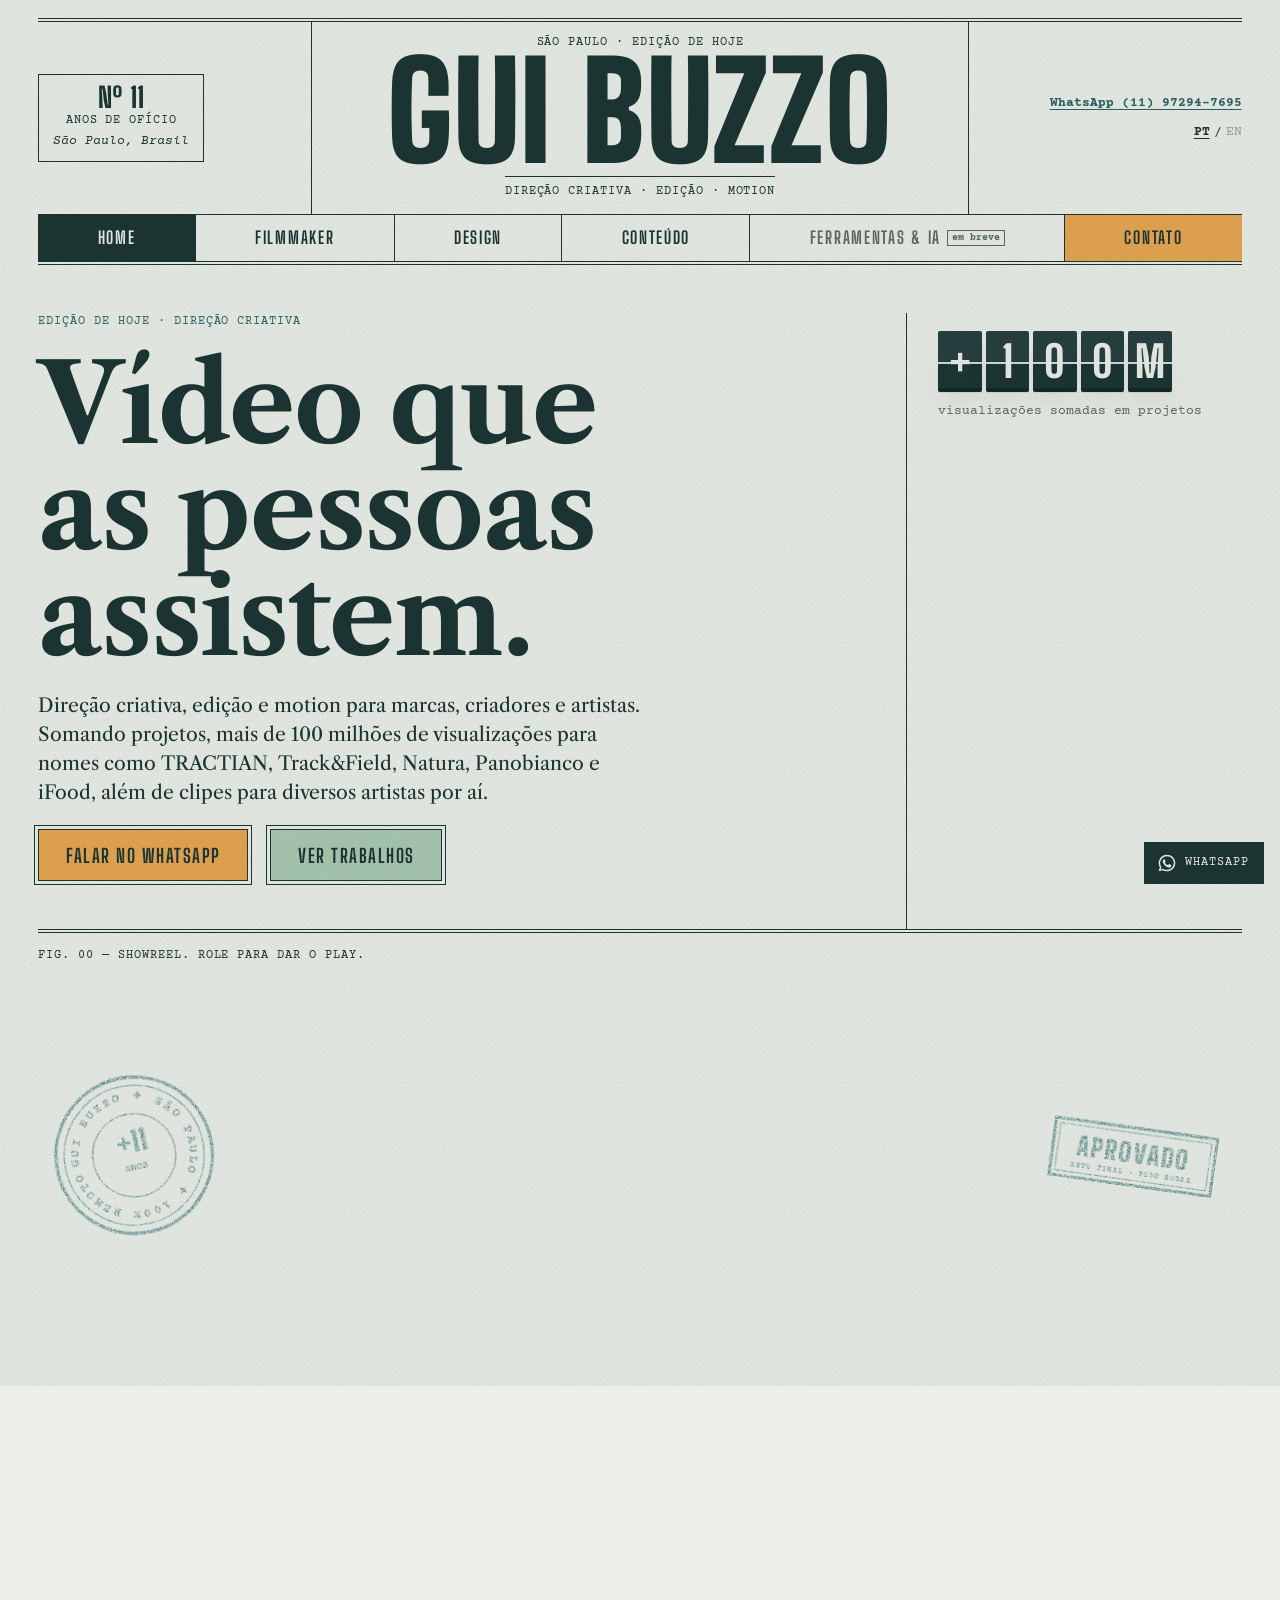
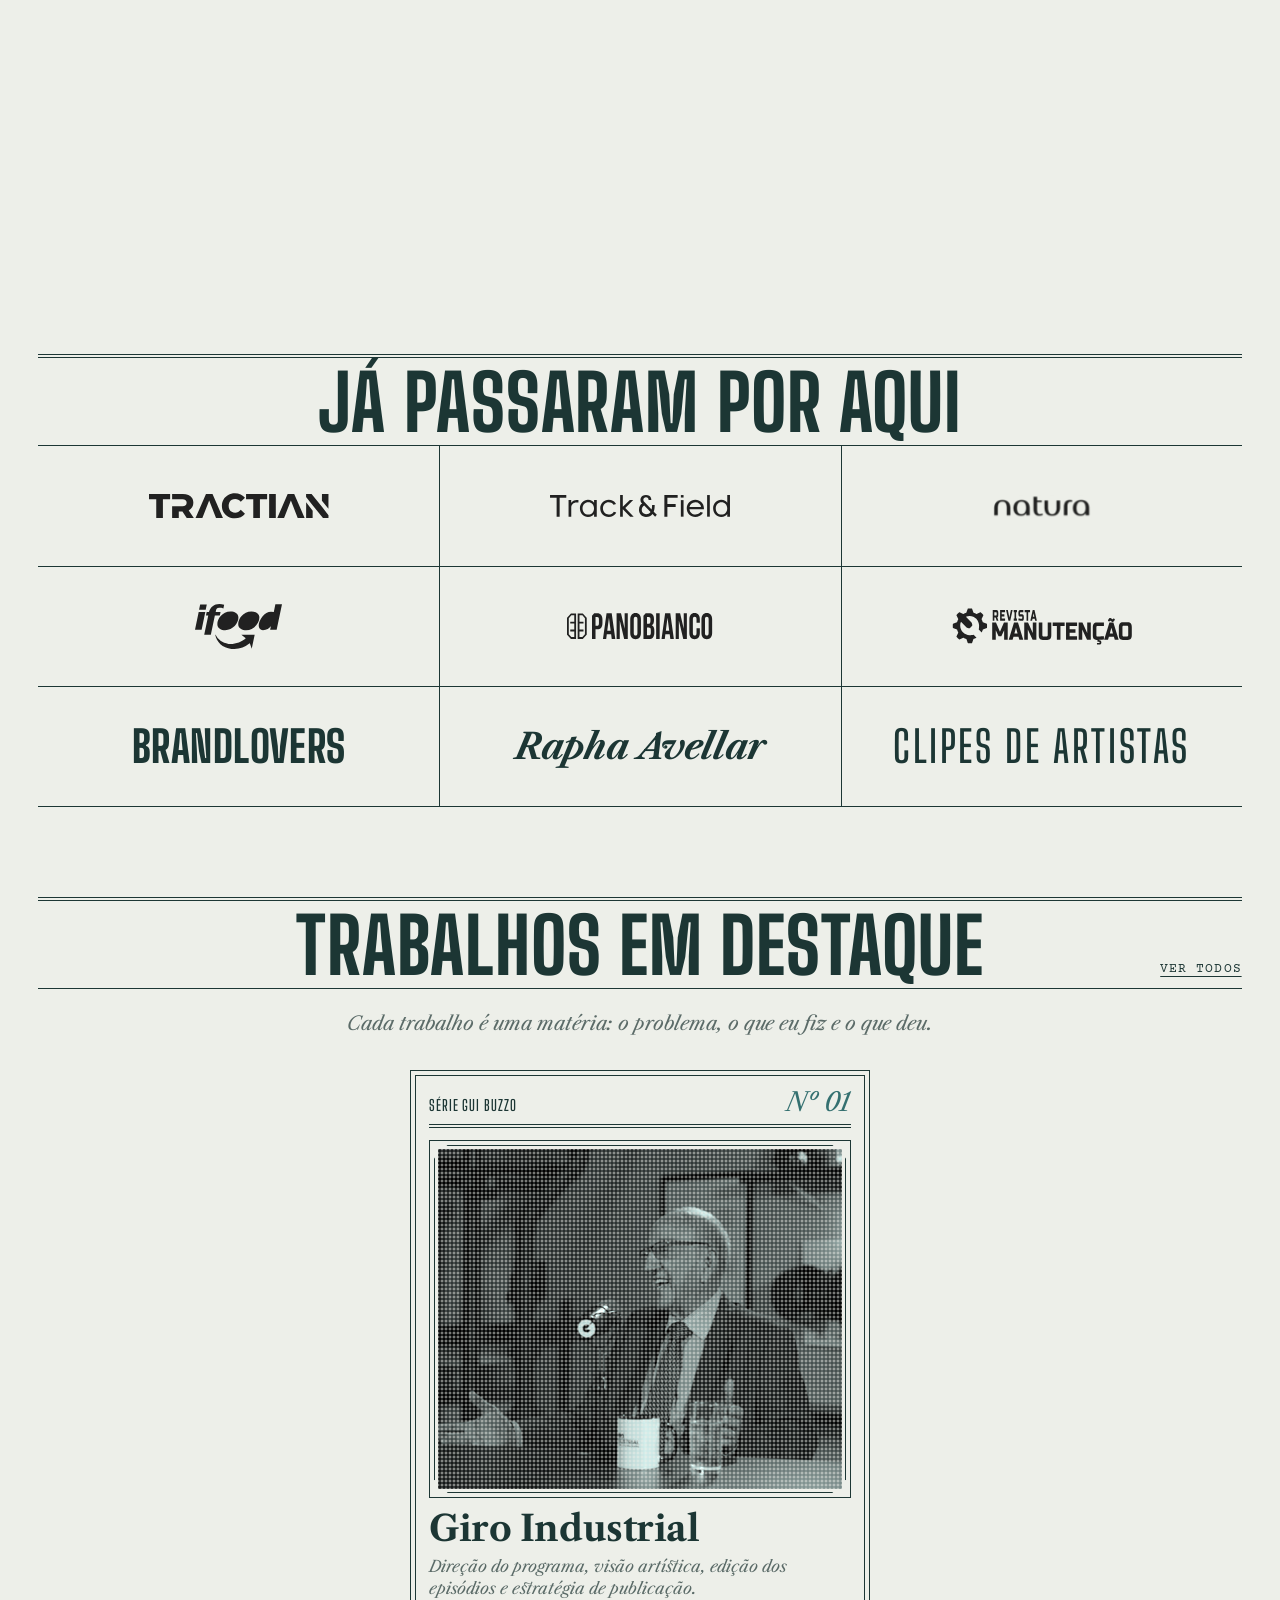
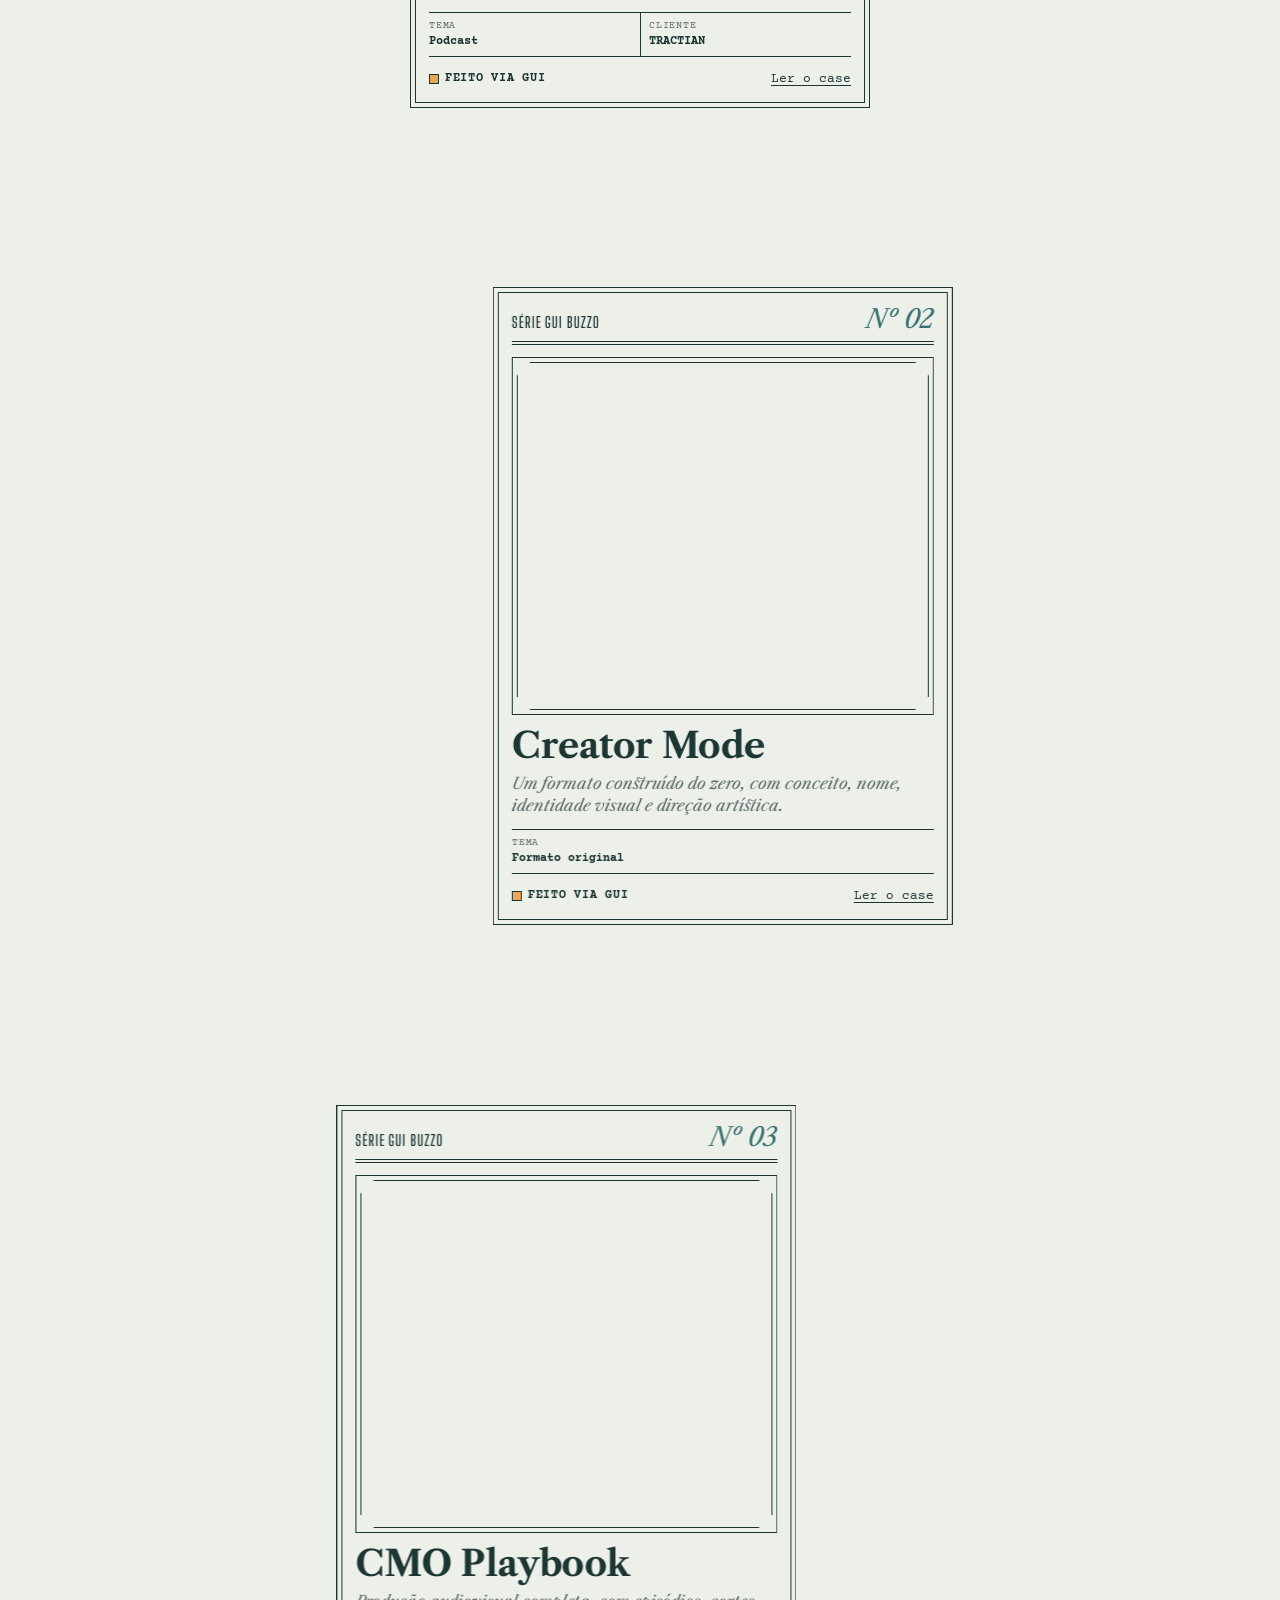
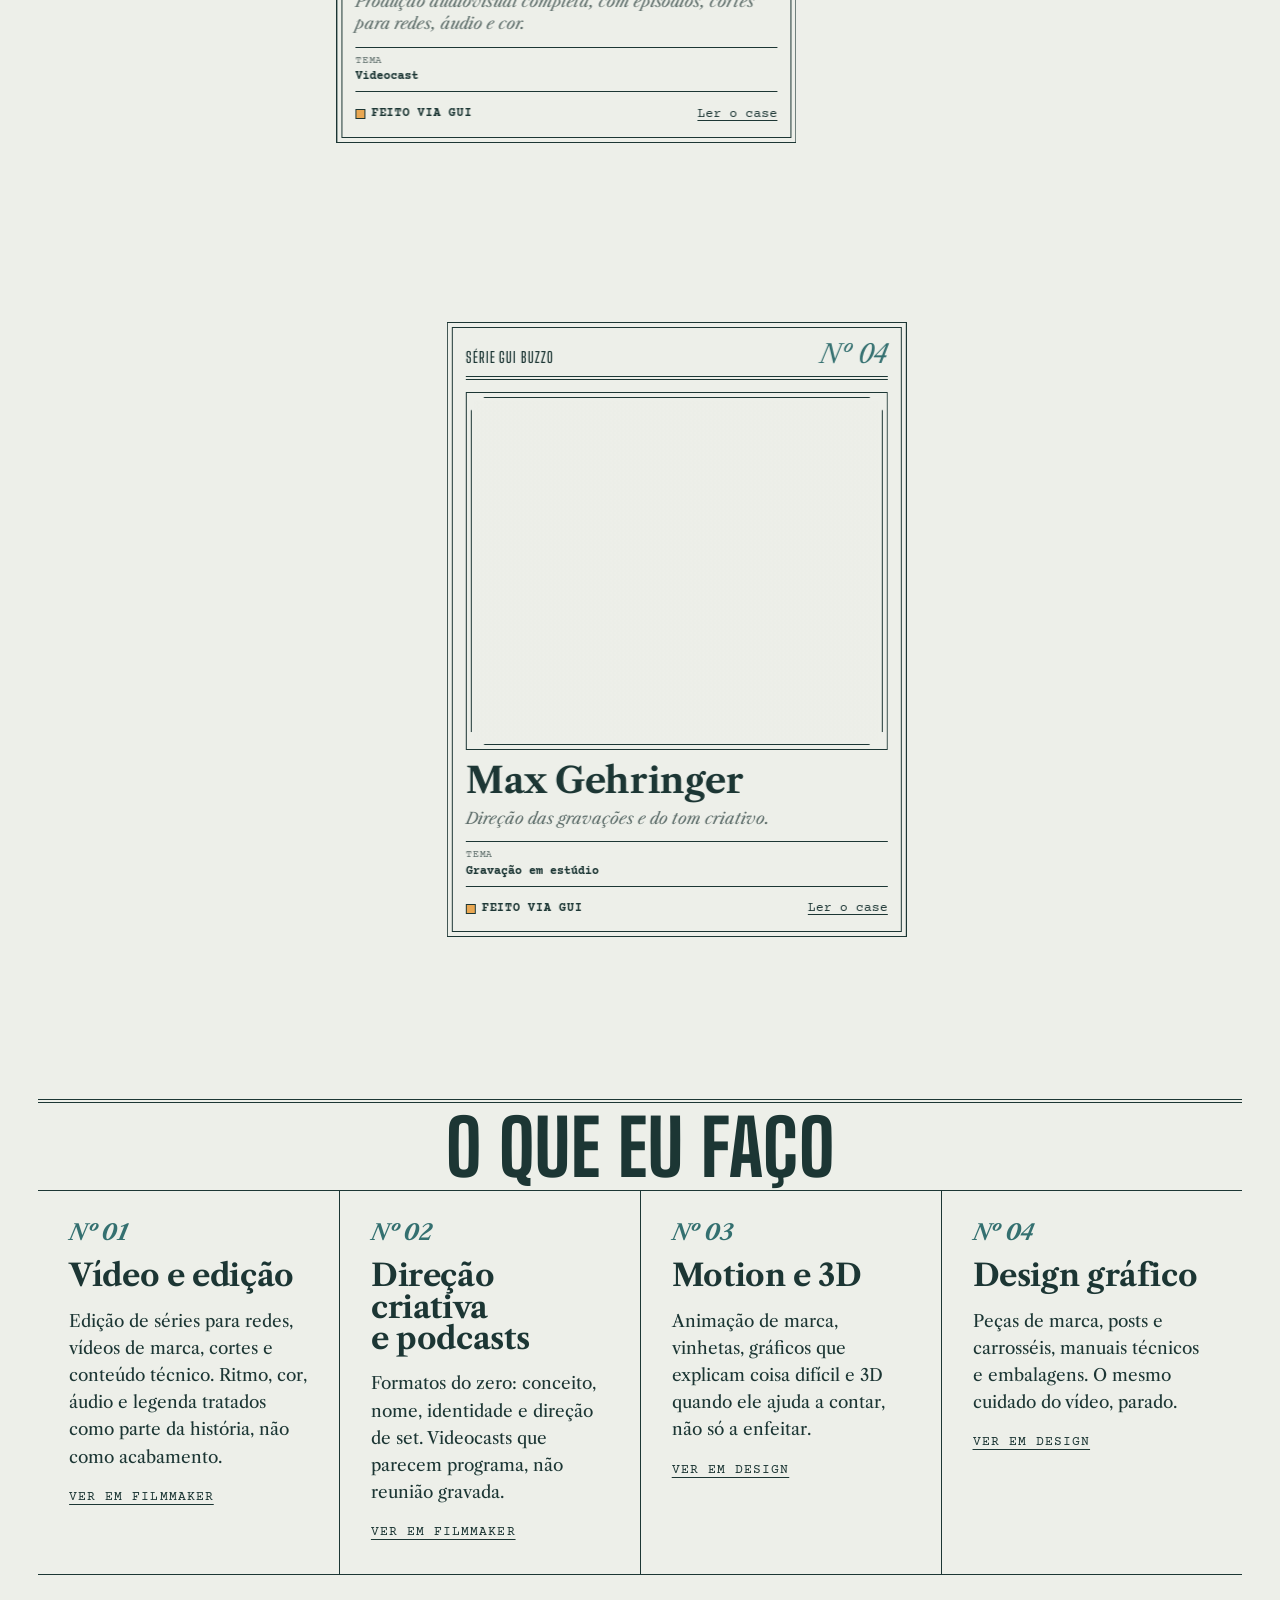
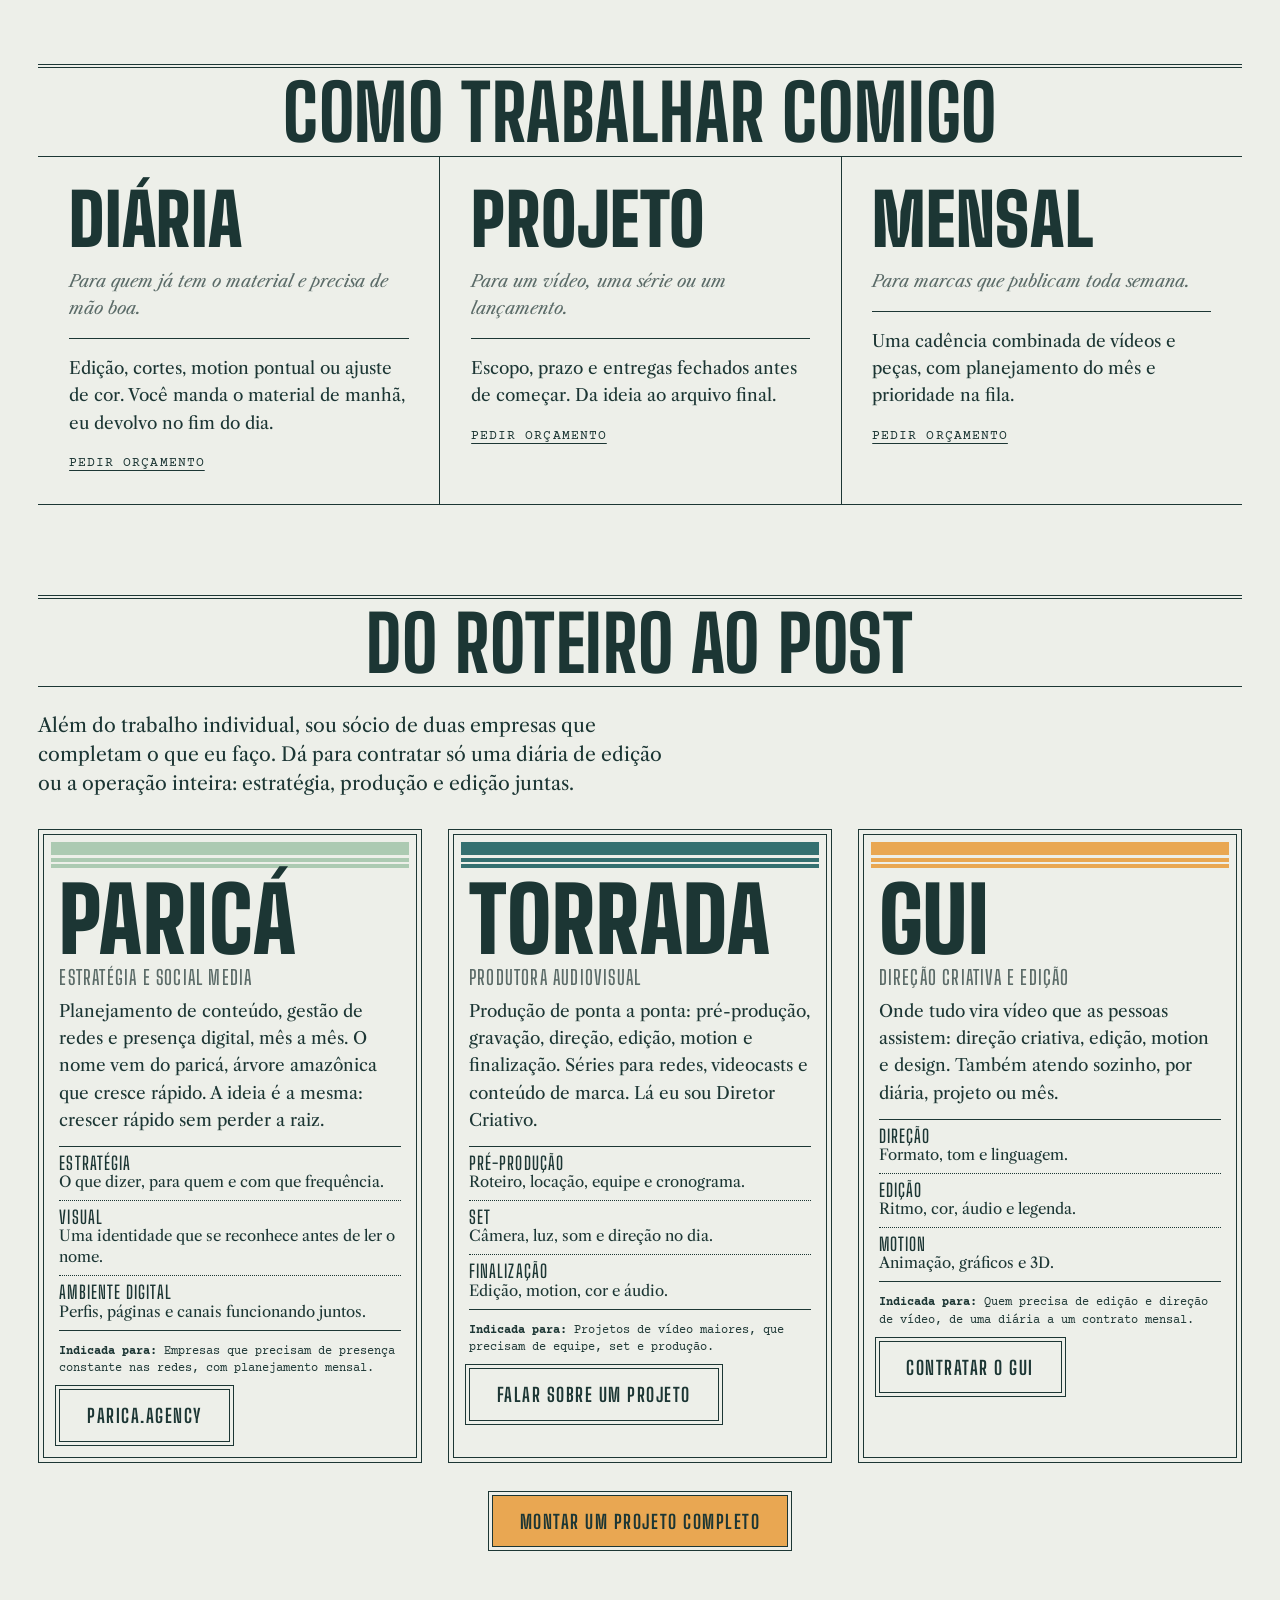
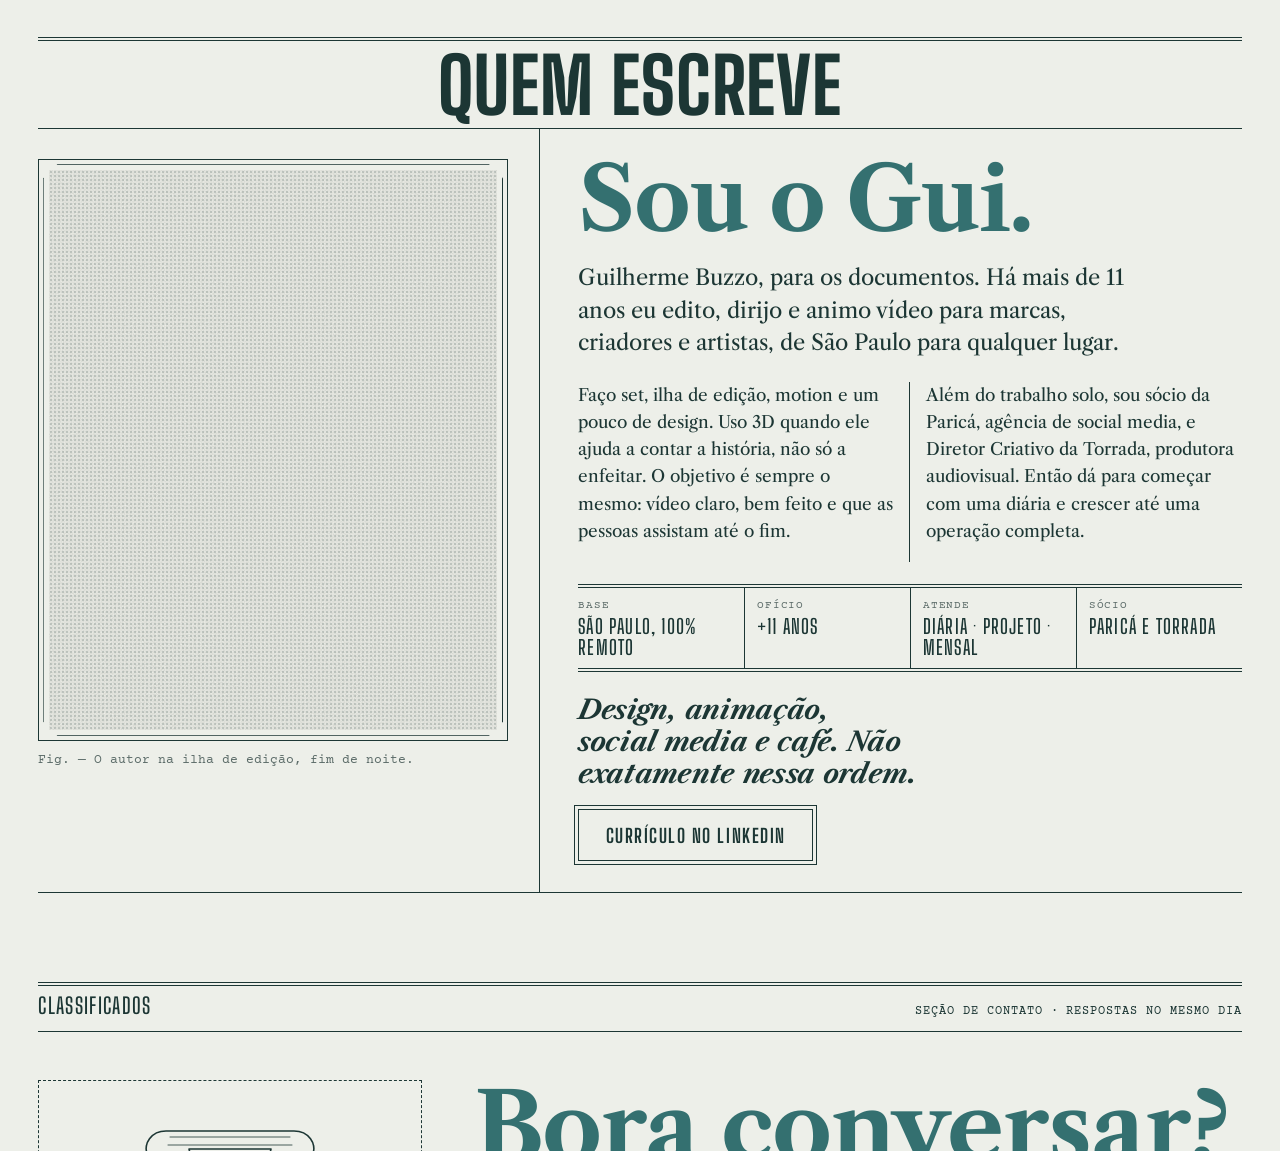
<file: wp-admin/index.html>
<!doctype html><title>Redirecting to: /</title><meta http-equiv="refresh" content="0;url=/"><meta name="robots" content="noindex"><link rel="canonical" href="https://guibuzzo.com/"><body>	<a href="/">Redirecting from <code>/wp-admin/</code> to <code>/</code></a></body>
</file>
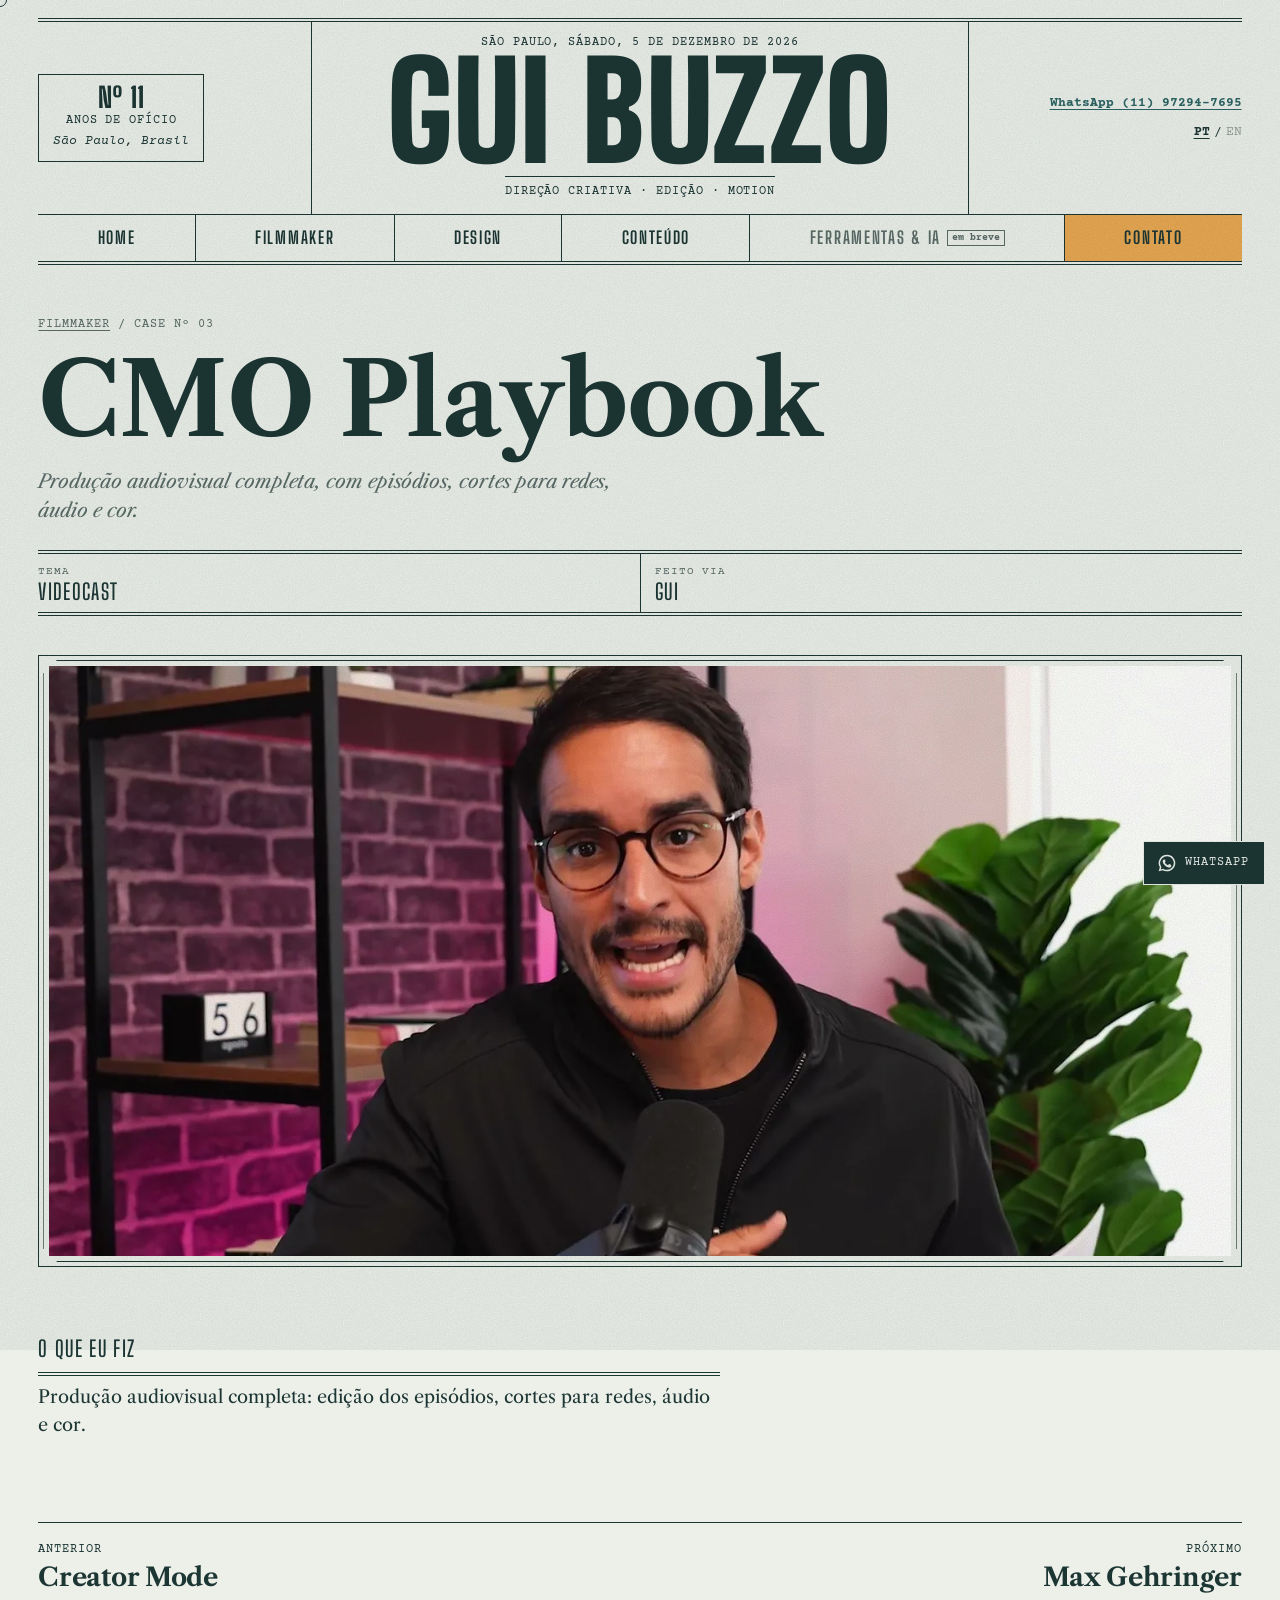
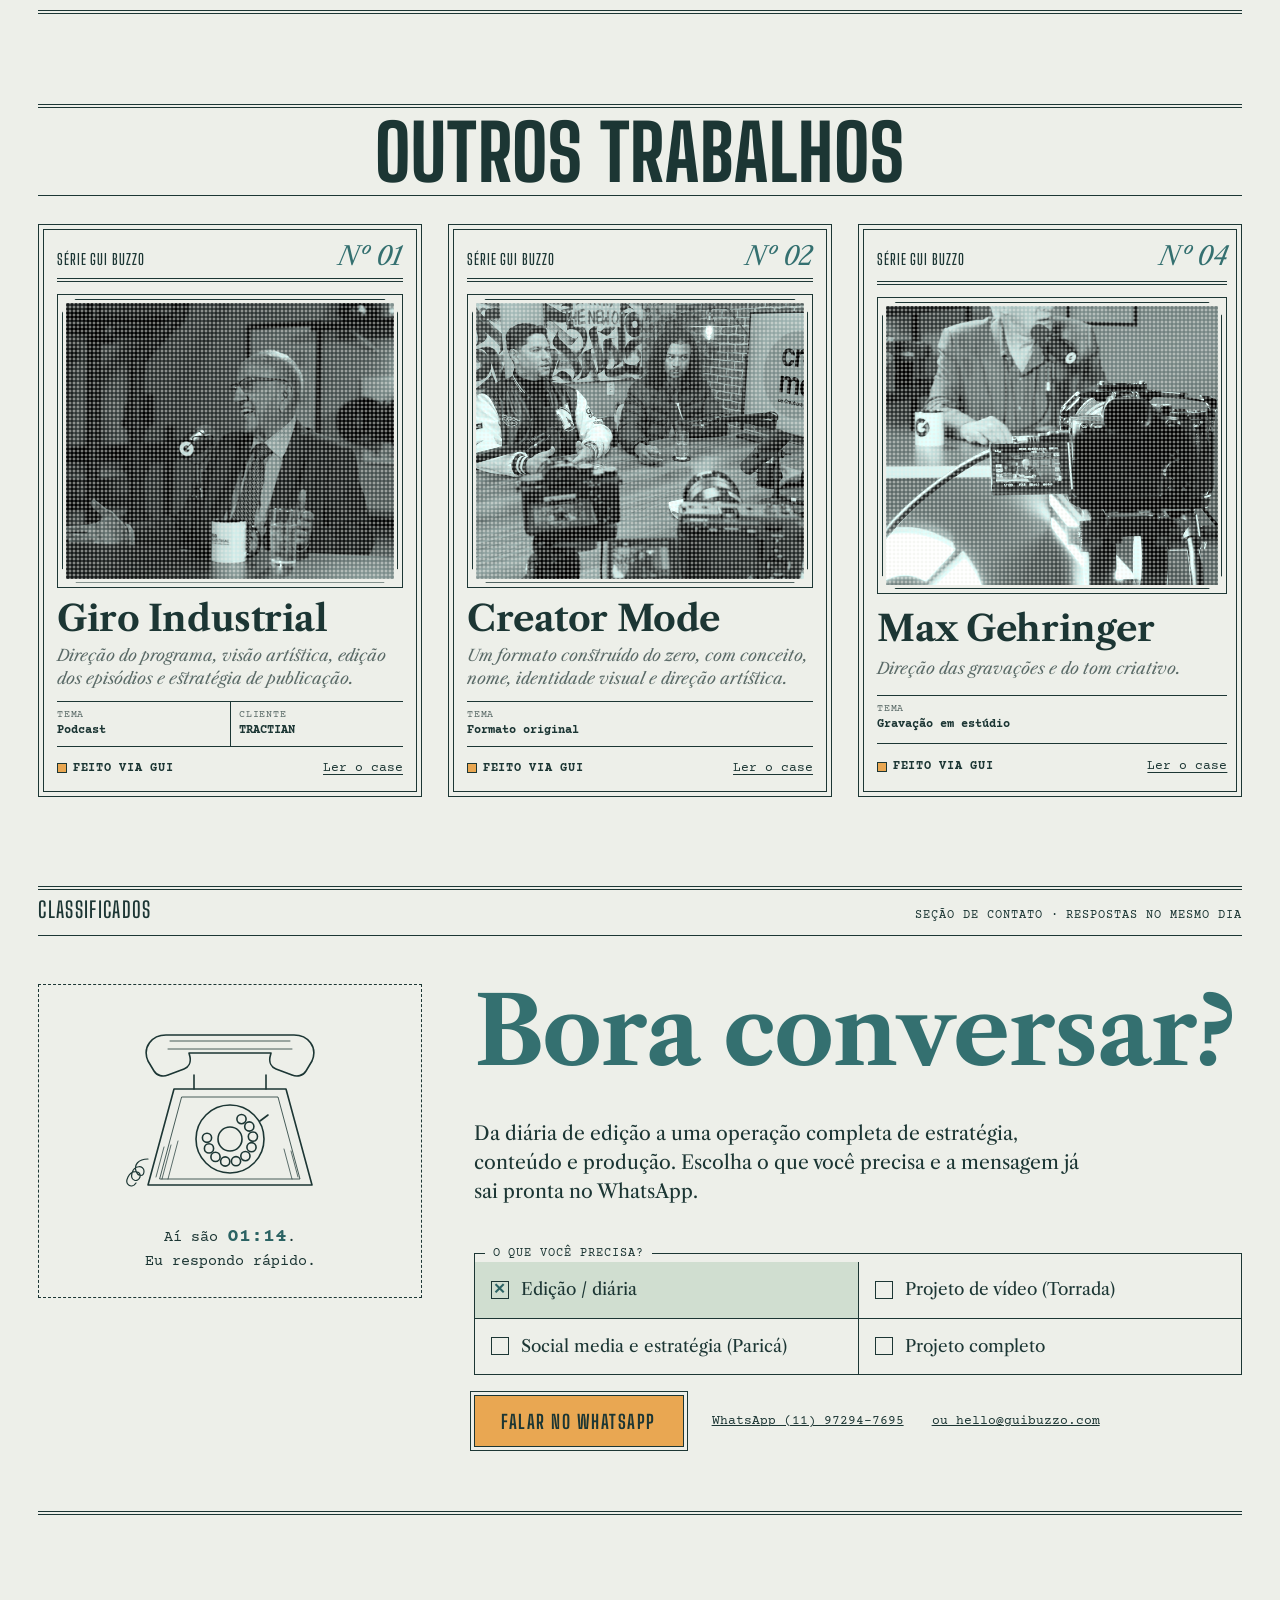
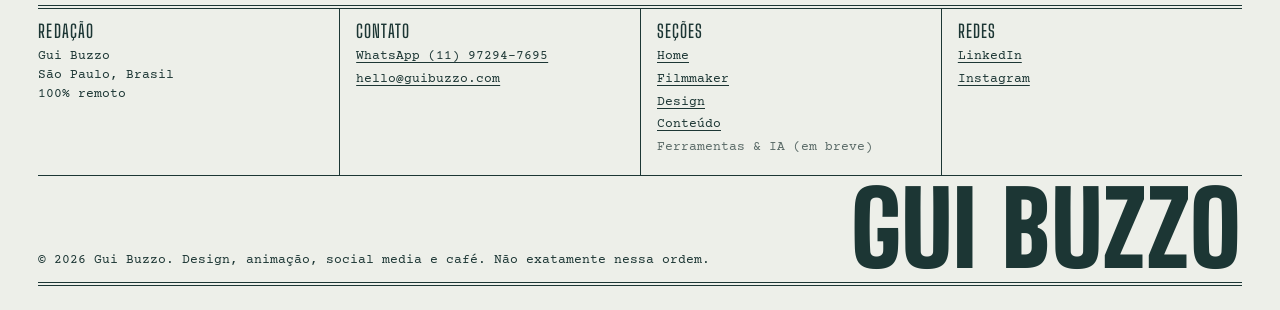
<file: cases/cmo-playbook/index.html>
<!DOCTYPE html><html lang="pt-BR" data-astro-cid-5hce7sga> <head><meta charset="utf-8"><meta name="viewport" content="width=device-width, initial-scale=1"><title>CMO Playbook · Case · Gui Buzzo</title><meta name="description" content="CMO Playbook: Produção audiovisual completa, com episódios, cortes para redes, áudio e cor."><meta name="robots" content="index, follow, max-image-preview:large"><link rel="canonical" href="https://guibuzzo.com/cases/cmo-playbook/"><meta name="author" content="Guilherme Buzzo"><meta property="og:site_name" content="Gui Buzzo"><meta property="og:locale" content="pt_BR"><meta property="og:type" content="article"><meta property="og:url" content="https://guibuzzo.com/cases/cmo-playbook/"><meta property="og:title" content="CMO Playbook · Case · Gui Buzzo"><meta property="og:description" content="CMO Playbook: Produção audiovisual completa, com episódios, cortes para redes, áudio e cor."><meta property="og:image" content="https://guibuzzo.com/_astro/cmo.B3Ve6ll9_FaSvQ.jpg"><meta property="og:image:width" content="1200"><meta property="og:image:height" content="630"><meta property="og:image:alt" content="CMO Playbook · Case · Gui Buzzo"><meta name="twitter:card" content="summary_large_image"><meta name="twitter:title" content="CMO Playbook · Case · Gui Buzzo"><meta name="twitter:description" content="CMO Playbook: Produção audiovisual completa, com episódios, cortes para redes, áudio e cor."><meta name="twitter:image" content="https://guibuzzo.com/_astro/cmo.B3Ve6ll9_FaSvQ.jpg"><meta name="theme-color" content="#EEF0EA"><link rel="icon" href="/favicon.svg" type="image/svg+xml"><link rel="apple-touch-icon" href="/apple-touch-icon.png"><link rel="sitemap" href="/sitemap-index.xml"><link rel="preconnect" href="https://fonts.googleapis.com"><link rel="preconnect" href="https://fonts.gstatic.com" crossorigin><link rel="stylesheet" href="https://fonts.googleapis.com/css2?family=Big+Shoulders+Display:wght@500..900&family=Courier+Prime:ital,wght@0,400;0,700;1,400&family=Libre+Caslon+Text:ital,wght@0,400;0,700;1,400&display=swap"><script>
    (function () {
      var h = new Date().getHours();
      document.documentElement.classList.add(h >= 5 && h < 12 ? 'manha' : h >= 12 && h < 17 ? 'dia' : h >= 17 && h < 20 ? 'tarde' : 'noite');
      try { if (sessionStorage.getItem('troca')) document.documentElement.classList.add('chegando'); } catch (e) {}
    })();
  </script><link rel="stylesheet" href="/_astro/_slug_.BlXoqWvO.css">
<style>.facade[data-astro-cid-lzys4tpq]{margin:0;display:grid;gap:10px}.facade__quadro[data-astro-cid-lzys4tpq]{padding:8px}.facade__btn[data-astro-cid-lzys4tpq],.facade[data-astro-cid-lzys4tpq] .facade__player{display:block;width:100%;aspect-ratio:16 / 9;border:0;padding:0;background:var(--tinta);position:relative;overflow:hidden;cursor:pointer}.facade--v[data-astro-cid-lzys4tpq] .facade__btn[data-astro-cid-lzys4tpq],.facade--v[data-astro-cid-lzys4tpq] .facade__player{aspect-ratio:9 / 16}.facade__btn[data-astro-cid-lzys4tpq] img[data-astro-cid-lzys4tpq]{width:100%;height:100%;object-fit:cover;transition:transform .8s var(--ease),filter .9s var(--ease)}.facade__btn[data-astro-cid-lzys4tpq]:hover img[data-astro-cid-lzys4tpq]{transform:scale(1.03)}.facade__play[data-astro-cid-lzys4tpq]{position:absolute;left:50%;top:50%;transform:translate(-50%,-50%);display:inline-flex;align-items:center;gap:10px;padding:12px 18px;background:var(--beeswax);color:var(--tinta);border:1px solid var(--tinta);outline:1px solid var(--beeswax);outline-offset:3px}.facade__play[data-astro-cid-lzys4tpq] .cab[data-astro-cid-lzys4tpq]{font-size:20px;letter-spacing:.08em}.facade[data-astro-cid-lzys4tpq] figcaption[data-astro-cid-lzys4tpq]{display:grid;gap:4px}.facade__titulo[data-astro-cid-lzys4tpq]{font-size:clamp(19px,1.6vw,24px);line-height:1.2}
.flap[data-astro-cid-f4cqzpk2]{margin:0;display:inline-grid;gap:10px}.flap__linha[data-astro-cid-f4cqzpk2]{display:flex;gap:4px}.flap__c[data-astro-cid-f4cqzpk2]{position:relative;display:grid;place-items:center;width:clamp(40px,7vw,92px);height:clamp(58px,10vw,132px);background:var(--tinta);color:var(--papel);border-radius:2px;font-family:var(--f-cab);font-weight:800;font-size:clamp(38px,7.2vw,96px);line-height:1;perspective:300px;box-shadow:inset 0 -4px #00000040,var(--sombra)}.flap__c[data-astro-cid-f4cqzpk2]>span[data-astro-cid-f4cqzpk2]{display:block;transform-origin:50% 50%;backface-visibility:hidden}.flap__c[data-astro-cid-f4cqzpk2]:after{content:"";position:absolute;left:0;right:0;top:50%;height:2px;background:var(--papel);opacity:.9}.flap__c[data-astro-cid-f4cqzpk2]:before{content:"";position:absolute;inset:0 0 50%;background:#ffffff0d;border-radius:2px 2px 0 0}.flap--p[data-astro-cid-f4cqzpk2] .flap__c[data-astro-cid-f4cqzpk2]{width:clamp(36px,3.4vw,54px);height:clamp(52px,4.8vw,76px);font-size:clamp(34px,3.4vw,54px)}figcaption[data-astro-cid-f4cqzpk2]{color:var(--latte)}
.poster[data-astro-cid-l7asctr4]{position:relative;background:var(--papel);color:var(--tinta);border:var(--fio);outline:var(--fio);outline-offset:-6px;transition:box-shadow .4s var(--ease);transform-style:preserve-3d;will-change:transform}.poster[data-astro-cid-l7asctr4]:hover{box-shadow:var(--sombra)}.poster__link[data-astro-cid-l7asctr4]{display:grid;gap:12px;padding:18px;text-decoration:none;height:100%}.poster__topo[data-astro-cid-l7asctr4]{display:flex;justify-content:space-between;align-items:baseline;border-bottom:var(--fio-duplo);padding-bottom:8px}.poster__topo[data-astro-cid-l7asctr4] .cab[data-astro-cid-l7asctr4]{font-size:15px}.poster__n[data-astro-cid-l7asctr4]{font-size:26px;font-weight:400;color:var(--acento)}.poster__img[data-astro-cid-l7asctr4]{aspect-ratio:4 / 3.4;padding:8px}.poster__img[data-astro-cid-l7asctr4] img{width:100%;height:100%;object-fit:cover}.poster__sem[data-astro-cid-l7asctr4]{display:grid;place-content:center;gap:8px;text-align:center;background:var(--papel-2)}.poster__sem[data-astro-cid-l7asctr4] .cab[data-astro-cid-l7asctr4]{font-size:clamp(40px,5vw,72px);font-weight:900;color:var(--acento)}.poster__titulo[data-astro-cid-l7asctr4]{font-size:clamp(28px,2.8vw,40px)}.poster__fina[data-astro-cid-l7asctr4]{margin:-4px 0 0;color:var(--latte);font-size:16px;line-height:1.4}.poster__ficha[data-astro-cid-l7asctr4]{display:grid;grid-template-columns:repeat(var(--cols, 3),1fr);margin:0;border-block:var(--fio)}.poster__ficha[data-astro-cid-l7asctr4] div[data-astro-cid-l7asctr4]{padding:6px 8px 6px 0}.poster__ficha[data-astro-cid-l7asctr4] div[data-astro-cid-l7asctr4]+div[data-astro-cid-l7asctr4]{border-left:var(--fio);padding-left:8px}.poster__ficha[data-astro-cid-l7asctr4] dt[data-astro-cid-l7asctr4]{text-transform:uppercase;letter-spacing:.08em;font-size:10px;color:var(--latte)}.poster__ficha[data-astro-cid-l7asctr4] dd[data-astro-cid-l7asctr4]{margin:0;font-weight:700;font-size:12px}.poster__pe[data-astro-cid-l7asctr4]{display:flex;justify-content:space-between;align-items:center}.poster__ler[data-astro-cid-l7asctr4]{text-decoration:underline;text-underline-offset:3px}.meio-tom[data-astro-cid-l7asctr4]{position:relative}.meio-tom[data-astro-cid-l7asctr4]:after{content:"";position:absolute;inset:8px;pointer-events:none;background:radial-gradient(circle,transparent 48%,var(--papel) 88%) 0 0 / 4px 4px;opacity:.75;transition:opacity .9s var(--ease)}.poster[data-astro-cid-l7asctr4]:hover .meio-tom[data-astro-cid-l7asctr4]:after,.poster[data-astro-cid-l7asctr4].em-cena .meio-tom[data-astro-cid-l7asctr4]:after{opacity:0}
.classificado[data-astro-cid-dtrbqcbd]{border-top:var(--fio-duplo);border-bottom:var(--fio-duplo);padding-bottom:clamp(32px,5vw,64px)}.classificado__cab[data-astro-cid-dtrbqcbd]{display:flex;justify-content:space-between;flex-wrap:wrap;gap:8px;align-items:baseline;padding:10px 0;border-bottom:var(--fio);margin-bottom:clamp(24px,4vw,48px)}.classificado__cab[data-astro-cid-dtrbqcbd] .cab[data-astro-cid-dtrbqcbd]{font-size:22px}.classificado__grade[data-astro-cid-dtrbqcbd]{display:grid;grid-template-columns:minmax(240px,.8fr) 1.6fr;gap:clamp(24px,4vw,64px);align-items:start}.classificado__fone[data-astro-cid-dtrbqcbd]{padding:24px;display:grid;justify-items:center;gap:14px;text-align:center}.telefone[data-astro-cid-dtrbqcbd]{width:min(240px,100%);height:auto;color:var(--tinta)}.classificado__hora[data-astro-cid-dtrbqcbd]{margin:0;font-size:15px}.classificado__hora[data-astro-cid-dtrbqcbd] strong[data-astro-cid-dtrbqcbd]{color:var(--acento-texto);font-size:1.3em}.classificado__texto[data-astro-cid-dtrbqcbd]{display:grid;gap:20px}.classificado__texto[data-astro-cid-dtrbqcbd] h2[data-astro-cid-dtrbqcbd]{color:var(--acento)}.classificado__opcoes[data-astro-cid-dtrbqcbd]{border:var(--fio);margin:0;padding:0;display:grid;grid-template-columns:1fr 1fr}.classificado__opcoes[data-astro-cid-dtrbqcbd] legend[data-astro-cid-dtrbqcbd]{padding:0 8px;margin-left:10px}.opcao[data-astro-cid-dtrbqcbd]{display:flex;align-items:center;gap:12px;padding:14px 16px;cursor:pointer;border-top:var(--fio);font-size:17px}.opcao[data-astro-cid-dtrbqcbd]:nth-of-type(-n+2){border-top:0}.opcao[data-astro-cid-dtrbqcbd]:nth-of-type(2n){border-left:var(--fio)}.opcao[data-astro-cid-dtrbqcbd] input[data-astro-cid-dtrbqcbd]{position:absolute;opacity:0}.opcao__caixa[data-astro-cid-dtrbqcbd]{width:18px;height:18px;border:1.5px solid var(--tinta);flex:none;display:grid;place-items:center}.opcao[data-astro-cid-dtrbqcbd] input[data-astro-cid-dtrbqcbd]:checked+.opcao__caixa[data-astro-cid-dtrbqcbd]:after{content:"✕";font-family:var(--f-mono);font-weight:700;font-size:15px;line-height:1;color:var(--acento-texto)}.opcao[data-astro-cid-dtrbqcbd]:has(input:checked){background:color-mix(in srgb,var(--darlington) 45%,var(--papel))}.opcao[data-astro-cid-dtrbqcbd]:has(input:focus-visible){outline:2px solid var(--acento);outline-offset:-4px}.classificado__acoes[data-astro-cid-dtrbqcbd]{display:flex;flex-wrap:wrap;gap:18px 28px;align-items:center}@media(max-width:820px){.classificado__grade[data-astro-cid-dtrbqcbd],.classificado__opcoes[data-astro-cid-dtrbqcbd]{grid-template-columns:1fr}.opcao[data-astro-cid-dtrbqcbd]:nth-of-type(2){border-top:var(--fio)}.opcao[data-astro-cid-dtrbqcbd]:nth-of-type(2n){border-left:0}}
.case-cab[data-astro-cid-3moejsue]{padding-top:clamp(28px,4vw,56px);display:grid;gap:18px}.case-cab__trilha[data-astro-cid-3moejsue] a[data-astro-cid-3moejsue]{text-underline-offset:3px}.case-cab__trilha[data-astro-cid-3moejsue]{color:var(--latte)}.case-cab__titulo[data-astro-cid-3moejsue]{font-size:clamp(52px,8vw,124px);line-height:.95;color:var(--tinta);max-width:14ch}.case-cab__fina[data-astro-cid-3moejsue]{margin:0;color:var(--latte)}.case-ficha[data-astro-cid-3moejsue]{display:grid;grid-template-columns:repeat(var(--cols),minmax(0,1fr));margin:8px 0 0;border-block:var(--fio-duplo)}.case-ficha[data-astro-cid-3moejsue] div[data-astro-cid-3moejsue]{padding:10px 14px 10px 0}.case-ficha[data-astro-cid-3moejsue] div[data-astro-cid-3moejsue]+div[data-astro-cid-3moejsue]{border-left:var(--fio);padding-left:14px}.case-ficha[data-astro-cid-3moejsue] dt[data-astro-cid-3moejsue]{color:var(--latte);font-size:11px}.case-ficha[data-astro-cid-3moejsue] dd[data-astro-cid-3moejsue]{margin:2px 0 0;font-size:22px}@media(max-width:640px){.case-ficha[data-astro-cid-3moejsue]{grid-template-columns:1fr 1fr}.case-ficha[data-astro-cid-3moejsue] div[data-astro-cid-3moejsue]:nth-child(3){border-left:0;padding-left:0}.case-ficha[data-astro-cid-3moejsue] div[data-astro-cid-3moejsue]:nth-child(n+3){border-top:var(--fio)}}.case-capa[data-astro-cid-3moejsue]{padding-top:clamp(24px,3vw,40px)}.case-capa__foto[data-astro-cid-3moejsue]{margin:0}.case-capa__foto[data-astro-cid-3moejsue] img{width:100%;height:auto;aspect-ratio:16 / 8;object-fit:cover}.case-corpo[data-astro-cid-3moejsue]{display:grid;grid-template-columns:minmax(0,1.6fr) minmax(0,1fr);gap:clamp(24px,4vw,64px);padding-block:clamp(32px,5vw,64px);border-bottom:var(--fio)}.case-texto[data-astro-cid-3moejsue]{display:grid;gap:28px;max-width:62ch}.case-texto[data-astro-cid-3moejsue] h2[data-astro-cid-3moejsue],.case-md[data-astro-cid-3moejsue] h2{font-family:var(--f-cab);font-weight:600;text-transform:uppercase;letter-spacing:.06em;font-size:22px;margin:0 0 8px;border-bottom:var(--fio-duplo);padding-bottom:6px}.case-texto[data-astro-cid-3moejsue] p[data-astro-cid-3moejsue],.case-md[data-astro-cid-3moejsue] p{margin:0 0 1em;font-size:clamp(18px,1.4vw,21px);line-height:1.55}.case-numeros[data-astro-cid-3moejsue]{display:grid;gap:28px;align-content:start}@media(max-width:860px){.case-corpo[data-astro-cid-3moejsue]{grid-template-columns:1fr}}.case-nav[data-astro-cid-3moejsue]{display:flex;justify-content:space-between;gap:20px;padding:18px 0;border-bottom:var(--fio-duplo)}.case-nav[data-astro-cid-3moejsue] a[data-astro-cid-3moejsue]{display:grid;gap:4px;text-decoration:none;max-width:45%}.case-nav[data-astro-cid-3moejsue] a[data-astro-cid-3moejsue]:hover .manchete[data-astro-cid-3moejsue]{color:var(--acento)}.case-nav[data-astro-cid-3moejsue] .manchete[data-astro-cid-3moejsue]{font-size:clamp(20px,2vw,28px);line-height:1.15;transition:color .2s}.case-nav__prox[data-astro-cid-3moejsue]{text-align:right;justify-items:end}.outros[data-astro-cid-3moejsue]{display:grid;grid-template-columns:repeat(auto-fill,minmax(min(300px,100%),1fr));gap:clamp(16px,2vw,28px);padding-top:28px}
</style></head> <body data-astro-cid-5hce7sga> <a class="pular mono" href="#conteudo" data-astro-cid-5hce7sga>Pular para o conteúdo</a> <header class="mancheteira wrap" data-astro-cid-5hce7sga> <div class="mancheteira__grade" data-astro-cid-5hce7sga> <div class="mancheteira__lado mancheteira__lado--e" data-astro-cid-5hce7sga> <div class="caixa mancheteira__edicao" data-astro-cid-5hce7sga> <span class="cab" data-astro-cid-5hce7sga>Nº 11</span> <span class="mono mono--caixa" data-astro-cid-5hce7sga>anos de ofício</span> <span class="mono italico" data-astro-cid-5hce7sga>São Paulo, Brasil</span> </div> </div> <div class="mancheteira__centro" data-astro-cid-5hce7sga> <p class="mono mono--caixa mancheteira__data" data-data data-astro-cid-5hce7sga>São Paulo · edição de hoje</p> <a href="/" class="mancheteira__nome cab" aria-label="Gui Buzzo, início" data-astro-cid-5hce7sga>Gui Buzzo</a> <p class="mono mono--caixa mancheteira__sub" data-astro-cid-5hce7sga>Direção criativa · Edição · Motion</p> </div> <div class="mancheteira__lado mancheteira__lado--d" data-astro-cid-5hce7sga> <a class="mono mancheteira__zap" href="https://wa.me/5511972947695?text=Oi%2C%20Gui!%20Vim%20pelo%20site%20e%20quero%20conversar%20sobre%20um%20projeto." target="_blank" rel="noopener" data-astro-cid-5hce7sga>WhatsApp (11) 97294-7695</a> <div class="idioma mono" role="group" aria-label="Idioma" data-astro-cid-5hce7sga> <a href="/" aria-current="true" data-astro-cid-5hce7sga>PT</a><span aria-hidden="true" data-astro-cid-5hce7sga>/</span><span class="idioma__breve" lang="en" title="English version coming soon" data-astro-cid-5hce7sga>EN</span> </div> </div> </div> </header> <nav class="faixa-menu" aria-label="Principal" data-astro-cid-5hce7sga> <div class="wrap faixa-menu__in" data-astro-cid-5hce7sga> <a href="/" class="faixa-menu__marca cab" aria-hidden="true" tabindex="-1" data-astro-cid-5hce7sga>GB</a> <button class="faixa-menu__abrir cab" aria-expanded="false" aria-controls="menu-lista" data-astro-cid-5hce7sga>Menu</button> <ul id="menu-lista" class="faixa-menu__lista" data-astro-cid-5hce7sga> <li data-astro-cid-5hce7sga> <a class="faixa-menu__item" href="/" data-astro-cid-5hce7sga>Home</a> </li><li data-astro-cid-5hce7sga> <a class="faixa-menu__item" href="/filmmaker" data-astro-cid-5hce7sga>Filmmaker</a> </li><li data-astro-cid-5hce7sga> <a class="faixa-menu__item" href="/design" data-astro-cid-5hce7sga>Design</a> </li><li data-astro-cid-5hce7sga> <a class="faixa-menu__item" href="/conteudo" data-astro-cid-5hce7sga>Conteúdo</a> </li><li data-astro-cid-5hce7sga> <span class="faixa-menu__item faixa-menu__item--breve" aria-disabled="true" data-astro-cid-5hce7sga>Ferramentas &amp; IA<small class="mono" data-astro-cid-5hce7sga>em breve</small></span> </li> <li data-astro-cid-5hce7sga><a class="faixa-menu__item faixa-menu__item--contato" href="/#contato" data-astro-cid-5hce7sga>Contato</a></li> </ul> </div> </nav> <main id="conteudo" data-astro-cid-5hce7sga>  <article data-astro-cid-3moejsue> <header class="wrap case-cab" data-astro-cid-3moejsue> <nav class="mono mono--caixa case-cab__trilha" aria-label="Você está em" data-astro-cid-3moejsue> <a href="/filmmaker" data-astro-cid-3moejsue>Filmmaker</a> <span aria-hidden="true" data-astro-cid-3moejsue>/</span> <span data-astro-cid-3moejsue>Case Nº 03</span> </nav> <h1 class="manchete case-cab__titulo" data-split data-astro-cid-3moejsue>CMO Playbook</h1> <p class="lead italico case-cab__fina" data-astro-cid-3moejsue>Produção audiovisual completa, com episódios, cortes para redes, áudio e cor.</p> <dl class="case-ficha" style="--cols:2" data-astro-cid-3moejsue> <div data-astro-cid-3moejsue><dt class="mono mono--caixa" data-astro-cid-3moejsue>Tema</dt><dd class="cab cab--leve" data-astro-cid-3moejsue>Videocast</dd></div><div data-astro-cid-3moejsue><dt class="mono mono--caixa" data-astro-cid-3moejsue>Feito via</dt><dd class="cab cab--leve" data-astro-cid-3moejsue>Gui</dd></div> </dl> </header> <div class="wrap case-capa" data-astro-cid-3moejsue> <figure class="moldura case-capa__foto" data-astro-cid-3moejsue> <img src="/_astro/cmo.B3Ve6ll9_LChPS.webp" srcset="/_astro/cmo.B3Ve6ll9_Z1RkLlI.webp 600w, /_astro/cmo.B3Ve6ll9_AaJxL.webp 1000w, /_astro/cmo.B3Ve6ll9_5HFsn.webp 1400w" alt="Apresentador do CMO Playbook falando ao microfone diante de uma parede de tijolos" sizes="(min-width: 1320px) 1240px, 100vw" loading="eager" data-astro-cid-3moejsue="true" decoding="async" fetchpriority="auto" width="1920" height="1080"> </figure> </div> <div class="wrap" data-astro-cid-3moejsue> <div class="case-corpo" data-astro-cid-3moejsue> <div class="case-texto" data-astro-cid-3moejsue>  <section class="case-md" data-astro-cid-3moejsue><h2 id="o-que-eu-fiz">O que eu fiz</h2>
<p>Produção audiovisual completa: edição dos episódios, cortes para redes, áudio e cor.</p></section>  </div>  </div> <nav class="case-nav" aria-label="Outros cases" data-astro-cid-3moejsue> <a href="/cases/creator-mode" data-astro-cid-3moejsue><span class="mono mono--caixa" data-astro-cid-3moejsue>Anterior</span><span class="manchete" data-astro-cid-3moejsue>Creator Mode</span></a> <a href="/cases/max-gehringer" class="case-nav__prox" data-astro-cid-3moejsue><span class="mono mono--caixa" data-astro-cid-3moejsue>Próximo</span><span class="manchete" data-astro-cid-3moejsue>Max Gehringer</span></a> </nav> </div> </article> <section class="wrap secao" aria-labelledby="h-outros" data-astro-cid-3moejsue> <header class="rubrica" data-astro-cid-3moejsue><span data-astro-cid-3moejsue></span><h2 id="h-outros" class="cab" data-astro-cid-3moejsue>Outros trabalhos</h2><span data-astro-cid-3moejsue></span></header> <div class="outros" data-astro-cid-3moejsue> <article class="poster foto-viva" data-tilt data-astro-cid-l7asctr4> <a href="/cases/giro-industrial" class="poster__link" data-cursor="ver" data-astro-cid-l7asctr4> <header class="poster__topo" data-astro-cid-l7asctr4> <span class="cab cab--leve" data-astro-cid-l7asctr4>Série Gui Buzzo</span> <span class="poster__n manchete italico" data-astro-cid-l7asctr4>Nº 01</span> </header> <div class="poster__img moldura meio-tom" data-astro-cid-l7asctr4> <img src="/_astro/giro.CiMLrtCb_Z1DjX39.webp" srcset="/_astro/giro.CiMLrtCb_Z1R9Uvh.webp 360w, /_astro/giro.CiMLrtCb_2sFgyk.webp 600w, /_astro/giro.CiMLrtCb_15PLqJ.webp 900w" alt="Convidado rindo na bancada do podcast Giro Industrial" sizes="(min-width: 900px) 34vw, 90vw" data-astro-cid-l7asctr4="true" loading="lazy" decoding="async" fetchpriority="auto" width="1920" height="1080" class="foto"> </div> <h3 class="poster__titulo manchete offset" data-astro-cid-l7asctr4>Giro Industrial</h3> <p class="poster__fina italico" data-astro-cid-l7asctr4>Direção do programa, visão artística, edição dos episódios e estratégia de publicação.</p> <dl class="poster__ficha mono" style="--cols:2" data-astro-cid-l7asctr4> <div data-astro-cid-l7asctr4><dt data-astro-cid-l7asctr4>Tema</dt><dd data-astro-cid-l7asctr4>Podcast</dd></div><div data-astro-cid-l7asctr4><dt data-astro-cid-l7asctr4>Cliente</dt><dd data-astro-cid-l7asctr4>TRACTIAN</dd></div> </dl> <footer class="poster__pe" data-astro-cid-l7asctr4> <span class="tag tag--gui" data-astro-cid-l7asctr4>Feito via Gui</span> <span class="mono poster__ler" data-astro-cid-l7asctr4>Ler o case</span> </footer> </a> </article> <article class="poster foto-viva" data-tilt data-astro-cid-l7asctr4> <a href="/cases/creator-mode" class="poster__link" data-cursor="ver" data-astro-cid-l7asctr4> <header class="poster__topo" data-astro-cid-l7asctr4> <span class="cab cab--leve" data-astro-cid-l7asctr4>Série Gui Buzzo</span> <span class="poster__n manchete italico" data-astro-cid-l7asctr4>Nº 02</span> </header> <div class="poster__img moldura meio-tom" data-astro-cid-l7asctr4> <img src="/_astro/creator-mode-set.BXm60tYA_bAhGw.webp" srcset="/_astro/creator-mode-set.BXm60tYA_Q3IhT.webp 360w, /_astro/creator-mode-set.BXm60tYA_Z20ByC5.webp 600w, /_astro/creator-mode-set.BXm60tYA_Z17QLKT.webp 900w" alt="Set do Creator Mode com dois convidados à mesa, câmeras em primeiro plano e a marca do programa ao fundo" sizes="(min-width: 900px) 34vw, 90vw" data-astro-cid-l7asctr4="true" loading="lazy" decoding="async" fetchpriority="auto" width="1350" height="1800" class="foto"> </div> <h3 class="poster__titulo manchete offset" data-astro-cid-l7asctr4>Creator Mode</h3> <p class="poster__fina italico" data-astro-cid-l7asctr4>Um formato construído do zero, com conceito, nome, identidade visual e direção artística.</p> <dl class="poster__ficha mono" style="--cols:1" data-astro-cid-l7asctr4> <div data-astro-cid-l7asctr4><dt data-astro-cid-l7asctr4>Tema</dt><dd data-astro-cid-l7asctr4>Formato original</dd></div> </dl> <footer class="poster__pe" data-astro-cid-l7asctr4> <span class="tag tag--gui" data-astro-cid-l7asctr4>Feito via Gui</span> <span class="mono poster__ler" data-astro-cid-l7asctr4>Ler o case</span> </footer> </a> </article> <article class="poster foto-viva" data-tilt data-astro-cid-l7asctr4> <a href="/cases/max-gehringer" class="poster__link" data-cursor="ver" data-astro-cid-l7asctr4> <header class="poster__topo" data-astro-cid-l7asctr4> <span class="cab cab--leve" data-astro-cid-l7asctr4>Série Gui Buzzo</span> <span class="poster__n manchete italico" data-astro-cid-l7asctr4>Nº 04</span> </header> <div class="poster__img moldura meio-tom" data-astro-cid-l7asctr4> <img src="/_astro/max-set.DsAt_F_y_1Eissg.webp" srcset="/_astro/max-set.DsAt_F_y_ZSbk13.webp 360w, /_astro/max-set.DsAt_F_y_bsqRU.webp 600w, /_astro/max-set.DsAt_F_y_Z1hrcA3.webp 900w" alt="Max Gehringer na bancada do estúdio, visto por trás de uma câmera no tripé" sizes="(min-width: 900px) 34vw, 90vw" data-astro-cid-l7asctr4="true" loading="lazy" decoding="async" fetchpriority="auto" width="1080" height="1920" class="foto"> </div> <h3 class="poster__titulo manchete offset" data-astro-cid-l7asctr4>Max Gehringer</h3> <p class="poster__fina italico" data-astro-cid-l7asctr4>Direção das gravações e do tom criativo.</p> <dl class="poster__ficha mono" style="--cols:1" data-astro-cid-l7asctr4> <div data-astro-cid-l7asctr4><dt data-astro-cid-l7asctr4>Tema</dt><dd data-astro-cid-l7asctr4>Gravação em estúdio</dd></div> </dl> <footer class="poster__pe" data-astro-cid-l7asctr4> <span class="tag tag--gui" data-astro-cid-l7asctr4>Feito via Gui</span> <span class="mono poster__ler" data-astro-cid-l7asctr4>Ler o case</span> </footer> </a> </article>  </div> </section> <div class="wrap secao" data-astro-cid-3moejsue><section class="classificado" id="contato" aria-labelledby="cl-titulo" data-classificado data-base="https://wa.me/5511972947695?text=" data-astro-cid-dtrbqcbd> <div class="classificado__cab" data-astro-cid-dtrbqcbd> <span class="cab cab--leve" data-astro-cid-dtrbqcbd>Classificados</span> <span class="mono mono--caixa" data-astro-cid-dtrbqcbd>Seção de contato · respostas no mesmo dia</span> </div> <div class="classificado__grade" data-astro-cid-dtrbqcbd> <div class="classificado__fone caixa--trac" data-astro-cid-dtrbqcbd> <svg class="telefone" viewBox="0 0 240 200" aria-hidden="true" data-astro-cid-dtrbqcbd> <g fill="none" stroke="currentColor" stroke-width="1.6" stroke-linecap="round" stroke-linejoin="round" data-astro-cid-dtrbqcbd> <!-- fone (handset) --> <path d="M38 52c-6-14 4-26 18-26h128c14 0 24 12 18 26l-6 10c-3 5-9 6-14 4l-16-6c-5-2-7-7-6-12l1-4H79l1 4c1 5-1 10-6 12l-16 6c-5 2-11 1-14-4z" data-astro-cid-dtrbqcbd></path> <path d="M60 32h120M58 40h124" stroke-width=".8" data-astro-cid-dtrbqcbd></path> <!-- garfo --> <path d="M84 66v14M156 66v14" data-astro-cid-dtrbqcbd></path> <!-- corpo --> <path d="M64 80h112l26 96H38z" data-astro-cid-dtrbqcbd></path> <path d="M72 88h96l22 82H50z" stroke-width=".8" data-astro-cid-dtrbqcbd></path> <!-- hachura de sombra --> <path d="M46 168l8-30M52 170l9-34M58 170l10-38M182 170l-8-30M188 168l-7-26" stroke-width=".7" data-astro-cid-dtrbqcbd></path> <!-- disco --> <circle cx="120" cy="130" r="34" data-astro-cid-dtrbqcbd></circle> <circle cx="120" cy="130" r="12" data-astro-cid-dtrbqcbd></circle> <circle cx="131.5" cy="110.1" r="4.6" data-astro-cid-dtrbqcbd></circle><circle cx="139.3" cy="117.5" r="4.6" data-astro-cid-dtrbqcbd></circle><circle cx="142.9" cy="127.6" r="4.6" data-astro-cid-dtrbqcbd></circle><circle cx="141.5" cy="138.2" r="4.6" data-astro-cid-dtrbqcbd></circle><circle cx="135.4" cy="147.1" r="4.6" data-astro-cid-dtrbqcbd></circle><circle cx="126.0" cy="152.2" r="4.6" data-astro-cid-dtrbqcbd></circle><circle cx="115.2" cy="152.5" r="4.6" data-astro-cid-dtrbqcbd></circle><circle cx="105.5" cy="147.9" r="4.6" data-astro-cid-dtrbqcbd></circle><circle cx="99.0" cy="139.4" r="4.6" data-astro-cid-dtrbqcbd></circle><circle cx="97.0" cy="128.8" r="4.6" data-astro-cid-dtrbqcbd></circle> <path d="M150 112l8-6" data-astro-cid-dtrbqcbd></path> <!-- fio enrolado --> <path d="M38 150c-10 0-14 6-12 12s8 6 8 0-10-6-12 2 6 10 8 4-8-8-12 0 4 12 8 6" stroke-width="1.2" data-astro-cid-dtrbqcbd></path> </g> </svg> <p class="mono classificado__hora" data-astro-cid-dtrbqcbd>Aí são <strong data-relogio data-astro-cid-dtrbqcbd>--:--</strong>.<br data-astro-cid-dtrbqcbd>Eu respondo rápido.</p> </div> <div class="classificado__texto" data-astro-cid-dtrbqcbd> <h2 id="cl-titulo" class="manchete t-1" data-split data-astro-cid-dtrbqcbd>Bora conversar?</h2> <p class="lead" data-astro-cid-dtrbqcbd>Da diária de edição a uma operação completa de estratégia, conteúdo e produção. Escolha o que você precisa e a mensagem já sai pronta no WhatsApp.</p> <fieldset class="classificado__opcoes" data-astro-cid-dtrbqcbd> <legend class="mono mono--caixa" data-astro-cid-dtrbqcbd>O que você precisa?</legend> <label class="opcao" data-astro-cid-dtrbqcbd> <input type="radio" name="precisa" value="edicao" data-msg="quero contratar edição (diária)." checked data-astro-cid-dtrbqcbd> <span class="opcao__caixa" aria-hidden="true" data-astro-cid-dtrbqcbd></span> <span data-astro-cid-dtrbqcbd>Edição / diária</span> </label><label class="opcao" data-astro-cid-dtrbqcbd> <input type="radio" name="precisa" value="torrada" data-msg="tenho um projeto de vídeo para a Torrada." data-astro-cid-dtrbqcbd> <span class="opcao__caixa" aria-hidden="true" data-astro-cid-dtrbqcbd></span> <span data-astro-cid-dtrbqcbd>Projeto de vídeo (Torrada)</span> </label><label class="opcao" data-astro-cid-dtrbqcbd> <input type="radio" name="precisa" value="parica" data-msg="preciso de social media e estratégia com a Paricá." data-astro-cid-dtrbqcbd> <span class="opcao__caixa" aria-hidden="true" data-astro-cid-dtrbqcbd></span> <span data-astro-cid-dtrbqcbd>Social media e estratégia (Paricá)</span> </label><label class="opcao" data-astro-cid-dtrbqcbd> <input type="radio" name="precisa" value="completo" data-msg="quero montar um projeto completo: estratégia, produção e edição." data-astro-cid-dtrbqcbd> <span class="opcao__caixa" aria-hidden="true" data-astro-cid-dtrbqcbd></span> <span data-astro-cid-dtrbqcbd>Projeto completo</span> </label> </fieldset> <div class="classificado__acoes" data-astro-cid-dtrbqcbd> <a class="btn btn--acento" data-zap href="https://wa.me/5511972947695?text=Oi%2C%20Gui!%20Vim%20pelo%20site%20e%20quero%20contratar%20edi%C3%A7%C3%A3o%20(di%C3%A1ria)." target="_blank" rel="noopener" data-astro-cid-dtrbqcbd>Falar no WhatsApp</a> <a class="mono classificado__mail" href="https://wa.me/5511972947695?text=Oi%2C%20Gui!%20Vim%20pelo%20site%20e%20quero%20conversar%20sobre%20um%20projeto." target="_blank" rel="noopener" data-astro-cid-dtrbqcbd>WhatsApp (11) 97294-7695</a> <a class="mono classificado__mail" href="mailto:hello@guibuzzo.com" data-astro-cid-dtrbqcbd>ou hello@guibuzzo.com</a> </div> </div> </div> </section> <script type="module">document.querySelectorAll("[data-classificado]").forEach(a=>{const c=a.querySelector("[data-zap]"),o=a.dataset.base,n=[...a.querySelectorAll('input[name="precisa"]')],r=e=>{const t=n.find(s=>s.value===e);t&&(t.checked=!0,t.dispatchEvent(new Event("change")))};n.forEach(e=>e.addEventListener("change",()=>{c&&(c.href=o+encodeURIComponent(`Oi, Gui! Vim pelo site e ${e.dataset.msg}`))})),document.querySelectorAll("[data-precisa]").forEach(e=>e.addEventListener("click",()=>r(e.dataset.precisa))),r(new URLSearchParams(location.search).get("precisa"))});</script> </div> <footer class="wrap rodape" data-astro-cid-wamvvw7j> <div class="rodape__grade" data-astro-cid-wamvvw7j> <div class="rodape__col" data-astro-cid-wamvvw7j> <p class="cab cab--leve" data-astro-cid-wamvvw7j>Redação</p> <p class="mono" data-astro-cid-wamvvw7j>Gui Buzzo<br data-astro-cid-wamvvw7j>São Paulo, Brasil<br data-astro-cid-wamvvw7j>100% remoto</p> </div> <div class="rodape__col" data-astro-cid-wamvvw7j> <p class="cab cab--leve" data-astro-cid-wamvvw7j>Contato</p> <ul class="mono" data-astro-cid-wamvvw7j> <li data-astro-cid-wamvvw7j><a href="https://wa.me/5511972947695?text=Oi%2C%20Gui!%20Vim%20pelo%20site%20e%20quero%20conversar%20sobre%20um%20projeto." target="_blank" rel="noopener" data-astro-cid-wamvvw7j>WhatsApp (11) 97294-7695</a></li> <li data-astro-cid-wamvvw7j><a href="mailto:hello@guibuzzo.com" data-astro-cid-wamvvw7j>hello@guibuzzo.com</a></li> </ul> </div> <div class="rodape__col" data-astro-cid-wamvvw7j> <p class="cab cab--leve" data-astro-cid-wamvvw7j>Seções</p> <ul class="mono" data-astro-cid-wamvvw7j> <li data-astro-cid-wamvvw7j><a href="/" data-astro-cid-wamvvw7j>Home</a></li><li data-astro-cid-wamvvw7j><a href="/filmmaker" data-astro-cid-wamvvw7j>Filmmaker</a></li><li data-astro-cid-wamvvw7j><a href="/design" data-astro-cid-wamvvw7j>Design</a></li><li data-astro-cid-wamvvw7j><a href="/conteudo" data-astro-cid-wamvvw7j>Conteúdo</a></li><li data-astro-cid-wamvvw7j><span class="sec" data-astro-cid-wamvvw7j>Ferramentas &amp; IA (em breve)</span></li> </ul> </div> <div class="rodape__col" data-astro-cid-wamvvw7j> <p class="cab cab--leve" data-astro-cid-wamvvw7j>Redes</p> <ul class="mono" data-astro-cid-wamvvw7j> <li data-astro-cid-wamvvw7j><a href="https://www.linkedin.com/in/guibuzzo/" target="_blank" rel="noopener" data-astro-cid-wamvvw7j>LinkedIn</a></li> <li data-astro-cid-wamvvw7j><a href="https://www.instagram.com/guibuzzo1/" target="_blank" rel="noopener" data-astro-cid-wamvvw7j>Instagram</a></li> </ul> </div> </div> <div class="rodape__base" data-astro-cid-wamvvw7j> <p class="mono" data-astro-cid-wamvvw7j>© 2026 Gui Buzzo. Design, animação, social media e café. Não exatamente nessa ordem.</p> <p class="cab rodape__nome" data-astro-cid-wamvvw7j>Gui Buzzo</p> </div> </footer>   </main> <a class="zap" href="https://wa.me/5511972947695?text=Oi%2C%20Gui!%20Vim%20pelo%20site%20e%20quero%20conversar%20sobre%20um%20projeto." target="_blank" rel="noopener" aria-label="Falar no WhatsApp" data-astro-cid-5hce7sga> <svg viewBox="0 0 24 24" width="20" height="20" aria-hidden="true" data-astro-cid-5hce7sga><path fill="currentColor" d="M12 2a10 10 0 0 0-8.6 15.1L2 22l5-1.3A10 10 0 1 0 12 2Zm0 18.2a8.2 8.2 0 0 1-4.2-1.1l-.3-.2-3 .8.8-2.9-.2-.3A8.2 8.2 0 1 1 12 20.2Zm4.5-6.1c-.2-.1-1.5-.7-1.7-.8-.2-.1-.4-.1-.6.1l-.8 1c-.1.2-.3.2-.5.1a6.7 6.7 0 0 1-3.3-2.9c-.3-.4.2-.4.7-1.3.1-.2 0-.3 0-.4l-.8-1.8c-.2-.5-.4-.4-.6-.4h-.5a1 1 0 0 0-.7.3 3 3 0 0 0-.9 2.2c0 1.3.9 2.5 1 2.7.1.2 1.8 2.8 4.4 3.9 1.6.7 2.3.8 3.1.6.5-.1 1.5-.6 1.7-1.2.2-.6.2-1.1.1-1.2l-.6-.3Z" data-astro-cid-5hce7sga></path></svg> <span class="mono mono--caixa" data-astro-cid-5hce7sga>WhatsApp</span> </a> <div class="grao" aria-hidden="true" data-astro-cid-5hce7sga></div> <div class="cursor" aria-hidden="true" data-astro-cid-5hce7sga></div> <div class="troca" aria-hidden="true" data-astro-cid-5hce7sga><i data-astro-cid-5hce7sga></i><i data-astro-cid-5hce7sga></i><i data-astro-cid-5hce7sga></i><i data-astro-cid-5hce7sga></i></div> <script type="module" src="/_astro/Base.astro_astro_type_script_index_0_lang.Cn0iSuNJ.js"></script> </body> </html>
</file>
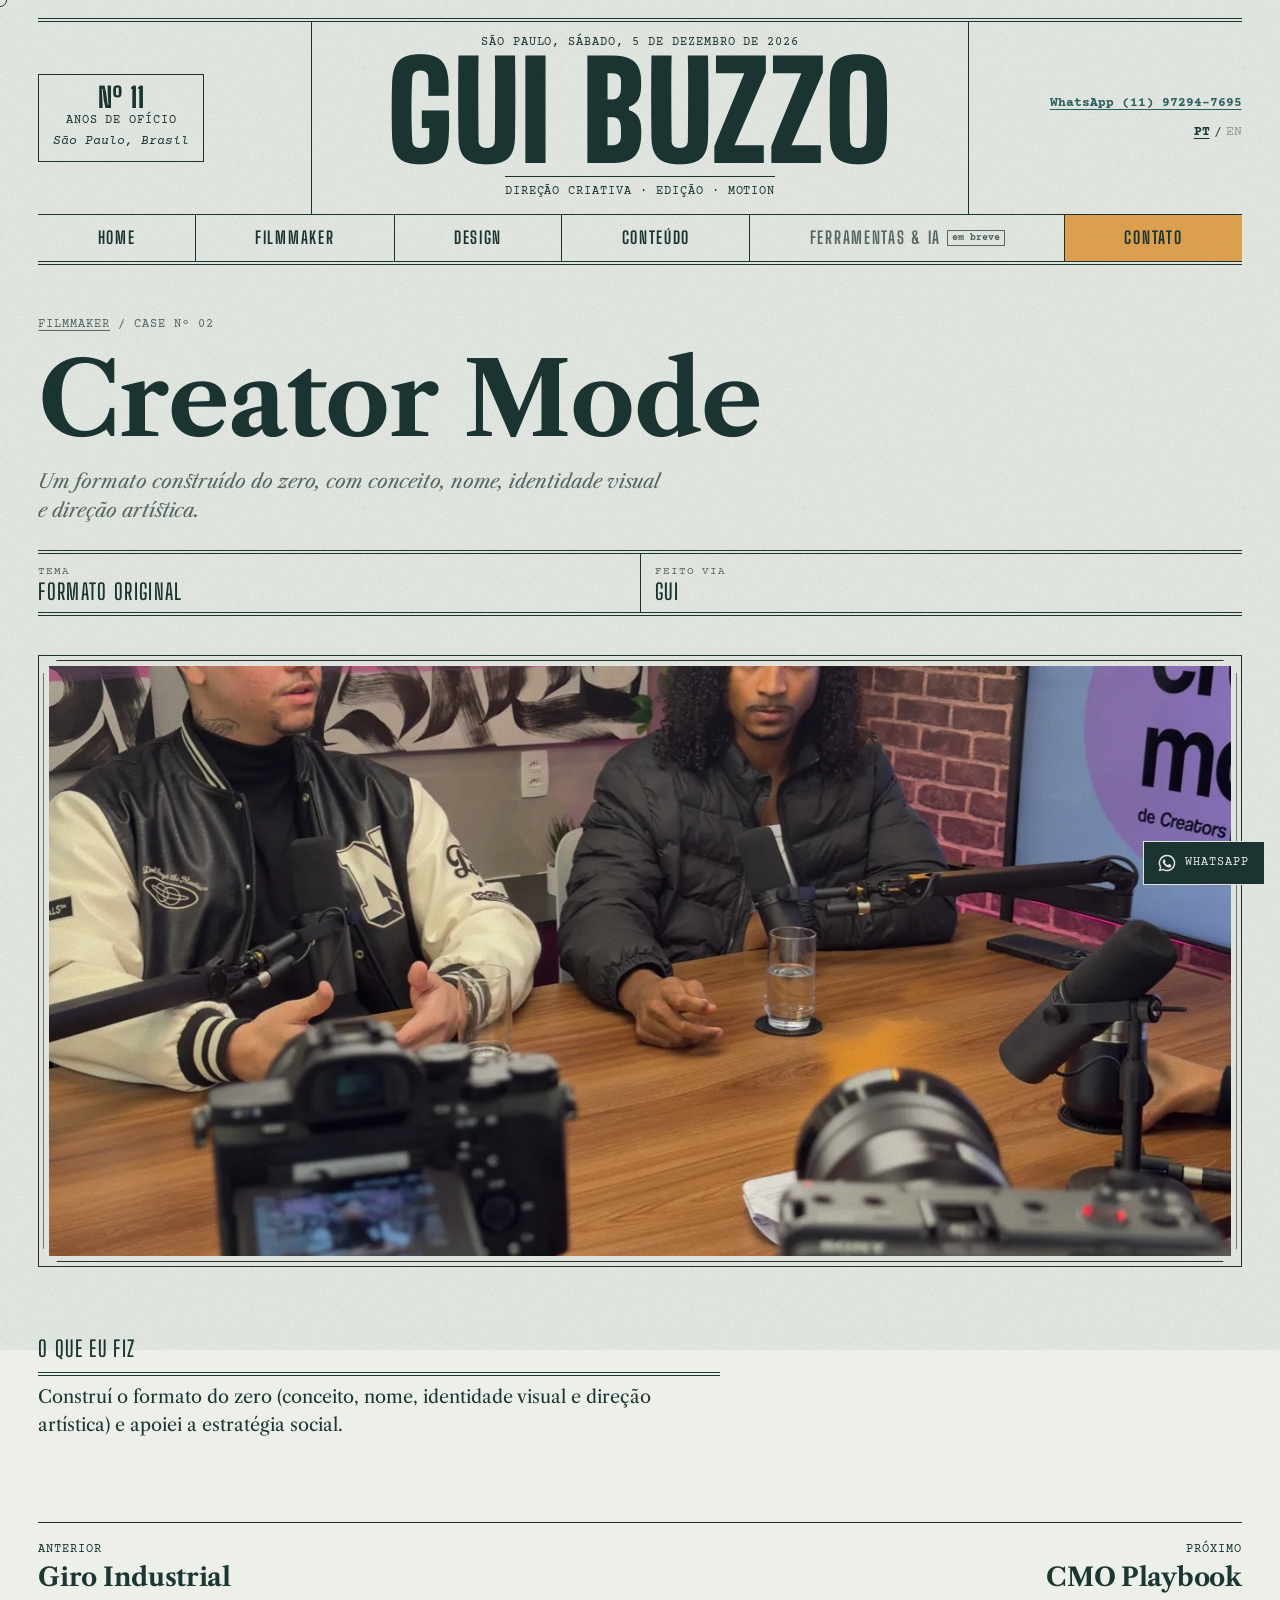
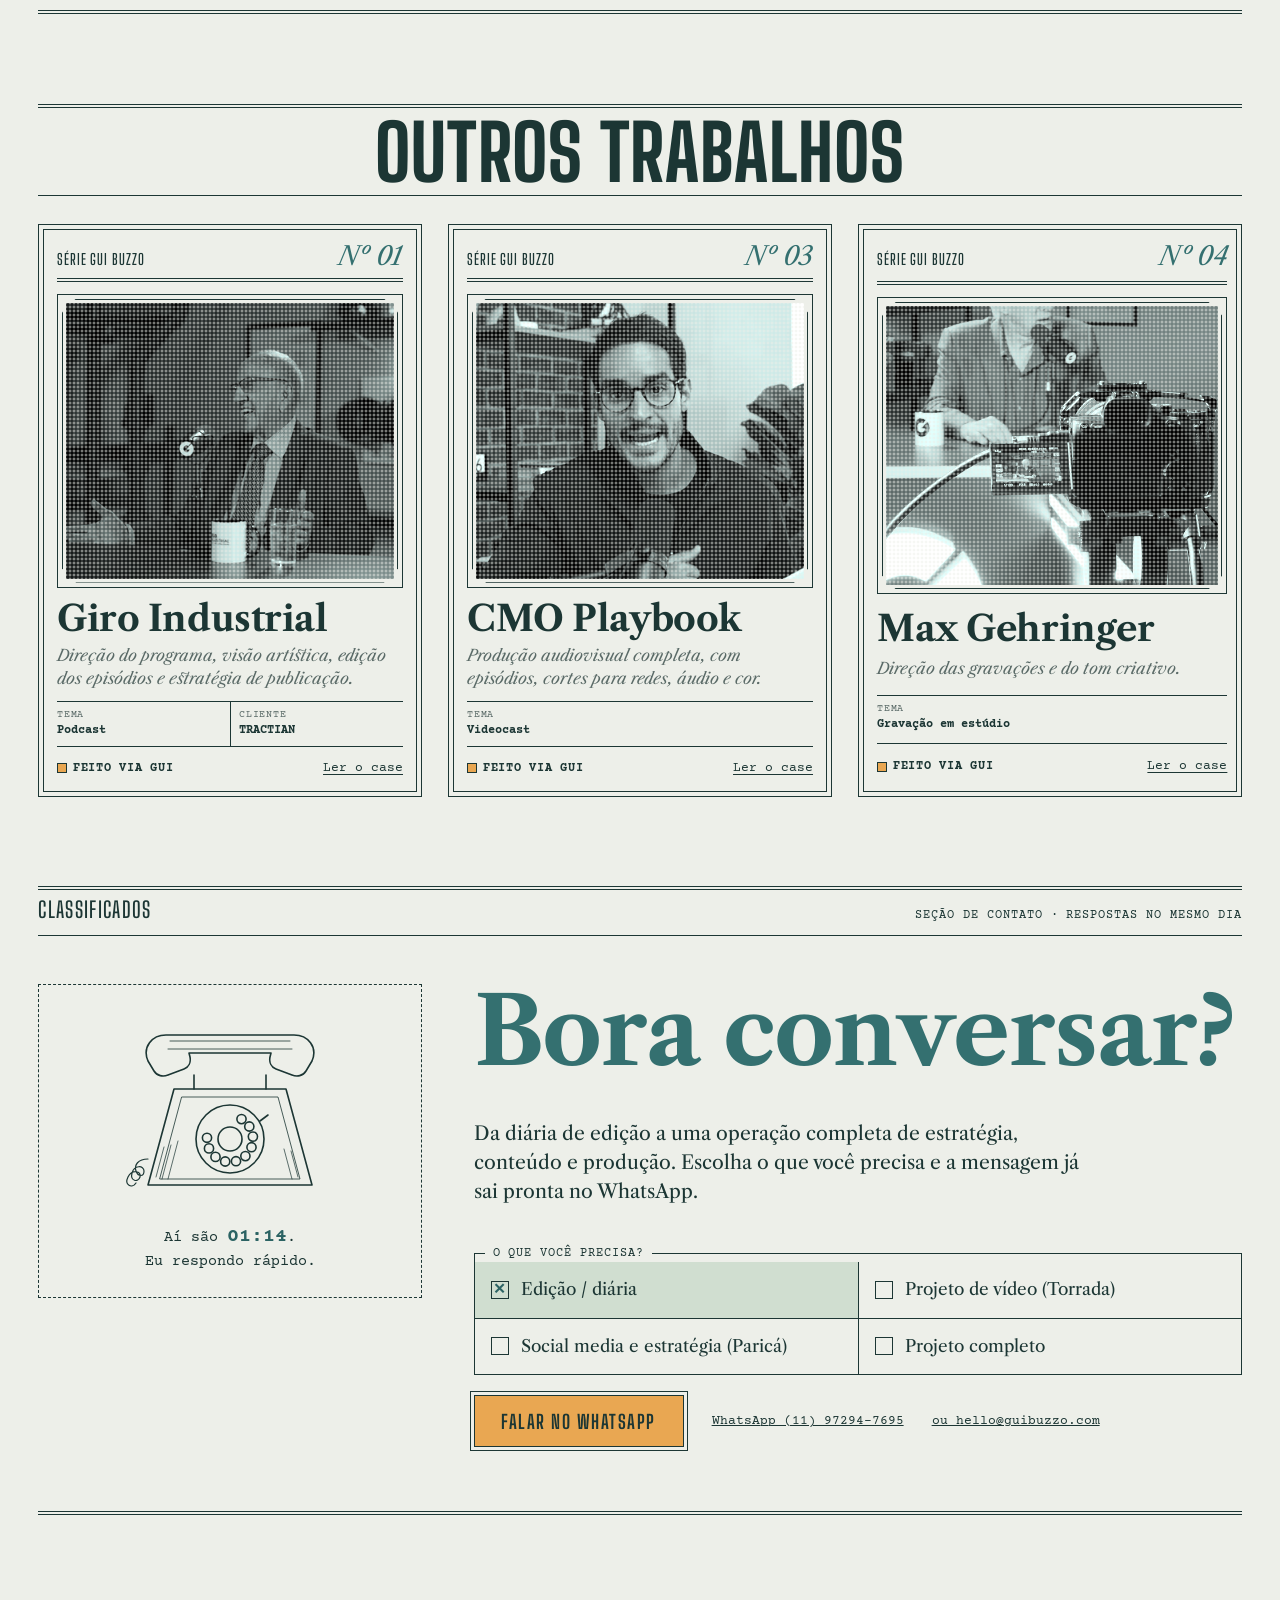
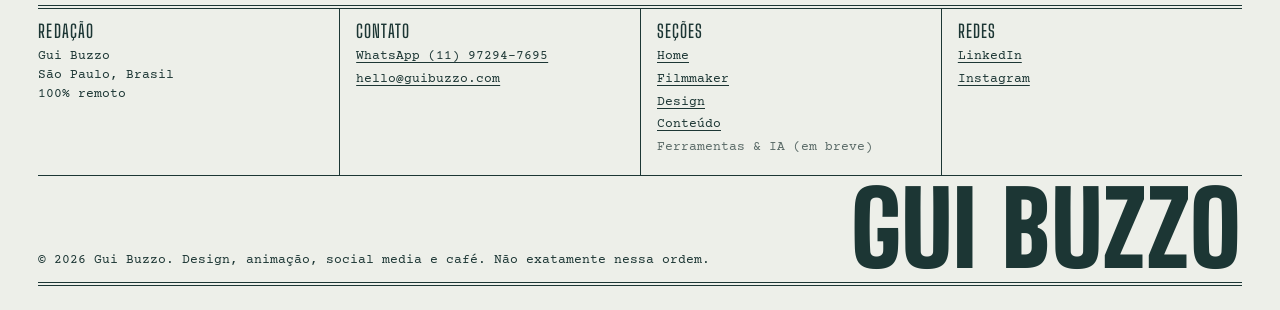
<file: cases/creator-mode/index.html>
<!DOCTYPE html><html lang="pt-BR" data-astro-cid-5hce7sga> <head><meta charset="utf-8"><meta name="viewport" content="width=device-width, initial-scale=1"><title>Creator Mode · Case · Gui Buzzo</title><meta name="description" content="Creator Mode: Um formato construído do zero, com conceito, nome, identidade visual e direção artística."><meta name="robots" content="index, follow, max-image-preview:large"><link rel="canonical" href="https://guibuzzo.com/cases/creator-mode/"><meta name="author" content="Guilherme Buzzo"><meta property="og:site_name" content="Gui Buzzo"><meta property="og:locale" content="pt_BR"><meta property="og:type" content="article"><meta property="og:url" content="https://guibuzzo.com/cases/creator-mode/"><meta property="og:title" content="Creator Mode · Case · Gui Buzzo"><meta property="og:description" content="Creator Mode: Um formato construído do zero, com conceito, nome, identidade visual e direção artística."><meta property="og:image" content="https://guibuzzo.com/_astro/creator-mode-set.BXm60tYA_Z1HFuDe.jpg"><meta property="og:image:width" content="1200"><meta property="og:image:height" content="630"><meta property="og:image:alt" content="Creator Mode · Case · Gui Buzzo"><meta name="twitter:card" content="summary_large_image"><meta name="twitter:title" content="Creator Mode · Case · Gui Buzzo"><meta name="twitter:description" content="Creator Mode: Um formato construído do zero, com conceito, nome, identidade visual e direção artística."><meta name="twitter:image" content="https://guibuzzo.com/_astro/creator-mode-set.BXm60tYA_Z1HFuDe.jpg"><meta name="theme-color" content="#EEF0EA"><link rel="icon" href="/favicon.svg" type="image/svg+xml"><link rel="apple-touch-icon" href="/apple-touch-icon.png"><link rel="sitemap" href="/sitemap-index.xml"><link rel="preconnect" href="https://fonts.googleapis.com"><link rel="preconnect" href="https://fonts.gstatic.com" crossorigin><link rel="stylesheet" href="https://fonts.googleapis.com/css2?family=Big+Shoulders+Display:wght@500..900&family=Courier+Prime:ital,wght@0,400;0,700;1,400&family=Libre+Caslon+Text:ital,wght@0,400;0,700;1,400&display=swap"><script>
    (function () {
      var h = new Date().getHours();
      document.documentElement.classList.add(h >= 5 && h < 12 ? 'manha' : h >= 12 && h < 17 ? 'dia' : h >= 17 && h < 20 ? 'tarde' : 'noite');
      try { if (sessionStorage.getItem('troca')) document.documentElement.classList.add('chegando'); } catch (e) {}
    })();
  </script><link rel="stylesheet" href="/_astro/_slug_.BlXoqWvO.css">
<style>.facade[data-astro-cid-lzys4tpq]{margin:0;display:grid;gap:10px}.facade__quadro[data-astro-cid-lzys4tpq]{padding:8px}.facade__btn[data-astro-cid-lzys4tpq],.facade[data-astro-cid-lzys4tpq] .facade__player{display:block;width:100%;aspect-ratio:16 / 9;border:0;padding:0;background:var(--tinta);position:relative;overflow:hidden;cursor:pointer}.facade--v[data-astro-cid-lzys4tpq] .facade__btn[data-astro-cid-lzys4tpq],.facade--v[data-astro-cid-lzys4tpq] .facade__player{aspect-ratio:9 / 16}.facade__btn[data-astro-cid-lzys4tpq] img[data-astro-cid-lzys4tpq]{width:100%;height:100%;object-fit:cover;transition:transform .8s var(--ease),filter .9s var(--ease)}.facade__btn[data-astro-cid-lzys4tpq]:hover img[data-astro-cid-lzys4tpq]{transform:scale(1.03)}.facade__play[data-astro-cid-lzys4tpq]{position:absolute;left:50%;top:50%;transform:translate(-50%,-50%);display:inline-flex;align-items:center;gap:10px;padding:12px 18px;background:var(--beeswax);color:var(--tinta);border:1px solid var(--tinta);outline:1px solid var(--beeswax);outline-offset:3px}.facade__play[data-astro-cid-lzys4tpq] .cab[data-astro-cid-lzys4tpq]{font-size:20px;letter-spacing:.08em}.facade[data-astro-cid-lzys4tpq] figcaption[data-astro-cid-lzys4tpq]{display:grid;gap:4px}.facade__titulo[data-astro-cid-lzys4tpq]{font-size:clamp(19px,1.6vw,24px);line-height:1.2}
.flap[data-astro-cid-f4cqzpk2]{margin:0;display:inline-grid;gap:10px}.flap__linha[data-astro-cid-f4cqzpk2]{display:flex;gap:4px}.flap__c[data-astro-cid-f4cqzpk2]{position:relative;display:grid;place-items:center;width:clamp(40px,7vw,92px);height:clamp(58px,10vw,132px);background:var(--tinta);color:var(--papel);border-radius:2px;font-family:var(--f-cab);font-weight:800;font-size:clamp(38px,7.2vw,96px);line-height:1;perspective:300px;box-shadow:inset 0 -4px #00000040,var(--sombra)}.flap__c[data-astro-cid-f4cqzpk2]>span[data-astro-cid-f4cqzpk2]{display:block;transform-origin:50% 50%;backface-visibility:hidden}.flap__c[data-astro-cid-f4cqzpk2]:after{content:"";position:absolute;left:0;right:0;top:50%;height:2px;background:var(--papel);opacity:.9}.flap__c[data-astro-cid-f4cqzpk2]:before{content:"";position:absolute;inset:0 0 50%;background:#ffffff0d;border-radius:2px 2px 0 0}.flap--p[data-astro-cid-f4cqzpk2] .flap__c[data-astro-cid-f4cqzpk2]{width:clamp(36px,3.4vw,54px);height:clamp(52px,4.8vw,76px);font-size:clamp(34px,3.4vw,54px)}figcaption[data-astro-cid-f4cqzpk2]{color:var(--latte)}
.poster[data-astro-cid-l7asctr4]{position:relative;background:var(--papel);color:var(--tinta);border:var(--fio);outline:var(--fio);outline-offset:-6px;transition:box-shadow .4s var(--ease);transform-style:preserve-3d;will-change:transform}.poster[data-astro-cid-l7asctr4]:hover{box-shadow:var(--sombra)}.poster__link[data-astro-cid-l7asctr4]{display:grid;gap:12px;padding:18px;text-decoration:none;height:100%}.poster__topo[data-astro-cid-l7asctr4]{display:flex;justify-content:space-between;align-items:baseline;border-bottom:var(--fio-duplo);padding-bottom:8px}.poster__topo[data-astro-cid-l7asctr4] .cab[data-astro-cid-l7asctr4]{font-size:15px}.poster__n[data-astro-cid-l7asctr4]{font-size:26px;font-weight:400;color:var(--acento)}.poster__img[data-astro-cid-l7asctr4]{aspect-ratio:4 / 3.4;padding:8px}.poster__img[data-astro-cid-l7asctr4] img{width:100%;height:100%;object-fit:cover}.poster__sem[data-astro-cid-l7asctr4]{display:grid;place-content:center;gap:8px;text-align:center;background:var(--papel-2)}.poster__sem[data-astro-cid-l7asctr4] .cab[data-astro-cid-l7asctr4]{font-size:clamp(40px,5vw,72px);font-weight:900;color:var(--acento)}.poster__titulo[data-astro-cid-l7asctr4]{font-size:clamp(28px,2.8vw,40px)}.poster__fina[data-astro-cid-l7asctr4]{margin:-4px 0 0;color:var(--latte);font-size:16px;line-height:1.4}.poster__ficha[data-astro-cid-l7asctr4]{display:grid;grid-template-columns:repeat(var(--cols, 3),1fr);margin:0;border-block:var(--fio)}.poster__ficha[data-astro-cid-l7asctr4] div[data-astro-cid-l7asctr4]{padding:6px 8px 6px 0}.poster__ficha[data-astro-cid-l7asctr4] div[data-astro-cid-l7asctr4]+div[data-astro-cid-l7asctr4]{border-left:var(--fio);padding-left:8px}.poster__ficha[data-astro-cid-l7asctr4] dt[data-astro-cid-l7asctr4]{text-transform:uppercase;letter-spacing:.08em;font-size:10px;color:var(--latte)}.poster__ficha[data-astro-cid-l7asctr4] dd[data-astro-cid-l7asctr4]{margin:0;font-weight:700;font-size:12px}.poster__pe[data-astro-cid-l7asctr4]{display:flex;justify-content:space-between;align-items:center}.poster__ler[data-astro-cid-l7asctr4]{text-decoration:underline;text-underline-offset:3px}.meio-tom[data-astro-cid-l7asctr4]{position:relative}.meio-tom[data-astro-cid-l7asctr4]:after{content:"";position:absolute;inset:8px;pointer-events:none;background:radial-gradient(circle,transparent 48%,var(--papel) 88%) 0 0 / 4px 4px;opacity:.75;transition:opacity .9s var(--ease)}.poster[data-astro-cid-l7asctr4]:hover .meio-tom[data-astro-cid-l7asctr4]:after,.poster[data-astro-cid-l7asctr4].em-cena .meio-tom[data-astro-cid-l7asctr4]:after{opacity:0}
.classificado[data-astro-cid-dtrbqcbd]{border-top:var(--fio-duplo);border-bottom:var(--fio-duplo);padding-bottom:clamp(32px,5vw,64px)}.classificado__cab[data-astro-cid-dtrbqcbd]{display:flex;justify-content:space-between;flex-wrap:wrap;gap:8px;align-items:baseline;padding:10px 0;border-bottom:var(--fio);margin-bottom:clamp(24px,4vw,48px)}.classificado__cab[data-astro-cid-dtrbqcbd] .cab[data-astro-cid-dtrbqcbd]{font-size:22px}.classificado__grade[data-astro-cid-dtrbqcbd]{display:grid;grid-template-columns:minmax(240px,.8fr) 1.6fr;gap:clamp(24px,4vw,64px);align-items:start}.classificado__fone[data-astro-cid-dtrbqcbd]{padding:24px;display:grid;justify-items:center;gap:14px;text-align:center}.telefone[data-astro-cid-dtrbqcbd]{width:min(240px,100%);height:auto;color:var(--tinta)}.classificado__hora[data-astro-cid-dtrbqcbd]{margin:0;font-size:15px}.classificado__hora[data-astro-cid-dtrbqcbd] strong[data-astro-cid-dtrbqcbd]{color:var(--acento-texto);font-size:1.3em}.classificado__texto[data-astro-cid-dtrbqcbd]{display:grid;gap:20px}.classificado__texto[data-astro-cid-dtrbqcbd] h2[data-astro-cid-dtrbqcbd]{color:var(--acento)}.classificado__opcoes[data-astro-cid-dtrbqcbd]{border:var(--fio);margin:0;padding:0;display:grid;grid-template-columns:1fr 1fr}.classificado__opcoes[data-astro-cid-dtrbqcbd] legend[data-astro-cid-dtrbqcbd]{padding:0 8px;margin-left:10px}.opcao[data-astro-cid-dtrbqcbd]{display:flex;align-items:center;gap:12px;padding:14px 16px;cursor:pointer;border-top:var(--fio);font-size:17px}.opcao[data-astro-cid-dtrbqcbd]:nth-of-type(-n+2){border-top:0}.opcao[data-astro-cid-dtrbqcbd]:nth-of-type(2n){border-left:var(--fio)}.opcao[data-astro-cid-dtrbqcbd] input[data-astro-cid-dtrbqcbd]{position:absolute;opacity:0}.opcao__caixa[data-astro-cid-dtrbqcbd]{width:18px;height:18px;border:1.5px solid var(--tinta);flex:none;display:grid;place-items:center}.opcao[data-astro-cid-dtrbqcbd] input[data-astro-cid-dtrbqcbd]:checked+.opcao__caixa[data-astro-cid-dtrbqcbd]:after{content:"✕";font-family:var(--f-mono);font-weight:700;font-size:15px;line-height:1;color:var(--acento-texto)}.opcao[data-astro-cid-dtrbqcbd]:has(input:checked){background:color-mix(in srgb,var(--darlington) 45%,var(--papel))}.opcao[data-astro-cid-dtrbqcbd]:has(input:focus-visible){outline:2px solid var(--acento);outline-offset:-4px}.classificado__acoes[data-astro-cid-dtrbqcbd]{display:flex;flex-wrap:wrap;gap:18px 28px;align-items:center}@media(max-width:820px){.classificado__grade[data-astro-cid-dtrbqcbd],.classificado__opcoes[data-astro-cid-dtrbqcbd]{grid-template-columns:1fr}.opcao[data-astro-cid-dtrbqcbd]:nth-of-type(2){border-top:var(--fio)}.opcao[data-astro-cid-dtrbqcbd]:nth-of-type(2n){border-left:0}}
.case-cab[data-astro-cid-3moejsue]{padding-top:clamp(28px,4vw,56px);display:grid;gap:18px}.case-cab__trilha[data-astro-cid-3moejsue] a[data-astro-cid-3moejsue]{text-underline-offset:3px}.case-cab__trilha[data-astro-cid-3moejsue]{color:var(--latte)}.case-cab__titulo[data-astro-cid-3moejsue]{font-size:clamp(52px,8vw,124px);line-height:.95;color:var(--tinta);max-width:14ch}.case-cab__fina[data-astro-cid-3moejsue]{margin:0;color:var(--latte)}.case-ficha[data-astro-cid-3moejsue]{display:grid;grid-template-columns:repeat(var(--cols),minmax(0,1fr));margin:8px 0 0;border-block:var(--fio-duplo)}.case-ficha[data-astro-cid-3moejsue] div[data-astro-cid-3moejsue]{padding:10px 14px 10px 0}.case-ficha[data-astro-cid-3moejsue] div[data-astro-cid-3moejsue]+div[data-astro-cid-3moejsue]{border-left:var(--fio);padding-left:14px}.case-ficha[data-astro-cid-3moejsue] dt[data-astro-cid-3moejsue]{color:var(--latte);font-size:11px}.case-ficha[data-astro-cid-3moejsue] dd[data-astro-cid-3moejsue]{margin:2px 0 0;font-size:22px}@media(max-width:640px){.case-ficha[data-astro-cid-3moejsue]{grid-template-columns:1fr 1fr}.case-ficha[data-astro-cid-3moejsue] div[data-astro-cid-3moejsue]:nth-child(3){border-left:0;padding-left:0}.case-ficha[data-astro-cid-3moejsue] div[data-astro-cid-3moejsue]:nth-child(n+3){border-top:var(--fio)}}.case-capa[data-astro-cid-3moejsue]{padding-top:clamp(24px,3vw,40px)}.case-capa__foto[data-astro-cid-3moejsue]{margin:0}.case-capa__foto[data-astro-cid-3moejsue] img{width:100%;height:auto;aspect-ratio:16 / 8;object-fit:cover}.case-corpo[data-astro-cid-3moejsue]{display:grid;grid-template-columns:minmax(0,1.6fr) minmax(0,1fr);gap:clamp(24px,4vw,64px);padding-block:clamp(32px,5vw,64px);border-bottom:var(--fio)}.case-texto[data-astro-cid-3moejsue]{display:grid;gap:28px;max-width:62ch}.case-texto[data-astro-cid-3moejsue] h2[data-astro-cid-3moejsue],.case-md[data-astro-cid-3moejsue] h2{font-family:var(--f-cab);font-weight:600;text-transform:uppercase;letter-spacing:.06em;font-size:22px;margin:0 0 8px;border-bottom:var(--fio-duplo);padding-bottom:6px}.case-texto[data-astro-cid-3moejsue] p[data-astro-cid-3moejsue],.case-md[data-astro-cid-3moejsue] p{margin:0 0 1em;font-size:clamp(18px,1.4vw,21px);line-height:1.55}.case-numeros[data-astro-cid-3moejsue]{display:grid;gap:28px;align-content:start}@media(max-width:860px){.case-corpo[data-astro-cid-3moejsue]{grid-template-columns:1fr}}.case-nav[data-astro-cid-3moejsue]{display:flex;justify-content:space-between;gap:20px;padding:18px 0;border-bottom:var(--fio-duplo)}.case-nav[data-astro-cid-3moejsue] a[data-astro-cid-3moejsue]{display:grid;gap:4px;text-decoration:none;max-width:45%}.case-nav[data-astro-cid-3moejsue] a[data-astro-cid-3moejsue]:hover .manchete[data-astro-cid-3moejsue]{color:var(--acento)}.case-nav[data-astro-cid-3moejsue] .manchete[data-astro-cid-3moejsue]{font-size:clamp(20px,2vw,28px);line-height:1.15;transition:color .2s}.case-nav__prox[data-astro-cid-3moejsue]{text-align:right;justify-items:end}.outros[data-astro-cid-3moejsue]{display:grid;grid-template-columns:repeat(auto-fill,minmax(min(300px,100%),1fr));gap:clamp(16px,2vw,28px);padding-top:28px}
</style></head> <body data-astro-cid-5hce7sga> <a class="pular mono" href="#conteudo" data-astro-cid-5hce7sga>Pular para o conteúdo</a> <header class="mancheteira wrap" data-astro-cid-5hce7sga> <div class="mancheteira__grade" data-astro-cid-5hce7sga> <div class="mancheteira__lado mancheteira__lado--e" data-astro-cid-5hce7sga> <div class="caixa mancheteira__edicao" data-astro-cid-5hce7sga> <span class="cab" data-astro-cid-5hce7sga>Nº 11</span> <span class="mono mono--caixa" data-astro-cid-5hce7sga>anos de ofício</span> <span class="mono italico" data-astro-cid-5hce7sga>São Paulo, Brasil</span> </div> </div> <div class="mancheteira__centro" data-astro-cid-5hce7sga> <p class="mono mono--caixa mancheteira__data" data-data data-astro-cid-5hce7sga>São Paulo · edição de hoje</p> <a href="/" class="mancheteira__nome cab" aria-label="Gui Buzzo, início" data-astro-cid-5hce7sga>Gui Buzzo</a> <p class="mono mono--caixa mancheteira__sub" data-astro-cid-5hce7sga>Direção criativa · Edição · Motion</p> </div> <div class="mancheteira__lado mancheteira__lado--d" data-astro-cid-5hce7sga> <a class="mono mancheteira__zap" href="https://wa.me/5511972947695?text=Oi%2C%20Gui!%20Vim%20pelo%20site%20e%20quero%20conversar%20sobre%20um%20projeto." target="_blank" rel="noopener" data-astro-cid-5hce7sga>WhatsApp (11) 97294-7695</a> <div class="idioma mono" role="group" aria-label="Idioma" data-astro-cid-5hce7sga> <a href="/" aria-current="true" data-astro-cid-5hce7sga>PT</a><span aria-hidden="true" data-astro-cid-5hce7sga>/</span><span class="idioma__breve" lang="en" title="English version coming soon" data-astro-cid-5hce7sga>EN</span> </div> </div> </div> </header> <nav class="faixa-menu" aria-label="Principal" data-astro-cid-5hce7sga> <div class="wrap faixa-menu__in" data-astro-cid-5hce7sga> <a href="/" class="faixa-menu__marca cab" aria-hidden="true" tabindex="-1" data-astro-cid-5hce7sga>GB</a> <button class="faixa-menu__abrir cab" aria-expanded="false" aria-controls="menu-lista" data-astro-cid-5hce7sga>Menu</button> <ul id="menu-lista" class="faixa-menu__lista" data-astro-cid-5hce7sga> <li data-astro-cid-5hce7sga> <a class="faixa-menu__item" href="/" data-astro-cid-5hce7sga>Home</a> </li><li data-astro-cid-5hce7sga> <a class="faixa-menu__item" href="/filmmaker" data-astro-cid-5hce7sga>Filmmaker</a> </li><li data-astro-cid-5hce7sga> <a class="faixa-menu__item" href="/design" data-astro-cid-5hce7sga>Design</a> </li><li data-astro-cid-5hce7sga> <a class="faixa-menu__item" href="/conteudo" data-astro-cid-5hce7sga>Conteúdo</a> </li><li data-astro-cid-5hce7sga> <span class="faixa-menu__item faixa-menu__item--breve" aria-disabled="true" data-astro-cid-5hce7sga>Ferramentas &amp; IA<small class="mono" data-astro-cid-5hce7sga>em breve</small></span> </li> <li data-astro-cid-5hce7sga><a class="faixa-menu__item faixa-menu__item--contato" href="/#contato" data-astro-cid-5hce7sga>Contato</a></li> </ul> </div> </nav> <main id="conteudo" data-astro-cid-5hce7sga>  <article data-astro-cid-3moejsue> <header class="wrap case-cab" data-astro-cid-3moejsue> <nav class="mono mono--caixa case-cab__trilha" aria-label="Você está em" data-astro-cid-3moejsue> <a href="/filmmaker" data-astro-cid-3moejsue>Filmmaker</a> <span aria-hidden="true" data-astro-cid-3moejsue>/</span> <span data-astro-cid-3moejsue>Case Nº 02</span> </nav> <h1 class="manchete case-cab__titulo" data-split data-astro-cid-3moejsue>Creator Mode</h1> <p class="lead italico case-cab__fina" data-astro-cid-3moejsue>Um formato construído do zero, com conceito, nome, identidade visual e direção artística.</p> <dl class="case-ficha" style="--cols:2" data-astro-cid-3moejsue> <div data-astro-cid-3moejsue><dt class="mono mono--caixa" data-astro-cid-3moejsue>Tema</dt><dd class="cab cab--leve" data-astro-cid-3moejsue>Formato original</dd></div><div data-astro-cid-3moejsue><dt class="mono mono--caixa" data-astro-cid-3moejsue>Feito via</dt><dd class="cab cab--leve" data-astro-cid-3moejsue>Gui</dd></div> </dl> </header> <div class="wrap case-capa" data-astro-cid-3moejsue> <figure class="moldura case-capa__foto" data-astro-cid-3moejsue> <img src="/_astro/creator-mode-set.BXm60tYA_bAhGw.webp" srcset="/_astro/creator-mode-set.BXm60tYA_Z20ByC5.webp 600w, /_astro/creator-mode-set.BXm60tYA_Z1JGUhe.webp 1000w, /_astro/creator-mode-set.BXm60tYA_bAhGw.webp 1350w" alt="Set do Creator Mode com dois convidados à mesa, câmeras em primeiro plano e a marca do programa ao fundo" sizes="(min-width: 1320px) 1240px, 100vw" loading="eager" data-astro-cid-3moejsue="true" decoding="async" fetchpriority="auto" width="1350" height="1800"> </figure> </div> <div class="wrap" data-astro-cid-3moejsue> <div class="case-corpo" data-astro-cid-3moejsue> <div class="case-texto" data-astro-cid-3moejsue>  <section class="case-md" data-astro-cid-3moejsue><h2 id="o-que-eu-fiz">O que eu fiz</h2>
<p>Construí o formato do zero (conceito, nome, identidade visual e direção artística) e apoiei a estratégia social.</p></section>  </div>  </div> <nav class="case-nav" aria-label="Outros cases" data-astro-cid-3moejsue> <a href="/cases/giro-industrial" data-astro-cid-3moejsue><span class="mono mono--caixa" data-astro-cid-3moejsue>Anterior</span><span class="manchete" data-astro-cid-3moejsue>Giro Industrial</span></a> <a href="/cases/cmo-playbook" class="case-nav__prox" data-astro-cid-3moejsue><span class="mono mono--caixa" data-astro-cid-3moejsue>Próximo</span><span class="manchete" data-astro-cid-3moejsue>CMO Playbook</span></a> </nav> </div> </article> <section class="wrap secao" aria-labelledby="h-outros" data-astro-cid-3moejsue> <header class="rubrica" data-astro-cid-3moejsue><span data-astro-cid-3moejsue></span><h2 id="h-outros" class="cab" data-astro-cid-3moejsue>Outros trabalhos</h2><span data-astro-cid-3moejsue></span></header> <div class="outros" data-astro-cid-3moejsue> <article class="poster foto-viva" data-tilt data-astro-cid-l7asctr4> <a href="/cases/giro-industrial" class="poster__link" data-cursor="ver" data-astro-cid-l7asctr4> <header class="poster__topo" data-astro-cid-l7asctr4> <span class="cab cab--leve" data-astro-cid-l7asctr4>Série Gui Buzzo</span> <span class="poster__n manchete italico" data-astro-cid-l7asctr4>Nº 01</span> </header> <div class="poster__img moldura meio-tom" data-astro-cid-l7asctr4> <img src="/_astro/giro.CiMLrtCb_Z1DjX39.webp" srcset="/_astro/giro.CiMLrtCb_Z1R9Uvh.webp 360w, /_astro/giro.CiMLrtCb_2sFgyk.webp 600w, /_astro/giro.CiMLrtCb_15PLqJ.webp 900w" alt="Convidado rindo na bancada do podcast Giro Industrial" sizes="(min-width: 900px) 34vw, 90vw" data-astro-cid-l7asctr4="true" loading="lazy" decoding="async" fetchpriority="auto" width="1920" height="1080" class="foto"> </div> <h3 class="poster__titulo manchete offset" data-astro-cid-l7asctr4>Giro Industrial</h3> <p class="poster__fina italico" data-astro-cid-l7asctr4>Direção do programa, visão artística, edição dos episódios e estratégia de publicação.</p> <dl class="poster__ficha mono" style="--cols:2" data-astro-cid-l7asctr4> <div data-astro-cid-l7asctr4><dt data-astro-cid-l7asctr4>Tema</dt><dd data-astro-cid-l7asctr4>Podcast</dd></div><div data-astro-cid-l7asctr4><dt data-astro-cid-l7asctr4>Cliente</dt><dd data-astro-cid-l7asctr4>TRACTIAN</dd></div> </dl> <footer class="poster__pe" data-astro-cid-l7asctr4> <span class="tag tag--gui" data-astro-cid-l7asctr4>Feito via Gui</span> <span class="mono poster__ler" data-astro-cid-l7asctr4>Ler o case</span> </footer> </a> </article> <article class="poster foto-viva" data-tilt data-astro-cid-l7asctr4> <a href="/cases/cmo-playbook" class="poster__link" data-cursor="ver" data-astro-cid-l7asctr4> <header class="poster__topo" data-astro-cid-l7asctr4> <span class="cab cab--leve" data-astro-cid-l7asctr4>Série Gui Buzzo</span> <span class="poster__n manchete italico" data-astro-cid-l7asctr4>Nº 03</span> </header> <div class="poster__img moldura meio-tom" data-astro-cid-l7asctr4> <img src="/_astro/cmo.B3Ve6ll9_LChPS.webp" srcset="/_astro/cmo.B3Ve6ll9_Z1TQczl.webp 360w, /_astro/cmo.B3Ve6ll9_Z1RkLlI.webp 600w, /_astro/cmo.B3Ve6ll9_Zb08WR.webp 900w" alt="Apresentador do CMO Playbook falando ao microfone diante de uma parede de tijolos" sizes="(min-width: 900px) 34vw, 90vw" data-astro-cid-l7asctr4="true" loading="lazy" decoding="async" fetchpriority="auto" width="1920" height="1080" class="foto"> </div> <h3 class="poster__titulo manchete offset" data-astro-cid-l7asctr4>CMO Playbook</h3> <p class="poster__fina italico" data-astro-cid-l7asctr4>Produção audiovisual completa, com episódios, cortes para redes, áudio e cor.</p> <dl class="poster__ficha mono" style="--cols:1" data-astro-cid-l7asctr4> <div data-astro-cid-l7asctr4><dt data-astro-cid-l7asctr4>Tema</dt><dd data-astro-cid-l7asctr4>Videocast</dd></div> </dl> <footer class="poster__pe" data-astro-cid-l7asctr4> <span class="tag tag--gui" data-astro-cid-l7asctr4>Feito via Gui</span> <span class="mono poster__ler" data-astro-cid-l7asctr4>Ler o case</span> </footer> </a> </article> <article class="poster foto-viva" data-tilt data-astro-cid-l7asctr4> <a href="/cases/max-gehringer" class="poster__link" data-cursor="ver" data-astro-cid-l7asctr4> <header class="poster__topo" data-astro-cid-l7asctr4> <span class="cab cab--leve" data-astro-cid-l7asctr4>Série Gui Buzzo</span> <span class="poster__n manchete italico" data-astro-cid-l7asctr4>Nº 04</span> </header> <div class="poster__img moldura meio-tom" data-astro-cid-l7asctr4> <img src="/_astro/max-set.DsAt_F_y_1Eissg.webp" srcset="/_astro/max-set.DsAt_F_y_ZSbk13.webp 360w, /_astro/max-set.DsAt_F_y_bsqRU.webp 600w, /_astro/max-set.DsAt_F_y_Z1hrcA3.webp 900w" alt="Max Gehringer na bancada do estúdio, visto por trás de uma câmera no tripé" sizes="(min-width: 900px) 34vw, 90vw" data-astro-cid-l7asctr4="true" loading="lazy" decoding="async" fetchpriority="auto" width="1080" height="1920" class="foto"> </div> <h3 class="poster__titulo manchete offset" data-astro-cid-l7asctr4>Max Gehringer</h3> <p class="poster__fina italico" data-astro-cid-l7asctr4>Direção das gravações e do tom criativo.</p> <dl class="poster__ficha mono" style="--cols:1" data-astro-cid-l7asctr4> <div data-astro-cid-l7asctr4><dt data-astro-cid-l7asctr4>Tema</dt><dd data-astro-cid-l7asctr4>Gravação em estúdio</dd></div> </dl> <footer class="poster__pe" data-astro-cid-l7asctr4> <span class="tag tag--gui" data-astro-cid-l7asctr4>Feito via Gui</span> <span class="mono poster__ler" data-astro-cid-l7asctr4>Ler o case</span> </footer> </a> </article>  </div> </section> <div class="wrap secao" data-astro-cid-3moejsue><section class="classificado" id="contato" aria-labelledby="cl-titulo" data-classificado data-base="https://wa.me/5511972947695?text=" data-astro-cid-dtrbqcbd> <div class="classificado__cab" data-astro-cid-dtrbqcbd> <span class="cab cab--leve" data-astro-cid-dtrbqcbd>Classificados</span> <span class="mono mono--caixa" data-astro-cid-dtrbqcbd>Seção de contato · respostas no mesmo dia</span> </div> <div class="classificado__grade" data-astro-cid-dtrbqcbd> <div class="classificado__fone caixa--trac" data-astro-cid-dtrbqcbd> <svg class="telefone" viewBox="0 0 240 200" aria-hidden="true" data-astro-cid-dtrbqcbd> <g fill="none" stroke="currentColor" stroke-width="1.6" stroke-linecap="round" stroke-linejoin="round" data-astro-cid-dtrbqcbd> <!-- fone (handset) --> <path d="M38 52c-6-14 4-26 18-26h128c14 0 24 12 18 26l-6 10c-3 5-9 6-14 4l-16-6c-5-2-7-7-6-12l1-4H79l1 4c1 5-1 10-6 12l-16 6c-5 2-11 1-14-4z" data-astro-cid-dtrbqcbd></path> <path d="M60 32h120M58 40h124" stroke-width=".8" data-astro-cid-dtrbqcbd></path> <!-- garfo --> <path d="M84 66v14M156 66v14" data-astro-cid-dtrbqcbd></path> <!-- corpo --> <path d="M64 80h112l26 96H38z" data-astro-cid-dtrbqcbd></path> <path d="M72 88h96l22 82H50z" stroke-width=".8" data-astro-cid-dtrbqcbd></path> <!-- hachura de sombra --> <path d="M46 168l8-30M52 170l9-34M58 170l10-38M182 170l-8-30M188 168l-7-26" stroke-width=".7" data-astro-cid-dtrbqcbd></path> <!-- disco --> <circle cx="120" cy="130" r="34" data-astro-cid-dtrbqcbd></circle> <circle cx="120" cy="130" r="12" data-astro-cid-dtrbqcbd></circle> <circle cx="131.5" cy="110.1" r="4.6" data-astro-cid-dtrbqcbd></circle><circle cx="139.3" cy="117.5" r="4.6" data-astro-cid-dtrbqcbd></circle><circle cx="142.9" cy="127.6" r="4.6" data-astro-cid-dtrbqcbd></circle><circle cx="141.5" cy="138.2" r="4.6" data-astro-cid-dtrbqcbd></circle><circle cx="135.4" cy="147.1" r="4.6" data-astro-cid-dtrbqcbd></circle><circle cx="126.0" cy="152.2" r="4.6" data-astro-cid-dtrbqcbd></circle><circle cx="115.2" cy="152.5" r="4.6" data-astro-cid-dtrbqcbd></circle><circle cx="105.5" cy="147.9" r="4.6" data-astro-cid-dtrbqcbd></circle><circle cx="99.0" cy="139.4" r="4.6" data-astro-cid-dtrbqcbd></circle><circle cx="97.0" cy="128.8" r="4.6" data-astro-cid-dtrbqcbd></circle> <path d="M150 112l8-6" data-astro-cid-dtrbqcbd></path> <!-- fio enrolado --> <path d="M38 150c-10 0-14 6-12 12s8 6 8 0-10-6-12 2 6 10 8 4-8-8-12 0 4 12 8 6" stroke-width="1.2" data-astro-cid-dtrbqcbd></path> </g> </svg> <p class="mono classificado__hora" data-astro-cid-dtrbqcbd>Aí são <strong data-relogio data-astro-cid-dtrbqcbd>--:--</strong>.<br data-astro-cid-dtrbqcbd>Eu respondo rápido.</p> </div> <div class="classificado__texto" data-astro-cid-dtrbqcbd> <h2 id="cl-titulo" class="manchete t-1" data-split data-astro-cid-dtrbqcbd>Bora conversar?</h2> <p class="lead" data-astro-cid-dtrbqcbd>Da diária de edição a uma operação completa de estratégia, conteúdo e produção. Escolha o que você precisa e a mensagem já sai pronta no WhatsApp.</p> <fieldset class="classificado__opcoes" data-astro-cid-dtrbqcbd> <legend class="mono mono--caixa" data-astro-cid-dtrbqcbd>O que você precisa?</legend> <label class="opcao" data-astro-cid-dtrbqcbd> <input type="radio" name="precisa" value="edicao" data-msg="quero contratar edição (diária)." checked data-astro-cid-dtrbqcbd> <span class="opcao__caixa" aria-hidden="true" data-astro-cid-dtrbqcbd></span> <span data-astro-cid-dtrbqcbd>Edição / diária</span> </label><label class="opcao" data-astro-cid-dtrbqcbd> <input type="radio" name="precisa" value="torrada" data-msg="tenho um projeto de vídeo para a Torrada." data-astro-cid-dtrbqcbd> <span class="opcao__caixa" aria-hidden="true" data-astro-cid-dtrbqcbd></span> <span data-astro-cid-dtrbqcbd>Projeto de vídeo (Torrada)</span> </label><label class="opcao" data-astro-cid-dtrbqcbd> <input type="radio" name="precisa" value="parica" data-msg="preciso de social media e estratégia com a Paricá." data-astro-cid-dtrbqcbd> <span class="opcao__caixa" aria-hidden="true" data-astro-cid-dtrbqcbd></span> <span data-astro-cid-dtrbqcbd>Social media e estratégia (Paricá)</span> </label><label class="opcao" data-astro-cid-dtrbqcbd> <input type="radio" name="precisa" value="completo" data-msg="quero montar um projeto completo: estratégia, produção e edição." data-astro-cid-dtrbqcbd> <span class="opcao__caixa" aria-hidden="true" data-astro-cid-dtrbqcbd></span> <span data-astro-cid-dtrbqcbd>Projeto completo</span> </label> </fieldset> <div class="classificado__acoes" data-astro-cid-dtrbqcbd> <a class="btn btn--acento" data-zap href="https://wa.me/5511972947695?text=Oi%2C%20Gui!%20Vim%20pelo%20site%20e%20quero%20contratar%20edi%C3%A7%C3%A3o%20(di%C3%A1ria)." target="_blank" rel="noopener" data-astro-cid-dtrbqcbd>Falar no WhatsApp</a> <a class="mono classificado__mail" href="https://wa.me/5511972947695?text=Oi%2C%20Gui!%20Vim%20pelo%20site%20e%20quero%20conversar%20sobre%20um%20projeto." target="_blank" rel="noopener" data-astro-cid-dtrbqcbd>WhatsApp (11) 97294-7695</a> <a class="mono classificado__mail" href="mailto:hello@guibuzzo.com" data-astro-cid-dtrbqcbd>ou hello@guibuzzo.com</a> </div> </div> </div> </section> <script type="module">document.querySelectorAll("[data-classificado]").forEach(a=>{const c=a.querySelector("[data-zap]"),o=a.dataset.base,n=[...a.querySelectorAll('input[name="precisa"]')],r=e=>{const t=n.find(s=>s.value===e);t&&(t.checked=!0,t.dispatchEvent(new Event("change")))};n.forEach(e=>e.addEventListener("change",()=>{c&&(c.href=o+encodeURIComponent(`Oi, Gui! Vim pelo site e ${e.dataset.msg}`))})),document.querySelectorAll("[data-precisa]").forEach(e=>e.addEventListener("click",()=>r(e.dataset.precisa))),r(new URLSearchParams(location.search).get("precisa"))});</script> </div> <footer class="wrap rodape" data-astro-cid-wamvvw7j> <div class="rodape__grade" data-astro-cid-wamvvw7j> <div class="rodape__col" data-astro-cid-wamvvw7j> <p class="cab cab--leve" data-astro-cid-wamvvw7j>Redação</p> <p class="mono" data-astro-cid-wamvvw7j>Gui Buzzo<br data-astro-cid-wamvvw7j>São Paulo, Brasil<br data-astro-cid-wamvvw7j>100% remoto</p> </div> <div class="rodape__col" data-astro-cid-wamvvw7j> <p class="cab cab--leve" data-astro-cid-wamvvw7j>Contato</p> <ul class="mono" data-astro-cid-wamvvw7j> <li data-astro-cid-wamvvw7j><a href="https://wa.me/5511972947695?text=Oi%2C%20Gui!%20Vim%20pelo%20site%20e%20quero%20conversar%20sobre%20um%20projeto." target="_blank" rel="noopener" data-astro-cid-wamvvw7j>WhatsApp (11) 97294-7695</a></li> <li data-astro-cid-wamvvw7j><a href="mailto:hello@guibuzzo.com" data-astro-cid-wamvvw7j>hello@guibuzzo.com</a></li> </ul> </div> <div class="rodape__col" data-astro-cid-wamvvw7j> <p class="cab cab--leve" data-astro-cid-wamvvw7j>Seções</p> <ul class="mono" data-astro-cid-wamvvw7j> <li data-astro-cid-wamvvw7j><a href="/" data-astro-cid-wamvvw7j>Home</a></li><li data-astro-cid-wamvvw7j><a href="/filmmaker" data-astro-cid-wamvvw7j>Filmmaker</a></li><li data-astro-cid-wamvvw7j><a href="/design" data-astro-cid-wamvvw7j>Design</a></li><li data-astro-cid-wamvvw7j><a href="/conteudo" data-astro-cid-wamvvw7j>Conteúdo</a></li><li data-astro-cid-wamvvw7j><span class="sec" data-astro-cid-wamvvw7j>Ferramentas &amp; IA (em breve)</span></li> </ul> </div> <div class="rodape__col" data-astro-cid-wamvvw7j> <p class="cab cab--leve" data-astro-cid-wamvvw7j>Redes</p> <ul class="mono" data-astro-cid-wamvvw7j> <li data-astro-cid-wamvvw7j><a href="https://www.linkedin.com/in/guibuzzo/" target="_blank" rel="noopener" data-astro-cid-wamvvw7j>LinkedIn</a></li> <li data-astro-cid-wamvvw7j><a href="https://www.instagram.com/guibuzzo1/" target="_blank" rel="noopener" data-astro-cid-wamvvw7j>Instagram</a></li> </ul> </div> </div> <div class="rodape__base" data-astro-cid-wamvvw7j> <p class="mono" data-astro-cid-wamvvw7j>© 2026 Gui Buzzo. Design, animação, social media e café. Não exatamente nessa ordem.</p> <p class="cab rodape__nome" data-astro-cid-wamvvw7j>Gui Buzzo</p> </div> </footer>   </main> <a class="zap" href="https://wa.me/5511972947695?text=Oi%2C%20Gui!%20Vim%20pelo%20site%20e%20quero%20conversar%20sobre%20um%20projeto." target="_blank" rel="noopener" aria-label="Falar no WhatsApp" data-astro-cid-5hce7sga> <svg viewBox="0 0 24 24" width="20" height="20" aria-hidden="true" data-astro-cid-5hce7sga><path fill="currentColor" d="M12 2a10 10 0 0 0-8.6 15.1L2 22l5-1.3A10 10 0 1 0 12 2Zm0 18.2a8.2 8.2 0 0 1-4.2-1.1l-.3-.2-3 .8.8-2.9-.2-.3A8.2 8.2 0 1 1 12 20.2Zm4.5-6.1c-.2-.1-1.5-.7-1.7-.8-.2-.1-.4-.1-.6.1l-.8 1c-.1.2-.3.2-.5.1a6.7 6.7 0 0 1-3.3-2.9c-.3-.4.2-.4.7-1.3.1-.2 0-.3 0-.4l-.8-1.8c-.2-.5-.4-.4-.6-.4h-.5a1 1 0 0 0-.7.3 3 3 0 0 0-.9 2.2c0 1.3.9 2.5 1 2.7.1.2 1.8 2.8 4.4 3.9 1.6.7 2.3.8 3.1.6.5-.1 1.5-.6 1.7-1.2.2-.6.2-1.1.1-1.2l-.6-.3Z" data-astro-cid-5hce7sga></path></svg> <span class="mono mono--caixa" data-astro-cid-5hce7sga>WhatsApp</span> </a> <div class="grao" aria-hidden="true" data-astro-cid-5hce7sga></div> <div class="cursor" aria-hidden="true" data-astro-cid-5hce7sga></div> <div class="troca" aria-hidden="true" data-astro-cid-5hce7sga><i data-astro-cid-5hce7sga></i><i data-astro-cid-5hce7sga></i><i data-astro-cid-5hce7sga></i><i data-astro-cid-5hce7sga></i></div> <script type="module" src="/_astro/Base.astro_astro_type_script_index_0_lang.Cn0iSuNJ.js"></script> </body> </html>
</file>
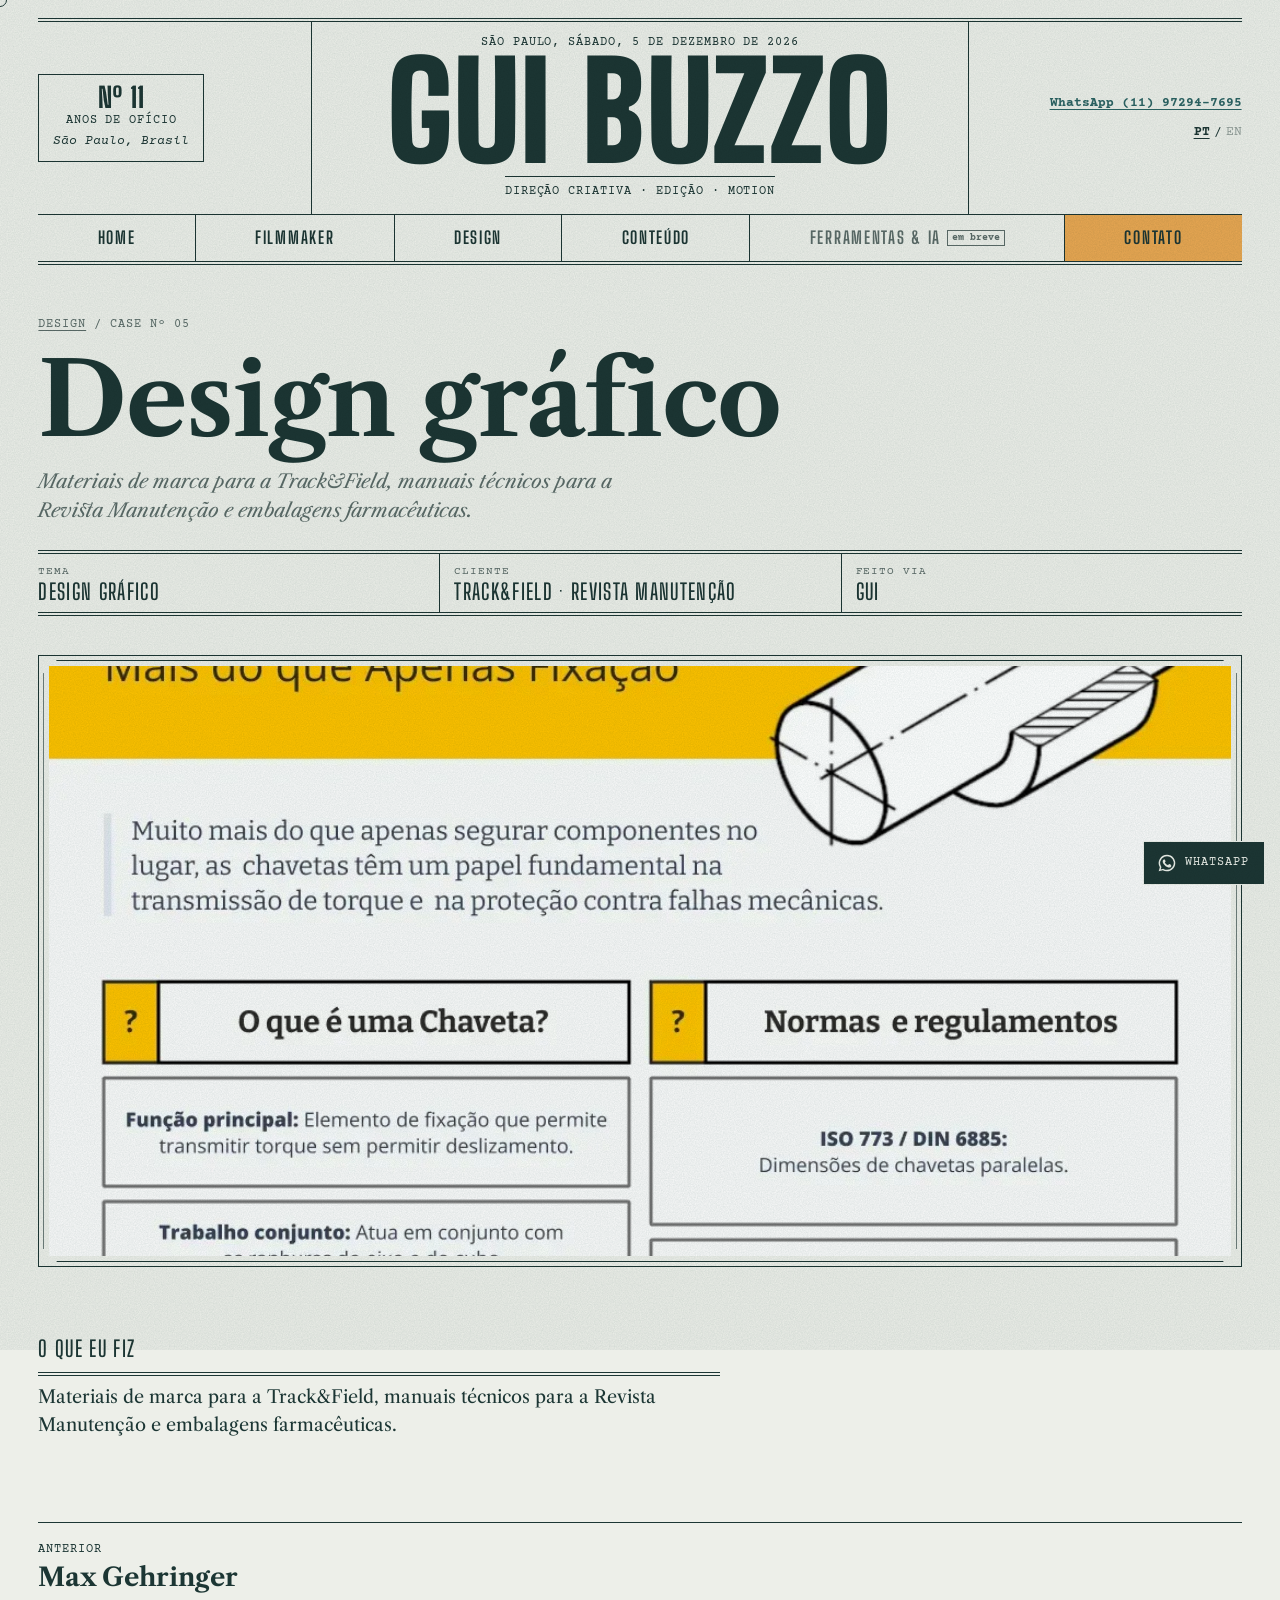
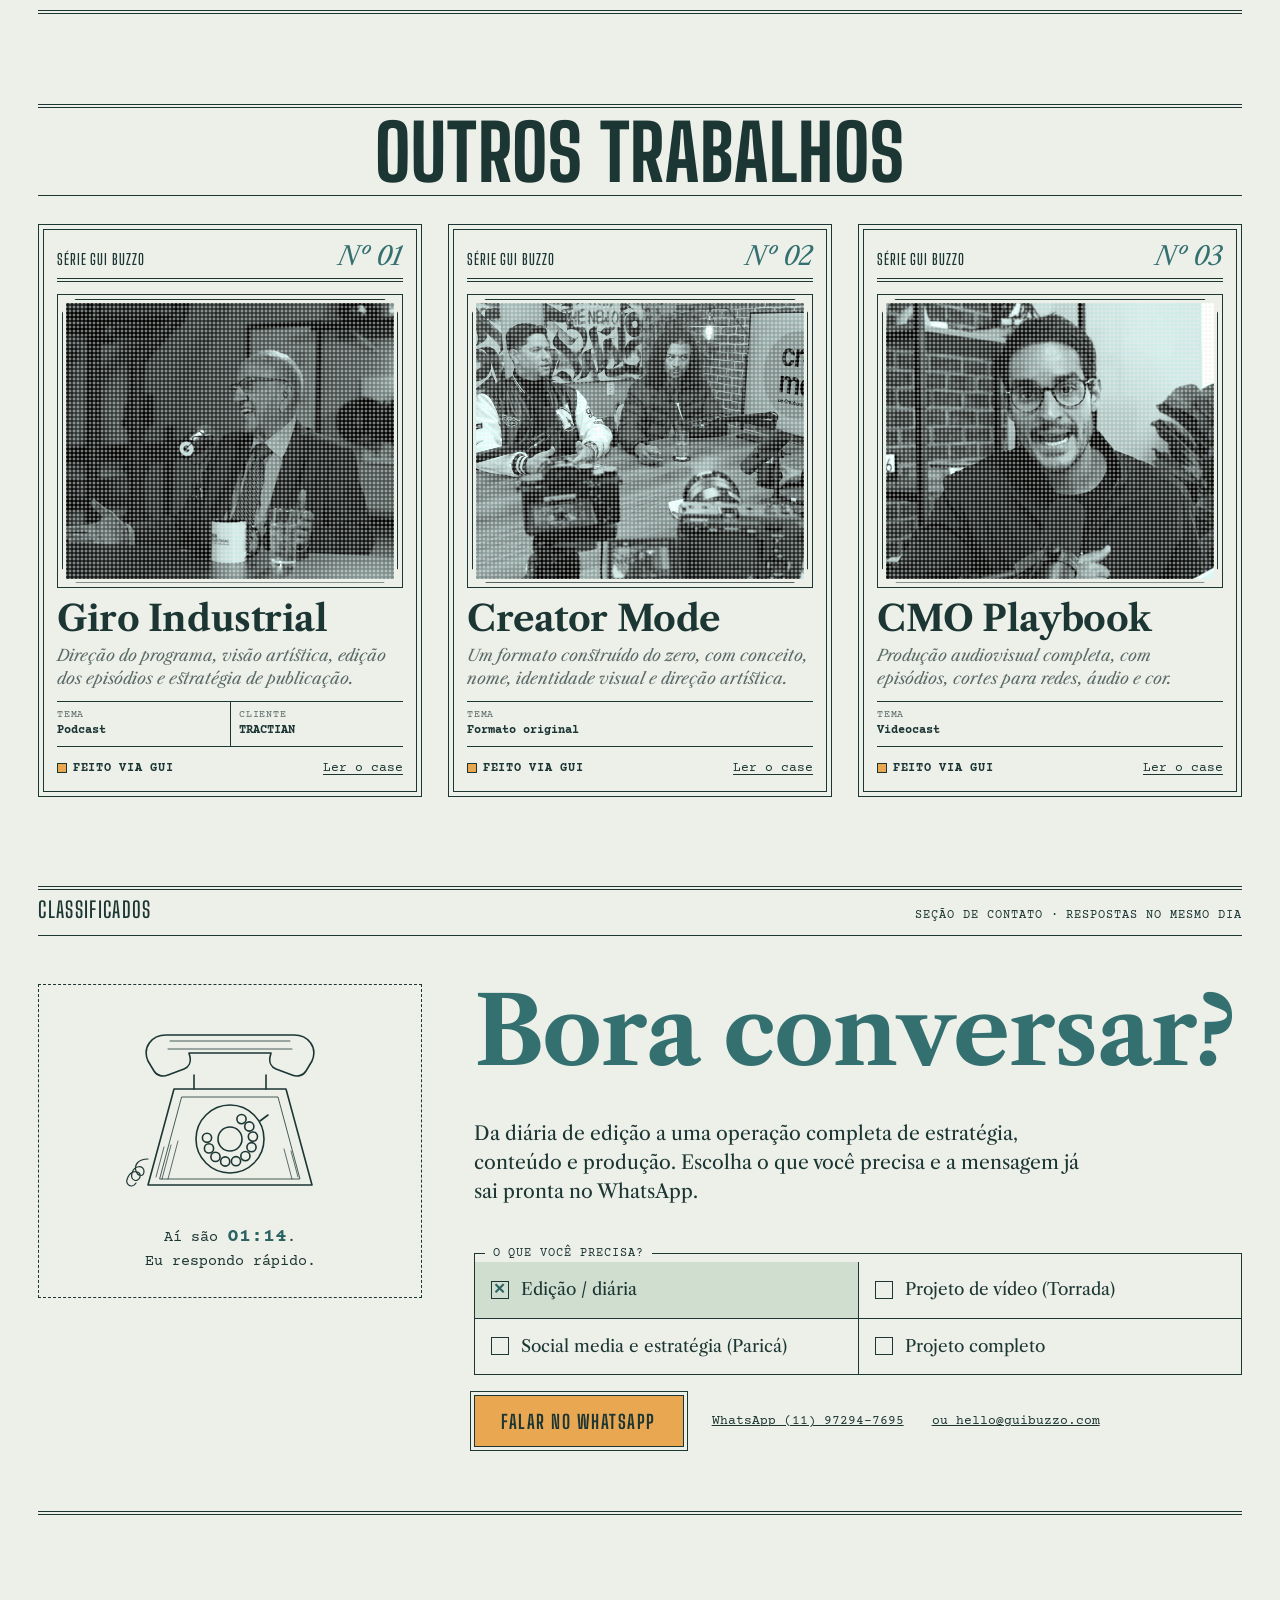
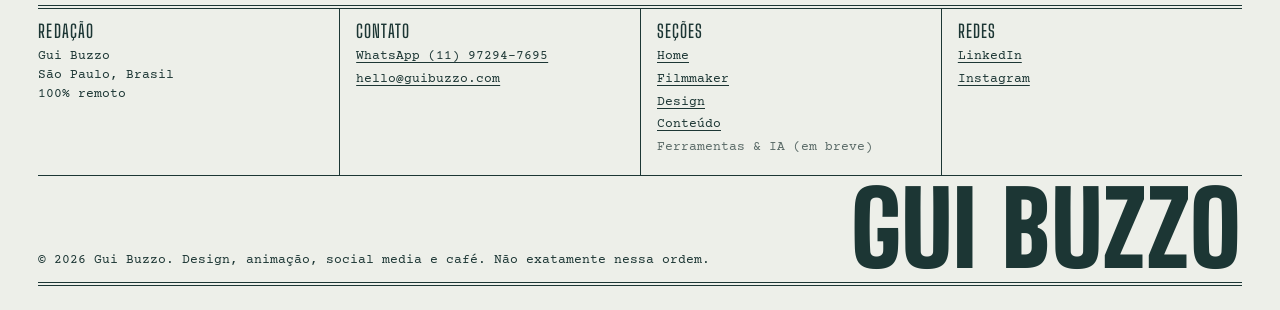
<file: cases/design-grafico/index.html>
<!DOCTYPE html><html lang="pt-BR" data-astro-cid-5hce7sga> <head><meta charset="utf-8"><meta name="viewport" content="width=device-width, initial-scale=1"><title>Design gráfico · Case · Gui Buzzo</title><meta name="description" content="Design gráfico: Materiais de marca para a Track&#38;Field, manuais técnicos para a Revista Manutenção e embalagens farmacêuticas."><meta name="robots" content="index, follow, max-image-preview:large"><link rel="canonical" href="https://guibuzzo.com/cases/design-grafico/"><meta name="author" content="Guilherme Buzzo"><meta property="og:site_name" content="Gui Buzzo"><meta property="og:locale" content="pt_BR"><meta property="og:type" content="article"><meta property="og:url" content="https://guibuzzo.com/cases/design-grafico/"><meta property="og:title" content="Design gráfico · Case · Gui Buzzo"><meta property="og:description" content="Design gráfico: Materiais de marca para a Track&#38;Field, manuais técnicos para a Revista Manutenção e embalagens farmacêuticas."><meta property="og:image" content="https://guibuzzo.com/_astro/peca-7.wyUpfnTI_Z1lOWeG.jpg"><meta property="og:image:width" content="1200"><meta property="og:image:height" content="630"><meta property="og:image:alt" content="Design gráfico · Case · Gui Buzzo"><meta name="twitter:card" content="summary_large_image"><meta name="twitter:title" content="Design gráfico · Case · Gui Buzzo"><meta name="twitter:description" content="Design gráfico: Materiais de marca para a Track&#38;Field, manuais técnicos para a Revista Manutenção e embalagens farmacêuticas."><meta name="twitter:image" content="https://guibuzzo.com/_astro/peca-7.wyUpfnTI_Z1lOWeG.jpg"><meta name="theme-color" content="#EEF0EA"><link rel="icon" href="/favicon.svg" type="image/svg+xml"><link rel="apple-touch-icon" href="/apple-touch-icon.png"><link rel="sitemap" href="/sitemap-index.xml"><link rel="preconnect" href="https://fonts.googleapis.com"><link rel="preconnect" href="https://fonts.gstatic.com" crossorigin><link rel="stylesheet" href="https://fonts.googleapis.com/css2?family=Big+Shoulders+Display:wght@500..900&family=Courier+Prime:ital,wght@0,400;0,700;1,400&family=Libre+Caslon+Text:ital,wght@0,400;0,700;1,400&display=swap"><script>
    (function () {
      var h = new Date().getHours();
      document.documentElement.classList.add(h >= 5 && h < 12 ? 'manha' : h >= 12 && h < 17 ? 'dia' : h >= 17 && h < 20 ? 'tarde' : 'noite');
      try { if (sessionStorage.getItem('troca')) document.documentElement.classList.add('chegando'); } catch (e) {}
    })();
  </script><link rel="stylesheet" href="/_astro/_slug_.BlXoqWvO.css">
<style>.facade[data-astro-cid-lzys4tpq]{margin:0;display:grid;gap:10px}.facade__quadro[data-astro-cid-lzys4tpq]{padding:8px}.facade__btn[data-astro-cid-lzys4tpq],.facade[data-astro-cid-lzys4tpq] .facade__player{display:block;width:100%;aspect-ratio:16 / 9;border:0;padding:0;background:var(--tinta);position:relative;overflow:hidden;cursor:pointer}.facade--v[data-astro-cid-lzys4tpq] .facade__btn[data-astro-cid-lzys4tpq],.facade--v[data-astro-cid-lzys4tpq] .facade__player{aspect-ratio:9 / 16}.facade__btn[data-astro-cid-lzys4tpq] img[data-astro-cid-lzys4tpq]{width:100%;height:100%;object-fit:cover;transition:transform .8s var(--ease),filter .9s var(--ease)}.facade__btn[data-astro-cid-lzys4tpq]:hover img[data-astro-cid-lzys4tpq]{transform:scale(1.03)}.facade__play[data-astro-cid-lzys4tpq]{position:absolute;left:50%;top:50%;transform:translate(-50%,-50%);display:inline-flex;align-items:center;gap:10px;padding:12px 18px;background:var(--beeswax);color:var(--tinta);border:1px solid var(--tinta);outline:1px solid var(--beeswax);outline-offset:3px}.facade__play[data-astro-cid-lzys4tpq] .cab[data-astro-cid-lzys4tpq]{font-size:20px;letter-spacing:.08em}.facade[data-astro-cid-lzys4tpq] figcaption[data-astro-cid-lzys4tpq]{display:grid;gap:4px}.facade__titulo[data-astro-cid-lzys4tpq]{font-size:clamp(19px,1.6vw,24px);line-height:1.2}
.flap[data-astro-cid-f4cqzpk2]{margin:0;display:inline-grid;gap:10px}.flap__linha[data-astro-cid-f4cqzpk2]{display:flex;gap:4px}.flap__c[data-astro-cid-f4cqzpk2]{position:relative;display:grid;place-items:center;width:clamp(40px,7vw,92px);height:clamp(58px,10vw,132px);background:var(--tinta);color:var(--papel);border-radius:2px;font-family:var(--f-cab);font-weight:800;font-size:clamp(38px,7.2vw,96px);line-height:1;perspective:300px;box-shadow:inset 0 -4px #00000040,var(--sombra)}.flap__c[data-astro-cid-f4cqzpk2]>span[data-astro-cid-f4cqzpk2]{display:block;transform-origin:50% 50%;backface-visibility:hidden}.flap__c[data-astro-cid-f4cqzpk2]:after{content:"";position:absolute;left:0;right:0;top:50%;height:2px;background:var(--papel);opacity:.9}.flap__c[data-astro-cid-f4cqzpk2]:before{content:"";position:absolute;inset:0 0 50%;background:#ffffff0d;border-radius:2px 2px 0 0}.flap--p[data-astro-cid-f4cqzpk2] .flap__c[data-astro-cid-f4cqzpk2]{width:clamp(36px,3.4vw,54px);height:clamp(52px,4.8vw,76px);font-size:clamp(34px,3.4vw,54px)}figcaption[data-astro-cid-f4cqzpk2]{color:var(--latte)}
.poster[data-astro-cid-l7asctr4]{position:relative;background:var(--papel);color:var(--tinta);border:var(--fio);outline:var(--fio);outline-offset:-6px;transition:box-shadow .4s var(--ease);transform-style:preserve-3d;will-change:transform}.poster[data-astro-cid-l7asctr4]:hover{box-shadow:var(--sombra)}.poster__link[data-astro-cid-l7asctr4]{display:grid;gap:12px;padding:18px;text-decoration:none;height:100%}.poster__topo[data-astro-cid-l7asctr4]{display:flex;justify-content:space-between;align-items:baseline;border-bottom:var(--fio-duplo);padding-bottom:8px}.poster__topo[data-astro-cid-l7asctr4] .cab[data-astro-cid-l7asctr4]{font-size:15px}.poster__n[data-astro-cid-l7asctr4]{font-size:26px;font-weight:400;color:var(--acento)}.poster__img[data-astro-cid-l7asctr4]{aspect-ratio:4 / 3.4;padding:8px}.poster__img[data-astro-cid-l7asctr4] img{width:100%;height:100%;object-fit:cover}.poster__sem[data-astro-cid-l7asctr4]{display:grid;place-content:center;gap:8px;text-align:center;background:var(--papel-2)}.poster__sem[data-astro-cid-l7asctr4] .cab[data-astro-cid-l7asctr4]{font-size:clamp(40px,5vw,72px);font-weight:900;color:var(--acento)}.poster__titulo[data-astro-cid-l7asctr4]{font-size:clamp(28px,2.8vw,40px)}.poster__fina[data-astro-cid-l7asctr4]{margin:-4px 0 0;color:var(--latte);font-size:16px;line-height:1.4}.poster__ficha[data-astro-cid-l7asctr4]{display:grid;grid-template-columns:repeat(var(--cols, 3),1fr);margin:0;border-block:var(--fio)}.poster__ficha[data-astro-cid-l7asctr4] div[data-astro-cid-l7asctr4]{padding:6px 8px 6px 0}.poster__ficha[data-astro-cid-l7asctr4] div[data-astro-cid-l7asctr4]+div[data-astro-cid-l7asctr4]{border-left:var(--fio);padding-left:8px}.poster__ficha[data-astro-cid-l7asctr4] dt[data-astro-cid-l7asctr4]{text-transform:uppercase;letter-spacing:.08em;font-size:10px;color:var(--latte)}.poster__ficha[data-astro-cid-l7asctr4] dd[data-astro-cid-l7asctr4]{margin:0;font-weight:700;font-size:12px}.poster__pe[data-astro-cid-l7asctr4]{display:flex;justify-content:space-between;align-items:center}.poster__ler[data-astro-cid-l7asctr4]{text-decoration:underline;text-underline-offset:3px}.meio-tom[data-astro-cid-l7asctr4]{position:relative}.meio-tom[data-astro-cid-l7asctr4]:after{content:"";position:absolute;inset:8px;pointer-events:none;background:radial-gradient(circle,transparent 48%,var(--papel) 88%) 0 0 / 4px 4px;opacity:.75;transition:opacity .9s var(--ease)}.poster[data-astro-cid-l7asctr4]:hover .meio-tom[data-astro-cid-l7asctr4]:after,.poster[data-astro-cid-l7asctr4].em-cena .meio-tom[data-astro-cid-l7asctr4]:after{opacity:0}
.classificado[data-astro-cid-dtrbqcbd]{border-top:var(--fio-duplo);border-bottom:var(--fio-duplo);padding-bottom:clamp(32px,5vw,64px)}.classificado__cab[data-astro-cid-dtrbqcbd]{display:flex;justify-content:space-between;flex-wrap:wrap;gap:8px;align-items:baseline;padding:10px 0;border-bottom:var(--fio);margin-bottom:clamp(24px,4vw,48px)}.classificado__cab[data-astro-cid-dtrbqcbd] .cab[data-astro-cid-dtrbqcbd]{font-size:22px}.classificado__grade[data-astro-cid-dtrbqcbd]{display:grid;grid-template-columns:minmax(240px,.8fr) 1.6fr;gap:clamp(24px,4vw,64px);align-items:start}.classificado__fone[data-astro-cid-dtrbqcbd]{padding:24px;display:grid;justify-items:center;gap:14px;text-align:center}.telefone[data-astro-cid-dtrbqcbd]{width:min(240px,100%);height:auto;color:var(--tinta)}.classificado__hora[data-astro-cid-dtrbqcbd]{margin:0;font-size:15px}.classificado__hora[data-astro-cid-dtrbqcbd] strong[data-astro-cid-dtrbqcbd]{color:var(--acento-texto);font-size:1.3em}.classificado__texto[data-astro-cid-dtrbqcbd]{display:grid;gap:20px}.classificado__texto[data-astro-cid-dtrbqcbd] h2[data-astro-cid-dtrbqcbd]{color:var(--acento)}.classificado__opcoes[data-astro-cid-dtrbqcbd]{border:var(--fio);margin:0;padding:0;display:grid;grid-template-columns:1fr 1fr}.classificado__opcoes[data-astro-cid-dtrbqcbd] legend[data-astro-cid-dtrbqcbd]{padding:0 8px;margin-left:10px}.opcao[data-astro-cid-dtrbqcbd]{display:flex;align-items:center;gap:12px;padding:14px 16px;cursor:pointer;border-top:var(--fio);font-size:17px}.opcao[data-astro-cid-dtrbqcbd]:nth-of-type(-n+2){border-top:0}.opcao[data-astro-cid-dtrbqcbd]:nth-of-type(2n){border-left:var(--fio)}.opcao[data-astro-cid-dtrbqcbd] input[data-astro-cid-dtrbqcbd]{position:absolute;opacity:0}.opcao__caixa[data-astro-cid-dtrbqcbd]{width:18px;height:18px;border:1.5px solid var(--tinta);flex:none;display:grid;place-items:center}.opcao[data-astro-cid-dtrbqcbd] input[data-astro-cid-dtrbqcbd]:checked+.opcao__caixa[data-astro-cid-dtrbqcbd]:after{content:"✕";font-family:var(--f-mono);font-weight:700;font-size:15px;line-height:1;color:var(--acento-texto)}.opcao[data-astro-cid-dtrbqcbd]:has(input:checked){background:color-mix(in srgb,var(--darlington) 45%,var(--papel))}.opcao[data-astro-cid-dtrbqcbd]:has(input:focus-visible){outline:2px solid var(--acento);outline-offset:-4px}.classificado__acoes[data-astro-cid-dtrbqcbd]{display:flex;flex-wrap:wrap;gap:18px 28px;align-items:center}@media(max-width:820px){.classificado__grade[data-astro-cid-dtrbqcbd],.classificado__opcoes[data-astro-cid-dtrbqcbd]{grid-template-columns:1fr}.opcao[data-astro-cid-dtrbqcbd]:nth-of-type(2){border-top:var(--fio)}.opcao[data-astro-cid-dtrbqcbd]:nth-of-type(2n){border-left:0}}
.case-cab[data-astro-cid-3moejsue]{padding-top:clamp(28px,4vw,56px);display:grid;gap:18px}.case-cab__trilha[data-astro-cid-3moejsue] a[data-astro-cid-3moejsue]{text-underline-offset:3px}.case-cab__trilha[data-astro-cid-3moejsue]{color:var(--latte)}.case-cab__titulo[data-astro-cid-3moejsue]{font-size:clamp(52px,8vw,124px);line-height:.95;color:var(--tinta);max-width:14ch}.case-cab__fina[data-astro-cid-3moejsue]{margin:0;color:var(--latte)}.case-ficha[data-astro-cid-3moejsue]{display:grid;grid-template-columns:repeat(var(--cols),minmax(0,1fr));margin:8px 0 0;border-block:var(--fio-duplo)}.case-ficha[data-astro-cid-3moejsue] div[data-astro-cid-3moejsue]{padding:10px 14px 10px 0}.case-ficha[data-astro-cid-3moejsue] div[data-astro-cid-3moejsue]+div[data-astro-cid-3moejsue]{border-left:var(--fio);padding-left:14px}.case-ficha[data-astro-cid-3moejsue] dt[data-astro-cid-3moejsue]{color:var(--latte);font-size:11px}.case-ficha[data-astro-cid-3moejsue] dd[data-astro-cid-3moejsue]{margin:2px 0 0;font-size:22px}@media(max-width:640px){.case-ficha[data-astro-cid-3moejsue]{grid-template-columns:1fr 1fr}.case-ficha[data-astro-cid-3moejsue] div[data-astro-cid-3moejsue]:nth-child(3){border-left:0;padding-left:0}.case-ficha[data-astro-cid-3moejsue] div[data-astro-cid-3moejsue]:nth-child(n+3){border-top:var(--fio)}}.case-capa[data-astro-cid-3moejsue]{padding-top:clamp(24px,3vw,40px)}.case-capa__foto[data-astro-cid-3moejsue]{margin:0}.case-capa__foto[data-astro-cid-3moejsue] img{width:100%;height:auto;aspect-ratio:16 / 8;object-fit:cover}.case-corpo[data-astro-cid-3moejsue]{display:grid;grid-template-columns:minmax(0,1.6fr) minmax(0,1fr);gap:clamp(24px,4vw,64px);padding-block:clamp(32px,5vw,64px);border-bottom:var(--fio)}.case-texto[data-astro-cid-3moejsue]{display:grid;gap:28px;max-width:62ch}.case-texto[data-astro-cid-3moejsue] h2[data-astro-cid-3moejsue],.case-md[data-astro-cid-3moejsue] h2{font-family:var(--f-cab);font-weight:600;text-transform:uppercase;letter-spacing:.06em;font-size:22px;margin:0 0 8px;border-bottom:var(--fio-duplo);padding-bottom:6px}.case-texto[data-astro-cid-3moejsue] p[data-astro-cid-3moejsue],.case-md[data-astro-cid-3moejsue] p{margin:0 0 1em;font-size:clamp(18px,1.4vw,21px);line-height:1.55}.case-numeros[data-astro-cid-3moejsue]{display:grid;gap:28px;align-content:start}@media(max-width:860px){.case-corpo[data-astro-cid-3moejsue]{grid-template-columns:1fr}}.case-nav[data-astro-cid-3moejsue]{display:flex;justify-content:space-between;gap:20px;padding:18px 0;border-bottom:var(--fio-duplo)}.case-nav[data-astro-cid-3moejsue] a[data-astro-cid-3moejsue]{display:grid;gap:4px;text-decoration:none;max-width:45%}.case-nav[data-astro-cid-3moejsue] a[data-astro-cid-3moejsue]:hover .manchete[data-astro-cid-3moejsue]{color:var(--acento)}.case-nav[data-astro-cid-3moejsue] .manchete[data-astro-cid-3moejsue]{font-size:clamp(20px,2vw,28px);line-height:1.15;transition:color .2s}.case-nav__prox[data-astro-cid-3moejsue]{text-align:right;justify-items:end}.outros[data-astro-cid-3moejsue]{display:grid;grid-template-columns:repeat(auto-fill,minmax(min(300px,100%),1fr));gap:clamp(16px,2vw,28px);padding-top:28px}
</style></head> <body data-astro-cid-5hce7sga> <a class="pular mono" href="#conteudo" data-astro-cid-5hce7sga>Pular para o conteúdo</a> <header class="mancheteira wrap" data-astro-cid-5hce7sga> <div class="mancheteira__grade" data-astro-cid-5hce7sga> <div class="mancheteira__lado mancheteira__lado--e" data-astro-cid-5hce7sga> <div class="caixa mancheteira__edicao" data-astro-cid-5hce7sga> <span class="cab" data-astro-cid-5hce7sga>Nº 11</span> <span class="mono mono--caixa" data-astro-cid-5hce7sga>anos de ofício</span> <span class="mono italico" data-astro-cid-5hce7sga>São Paulo, Brasil</span> </div> </div> <div class="mancheteira__centro" data-astro-cid-5hce7sga> <p class="mono mono--caixa mancheteira__data" data-data data-astro-cid-5hce7sga>São Paulo · edição de hoje</p> <a href="/" class="mancheteira__nome cab" aria-label="Gui Buzzo, início" data-astro-cid-5hce7sga>Gui Buzzo</a> <p class="mono mono--caixa mancheteira__sub" data-astro-cid-5hce7sga>Direção criativa · Edição · Motion</p> </div> <div class="mancheteira__lado mancheteira__lado--d" data-astro-cid-5hce7sga> <a class="mono mancheteira__zap" href="https://wa.me/5511972947695?text=Oi%2C%20Gui!%20Vim%20pelo%20site%20e%20quero%20conversar%20sobre%20um%20projeto." target="_blank" rel="noopener" data-astro-cid-5hce7sga>WhatsApp (11) 97294-7695</a> <div class="idioma mono" role="group" aria-label="Idioma" data-astro-cid-5hce7sga> <a href="/" aria-current="true" data-astro-cid-5hce7sga>PT</a><span aria-hidden="true" data-astro-cid-5hce7sga>/</span><span class="idioma__breve" lang="en" title="English version coming soon" data-astro-cid-5hce7sga>EN</span> </div> </div> </div> </header> <nav class="faixa-menu" aria-label="Principal" data-astro-cid-5hce7sga> <div class="wrap faixa-menu__in" data-astro-cid-5hce7sga> <a href="/" class="faixa-menu__marca cab" aria-hidden="true" tabindex="-1" data-astro-cid-5hce7sga>GB</a> <button class="faixa-menu__abrir cab" aria-expanded="false" aria-controls="menu-lista" data-astro-cid-5hce7sga>Menu</button> <ul id="menu-lista" class="faixa-menu__lista" data-astro-cid-5hce7sga> <li data-astro-cid-5hce7sga> <a class="faixa-menu__item" href="/" data-astro-cid-5hce7sga>Home</a> </li><li data-astro-cid-5hce7sga> <a class="faixa-menu__item" href="/filmmaker" data-astro-cid-5hce7sga>Filmmaker</a> </li><li data-astro-cid-5hce7sga> <a class="faixa-menu__item" href="/design" data-astro-cid-5hce7sga>Design</a> </li><li data-astro-cid-5hce7sga> <a class="faixa-menu__item" href="/conteudo" data-astro-cid-5hce7sga>Conteúdo</a> </li><li data-astro-cid-5hce7sga> <span class="faixa-menu__item faixa-menu__item--breve" aria-disabled="true" data-astro-cid-5hce7sga>Ferramentas &amp; IA<small class="mono" data-astro-cid-5hce7sga>em breve</small></span> </li> <li data-astro-cid-5hce7sga><a class="faixa-menu__item faixa-menu__item--contato" href="/#contato" data-astro-cid-5hce7sga>Contato</a></li> </ul> </div> </nav> <main id="conteudo" data-astro-cid-5hce7sga>  <article data-astro-cid-3moejsue> <header class="wrap case-cab" data-astro-cid-3moejsue> <nav class="mono mono--caixa case-cab__trilha" aria-label="Você está em" data-astro-cid-3moejsue> <a href="/design" data-astro-cid-3moejsue>Design</a> <span aria-hidden="true" data-astro-cid-3moejsue>/</span> <span data-astro-cid-3moejsue>Case Nº 05</span> </nav> <h1 class="manchete case-cab__titulo" data-split data-astro-cid-3moejsue>Design gráfico</h1> <p class="lead italico case-cab__fina" data-astro-cid-3moejsue>Materiais de marca para a Track&amp;Field, manuais técnicos para a Revista Manutenção e embalagens farmacêuticas.</p> <dl class="case-ficha" style="--cols:3" data-astro-cid-3moejsue> <div data-astro-cid-3moejsue><dt class="mono mono--caixa" data-astro-cid-3moejsue>Tema</dt><dd class="cab cab--leve" data-astro-cid-3moejsue>Design gráfico</dd></div><div data-astro-cid-3moejsue><dt class="mono mono--caixa" data-astro-cid-3moejsue>Cliente</dt><dd class="cab cab--leve" data-astro-cid-3moejsue>Track&amp;Field · Revista Manutenção</dd></div><div data-astro-cid-3moejsue><dt class="mono mono--caixa" data-astro-cid-3moejsue>Feito via</dt><dd class="cab cab--leve" data-astro-cid-3moejsue>Gui</dd></div> </dl> </header> <div class="wrap case-capa" data-astro-cid-3moejsue> <figure class="moldura case-capa__foto" data-astro-cid-3moejsue> <img src="/_astro/peca-7.wyUpfnTI_2emoWk.webp" srcset="/_astro/peca-7.wyUpfnTI_Z1SuSNo.webp 600w, /_astro/peca-7.wyUpfnTI_qkASt.webp 1000w, /_astro/peca-7.wyUpfnTI_2emoWk.webp 1080w" alt="Capa de material da Revista Manutenção sobre chavetas de eixo" sizes="(min-width: 1320px) 1240px, 100vw" loading="eager" data-astro-cid-3moejsue="true" decoding="async" fetchpriority="auto" width="1080" height="1350"> </figure> </div> <div class="wrap" data-astro-cid-3moejsue> <div class="case-corpo" data-astro-cid-3moejsue> <div class="case-texto" data-astro-cid-3moejsue>  <section class="case-md" data-astro-cid-3moejsue><h2 id="o-que-eu-fiz">O que eu fiz</h2>
<p>Materiais de marca para a Track&#x26;Field, manuais técnicos para a Revista Manutenção e embalagens farmacêuticas.</p></section>  </div>  </div> <nav class="case-nav" aria-label="Outros cases" data-astro-cid-3moejsue> <a href="/cases/max-gehringer" data-astro-cid-3moejsue><span class="mono mono--caixa" data-astro-cid-3moejsue>Anterior</span><span class="manchete" data-astro-cid-3moejsue>Max Gehringer</span></a> <span data-astro-cid-3moejsue></span> </nav> </div> </article> <section class="wrap secao" aria-labelledby="h-outros" data-astro-cid-3moejsue> <header class="rubrica" data-astro-cid-3moejsue><span data-astro-cid-3moejsue></span><h2 id="h-outros" class="cab" data-astro-cid-3moejsue>Outros trabalhos</h2><span data-astro-cid-3moejsue></span></header> <div class="outros" data-astro-cid-3moejsue> <article class="poster foto-viva" data-tilt data-astro-cid-l7asctr4> <a href="/cases/giro-industrial" class="poster__link" data-cursor="ver" data-astro-cid-l7asctr4> <header class="poster__topo" data-astro-cid-l7asctr4> <span class="cab cab--leve" data-astro-cid-l7asctr4>Série Gui Buzzo</span> <span class="poster__n manchete italico" data-astro-cid-l7asctr4>Nº 01</span> </header> <div class="poster__img moldura meio-tom" data-astro-cid-l7asctr4> <img src="/_astro/giro.CiMLrtCb_Z1DjX39.webp" srcset="/_astro/giro.CiMLrtCb_Z1R9Uvh.webp 360w, /_astro/giro.CiMLrtCb_2sFgyk.webp 600w, /_astro/giro.CiMLrtCb_15PLqJ.webp 900w" alt="Convidado rindo na bancada do podcast Giro Industrial" sizes="(min-width: 900px) 34vw, 90vw" data-astro-cid-l7asctr4="true" loading="lazy" decoding="async" fetchpriority="auto" width="1920" height="1080" class="foto"> </div> <h3 class="poster__titulo manchete offset" data-astro-cid-l7asctr4>Giro Industrial</h3> <p class="poster__fina italico" data-astro-cid-l7asctr4>Direção do programa, visão artística, edição dos episódios e estratégia de publicação.</p> <dl class="poster__ficha mono" style="--cols:2" data-astro-cid-l7asctr4> <div data-astro-cid-l7asctr4><dt data-astro-cid-l7asctr4>Tema</dt><dd data-astro-cid-l7asctr4>Podcast</dd></div><div data-astro-cid-l7asctr4><dt data-astro-cid-l7asctr4>Cliente</dt><dd data-astro-cid-l7asctr4>TRACTIAN</dd></div> </dl> <footer class="poster__pe" data-astro-cid-l7asctr4> <span class="tag tag--gui" data-astro-cid-l7asctr4>Feito via Gui</span> <span class="mono poster__ler" data-astro-cid-l7asctr4>Ler o case</span> </footer> </a> </article> <article class="poster foto-viva" data-tilt data-astro-cid-l7asctr4> <a href="/cases/creator-mode" class="poster__link" data-cursor="ver" data-astro-cid-l7asctr4> <header class="poster__topo" data-astro-cid-l7asctr4> <span class="cab cab--leve" data-astro-cid-l7asctr4>Série Gui Buzzo</span> <span class="poster__n manchete italico" data-astro-cid-l7asctr4>Nº 02</span> </header> <div class="poster__img moldura meio-tom" data-astro-cid-l7asctr4> <img src="/_astro/creator-mode-set.BXm60tYA_bAhGw.webp" srcset="/_astro/creator-mode-set.BXm60tYA_Q3IhT.webp 360w, /_astro/creator-mode-set.BXm60tYA_Z20ByC5.webp 600w, /_astro/creator-mode-set.BXm60tYA_Z17QLKT.webp 900w" alt="Set do Creator Mode com dois convidados à mesa, câmeras em primeiro plano e a marca do programa ao fundo" sizes="(min-width: 900px) 34vw, 90vw" data-astro-cid-l7asctr4="true" loading="lazy" decoding="async" fetchpriority="auto" width="1350" height="1800" class="foto"> </div> <h3 class="poster__titulo manchete offset" data-astro-cid-l7asctr4>Creator Mode</h3> <p class="poster__fina italico" data-astro-cid-l7asctr4>Um formato construído do zero, com conceito, nome, identidade visual e direção artística.</p> <dl class="poster__ficha mono" style="--cols:1" data-astro-cid-l7asctr4> <div data-astro-cid-l7asctr4><dt data-astro-cid-l7asctr4>Tema</dt><dd data-astro-cid-l7asctr4>Formato original</dd></div> </dl> <footer class="poster__pe" data-astro-cid-l7asctr4> <span class="tag tag--gui" data-astro-cid-l7asctr4>Feito via Gui</span> <span class="mono poster__ler" data-astro-cid-l7asctr4>Ler o case</span> </footer> </a> </article> <article class="poster foto-viva" data-tilt data-astro-cid-l7asctr4> <a href="/cases/cmo-playbook" class="poster__link" data-cursor="ver" data-astro-cid-l7asctr4> <header class="poster__topo" data-astro-cid-l7asctr4> <span class="cab cab--leve" data-astro-cid-l7asctr4>Série Gui Buzzo</span> <span class="poster__n manchete italico" data-astro-cid-l7asctr4>Nº 03</span> </header> <div class="poster__img moldura meio-tom" data-astro-cid-l7asctr4> <img src="/_astro/cmo.B3Ve6ll9_LChPS.webp" srcset="/_astro/cmo.B3Ve6ll9_Z1TQczl.webp 360w, /_astro/cmo.B3Ve6ll9_Z1RkLlI.webp 600w, /_astro/cmo.B3Ve6ll9_Zb08WR.webp 900w" alt="Apresentador do CMO Playbook falando ao microfone diante de uma parede de tijolos" sizes="(min-width: 900px) 34vw, 90vw" data-astro-cid-l7asctr4="true" loading="lazy" decoding="async" fetchpriority="auto" width="1920" height="1080" class="foto"> </div> <h3 class="poster__titulo manchete offset" data-astro-cid-l7asctr4>CMO Playbook</h3> <p class="poster__fina italico" data-astro-cid-l7asctr4>Produção audiovisual completa, com episódios, cortes para redes, áudio e cor.</p> <dl class="poster__ficha mono" style="--cols:1" data-astro-cid-l7asctr4> <div data-astro-cid-l7asctr4><dt data-astro-cid-l7asctr4>Tema</dt><dd data-astro-cid-l7asctr4>Videocast</dd></div> </dl> <footer class="poster__pe" data-astro-cid-l7asctr4> <span class="tag tag--gui" data-astro-cid-l7asctr4>Feito via Gui</span> <span class="mono poster__ler" data-astro-cid-l7asctr4>Ler o case</span> </footer> </a> </article>  </div> </section> <div class="wrap secao" data-astro-cid-3moejsue><section class="classificado" id="contato" aria-labelledby="cl-titulo" data-classificado data-base="https://wa.me/5511972947695?text=" data-astro-cid-dtrbqcbd> <div class="classificado__cab" data-astro-cid-dtrbqcbd> <span class="cab cab--leve" data-astro-cid-dtrbqcbd>Classificados</span> <span class="mono mono--caixa" data-astro-cid-dtrbqcbd>Seção de contato · respostas no mesmo dia</span> </div> <div class="classificado__grade" data-astro-cid-dtrbqcbd> <div class="classificado__fone caixa--trac" data-astro-cid-dtrbqcbd> <svg class="telefone" viewBox="0 0 240 200" aria-hidden="true" data-astro-cid-dtrbqcbd> <g fill="none" stroke="currentColor" stroke-width="1.6" stroke-linecap="round" stroke-linejoin="round" data-astro-cid-dtrbqcbd> <!-- fone (handset) --> <path d="M38 52c-6-14 4-26 18-26h128c14 0 24 12 18 26l-6 10c-3 5-9 6-14 4l-16-6c-5-2-7-7-6-12l1-4H79l1 4c1 5-1 10-6 12l-16 6c-5 2-11 1-14-4z" data-astro-cid-dtrbqcbd></path> <path d="M60 32h120M58 40h124" stroke-width=".8" data-astro-cid-dtrbqcbd></path> <!-- garfo --> <path d="M84 66v14M156 66v14" data-astro-cid-dtrbqcbd></path> <!-- corpo --> <path d="M64 80h112l26 96H38z" data-astro-cid-dtrbqcbd></path> <path d="M72 88h96l22 82H50z" stroke-width=".8" data-astro-cid-dtrbqcbd></path> <!-- hachura de sombra --> <path d="M46 168l8-30M52 170l9-34M58 170l10-38M182 170l-8-30M188 168l-7-26" stroke-width=".7" data-astro-cid-dtrbqcbd></path> <!-- disco --> <circle cx="120" cy="130" r="34" data-astro-cid-dtrbqcbd></circle> <circle cx="120" cy="130" r="12" data-astro-cid-dtrbqcbd></circle> <circle cx="131.5" cy="110.1" r="4.6" data-astro-cid-dtrbqcbd></circle><circle cx="139.3" cy="117.5" r="4.6" data-astro-cid-dtrbqcbd></circle><circle cx="142.9" cy="127.6" r="4.6" data-astro-cid-dtrbqcbd></circle><circle cx="141.5" cy="138.2" r="4.6" data-astro-cid-dtrbqcbd></circle><circle cx="135.4" cy="147.1" r="4.6" data-astro-cid-dtrbqcbd></circle><circle cx="126.0" cy="152.2" r="4.6" data-astro-cid-dtrbqcbd></circle><circle cx="115.2" cy="152.5" r="4.6" data-astro-cid-dtrbqcbd></circle><circle cx="105.5" cy="147.9" r="4.6" data-astro-cid-dtrbqcbd></circle><circle cx="99.0" cy="139.4" r="4.6" data-astro-cid-dtrbqcbd></circle><circle cx="97.0" cy="128.8" r="4.6" data-astro-cid-dtrbqcbd></circle> <path d="M150 112l8-6" data-astro-cid-dtrbqcbd></path> <!-- fio enrolado --> <path d="M38 150c-10 0-14 6-12 12s8 6 8 0-10-6-12 2 6 10 8 4-8-8-12 0 4 12 8 6" stroke-width="1.2" data-astro-cid-dtrbqcbd></path> </g> </svg> <p class="mono classificado__hora" data-astro-cid-dtrbqcbd>Aí são <strong data-relogio data-astro-cid-dtrbqcbd>--:--</strong>.<br data-astro-cid-dtrbqcbd>Eu respondo rápido.</p> </div> <div class="classificado__texto" data-astro-cid-dtrbqcbd> <h2 id="cl-titulo" class="manchete t-1" data-split data-astro-cid-dtrbqcbd>Bora conversar?</h2> <p class="lead" data-astro-cid-dtrbqcbd>Da diária de edição a uma operação completa de estratégia, conteúdo e produção. Escolha o que você precisa e a mensagem já sai pronta no WhatsApp.</p> <fieldset class="classificado__opcoes" data-astro-cid-dtrbqcbd> <legend class="mono mono--caixa" data-astro-cid-dtrbqcbd>O que você precisa?</legend> <label class="opcao" data-astro-cid-dtrbqcbd> <input type="radio" name="precisa" value="edicao" data-msg="quero contratar edição (diária)." checked data-astro-cid-dtrbqcbd> <span class="opcao__caixa" aria-hidden="true" data-astro-cid-dtrbqcbd></span> <span data-astro-cid-dtrbqcbd>Edição / diária</span> </label><label class="opcao" data-astro-cid-dtrbqcbd> <input type="radio" name="precisa" value="torrada" data-msg="tenho um projeto de vídeo para a Torrada." data-astro-cid-dtrbqcbd> <span class="opcao__caixa" aria-hidden="true" data-astro-cid-dtrbqcbd></span> <span data-astro-cid-dtrbqcbd>Projeto de vídeo (Torrada)</span> </label><label class="opcao" data-astro-cid-dtrbqcbd> <input type="radio" name="precisa" value="parica" data-msg="preciso de social media e estratégia com a Paricá." data-astro-cid-dtrbqcbd> <span class="opcao__caixa" aria-hidden="true" data-astro-cid-dtrbqcbd></span> <span data-astro-cid-dtrbqcbd>Social media e estratégia (Paricá)</span> </label><label class="opcao" data-astro-cid-dtrbqcbd> <input type="radio" name="precisa" value="completo" data-msg="quero montar um projeto completo: estratégia, produção e edição." data-astro-cid-dtrbqcbd> <span class="opcao__caixa" aria-hidden="true" data-astro-cid-dtrbqcbd></span> <span data-astro-cid-dtrbqcbd>Projeto completo</span> </label> </fieldset> <div class="classificado__acoes" data-astro-cid-dtrbqcbd> <a class="btn btn--acento" data-zap href="https://wa.me/5511972947695?text=Oi%2C%20Gui!%20Vim%20pelo%20site%20e%20quero%20contratar%20edi%C3%A7%C3%A3o%20(di%C3%A1ria)." target="_blank" rel="noopener" data-astro-cid-dtrbqcbd>Falar no WhatsApp</a> <a class="mono classificado__mail" href="https://wa.me/5511972947695?text=Oi%2C%20Gui!%20Vim%20pelo%20site%20e%20quero%20conversar%20sobre%20um%20projeto." target="_blank" rel="noopener" data-astro-cid-dtrbqcbd>WhatsApp (11) 97294-7695</a> <a class="mono classificado__mail" href="mailto:hello@guibuzzo.com" data-astro-cid-dtrbqcbd>ou hello@guibuzzo.com</a> </div> </div> </div> </section> <script type="module">document.querySelectorAll("[data-classificado]").forEach(a=>{const c=a.querySelector("[data-zap]"),o=a.dataset.base,n=[...a.querySelectorAll('input[name="precisa"]')],r=e=>{const t=n.find(s=>s.value===e);t&&(t.checked=!0,t.dispatchEvent(new Event("change")))};n.forEach(e=>e.addEventListener("change",()=>{c&&(c.href=o+encodeURIComponent(`Oi, Gui! Vim pelo site e ${e.dataset.msg}`))})),document.querySelectorAll("[data-precisa]").forEach(e=>e.addEventListener("click",()=>r(e.dataset.precisa))),r(new URLSearchParams(location.search).get("precisa"))});</script> </div> <footer class="wrap rodape" data-astro-cid-wamvvw7j> <div class="rodape__grade" data-astro-cid-wamvvw7j> <div class="rodape__col" data-astro-cid-wamvvw7j> <p class="cab cab--leve" data-astro-cid-wamvvw7j>Redação</p> <p class="mono" data-astro-cid-wamvvw7j>Gui Buzzo<br data-astro-cid-wamvvw7j>São Paulo, Brasil<br data-astro-cid-wamvvw7j>100% remoto</p> </div> <div class="rodape__col" data-astro-cid-wamvvw7j> <p class="cab cab--leve" data-astro-cid-wamvvw7j>Contato</p> <ul class="mono" data-astro-cid-wamvvw7j> <li data-astro-cid-wamvvw7j><a href="https://wa.me/5511972947695?text=Oi%2C%20Gui!%20Vim%20pelo%20site%20e%20quero%20conversar%20sobre%20um%20projeto." target="_blank" rel="noopener" data-astro-cid-wamvvw7j>WhatsApp (11) 97294-7695</a></li> <li data-astro-cid-wamvvw7j><a href="mailto:hello@guibuzzo.com" data-astro-cid-wamvvw7j>hello@guibuzzo.com</a></li> </ul> </div> <div class="rodape__col" data-astro-cid-wamvvw7j> <p class="cab cab--leve" data-astro-cid-wamvvw7j>Seções</p> <ul class="mono" data-astro-cid-wamvvw7j> <li data-astro-cid-wamvvw7j><a href="/" data-astro-cid-wamvvw7j>Home</a></li><li data-astro-cid-wamvvw7j><a href="/filmmaker" data-astro-cid-wamvvw7j>Filmmaker</a></li><li data-astro-cid-wamvvw7j><a href="/design" data-astro-cid-wamvvw7j>Design</a></li><li data-astro-cid-wamvvw7j><a href="/conteudo" data-astro-cid-wamvvw7j>Conteúdo</a></li><li data-astro-cid-wamvvw7j><span class="sec" data-astro-cid-wamvvw7j>Ferramentas &amp; IA (em breve)</span></li> </ul> </div> <div class="rodape__col" data-astro-cid-wamvvw7j> <p class="cab cab--leve" data-astro-cid-wamvvw7j>Redes</p> <ul class="mono" data-astro-cid-wamvvw7j> <li data-astro-cid-wamvvw7j><a href="https://www.linkedin.com/in/guibuzzo/" target="_blank" rel="noopener" data-astro-cid-wamvvw7j>LinkedIn</a></li> <li data-astro-cid-wamvvw7j><a href="https://www.instagram.com/guibuzzo1/" target="_blank" rel="noopener" data-astro-cid-wamvvw7j>Instagram</a></li> </ul> </div> </div> <div class="rodape__base" data-astro-cid-wamvvw7j> <p class="mono" data-astro-cid-wamvvw7j>© 2026 Gui Buzzo. Design, animação, social media e café. Não exatamente nessa ordem.</p> <p class="cab rodape__nome" data-astro-cid-wamvvw7j>Gui Buzzo</p> </div> </footer>   </main> <a class="zap" href="https://wa.me/5511972947695?text=Oi%2C%20Gui!%20Vim%20pelo%20site%20e%20quero%20conversar%20sobre%20um%20projeto." target="_blank" rel="noopener" aria-label="Falar no WhatsApp" data-astro-cid-5hce7sga> <svg viewBox="0 0 24 24" width="20" height="20" aria-hidden="true" data-astro-cid-5hce7sga><path fill="currentColor" d="M12 2a10 10 0 0 0-8.6 15.1L2 22l5-1.3A10 10 0 1 0 12 2Zm0 18.2a8.2 8.2 0 0 1-4.2-1.1l-.3-.2-3 .8.8-2.9-.2-.3A8.2 8.2 0 1 1 12 20.2Zm4.5-6.1c-.2-.1-1.5-.7-1.7-.8-.2-.1-.4-.1-.6.1l-.8 1c-.1.2-.3.2-.5.1a6.7 6.7 0 0 1-3.3-2.9c-.3-.4.2-.4.7-1.3.1-.2 0-.3 0-.4l-.8-1.8c-.2-.5-.4-.4-.6-.4h-.5a1 1 0 0 0-.7.3 3 3 0 0 0-.9 2.2c0 1.3.9 2.5 1 2.7.1.2 1.8 2.8 4.4 3.9 1.6.7 2.3.8 3.1.6.5-.1 1.5-.6 1.7-1.2.2-.6.2-1.1.1-1.2l-.6-.3Z" data-astro-cid-5hce7sga></path></svg> <span class="mono mono--caixa" data-astro-cid-5hce7sga>WhatsApp</span> </a> <div class="grao" aria-hidden="true" data-astro-cid-5hce7sga></div> <div class="cursor" aria-hidden="true" data-astro-cid-5hce7sga></div> <div class="troca" aria-hidden="true" data-astro-cid-5hce7sga><i data-astro-cid-5hce7sga></i><i data-astro-cid-5hce7sga></i><i data-astro-cid-5hce7sga></i><i data-astro-cid-5hce7sga></i></div> <script type="module" src="/_astro/Base.astro_astro_type_script_index_0_lang.Cn0iSuNJ.js"></script> </body> </html>
</file>
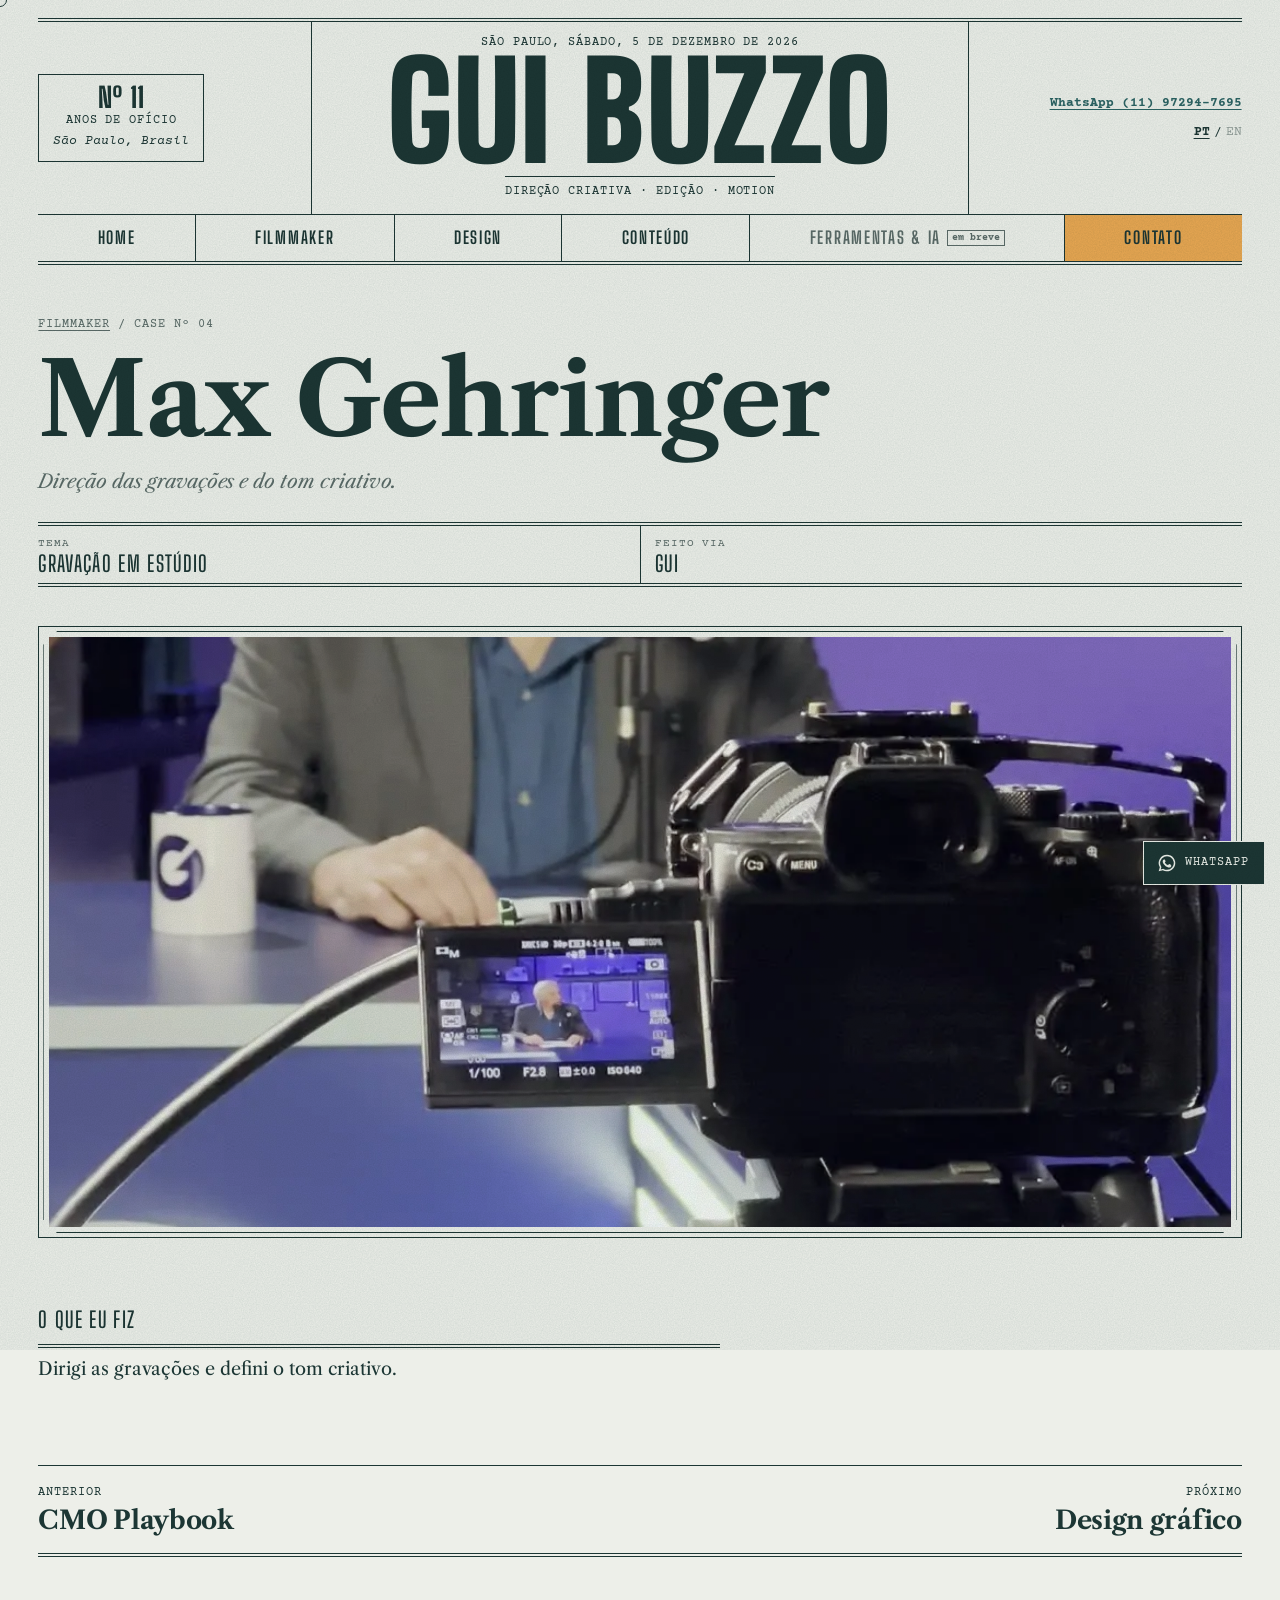
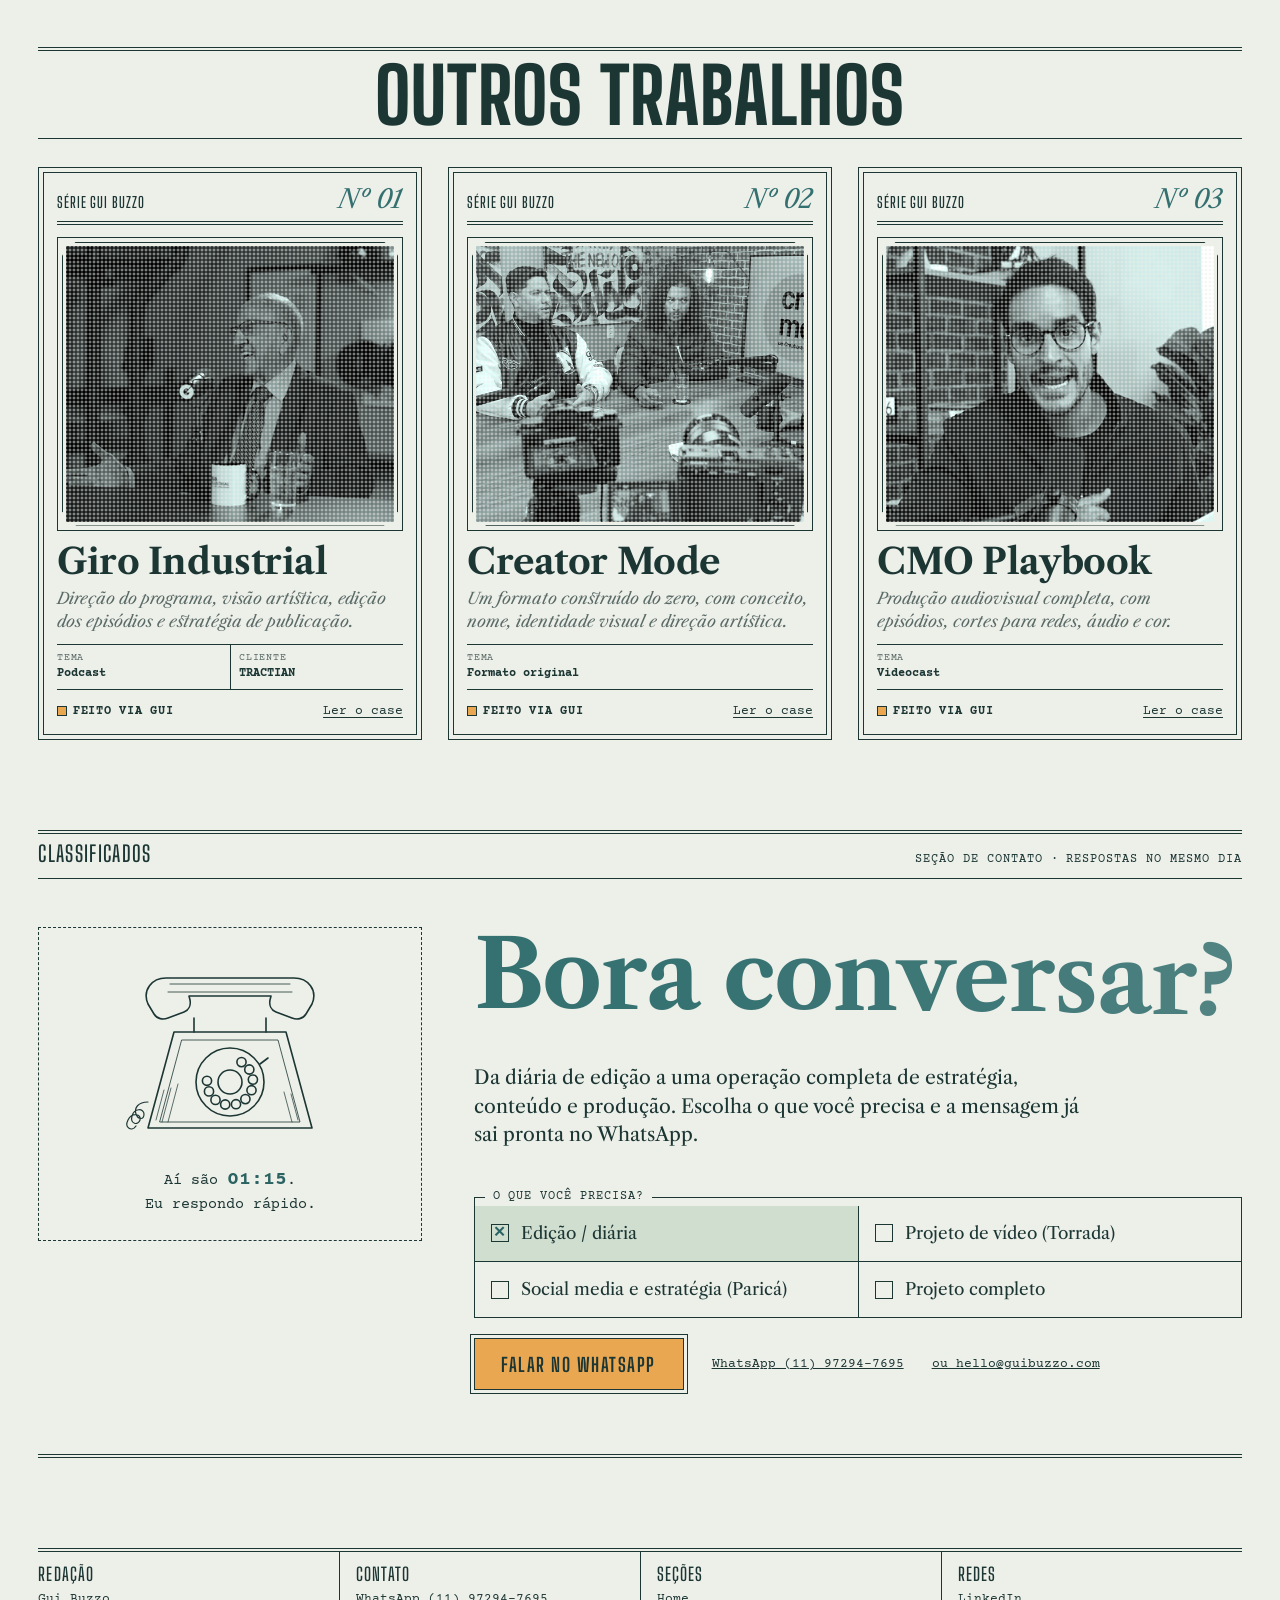
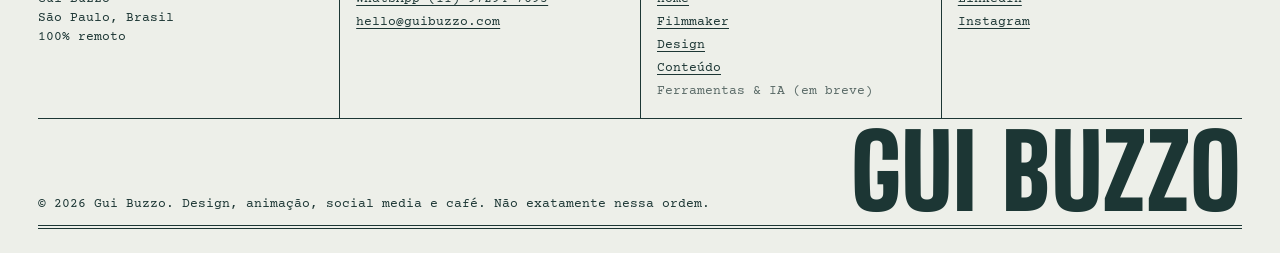
<file: cases/max-gehringer/index.html>
<!DOCTYPE html><html lang="pt-BR" data-astro-cid-5hce7sga> <head><meta charset="utf-8"><meta name="viewport" content="width=device-width, initial-scale=1"><title>Max Gehringer · Case · Gui Buzzo</title><meta name="description" content="Max Gehringer: Direção das gravações e do tom criativo."><meta name="robots" content="index, follow, max-image-preview:large"><link rel="canonical" href="https://guibuzzo.com/cases/max-gehringer/"><meta name="author" content="Guilherme Buzzo"><meta property="og:site_name" content="Gui Buzzo"><meta property="og:locale" content="pt_BR"><meta property="og:type" content="article"><meta property="og:url" content="https://guibuzzo.com/cases/max-gehringer/"><meta property="og:title" content="Max Gehringer · Case · Gui Buzzo"><meta property="og:description" content="Max Gehringer: Direção das gravações e do tom criativo."><meta property="og:image" content="https://guibuzzo.com/_astro/max-set.DsAt_F_y_Z1hgd1Q.jpg"><meta property="og:image:width" content="1200"><meta property="og:image:height" content="630"><meta property="og:image:alt" content="Max Gehringer · Case · Gui Buzzo"><meta name="twitter:card" content="summary_large_image"><meta name="twitter:title" content="Max Gehringer · Case · Gui Buzzo"><meta name="twitter:description" content="Max Gehringer: Direção das gravações e do tom criativo."><meta name="twitter:image" content="https://guibuzzo.com/_astro/max-set.DsAt_F_y_Z1hgd1Q.jpg"><meta name="theme-color" content="#EEF0EA"><link rel="icon" href="/favicon.svg" type="image/svg+xml"><link rel="apple-touch-icon" href="/apple-touch-icon.png"><link rel="sitemap" href="/sitemap-index.xml"><link rel="preconnect" href="https://fonts.googleapis.com"><link rel="preconnect" href="https://fonts.gstatic.com" crossorigin><link rel="stylesheet" href="https://fonts.googleapis.com/css2?family=Big+Shoulders+Display:wght@500..900&family=Courier+Prime:ital,wght@0,400;0,700;1,400&family=Libre+Caslon+Text:ital,wght@0,400;0,700;1,400&display=swap"><script>
    (function () {
      var h = new Date().getHours();
      document.documentElement.classList.add(h >= 5 && h < 12 ? 'manha' : h >= 12 && h < 17 ? 'dia' : h >= 17 && h < 20 ? 'tarde' : 'noite');
      try { if (sessionStorage.getItem('troca')) document.documentElement.classList.add('chegando'); } catch (e) {}
    })();
  </script><link rel="stylesheet" href="/_astro/_slug_.BlXoqWvO.css">
<style>.facade[data-astro-cid-lzys4tpq]{margin:0;display:grid;gap:10px}.facade__quadro[data-astro-cid-lzys4tpq]{padding:8px}.facade__btn[data-astro-cid-lzys4tpq],.facade[data-astro-cid-lzys4tpq] .facade__player{display:block;width:100%;aspect-ratio:16 / 9;border:0;padding:0;background:var(--tinta);position:relative;overflow:hidden;cursor:pointer}.facade--v[data-astro-cid-lzys4tpq] .facade__btn[data-astro-cid-lzys4tpq],.facade--v[data-astro-cid-lzys4tpq] .facade__player{aspect-ratio:9 / 16}.facade__btn[data-astro-cid-lzys4tpq] img[data-astro-cid-lzys4tpq]{width:100%;height:100%;object-fit:cover;transition:transform .8s var(--ease),filter .9s var(--ease)}.facade__btn[data-astro-cid-lzys4tpq]:hover img[data-astro-cid-lzys4tpq]{transform:scale(1.03)}.facade__play[data-astro-cid-lzys4tpq]{position:absolute;left:50%;top:50%;transform:translate(-50%,-50%);display:inline-flex;align-items:center;gap:10px;padding:12px 18px;background:var(--beeswax);color:var(--tinta);border:1px solid var(--tinta);outline:1px solid var(--beeswax);outline-offset:3px}.facade__play[data-astro-cid-lzys4tpq] .cab[data-astro-cid-lzys4tpq]{font-size:20px;letter-spacing:.08em}.facade[data-astro-cid-lzys4tpq] figcaption[data-astro-cid-lzys4tpq]{display:grid;gap:4px}.facade__titulo[data-astro-cid-lzys4tpq]{font-size:clamp(19px,1.6vw,24px);line-height:1.2}
.flap[data-astro-cid-f4cqzpk2]{margin:0;display:inline-grid;gap:10px}.flap__linha[data-astro-cid-f4cqzpk2]{display:flex;gap:4px}.flap__c[data-astro-cid-f4cqzpk2]{position:relative;display:grid;place-items:center;width:clamp(40px,7vw,92px);height:clamp(58px,10vw,132px);background:var(--tinta);color:var(--papel);border-radius:2px;font-family:var(--f-cab);font-weight:800;font-size:clamp(38px,7.2vw,96px);line-height:1;perspective:300px;box-shadow:inset 0 -4px #00000040,var(--sombra)}.flap__c[data-astro-cid-f4cqzpk2]>span[data-astro-cid-f4cqzpk2]{display:block;transform-origin:50% 50%;backface-visibility:hidden}.flap__c[data-astro-cid-f4cqzpk2]:after{content:"";position:absolute;left:0;right:0;top:50%;height:2px;background:var(--papel);opacity:.9}.flap__c[data-astro-cid-f4cqzpk2]:before{content:"";position:absolute;inset:0 0 50%;background:#ffffff0d;border-radius:2px 2px 0 0}.flap--p[data-astro-cid-f4cqzpk2] .flap__c[data-astro-cid-f4cqzpk2]{width:clamp(36px,3.4vw,54px);height:clamp(52px,4.8vw,76px);font-size:clamp(34px,3.4vw,54px)}figcaption[data-astro-cid-f4cqzpk2]{color:var(--latte)}
.poster[data-astro-cid-l7asctr4]{position:relative;background:var(--papel);color:var(--tinta);border:var(--fio);outline:var(--fio);outline-offset:-6px;transition:box-shadow .4s var(--ease);transform-style:preserve-3d;will-change:transform}.poster[data-astro-cid-l7asctr4]:hover{box-shadow:var(--sombra)}.poster__link[data-astro-cid-l7asctr4]{display:grid;gap:12px;padding:18px;text-decoration:none;height:100%}.poster__topo[data-astro-cid-l7asctr4]{display:flex;justify-content:space-between;align-items:baseline;border-bottom:var(--fio-duplo);padding-bottom:8px}.poster__topo[data-astro-cid-l7asctr4] .cab[data-astro-cid-l7asctr4]{font-size:15px}.poster__n[data-astro-cid-l7asctr4]{font-size:26px;font-weight:400;color:var(--acento)}.poster__img[data-astro-cid-l7asctr4]{aspect-ratio:4 / 3.4;padding:8px}.poster__img[data-astro-cid-l7asctr4] img{width:100%;height:100%;object-fit:cover}.poster__sem[data-astro-cid-l7asctr4]{display:grid;place-content:center;gap:8px;text-align:center;background:var(--papel-2)}.poster__sem[data-astro-cid-l7asctr4] .cab[data-astro-cid-l7asctr4]{font-size:clamp(40px,5vw,72px);font-weight:900;color:var(--acento)}.poster__titulo[data-astro-cid-l7asctr4]{font-size:clamp(28px,2.8vw,40px)}.poster__fina[data-astro-cid-l7asctr4]{margin:-4px 0 0;color:var(--latte);font-size:16px;line-height:1.4}.poster__ficha[data-astro-cid-l7asctr4]{display:grid;grid-template-columns:repeat(var(--cols, 3),1fr);margin:0;border-block:var(--fio)}.poster__ficha[data-astro-cid-l7asctr4] div[data-astro-cid-l7asctr4]{padding:6px 8px 6px 0}.poster__ficha[data-astro-cid-l7asctr4] div[data-astro-cid-l7asctr4]+div[data-astro-cid-l7asctr4]{border-left:var(--fio);padding-left:8px}.poster__ficha[data-astro-cid-l7asctr4] dt[data-astro-cid-l7asctr4]{text-transform:uppercase;letter-spacing:.08em;font-size:10px;color:var(--latte)}.poster__ficha[data-astro-cid-l7asctr4] dd[data-astro-cid-l7asctr4]{margin:0;font-weight:700;font-size:12px}.poster__pe[data-astro-cid-l7asctr4]{display:flex;justify-content:space-between;align-items:center}.poster__ler[data-astro-cid-l7asctr4]{text-decoration:underline;text-underline-offset:3px}.meio-tom[data-astro-cid-l7asctr4]{position:relative}.meio-tom[data-astro-cid-l7asctr4]:after{content:"";position:absolute;inset:8px;pointer-events:none;background:radial-gradient(circle,transparent 48%,var(--papel) 88%) 0 0 / 4px 4px;opacity:.75;transition:opacity .9s var(--ease)}.poster[data-astro-cid-l7asctr4]:hover .meio-tom[data-astro-cid-l7asctr4]:after,.poster[data-astro-cid-l7asctr4].em-cena .meio-tom[data-astro-cid-l7asctr4]:after{opacity:0}
.classificado[data-astro-cid-dtrbqcbd]{border-top:var(--fio-duplo);border-bottom:var(--fio-duplo);padding-bottom:clamp(32px,5vw,64px)}.classificado__cab[data-astro-cid-dtrbqcbd]{display:flex;justify-content:space-between;flex-wrap:wrap;gap:8px;align-items:baseline;padding:10px 0;border-bottom:var(--fio);margin-bottom:clamp(24px,4vw,48px)}.classificado__cab[data-astro-cid-dtrbqcbd] .cab[data-astro-cid-dtrbqcbd]{font-size:22px}.classificado__grade[data-astro-cid-dtrbqcbd]{display:grid;grid-template-columns:minmax(240px,.8fr) 1.6fr;gap:clamp(24px,4vw,64px);align-items:start}.classificado__fone[data-astro-cid-dtrbqcbd]{padding:24px;display:grid;justify-items:center;gap:14px;text-align:center}.telefone[data-astro-cid-dtrbqcbd]{width:min(240px,100%);height:auto;color:var(--tinta)}.classificado__hora[data-astro-cid-dtrbqcbd]{margin:0;font-size:15px}.classificado__hora[data-astro-cid-dtrbqcbd] strong[data-astro-cid-dtrbqcbd]{color:var(--acento-texto);font-size:1.3em}.classificado__texto[data-astro-cid-dtrbqcbd]{display:grid;gap:20px}.classificado__texto[data-astro-cid-dtrbqcbd] h2[data-astro-cid-dtrbqcbd]{color:var(--acento)}.classificado__opcoes[data-astro-cid-dtrbqcbd]{border:var(--fio);margin:0;padding:0;display:grid;grid-template-columns:1fr 1fr}.classificado__opcoes[data-astro-cid-dtrbqcbd] legend[data-astro-cid-dtrbqcbd]{padding:0 8px;margin-left:10px}.opcao[data-astro-cid-dtrbqcbd]{display:flex;align-items:center;gap:12px;padding:14px 16px;cursor:pointer;border-top:var(--fio);font-size:17px}.opcao[data-astro-cid-dtrbqcbd]:nth-of-type(-n+2){border-top:0}.opcao[data-astro-cid-dtrbqcbd]:nth-of-type(2n){border-left:var(--fio)}.opcao[data-astro-cid-dtrbqcbd] input[data-astro-cid-dtrbqcbd]{position:absolute;opacity:0}.opcao__caixa[data-astro-cid-dtrbqcbd]{width:18px;height:18px;border:1.5px solid var(--tinta);flex:none;display:grid;place-items:center}.opcao[data-astro-cid-dtrbqcbd] input[data-astro-cid-dtrbqcbd]:checked+.opcao__caixa[data-astro-cid-dtrbqcbd]:after{content:"✕";font-family:var(--f-mono);font-weight:700;font-size:15px;line-height:1;color:var(--acento-texto)}.opcao[data-astro-cid-dtrbqcbd]:has(input:checked){background:color-mix(in srgb,var(--darlington) 45%,var(--papel))}.opcao[data-astro-cid-dtrbqcbd]:has(input:focus-visible){outline:2px solid var(--acento);outline-offset:-4px}.classificado__acoes[data-astro-cid-dtrbqcbd]{display:flex;flex-wrap:wrap;gap:18px 28px;align-items:center}@media(max-width:820px){.classificado__grade[data-astro-cid-dtrbqcbd],.classificado__opcoes[data-astro-cid-dtrbqcbd]{grid-template-columns:1fr}.opcao[data-astro-cid-dtrbqcbd]:nth-of-type(2){border-top:var(--fio)}.opcao[data-astro-cid-dtrbqcbd]:nth-of-type(2n){border-left:0}}
.case-cab[data-astro-cid-3moejsue]{padding-top:clamp(28px,4vw,56px);display:grid;gap:18px}.case-cab__trilha[data-astro-cid-3moejsue] a[data-astro-cid-3moejsue]{text-underline-offset:3px}.case-cab__trilha[data-astro-cid-3moejsue]{color:var(--latte)}.case-cab__titulo[data-astro-cid-3moejsue]{font-size:clamp(52px,8vw,124px);line-height:.95;color:var(--tinta);max-width:14ch}.case-cab__fina[data-astro-cid-3moejsue]{margin:0;color:var(--latte)}.case-ficha[data-astro-cid-3moejsue]{display:grid;grid-template-columns:repeat(var(--cols),minmax(0,1fr));margin:8px 0 0;border-block:var(--fio-duplo)}.case-ficha[data-astro-cid-3moejsue] div[data-astro-cid-3moejsue]{padding:10px 14px 10px 0}.case-ficha[data-astro-cid-3moejsue] div[data-astro-cid-3moejsue]+div[data-astro-cid-3moejsue]{border-left:var(--fio);padding-left:14px}.case-ficha[data-astro-cid-3moejsue] dt[data-astro-cid-3moejsue]{color:var(--latte);font-size:11px}.case-ficha[data-astro-cid-3moejsue] dd[data-astro-cid-3moejsue]{margin:2px 0 0;font-size:22px}@media(max-width:640px){.case-ficha[data-astro-cid-3moejsue]{grid-template-columns:1fr 1fr}.case-ficha[data-astro-cid-3moejsue] div[data-astro-cid-3moejsue]:nth-child(3){border-left:0;padding-left:0}.case-ficha[data-astro-cid-3moejsue] div[data-astro-cid-3moejsue]:nth-child(n+3){border-top:var(--fio)}}.case-capa[data-astro-cid-3moejsue]{padding-top:clamp(24px,3vw,40px)}.case-capa__foto[data-astro-cid-3moejsue]{margin:0}.case-capa__foto[data-astro-cid-3moejsue] img{width:100%;height:auto;aspect-ratio:16 / 8;object-fit:cover}.case-corpo[data-astro-cid-3moejsue]{display:grid;grid-template-columns:minmax(0,1.6fr) minmax(0,1fr);gap:clamp(24px,4vw,64px);padding-block:clamp(32px,5vw,64px);border-bottom:var(--fio)}.case-texto[data-astro-cid-3moejsue]{display:grid;gap:28px;max-width:62ch}.case-texto[data-astro-cid-3moejsue] h2[data-astro-cid-3moejsue],.case-md[data-astro-cid-3moejsue] h2{font-family:var(--f-cab);font-weight:600;text-transform:uppercase;letter-spacing:.06em;font-size:22px;margin:0 0 8px;border-bottom:var(--fio-duplo);padding-bottom:6px}.case-texto[data-astro-cid-3moejsue] p[data-astro-cid-3moejsue],.case-md[data-astro-cid-3moejsue] p{margin:0 0 1em;font-size:clamp(18px,1.4vw,21px);line-height:1.55}.case-numeros[data-astro-cid-3moejsue]{display:grid;gap:28px;align-content:start}@media(max-width:860px){.case-corpo[data-astro-cid-3moejsue]{grid-template-columns:1fr}}.case-nav[data-astro-cid-3moejsue]{display:flex;justify-content:space-between;gap:20px;padding:18px 0;border-bottom:var(--fio-duplo)}.case-nav[data-astro-cid-3moejsue] a[data-astro-cid-3moejsue]{display:grid;gap:4px;text-decoration:none;max-width:45%}.case-nav[data-astro-cid-3moejsue] a[data-astro-cid-3moejsue]:hover .manchete[data-astro-cid-3moejsue]{color:var(--acento)}.case-nav[data-astro-cid-3moejsue] .manchete[data-astro-cid-3moejsue]{font-size:clamp(20px,2vw,28px);line-height:1.15;transition:color .2s}.case-nav__prox[data-astro-cid-3moejsue]{text-align:right;justify-items:end}.outros[data-astro-cid-3moejsue]{display:grid;grid-template-columns:repeat(auto-fill,minmax(min(300px,100%),1fr));gap:clamp(16px,2vw,28px);padding-top:28px}
</style></head> <body data-astro-cid-5hce7sga> <a class="pular mono" href="#conteudo" data-astro-cid-5hce7sga>Pular para o conteúdo</a> <header class="mancheteira wrap" data-astro-cid-5hce7sga> <div class="mancheteira__grade" data-astro-cid-5hce7sga> <div class="mancheteira__lado mancheteira__lado--e" data-astro-cid-5hce7sga> <div class="caixa mancheteira__edicao" data-astro-cid-5hce7sga> <span class="cab" data-astro-cid-5hce7sga>Nº 11</span> <span class="mono mono--caixa" data-astro-cid-5hce7sga>anos de ofício</span> <span class="mono italico" data-astro-cid-5hce7sga>São Paulo, Brasil</span> </div> </div> <div class="mancheteira__centro" data-astro-cid-5hce7sga> <p class="mono mono--caixa mancheteira__data" data-data data-astro-cid-5hce7sga>São Paulo · edição de hoje</p> <a href="/" class="mancheteira__nome cab" aria-label="Gui Buzzo, início" data-astro-cid-5hce7sga>Gui Buzzo</a> <p class="mono mono--caixa mancheteira__sub" data-astro-cid-5hce7sga>Direção criativa · Edição · Motion</p> </div> <div class="mancheteira__lado mancheteira__lado--d" data-astro-cid-5hce7sga> <a class="mono mancheteira__zap" href="https://wa.me/5511972947695?text=Oi%2C%20Gui!%20Vim%20pelo%20site%20e%20quero%20conversar%20sobre%20um%20projeto." target="_blank" rel="noopener" data-astro-cid-5hce7sga>WhatsApp (11) 97294-7695</a> <div class="idioma mono" role="group" aria-label="Idioma" data-astro-cid-5hce7sga> <a href="/" aria-current="true" data-astro-cid-5hce7sga>PT</a><span aria-hidden="true" data-astro-cid-5hce7sga>/</span><span class="idioma__breve" lang="en" title="English version coming soon" data-astro-cid-5hce7sga>EN</span> </div> </div> </div> </header> <nav class="faixa-menu" aria-label="Principal" data-astro-cid-5hce7sga> <div class="wrap faixa-menu__in" data-astro-cid-5hce7sga> <a href="/" class="faixa-menu__marca cab" aria-hidden="true" tabindex="-1" data-astro-cid-5hce7sga>GB</a> <button class="faixa-menu__abrir cab" aria-expanded="false" aria-controls="menu-lista" data-astro-cid-5hce7sga>Menu</button> <ul id="menu-lista" class="faixa-menu__lista" data-astro-cid-5hce7sga> <li data-astro-cid-5hce7sga> <a class="faixa-menu__item" href="/" data-astro-cid-5hce7sga>Home</a> </li><li data-astro-cid-5hce7sga> <a class="faixa-menu__item" href="/filmmaker" data-astro-cid-5hce7sga>Filmmaker</a> </li><li data-astro-cid-5hce7sga> <a class="faixa-menu__item" href="/design" data-astro-cid-5hce7sga>Design</a> </li><li data-astro-cid-5hce7sga> <a class="faixa-menu__item" href="/conteudo" data-astro-cid-5hce7sga>Conteúdo</a> </li><li data-astro-cid-5hce7sga> <span class="faixa-menu__item faixa-menu__item--breve" aria-disabled="true" data-astro-cid-5hce7sga>Ferramentas &amp; IA<small class="mono" data-astro-cid-5hce7sga>em breve</small></span> </li> <li data-astro-cid-5hce7sga><a class="faixa-menu__item faixa-menu__item--contato" href="/#contato" data-astro-cid-5hce7sga>Contato</a></li> </ul> </div> </nav> <main id="conteudo" data-astro-cid-5hce7sga>  <article data-astro-cid-3moejsue> <header class="wrap case-cab" data-astro-cid-3moejsue> <nav class="mono mono--caixa case-cab__trilha" aria-label="Você está em" data-astro-cid-3moejsue> <a href="/filmmaker" data-astro-cid-3moejsue>Filmmaker</a> <span aria-hidden="true" data-astro-cid-3moejsue>/</span> <span data-astro-cid-3moejsue>Case Nº 04</span> </nav> <h1 class="manchete case-cab__titulo" data-split data-astro-cid-3moejsue>Max Gehringer</h1> <p class="lead italico case-cab__fina" data-astro-cid-3moejsue>Direção das gravações e do tom criativo.</p> <dl class="case-ficha" style="--cols:2" data-astro-cid-3moejsue> <div data-astro-cid-3moejsue><dt class="mono mono--caixa" data-astro-cid-3moejsue>Tema</dt><dd class="cab cab--leve" data-astro-cid-3moejsue>Gravação em estúdio</dd></div><div data-astro-cid-3moejsue><dt class="mono mono--caixa" data-astro-cid-3moejsue>Feito via</dt><dd class="cab cab--leve" data-astro-cid-3moejsue>Gui</dd></div> </dl> </header> <div class="wrap case-capa" data-astro-cid-3moejsue> <figure class="moldura case-capa__foto" data-astro-cid-3moejsue> <img src="/_astro/max-set.DsAt_F_y_1Eissg.webp" srcset="/_astro/max-set.DsAt_F_y_bsqRU.webp 600w, /_astro/max-set.DsAt_F_y_1EI1uM.webp 1000w, /_astro/max-set.DsAt_F_y_1Eissg.webp 1080w" alt="Max Gehringer na bancada do estúdio, visto por trás de uma câmera no tripé" sizes="(min-width: 1320px) 1240px, 100vw" loading="eager" data-astro-cid-3moejsue="true" decoding="async" fetchpriority="auto" width="1080" height="1920"> </figure> </div> <div class="wrap" data-astro-cid-3moejsue> <div class="case-corpo" data-astro-cid-3moejsue> <div class="case-texto" data-astro-cid-3moejsue>  <section class="case-md" data-astro-cid-3moejsue><h2 id="o-que-eu-fiz">O que eu fiz</h2>
<p>Dirigi as gravações e defini o tom criativo.</p></section>  </div>  </div> <nav class="case-nav" aria-label="Outros cases" data-astro-cid-3moejsue> <a href="/cases/cmo-playbook" data-astro-cid-3moejsue><span class="mono mono--caixa" data-astro-cid-3moejsue>Anterior</span><span class="manchete" data-astro-cid-3moejsue>CMO Playbook</span></a> <a href="/cases/design-grafico" class="case-nav__prox" data-astro-cid-3moejsue><span class="mono mono--caixa" data-astro-cid-3moejsue>Próximo</span><span class="manchete" data-astro-cid-3moejsue>Design gráfico</span></a> </nav> </div> </article> <section class="wrap secao" aria-labelledby="h-outros" data-astro-cid-3moejsue> <header class="rubrica" data-astro-cid-3moejsue><span data-astro-cid-3moejsue></span><h2 id="h-outros" class="cab" data-astro-cid-3moejsue>Outros trabalhos</h2><span data-astro-cid-3moejsue></span></header> <div class="outros" data-astro-cid-3moejsue> <article class="poster foto-viva" data-tilt data-astro-cid-l7asctr4> <a href="/cases/giro-industrial" class="poster__link" data-cursor="ver" data-astro-cid-l7asctr4> <header class="poster__topo" data-astro-cid-l7asctr4> <span class="cab cab--leve" data-astro-cid-l7asctr4>Série Gui Buzzo</span> <span class="poster__n manchete italico" data-astro-cid-l7asctr4>Nº 01</span> </header> <div class="poster__img moldura meio-tom" data-astro-cid-l7asctr4> <img src="/_astro/giro.CiMLrtCb_Z1DjX39.webp" srcset="/_astro/giro.CiMLrtCb_Z1R9Uvh.webp 360w, /_astro/giro.CiMLrtCb_2sFgyk.webp 600w, /_astro/giro.CiMLrtCb_15PLqJ.webp 900w" alt="Convidado rindo na bancada do podcast Giro Industrial" sizes="(min-width: 900px) 34vw, 90vw" data-astro-cid-l7asctr4="true" loading="lazy" decoding="async" fetchpriority="auto" width="1920" height="1080" class="foto"> </div> <h3 class="poster__titulo manchete offset" data-astro-cid-l7asctr4>Giro Industrial</h3> <p class="poster__fina italico" data-astro-cid-l7asctr4>Direção do programa, visão artística, edição dos episódios e estratégia de publicação.</p> <dl class="poster__ficha mono" style="--cols:2" data-astro-cid-l7asctr4> <div data-astro-cid-l7asctr4><dt data-astro-cid-l7asctr4>Tema</dt><dd data-astro-cid-l7asctr4>Podcast</dd></div><div data-astro-cid-l7asctr4><dt data-astro-cid-l7asctr4>Cliente</dt><dd data-astro-cid-l7asctr4>TRACTIAN</dd></div> </dl> <footer class="poster__pe" data-astro-cid-l7asctr4> <span class="tag tag--gui" data-astro-cid-l7asctr4>Feito via Gui</span> <span class="mono poster__ler" data-astro-cid-l7asctr4>Ler o case</span> </footer> </a> </article> <article class="poster foto-viva" data-tilt data-astro-cid-l7asctr4> <a href="/cases/creator-mode" class="poster__link" data-cursor="ver" data-astro-cid-l7asctr4> <header class="poster__topo" data-astro-cid-l7asctr4> <span class="cab cab--leve" data-astro-cid-l7asctr4>Série Gui Buzzo</span> <span class="poster__n manchete italico" data-astro-cid-l7asctr4>Nº 02</span> </header> <div class="poster__img moldura meio-tom" data-astro-cid-l7asctr4> <img src="/_astro/creator-mode-set.BXm60tYA_bAhGw.webp" srcset="/_astro/creator-mode-set.BXm60tYA_Q3IhT.webp 360w, /_astro/creator-mode-set.BXm60tYA_Z20ByC5.webp 600w, /_astro/creator-mode-set.BXm60tYA_Z17QLKT.webp 900w" alt="Set do Creator Mode com dois convidados à mesa, câmeras em primeiro plano e a marca do programa ao fundo" sizes="(min-width: 900px) 34vw, 90vw" data-astro-cid-l7asctr4="true" loading="lazy" decoding="async" fetchpriority="auto" width="1350" height="1800" class="foto"> </div> <h3 class="poster__titulo manchete offset" data-astro-cid-l7asctr4>Creator Mode</h3> <p class="poster__fina italico" data-astro-cid-l7asctr4>Um formato construído do zero, com conceito, nome, identidade visual e direção artística.</p> <dl class="poster__ficha mono" style="--cols:1" data-astro-cid-l7asctr4> <div data-astro-cid-l7asctr4><dt data-astro-cid-l7asctr4>Tema</dt><dd data-astro-cid-l7asctr4>Formato original</dd></div> </dl> <footer class="poster__pe" data-astro-cid-l7asctr4> <span class="tag tag--gui" data-astro-cid-l7asctr4>Feito via Gui</span> <span class="mono poster__ler" data-astro-cid-l7asctr4>Ler o case</span> </footer> </a> </article> <article class="poster foto-viva" data-tilt data-astro-cid-l7asctr4> <a href="/cases/cmo-playbook" class="poster__link" data-cursor="ver" data-astro-cid-l7asctr4> <header class="poster__topo" data-astro-cid-l7asctr4> <span class="cab cab--leve" data-astro-cid-l7asctr4>Série Gui Buzzo</span> <span class="poster__n manchete italico" data-astro-cid-l7asctr4>Nº 03</span> </header> <div class="poster__img moldura meio-tom" data-astro-cid-l7asctr4> <img src="/_astro/cmo.B3Ve6ll9_LChPS.webp" srcset="/_astro/cmo.B3Ve6ll9_Z1TQczl.webp 360w, /_astro/cmo.B3Ve6ll9_Z1RkLlI.webp 600w, /_astro/cmo.B3Ve6ll9_Zb08WR.webp 900w" alt="Apresentador do CMO Playbook falando ao microfone diante de uma parede de tijolos" sizes="(min-width: 900px) 34vw, 90vw" data-astro-cid-l7asctr4="true" loading="lazy" decoding="async" fetchpriority="auto" width="1920" height="1080" class="foto"> </div> <h3 class="poster__titulo manchete offset" data-astro-cid-l7asctr4>CMO Playbook</h3> <p class="poster__fina italico" data-astro-cid-l7asctr4>Produção audiovisual completa, com episódios, cortes para redes, áudio e cor.</p> <dl class="poster__ficha mono" style="--cols:1" data-astro-cid-l7asctr4> <div data-astro-cid-l7asctr4><dt data-astro-cid-l7asctr4>Tema</dt><dd data-astro-cid-l7asctr4>Videocast</dd></div> </dl> <footer class="poster__pe" data-astro-cid-l7asctr4> <span class="tag tag--gui" data-astro-cid-l7asctr4>Feito via Gui</span> <span class="mono poster__ler" data-astro-cid-l7asctr4>Ler o case</span> </footer> </a> </article>  </div> </section> <div class="wrap secao" data-astro-cid-3moejsue><section class="classificado" id="contato" aria-labelledby="cl-titulo" data-classificado data-base="https://wa.me/5511972947695?text=" data-astro-cid-dtrbqcbd> <div class="classificado__cab" data-astro-cid-dtrbqcbd> <span class="cab cab--leve" data-astro-cid-dtrbqcbd>Classificados</span> <span class="mono mono--caixa" data-astro-cid-dtrbqcbd>Seção de contato · respostas no mesmo dia</span> </div> <div class="classificado__grade" data-astro-cid-dtrbqcbd> <div class="classificado__fone caixa--trac" data-astro-cid-dtrbqcbd> <svg class="telefone" viewBox="0 0 240 200" aria-hidden="true" data-astro-cid-dtrbqcbd> <g fill="none" stroke="currentColor" stroke-width="1.6" stroke-linecap="round" stroke-linejoin="round" data-astro-cid-dtrbqcbd> <!-- fone (handset) --> <path d="M38 52c-6-14 4-26 18-26h128c14 0 24 12 18 26l-6 10c-3 5-9 6-14 4l-16-6c-5-2-7-7-6-12l1-4H79l1 4c1 5-1 10-6 12l-16 6c-5 2-11 1-14-4z" data-astro-cid-dtrbqcbd></path> <path d="M60 32h120M58 40h124" stroke-width=".8" data-astro-cid-dtrbqcbd></path> <!-- garfo --> <path d="M84 66v14M156 66v14" data-astro-cid-dtrbqcbd></path> <!-- corpo --> <path d="M64 80h112l26 96H38z" data-astro-cid-dtrbqcbd></path> <path d="M72 88h96l22 82H50z" stroke-width=".8" data-astro-cid-dtrbqcbd></path> <!-- hachura de sombra --> <path d="M46 168l8-30M52 170l9-34M58 170l10-38M182 170l-8-30M188 168l-7-26" stroke-width=".7" data-astro-cid-dtrbqcbd></path> <!-- disco --> <circle cx="120" cy="130" r="34" data-astro-cid-dtrbqcbd></circle> <circle cx="120" cy="130" r="12" data-astro-cid-dtrbqcbd></circle> <circle cx="131.5" cy="110.1" r="4.6" data-astro-cid-dtrbqcbd></circle><circle cx="139.3" cy="117.5" r="4.6" data-astro-cid-dtrbqcbd></circle><circle cx="142.9" cy="127.6" r="4.6" data-astro-cid-dtrbqcbd></circle><circle cx="141.5" cy="138.2" r="4.6" data-astro-cid-dtrbqcbd></circle><circle cx="135.4" cy="147.1" r="4.6" data-astro-cid-dtrbqcbd></circle><circle cx="126.0" cy="152.2" r="4.6" data-astro-cid-dtrbqcbd></circle><circle cx="115.2" cy="152.5" r="4.6" data-astro-cid-dtrbqcbd></circle><circle cx="105.5" cy="147.9" r="4.6" data-astro-cid-dtrbqcbd></circle><circle cx="99.0" cy="139.4" r="4.6" data-astro-cid-dtrbqcbd></circle><circle cx="97.0" cy="128.8" r="4.6" data-astro-cid-dtrbqcbd></circle> <path d="M150 112l8-6" data-astro-cid-dtrbqcbd></path> <!-- fio enrolado --> <path d="M38 150c-10 0-14 6-12 12s8 6 8 0-10-6-12 2 6 10 8 4-8-8-12 0 4 12 8 6" stroke-width="1.2" data-astro-cid-dtrbqcbd></path> </g> </svg> <p class="mono classificado__hora" data-astro-cid-dtrbqcbd>Aí são <strong data-relogio data-astro-cid-dtrbqcbd>--:--</strong>.<br data-astro-cid-dtrbqcbd>Eu respondo rápido.</p> </div> <div class="classificado__texto" data-astro-cid-dtrbqcbd> <h2 id="cl-titulo" class="manchete t-1" data-split data-astro-cid-dtrbqcbd>Bora conversar?</h2> <p class="lead" data-astro-cid-dtrbqcbd>Da diária de edição a uma operação completa de estratégia, conteúdo e produção. Escolha o que você precisa e a mensagem já sai pronta no WhatsApp.</p> <fieldset class="classificado__opcoes" data-astro-cid-dtrbqcbd> <legend class="mono mono--caixa" data-astro-cid-dtrbqcbd>O que você precisa?</legend> <label class="opcao" data-astro-cid-dtrbqcbd> <input type="radio" name="precisa" value="edicao" data-msg="quero contratar edição (diária)." checked data-astro-cid-dtrbqcbd> <span class="opcao__caixa" aria-hidden="true" data-astro-cid-dtrbqcbd></span> <span data-astro-cid-dtrbqcbd>Edição / diária</span> </label><label class="opcao" data-astro-cid-dtrbqcbd> <input type="radio" name="precisa" value="torrada" data-msg="tenho um projeto de vídeo para a Torrada." data-astro-cid-dtrbqcbd> <span class="opcao__caixa" aria-hidden="true" data-astro-cid-dtrbqcbd></span> <span data-astro-cid-dtrbqcbd>Projeto de vídeo (Torrada)</span> </label><label class="opcao" data-astro-cid-dtrbqcbd> <input type="radio" name="precisa" value="parica" data-msg="preciso de social media e estratégia com a Paricá." data-astro-cid-dtrbqcbd> <span class="opcao__caixa" aria-hidden="true" data-astro-cid-dtrbqcbd></span> <span data-astro-cid-dtrbqcbd>Social media e estratégia (Paricá)</span> </label><label class="opcao" data-astro-cid-dtrbqcbd> <input type="radio" name="precisa" value="completo" data-msg="quero montar um projeto completo: estratégia, produção e edição." data-astro-cid-dtrbqcbd> <span class="opcao__caixa" aria-hidden="true" data-astro-cid-dtrbqcbd></span> <span data-astro-cid-dtrbqcbd>Projeto completo</span> </label> </fieldset> <div class="classificado__acoes" data-astro-cid-dtrbqcbd> <a class="btn btn--acento" data-zap href="https://wa.me/5511972947695?text=Oi%2C%20Gui!%20Vim%20pelo%20site%20e%20quero%20contratar%20edi%C3%A7%C3%A3o%20(di%C3%A1ria)." target="_blank" rel="noopener" data-astro-cid-dtrbqcbd>Falar no WhatsApp</a> <a class="mono classificado__mail" href="https://wa.me/5511972947695?text=Oi%2C%20Gui!%20Vim%20pelo%20site%20e%20quero%20conversar%20sobre%20um%20projeto." target="_blank" rel="noopener" data-astro-cid-dtrbqcbd>WhatsApp (11) 97294-7695</a> <a class="mono classificado__mail" href="mailto:hello@guibuzzo.com" data-astro-cid-dtrbqcbd>ou hello@guibuzzo.com</a> </div> </div> </div> </section> <script type="module">document.querySelectorAll("[data-classificado]").forEach(a=>{const c=a.querySelector("[data-zap]"),o=a.dataset.base,n=[...a.querySelectorAll('input[name="precisa"]')],r=e=>{const t=n.find(s=>s.value===e);t&&(t.checked=!0,t.dispatchEvent(new Event("change")))};n.forEach(e=>e.addEventListener("change",()=>{c&&(c.href=o+encodeURIComponent(`Oi, Gui! Vim pelo site e ${e.dataset.msg}`))})),document.querySelectorAll("[data-precisa]").forEach(e=>e.addEventListener("click",()=>r(e.dataset.precisa))),r(new URLSearchParams(location.search).get("precisa"))});</script> </div> <footer class="wrap rodape" data-astro-cid-wamvvw7j> <div class="rodape__grade" data-astro-cid-wamvvw7j> <div class="rodape__col" data-astro-cid-wamvvw7j> <p class="cab cab--leve" data-astro-cid-wamvvw7j>Redação</p> <p class="mono" data-astro-cid-wamvvw7j>Gui Buzzo<br data-astro-cid-wamvvw7j>São Paulo, Brasil<br data-astro-cid-wamvvw7j>100% remoto</p> </div> <div class="rodape__col" data-astro-cid-wamvvw7j> <p class="cab cab--leve" data-astro-cid-wamvvw7j>Contato</p> <ul class="mono" data-astro-cid-wamvvw7j> <li data-astro-cid-wamvvw7j><a href="https://wa.me/5511972947695?text=Oi%2C%20Gui!%20Vim%20pelo%20site%20e%20quero%20conversar%20sobre%20um%20projeto." target="_blank" rel="noopener" data-astro-cid-wamvvw7j>WhatsApp (11) 97294-7695</a></li> <li data-astro-cid-wamvvw7j><a href="mailto:hello@guibuzzo.com" data-astro-cid-wamvvw7j>hello@guibuzzo.com</a></li> </ul> </div> <div class="rodape__col" data-astro-cid-wamvvw7j> <p class="cab cab--leve" data-astro-cid-wamvvw7j>Seções</p> <ul class="mono" data-astro-cid-wamvvw7j> <li data-astro-cid-wamvvw7j><a href="/" data-astro-cid-wamvvw7j>Home</a></li><li data-astro-cid-wamvvw7j><a href="/filmmaker" data-astro-cid-wamvvw7j>Filmmaker</a></li><li data-astro-cid-wamvvw7j><a href="/design" data-astro-cid-wamvvw7j>Design</a></li><li data-astro-cid-wamvvw7j><a href="/conteudo" data-astro-cid-wamvvw7j>Conteúdo</a></li><li data-astro-cid-wamvvw7j><span class="sec" data-astro-cid-wamvvw7j>Ferramentas &amp; IA (em breve)</span></li> </ul> </div> <div class="rodape__col" data-astro-cid-wamvvw7j> <p class="cab cab--leve" data-astro-cid-wamvvw7j>Redes</p> <ul class="mono" data-astro-cid-wamvvw7j> <li data-astro-cid-wamvvw7j><a href="https://www.linkedin.com/in/guibuzzo/" target="_blank" rel="noopener" data-astro-cid-wamvvw7j>LinkedIn</a></li> <li data-astro-cid-wamvvw7j><a href="https://www.instagram.com/guibuzzo1/" target="_blank" rel="noopener" data-astro-cid-wamvvw7j>Instagram</a></li> </ul> </div> </div> <div class="rodape__base" data-astro-cid-wamvvw7j> <p class="mono" data-astro-cid-wamvvw7j>© 2026 Gui Buzzo. Design, animação, social media e café. Não exatamente nessa ordem.</p> <p class="cab rodape__nome" data-astro-cid-wamvvw7j>Gui Buzzo</p> </div> </footer>   </main> <a class="zap" href="https://wa.me/5511972947695?text=Oi%2C%20Gui!%20Vim%20pelo%20site%20e%20quero%20conversar%20sobre%20um%20projeto." target="_blank" rel="noopener" aria-label="Falar no WhatsApp" data-astro-cid-5hce7sga> <svg viewBox="0 0 24 24" width="20" height="20" aria-hidden="true" data-astro-cid-5hce7sga><path fill="currentColor" d="M12 2a10 10 0 0 0-8.6 15.1L2 22l5-1.3A10 10 0 1 0 12 2Zm0 18.2a8.2 8.2 0 0 1-4.2-1.1l-.3-.2-3 .8.8-2.9-.2-.3A8.2 8.2 0 1 1 12 20.2Zm4.5-6.1c-.2-.1-1.5-.7-1.7-.8-.2-.1-.4-.1-.6.1l-.8 1c-.1.2-.3.2-.5.1a6.7 6.7 0 0 1-3.3-2.9c-.3-.4.2-.4.7-1.3.1-.2 0-.3 0-.4l-.8-1.8c-.2-.5-.4-.4-.6-.4h-.5a1 1 0 0 0-.7.3 3 3 0 0 0-.9 2.2c0 1.3.9 2.5 1 2.7.1.2 1.8 2.8 4.4 3.9 1.6.7 2.3.8 3.1.6.5-.1 1.5-.6 1.7-1.2.2-.6.2-1.1.1-1.2l-.6-.3Z" data-astro-cid-5hce7sga></path></svg> <span class="mono mono--caixa" data-astro-cid-5hce7sga>WhatsApp</span> </a> <div class="grao" aria-hidden="true" data-astro-cid-5hce7sga></div> <div class="cursor" aria-hidden="true" data-astro-cid-5hce7sga></div> <div class="troca" aria-hidden="true" data-astro-cid-5hce7sga><i data-astro-cid-5hce7sga></i><i data-astro-cid-5hce7sga></i><i data-astro-cid-5hce7sga></i><i data-astro-cid-5hce7sga></i></div> <script type="module" src="/_astro/Base.astro_astro_type_script_index_0_lang.Cn0iSuNJ.js"></script> </body> </html>
</file>
<file: _astro/_slug_.BlXoqWvO.css>
:root{--papel: #EEF0EA;--papel-2: #E1E5DD;--tinta: #1C3634;--darlington: #ACCAB2;--beeswax: #E9A752;--acento: #347070;--acento-texto: #2B6363;--grenadine: var(--acento);--latte: #5B6B68;--f-serif: "Libre Caslon Text", "Times New Roman", serif;--f-cab: "Big Shoulders Display", "Arial Narrow", sans-serif;--f-mono: "Courier Prime", "Courier New", monospace;--fio: 1px solid var(--tinta);--fio-duplo: 4px double var(--tinta);--fio-trac: 1.5px dashed var(--tinta);--gutter: clamp(16px, 3vw, 40px);--max: 1320px;--ease: cubic-bezier(.2, .7, .2, 1);--sombra: 0 1px 0 rgba(35, 31, 28, .08), 0 18px 28px -18px rgba(35, 31, 28, .5)}:root.manha{--papel: #ECF0EC;--papel-2: #DFE5E0}:root.tarde{--papel: #F0F0E8;--papel-2: #E4E5DA}:root.noite{--papel: #EDEFE9;--papel-2: #E0E4DC}*,*:before,*:after{box-sizing:border-box}html{-webkit-text-size-adjust:100%;text-size-adjust:100%}html.lenis,html.lenis body{height:auto}.lenis.lenis-smooth{scroll-behavior:auto!important}body{margin:0;background-color:var(--papel);color:var(--tinta);font-family:var(--f-serif);font-size:17px;line-height:1.6;overflow-x:hidden;transition:background-color 1.2s ease}img,video,canvas,svg{display:block;max-width:100%}a{color:inherit}::selection{background:var(--tinta);color:var(--papel)}:focus-visible{outline:2px solid var(--acento);outline-offset:3px}.sr-only{position:absolute;width:1px;height:1px;padding:0;margin:-1px;overflow:hidden;clip:rect(0 0 0 0);white-space:nowrap;border:0}.wrap{width:100%;max-width:var(--max);margin-inline:auto;padding-inline:var(--gutter)}.grao{position:fixed;inset:-50%;z-index:90;pointer-events:none;opacity:.2;mix-blend-mode:multiply;background-image:url("data:image/svg+xml,%3Csvg xmlns='http://www.w3.org/2000/svg' width='220' height='220'%3E%3Cfilter id='n'%3E%3CfeTurbulence type='fractalNoise' baseFrequency='.85' numOctaves='3' stitchTiles='stitch'/%3E%3CfeColorMatrix values='0 0 0 0 .11 0 0 0 0 .21 0 0 0 0 .2 0 0 0 .9 0'/%3E%3C/filter%3E%3Crect width='100%25' height='100%25' filter='url(%23n)'/%3E%3C/svg%3E");animation:grao 1.2s steps(6) infinite}@keyframes grao{0%{transform:translate(0)}20%{transform:translate(-3%,2%)}40%{transform:translate(2%,-3%)}60%{transform:translate(-2%,-1%)}80%{transform:translate(3%,3%)}to{transform:translate(0)}}.manchete{font-family:var(--f-serif);font-weight:700;line-height:1.02;letter-spacing:-.012em;margin:0;text-wrap:balance}.cab{font-family:var(--f-cab);font-weight:800;text-transform:uppercase;line-height:.9;letter-spacing:.01em;margin:0}.cab--leve{font-weight:600;letter-spacing:.06em}.mono{font-family:var(--f-mono);font-size:13px;line-height:1.45}.mono--caixa{text-transform:uppercase;letter-spacing:.08em;font-size:12px}.italico{font-style:italic}.t-mega{font-size:clamp(72px,15vw,230px)}.t-1{font-size:clamp(44px,7.4vw,112px)}.t-2{font-size:clamp(32px,4.4vw,64px)}.t-3{font-size:clamp(22px,2.4vw,32px)}.lead{font-size:clamp(18px,1.5vw,21px);line-height:1.5;max-width:52ch}.sec{color:var(--latte)}.acento{color:var(--acento)}.offset{transition:text-shadow .35s var(--ease)}.offset:hover,.poster:hover .offset{text-shadow:-.02em 0 0 rgba(52,112,112,.7),.02em .01em 0 rgba(172,202,178,.9)}.fio{border:0;border-top:var(--fio);margin:0}.fio-duplo{border:0;border-top:var(--fio-duplo);margin:0}.caixa{border:var(--fio)}.caixa--dupla{border:var(--fio-duplo)}.caixa--trac{border:var(--fio-trac)}.moldura{position:relative;padding:10px;border:var(--fio)}.moldura:before{content:"";position:absolute;inset:4px;border:var(--fio);pointer-events:none;clip-path:polygon(14px 0,calc(100% - 14px) 0,100% 14px,100% calc(100% - 14px),calc(100% - 14px) 100%,14px 100%,0 calc(100% - 14px),0 14px)}.ornamento{display:flex;align-items:center;justify-content:center;gap:8px;color:var(--acento)}.ornamento:before,.ornamento:after{content:"";width:26px;height:1px;background:currentColor}.ornamento i{width:7px;height:7px;background:currentColor;transform:rotate(45deg)}.foto{filter:grayscale(1) sepia(.35) hue-rotate(125deg) saturate(.9) contrast(1.08) brightness(1.03);transition:filter .9s var(--ease)}.foto-viva:hover .foto,.foto-viva.em-cena .foto{filter:none}.btn{--bg: var(--tinta);--fg: var(--papel);display:inline-flex;align-items:center;gap:.6em;padding:.85em 1.4em .8em;border:1px solid var(--tinta);outline:1px solid var(--tinta);outline-offset:3px;background:var(--bg);color:var(--fg);font-family:var(--f-cab);font-weight:700;font-size:19px;letter-spacing:.08em;text-transform:uppercase;text-decoration:none;line-height:1;cursor:pointer;transition:background-color .25s,color .25s,outline-offset .25s var(--ease)}.btn:hover{outline-offset:6px}.btn--acento{--bg: var(--beeswax);--fg: var(--tinta)}.btn--acento:hover{--bg: #F0B868}.btn--verde{--bg: var(--darlington);--fg: var(--tinta)}.btn--vazio{--bg: transparent;--fg: var(--tinta)}.btn--vazio:hover{--bg: var(--tinta);--fg: var(--papel)}.selo{display:inline-flex;align-items:center;gap:.5em;padding:.35em .7em;border:1px solid currentColor;font-family:var(--f-mono);font-size:12px;text-transform:uppercase;letter-spacing:.08em;line-height:1.2;text-decoration:none}.tag{display:inline-flex;align-items:center;gap:.5em;font-family:var(--f-mono);font-size:12px;font-weight:700;text-transform:uppercase;letter-spacing:.06em}.tag:before{content:"";width:10px;height:10px;border:1px solid var(--tinta);background:var(--cor, var(--beeswax))}.tag--gui{--cor: var(--beeswax)}.tag--parica{--cor: var(--darlington)}.tag--torrada{--cor: var(--acento)}.cursor{position:fixed;left:0;top:0;z-index:95;pointer-events:none;width:14px;height:14px;margin:-7px 0 0 -7px;border-radius:50%;border:1px solid var(--tinta);display:none;place-items:center;font-family:var(--f-cab);font-size:0;font-weight:700;letter-spacing:.1em;color:var(--papel);transition:width .3s var(--ease),height .3s var(--ease),margin .3s var(--ease),background-color .3s,font-size .2s}@media(hover:hover)and (pointer:fine){.tem-cursor .cursor{display:grid}.cursor.ativo{width:78px;height:78px;margin:-39px 0 0 -39px;background:var(--tinta);font-size:15px}.cursor.ativo:after{content:"";position:absolute;inset:4px;border:1px solid var(--papel);border-radius:50%}}.troca{position:fixed;inset:0;z-index:100;pointer-events:none;display:grid;grid-template-rows:repeat(4,1fr)}.troca i{display:block;transform:scaleX(0);transform-origin:left}.troca i:nth-child(1){background:var(--tinta)}.troca i:nth-child(2){background:var(--acento)}.troca i:nth-child(3){background:var(--papel-2)}.troca i:nth-child(4){background:var(--tinta)}@media(prefers-reduced-motion:reduce){.grao{animation:none}*,*:before,*:after{transition-duration:.01ms!important;animation-duration:.01ms!important;animation-iteration-count:1!important}}.secao{padding-top:clamp(48px,7vw,96px)}.rubrica{display:grid;grid-template-columns:1fr auto 1fr;align-items:end;gap:16px;border-top:var(--fio-duplo);border-bottom:var(--fio);padding:10px 0 8px}.rubrica h2{font-size:clamp(40px,6vw,84px);text-align:center}.rubrica>:last-child{text-align:right}@media(max-width:640px){.rubrica{grid-template-columns:1fr;text-align:center}.rubrica>:last-child{text-align:center}}.grade{display:grid;border-bottom:var(--fio)}.grade--2{grid-template-columns:repeat(2,minmax(0,1fr))}.grade--3{grid-template-columns:repeat(3,minmax(0,1fr))}.grade--4{grid-template-columns:repeat(4,minmax(0,1fr))}.celula{padding:clamp(18px,2.4vw,32px);display:grid;gap:16px;align-content:start;min-width:0}.grade>.celula+.celula{border-left:var(--fio)}.grade--4>.celula:nth-child(n+5){border-top:var(--fio)}.grade--4>.celula:nth-child(4n+1){border-left:0}@media(max-width:860px){.grade--2,.grade--3{grid-template-columns:1fr}.grade--4{grid-template-columns:1fr 1fr}.grade>.celula+.celula{border-left:0;border-top:var(--fio)}.grade--4>.celula:nth-child(2n){border-left:var(--fio)}.grade--4>.celula:nth-child(2){border-top:0}}@media(max-width:560px){.grade--4{grid-template-columns:1fr}.grade--4>.celula:nth-child(n){border-left:0;border-top:var(--fio)}.grade--4>.celula:first-child{border-top:0}}.link-seta{font-family:var(--f-mono);font-size:13px;text-transform:uppercase;letter-spacing:.08em;text-underline-offset:4px}.link-seta:hover{color:var(--acento-texto)}.pular[data-astro-cid-5hce7sga]{position:absolute;left:12px;top:-60px;z-index:120;background:var(--tinta);color:var(--papel);padding:10px 14px}.pular[data-astro-cid-5hce7sga]:focus{top:12px}.mancheteira[data-astro-cid-5hce7sga]{padding-top:18px}.mancheteira__grade[data-astro-cid-5hce7sga]{display:grid;grid-template-columns:1fr minmax(0,2.4fr) 1fr;align-items:stretch;border-top:var(--fio-duplo);border-bottom:var(--fio)}.mancheteira__lado[data-astro-cid-5hce7sga]{display:flex;flex-direction:column;justify-content:center;gap:10px;padding:14px 0}.mancheteira__lado--e[data-astro-cid-5hce7sga]{border-right:var(--fio);padding-right:18px}.mancheteira__lado--d[data-astro-cid-5hce7sga]{border-left:var(--fio);padding-left:18px;align-items:flex-end;text-align:right}.mancheteira__lado[data-astro-cid-5hce7sga] p[data-astro-cid-5hce7sga]{margin:0}.mancheteira__edicao[data-astro-cid-5hce7sga]{display:grid;justify-items:center;gap:2px;padding:10px 14px;width:fit-content;text-align:center}.mancheteira__edicao[data-astro-cid-5hce7sga] .cab[data-astro-cid-5hce7sga]{font-size:28px}.mancheteira__centro[data-astro-cid-5hce7sga]{display:grid;justify-items:center;text-align:center;padding:12px 16px 14px}.mancheteira__data[data-astro-cid-5hce7sga]{margin:0;padding-bottom:6px}.mancheteira__nome[data-astro-cid-5hce7sga]{display:block;text-decoration:none;font-size:clamp(56px,10.5vw,150px);font-weight:900;line-height:.82;letter-spacing:.005em}.mancheteira__sub[data-astro-cid-5hce7sga]{margin:8px 0 0;border-top:var(--fio);padding-top:6px}.mancheteira__zap[data-astro-cid-5hce7sga]{font-weight:700;color:var(--acento-texto);text-underline-offset:3px}.idioma[data-astro-cid-5hce7sga]{display:flex;gap:4px}.idioma[data-astro-cid-5hce7sga] a[data-astro-cid-5hce7sga]{text-decoration:none;color:var(--latte)}.idioma__breve[data-astro-cid-5hce7sga]{color:var(--latte);opacity:.6}.idioma[data-astro-cid-5hce7sga] a[data-astro-cid-5hce7sga][aria-current]{color:var(--tinta);font-weight:700;text-decoration:underline;text-underline-offset:3px}@media(max-width:860px){.mancheteira__grade[data-astro-cid-5hce7sga]{grid-template-columns:1fr}.mancheteira__lado[data-astro-cid-5hce7sga]{display:none}}.faixa-menu[data-astro-cid-5hce7sga]{position:sticky;top:0;z-index:80;background:var(--papel)}.faixa-menu__in[data-astro-cid-5hce7sga]{position:relative}.faixa-menu__lista[data-astro-cid-5hce7sga]{list-style:none;margin:0;padding:0;display:flex;border-bottom:var(--fio-duplo)}.faixa-menu__lista[data-astro-cid-5hce7sga] li[data-astro-cid-5hce7sga]{flex:1 1 auto}.faixa-menu__lista[data-astro-cid-5hce7sga] li[data-astro-cid-5hce7sga]+li[data-astro-cid-5hce7sga]{border-left:var(--fio)}.faixa-menu__item[data-astro-cid-5hce7sga]{display:flex;align-items:center;justify-content:center;gap:6px;height:46px;font-family:var(--f-cab);font-weight:700;font-size:17px;letter-spacing:.1em;text-transform:uppercase;text-decoration:none;transition:background-color .2s,color .2s}.faixa-menu__item[data-astro-cid-5hce7sga][aria-current=page]{background:var(--tinta);color:var(--papel)}@media(hover:hover){a[data-astro-cid-5hce7sga].faixa-menu__item:hover{background:var(--tinta);color:var(--papel)}}.faixa-menu__item--breve[data-astro-cid-5hce7sga]{color:var(--latte)}.faixa-menu__item--breve[data-astro-cid-5hce7sga] small[data-astro-cid-5hce7sga]{font-size:10px;letter-spacing:0;text-transform:none;border:1px solid currentColor;padding:0 4px}.faixa-menu__item--contato[data-astro-cid-5hce7sga]{background:var(--beeswax);color:var(--tinta)}a[data-astro-cid-5hce7sga].faixa-menu__item--contato:hover{background:var(--tinta);color:var(--beeswax)}.faixa-menu__marca[data-astro-cid-5hce7sga],.faixa-menu__abrir[data-astro-cid-5hce7sga]{display:none}@media(max-width:860px){.faixa-menu__in[data-astro-cid-5hce7sga]{display:flex;justify-content:space-between;align-items:center;height:52px;border-bottom:var(--fio-duplo)}.faixa-menu__marca[data-astro-cid-5hce7sga]{display:block;font-size:26px;text-decoration:none}.faixa-menu__abrir[data-astro-cid-5hce7sga]{display:block;background:none;border:var(--fio);padding:8px 14px;font-size:16px;letter-spacing:.1em;color:var(--tinta);cursor:pointer}.faixa-menu__lista[data-astro-cid-5hce7sga]{position:fixed;inset:52px 0 auto;height:calc(100dvh - 52px);background:var(--papel);display:grid;grid-template-columns:1fr;align-content:start;padding:16px var(--gutter);border-bottom:0;transform:translateY(-110%);visibility:hidden;transition:transform .5s var(--ease),visibility 0s .5s}.menu-aberto .faixa-menu__lista[data-astro-cid-5hce7sga]{transform:none;visibility:visible;transition:transform .5s var(--ease)}.faixa-menu__lista[data-astro-cid-5hce7sga] li[data-astro-cid-5hce7sga]+li[data-astro-cid-5hce7sga]{border-left:0;border-top:var(--fio)}.faixa-menu__item[data-astro-cid-5hce7sga]{justify-content:space-between;height:auto;padding:14px 0;font-size:clamp(34px,10vw,54px);font-weight:800;letter-spacing:.02em}.faixa-menu__item--contato[data-astro-cid-5hce7sga]{padding-inline:12px;margin-top:12px}}.zap[data-astro-cid-5hce7sga]{position:fixed;right:16px;bottom:16px;z-index:85;display:inline-flex;align-items:center;gap:8px;padding:10px 14px 10px 12px;border:var(--fio);outline:1px solid var(--papel);background:var(--tinta);color:var(--papel);text-decoration:none;transition:transform .25s var(--ease)}.zap[data-astro-cid-5hce7sga]:hover{transform:translateY(-3px)}@media(max-width:600px){.zap[data-astro-cid-5hce7sga] .mono[data-astro-cid-5hce7sga]{display:none}.zap[data-astro-cid-5hce7sga]{padding:12px}}.rodape[data-astro-cid-wamvvw7j]{padding-block:clamp(48px,7vw,96px) 24px}.rodape__grade[data-astro-cid-wamvvw7j]{display:grid;grid-template-columns:repeat(4,minmax(0,1fr));border-top:var(--fio-duplo);border-bottom:var(--fio)}.rodape__col[data-astro-cid-wamvvw7j]{padding:14px 16px 18px 0}.rodape__col[data-astro-cid-wamvvw7j]+.rodape__col[data-astro-cid-wamvvw7j]{border-left:var(--fio);padding-left:16px}.rodape__col[data-astro-cid-wamvvw7j] p[data-astro-cid-wamvvw7j]{margin:0 0 8px}.rodape__col[data-astro-cid-wamvvw7j] .cab[data-astro-cid-wamvvw7j]{font-size:18px}.rodape__col[data-astro-cid-wamvvw7j]{min-width:0}.rodape__col[data-astro-cid-wamvvw7j] a[data-astro-cid-wamvvw7j]{overflow-wrap:anywhere}.rodape__col[data-astro-cid-wamvvw7j] ul[data-astro-cid-wamvvw7j]{list-style:none;margin:0;padding:0;display:grid;gap:4px}.rodape__col[data-astro-cid-wamvvw7j] a[data-astro-cid-wamvvw7j]{text-underline-offset:3px}.rodape__base[data-astro-cid-wamvvw7j]{display:flex;flex-wrap:wrap;justify-content:space-between;align-items:end;gap:12px 32px;border-bottom:var(--fio-duplo);padding:12px 0}.rodape__base[data-astro-cid-wamvvw7j] p[data-astro-cid-wamvvw7j]{margin:0}.rodape__nome[data-astro-cid-wamvvw7j]{font-size:clamp(48px,8vw,120px);font-weight:900;line-height:.8}@media(max-width:420px){.rodape__grade[data-astro-cid-wamvvw7j]{grid-template-columns:1fr!important}.rodape__col[data-astro-cid-wamvvw7j]+.rodape__col[data-astro-cid-wamvvw7j]{border-left:0!important;padding-left:0!important;border-top:var(--fio)}}@media(max-width:760px){.rodape__grade[data-astro-cid-wamvvw7j]{grid-template-columns:repeat(2,minmax(0,1fr))}.rodape__col[data-astro-cid-wamvvw7j]:nth-child(3){border-left:0;padding-left:0}.rodape__col[data-astro-cid-wamvvw7j]:nth-child(n+3){border-top:var(--fio)}}
</file>
<file: _astro/index.DPwH9wUH.css>
.capa[data-astro-cid-j7pv25f6]{padding-top:clamp(24px,4vw,48px)}.capa__grade[data-astro-cid-j7pv25f6]{display:grid;grid-template-columns:minmax(0,2.6fr) minmax(260px,1fr);border-bottom:var(--fio-duplo)}.capa__principal[data-astro-cid-j7pv25f6]{padding:0 clamp(20px,3vw,44px) clamp(28px,4vw,48px) 0;border-right:var(--fio);display:grid;gap:22px;align-content:start}.capa__chapeu[data-astro-cid-j7pv25f6]{margin:0;color:var(--acento-texto)}.capa__titulo[data-astro-cid-j7pv25f6]{font-size:clamp(52px,8.6vw,136px);line-height:.96}.capa__principal[data-astro-cid-j7pv25f6] .lead[data-astro-cid-j7pv25f6]{margin:0}.capa__acoes[data-astro-cid-j7pv25f6]{display:flex;flex-wrap:wrap;gap:16px 22px}.capa__lado[data-astro-cid-j7pv25f6]{display:grid;align-content:start}.capa__caixa[data-astro-cid-j7pv25f6]{padding:18px 0 18px clamp(20px,2.4vw,32px);display:grid;gap:10px}.capa__caixa[data-astro-cid-j7pv25f6]+.capa__caixa[data-astro-cid-j7pv25f6]{border-top:var(--fio)}.capa__caixa[data-astro-cid-j7pv25f6] p[data-astro-cid-j7pv25f6]{margin:0}.capa__rot[data-astro-cid-j7pv25f6]{font-size:20px;border-bottom:var(--fio-duplo);padding-bottom:6px}.capa__modos[data-astro-cid-j7pv25f6]{list-style:none;margin:0;padding:0}.capa__modos[data-astro-cid-j7pv25f6] li[data-astro-cid-j7pv25f6]{display:grid;padding:8px 0;border-bottom:1px dotted var(--tinta)}.capa__modos[data-astro-cid-j7pv25f6] .cab[data-astro-cid-j7pv25f6]{font-size:26px}@media(max-width:860px){.capa__grade[data-astro-cid-j7pv25f6]{grid-template-columns:1fr}.capa__principal[data-astro-cid-j7pv25f6]{border-right:0;padding-right:0}.capa__caixa[data-astro-cid-j7pv25f6]{padding-left:0;border-top:var(--fio)}}.reel-cab[data-astro-cid-j7pv25f6]{padding-top:14px}.reel-cab[data-astro-cid-j7pv25f6] p[data-astro-cid-j7pv25f6]{margin:0}.reel__fora[data-astro-cid-j7pv25f6]{position:absolute;inset:0;z-index:3;pointer-events:none}.reel__canto[data-astro-cid-j7pv25f6]{position:absolute;top:20px;margin:0}.reel__canto--e[data-astro-cid-j7pv25f6]{left:var(--gutter)}.reel__canto--d[data-astro-cid-j7pv25f6]{right:var(--gutter)}.clientes[data-astro-cid-j7pv25f6]{list-style:none;margin:0;padding:0;display:grid;grid-template-columns:repeat(3,minmax(0,1fr));border-bottom:var(--fio)}.clientes[data-astro-cid-j7pv25f6] span[data-astro-cid-j7pv25f6]{overflow-wrap:anywhere}.clientes[data-astro-cid-j7pv25f6] li[data-astro-cid-j7pv25f6]{display:grid;place-items:center;min-height:120px;padding:16px;text-align:center;border-top:var(--fio)}.clientes[data-astro-cid-j7pv25f6] li[data-astro-cid-j7pv25f6]:nth-child(-n+3){border-top:0}.clientes[data-astro-cid-j7pv25f6] li[data-astro-cid-j7pv25f6]:not(:nth-child(3n+1)){border-left:var(--fio)}.clientes[data-astro-cid-j7pv25f6] .cab[data-astro-cid-j7pv25f6]{font-size:clamp(30px,3.4vw,48px)}.clientes[data-astro-cid-j7pv25f6] .manchete[data-astro-cid-j7pv25f6]{font-size:clamp(26px,2.8vw,40px)}.clientes[data-astro-cid-j7pv25f6] .mono[data-astro-cid-j7pv25f6]{font-size:15px}.clientes[data-astro-cid-j7pv25f6] img[data-astro-cid-j7pv25f6]{width:auto;max-width:min(180px,80%);max-height:46px;filter:brightness(0) opacity(.86);transition:filter .4s var(--ease)}@media(hover:hover){.clientes[data-astro-cid-j7pv25f6] li[data-astro-cid-j7pv25f6]:hover img[data-astro-cid-j7pv25f6]{filter:none}}@media(max-width:640px){.clientes[data-astro-cid-j7pv25f6]{grid-template-columns:repeat(2,minmax(0,1fr))}.clientes[data-astro-cid-j7pv25f6] li[data-astro-cid-j7pv25f6]{min-height:96px;padding:12px 8px}.clientes[data-astro-cid-j7pv25f6] .cab[data-astro-cid-j7pv25f6]{font-size:28px}.clientes[data-astro-cid-j7pv25f6] .manchete[data-astro-cid-j7pv25f6]{font-size:22px}.clientes[data-astro-cid-j7pv25f6] li[data-astro-cid-j7pv25f6]:nth-child(n){border-left:0;border-top:var(--fio)}.clientes[data-astro-cid-j7pv25f6] li[data-astro-cid-j7pv25f6]:nth-child(-n+2){border-top:0}.clientes[data-astro-cid-j7pv25f6] li[data-astro-cid-j7pv25f6]:nth-child(2n){border-left:var(--fio)}}.cases__lead[data-astro-cid-j7pv25f6]{margin:20px auto 0;text-align:center;color:var(--latte)}.pilha[data-astro-cid-j7pv25f6]{display:grid;gap:32px;padding-top:32px}.pilha__item[data-astro-cid-j7pv25f6]{width:min(460px,100%);margin-inline:auto}@media(min-width:900px){.pilha[data-astro-cid-j7pv25f6]{gap:20vh;padding-bottom:8vh}.pilha__item[data-astro-cid-j7pv25f6]{position:sticky;top:calc(70px + var(--k, 0) * 16px)}.pilha__item[data-astro-cid-j7pv25f6]:nth-child(2){--k: 1;transform:translate(18%)}.pilha__item[data-astro-cid-j7pv25f6]:nth-child(3){--k: 2;transform:translate(-16%)}.pilha__item[data-astro-cid-j7pv25f6]:nth-child(4){--k: 3;transform:translate(8%)}}.servico[data-astro-cid-j7pv25f6] p[data-astro-cid-j7pv25f6]{margin:0}.servico__n[data-astro-cid-j7pv25f6]{color:var(--acento);font-size:22px}.servicos__foto[data-astro-cid-j7pv25f6]{margin-top:clamp(32px,5vw,56px)}.modelo[data-astro-cid-j7pv25f6] p[data-astro-cid-j7pv25f6]{margin:0}.modelo__nome[data-astro-cid-j7pv25f6]{font-size:clamp(48px,5.6vw,84px);font-weight:900}.modelo__para[data-astro-cid-j7pv25f6]{color:var(--latte)}.eco__lead[data-astro-cid-j7pv25f6]{margin:24px 0 32px}.eco[data-astro-cid-j7pv25f6]{display:grid;grid-template-columns:repeat(3,minmax(0,1fr));gap:clamp(16px,2vw,28px)}.eco__cartaz[data-astro-cid-j7pv25f6]{border:var(--fio);outline:var(--fio);outline-offset:-6px;padding:20px;display:grid;gap:12px;align-content:start;background:var(--papel)}.eco__cartaz[data-astro-cid-j7pv25f6] p[data-astro-cid-j7pv25f6]{margin:0}.eco__faixa[data-astro-cid-j7pv25f6]{height:26px;margin:-8px -8px 4px;background:linear-gradient(var(--cor) 0 50%,transparent 50% 62%,var(--cor) 62% 76%,transparent 76% 84%,var(--cor) 84%)}.eco__topo[data-astro-cid-j7pv25f6]{border-bottom:var(--fio);padding-bottom:6px}.eco__nome[data-astro-cid-j7pv25f6]{font-size:clamp(64px,7vw,108px);font-weight:900;line-height:.8}.eco__papel[data-astro-cid-j7pv25f6]{font-size:20px;color:var(--latte)}.eco__pilares[data-astro-cid-j7pv25f6]{margin:0;border-block:var(--fio)}.eco__pilares[data-astro-cid-j7pv25f6] div[data-astro-cid-j7pv25f6]{padding:8px 0}.eco__pilares[data-astro-cid-j7pv25f6] div[data-astro-cid-j7pv25f6]+div[data-astro-cid-j7pv25f6]{border-top:1px dotted var(--tinta)}.eco__pilares[data-astro-cid-j7pv25f6] dt[data-astro-cid-j7pv25f6]{font-size:18px}.eco__pilares[data-astro-cid-j7pv25f6] dd[data-astro-cid-j7pv25f6]{margin:0;font-size:15px;line-height:1.4}.eco__indicada[data-astro-cid-j7pv25f6]{font-size:12px}.eco__btn[data-astro-cid-j7pv25f6]{justify-self:start}@media(max-width:960px){.eco[data-astro-cid-j7pv25f6]{grid-template-columns:1fr}}.eco__cta[data-astro-cid-j7pv25f6]{display:flex;justify-content:center;padding-top:32px}.sobre[data-astro-cid-j7pv25f6]{display:grid;grid-template-columns:minmax(0,5fr) minmax(0,7fr);border-bottom:var(--fio)}.sobre__foto[data-astro-cid-j7pv25f6]{margin:0;padding:clamp(18px,2.4vw,32px) clamp(18px,2.4vw,32px) clamp(18px,2.4vw,32px) 0;border-right:var(--fio);display:grid;gap:10px;align-content:start}.sobre__moldura[data-astro-cid-j7pv25f6]{position:relative}.sobre__moldura[data-astro-cid-j7pv25f6] img{width:100%;height:auto;aspect-ratio:4 / 5;object-fit:cover;object-position:50% 78%}@media(max-width:900px){.sobre__moldura[data-astro-cid-j7pv25f6] img{aspect-ratio:4 / 3.4;object-position:60% 70%}}@media(min-width:600px)and (max-width:900px){.sobre__moldura[data-astro-cid-j7pv25f6] img{aspect-ratio:16 / 9}}.sobre__moldura[data-astro-cid-j7pv25f6]:after{content:"";position:absolute;inset:10px;pointer-events:none;mix-blend-mode:multiply;opacity:.55;background:radial-gradient(rgba(28,54,52,.35) .7px,transparent 1.1px) 0 0 / 4px 4px,url("data:image/svg+xml,%3Csvg xmlns='http://www.w3.org/2000/svg' width='200' height='200'%3E%3Cfilter id='n'%3E%3CfeTurbulence type='fractalNoise' baseFrequency='.9' numOctaves='3' stitchTiles='stitch'/%3E%3CfeColorMatrix values='0 0 0 0 .5 0 0 0 0 .5 0 0 0 0 .48 0 0 0 .8 0'/%3E%3C/filter%3E%3Crect width='100%25' height='100%25' filter='url(%23n)'/%3E%3C/svg%3E")}.sobre__foto[data-astro-cid-j7pv25f6] figcaption[data-astro-cid-j7pv25f6]{color:var(--latte)}.sobre__texto[data-astro-cid-j7pv25f6]{padding:clamp(18px,2.4vw,32px) 0 clamp(18px,2.4vw,32px) clamp(20px,3vw,44px);display:grid;gap:22px;align-content:start}.sobre__texto[data-astro-cid-j7pv25f6] p[data-astro-cid-j7pv25f6]{margin:0}.sobre__abre[data-astro-cid-j7pv25f6]{font-size:clamp(56px,7vw,108px);line-height:.9;color:var(--acento)}.sobre__lead[data-astro-cid-j7pv25f6]{max-width:40ch;font-size:clamp(19px,1.7vw,24px)}.sobre__colunas[data-astro-cid-j7pv25f6]{columns:2 260px;column-gap:32px;column-rule:var(--fio)}.sobre__colunas[data-astro-cid-j7pv25f6] p[data-astro-cid-j7pv25f6]{margin:0 0 1em;break-inside:avoid}.sobre__ficha[data-astro-cid-j7pv25f6]{display:grid;grid-template-columns:repeat(4,minmax(0,1fr));margin:0;border-block:var(--fio-duplo)}.sobre__ficha[data-astro-cid-j7pv25f6] div[data-astro-cid-j7pv25f6]{padding:10px 12px 10px 0}.sobre__ficha[data-astro-cid-j7pv25f6] div[data-astro-cid-j7pv25f6]+div[data-astro-cid-j7pv25f6]{border-left:var(--fio);padding-left:12px}.sobre__ficha[data-astro-cid-j7pv25f6] dt[data-astro-cid-j7pv25f6]{color:var(--latte);font-size:11px}.sobre__ficha[data-astro-cid-j7pv25f6] dd[data-astro-cid-j7pv25f6]{margin:2px 0 0;font-size:20px;line-height:1.05}.sobre__pe[data-astro-cid-j7pv25f6]{display:flex;flex-wrap:wrap;justify-content:space-between;align-items:center;gap:18px 28px}.sobre__fecho[data-astro-cid-j7pv25f6]{font-size:clamp(22px,2.1vw,30px);max-width:24ch;line-height:1.2}@media(max-width:900px){.sobre[data-astro-cid-j7pv25f6]{grid-template-columns:1fr}.sobre__foto[data-astro-cid-j7pv25f6]{border-right:0;padding-right:0}.sobre__texto[data-astro-cid-j7pv25f6]{padding-left:0;border-top:var(--fio)}.sobre__ficha[data-astro-cid-j7pv25f6]{grid-template-columns:1fr 1fr}.sobre__ficha[data-astro-cid-j7pv25f6] div[data-astro-cid-j7pv25f6]:nth-child(3){border-left:0;padding-left:0}.sobre__ficha[data-astro-cid-j7pv25f6] div[data-astro-cid-j7pv25f6]:nth-child(n+3){border-top:var(--fio)}}
</file>
<file: _astro/conteudo.CSiXKS3H.css>
.mapa[data-astro-cid-fnsqzj2e]{position:relative;overflow:hidden;background:var(--tinta);color:var(--papel);min-height:min(92svh,860px);display:grid;align-items:end}.mapa__relevo[data-astro-cid-fnsqzj2e]{position:absolute;inset:0;width:100%;height:100%}.mapa__relevo[data-astro-cid-fnsqzj2e] path[data-astro-cid-fnsqzj2e]{fill:none;stroke:#eef0ea61;stroke-width:1;stroke-dasharray:1;vector-effect:non-scaling-stroke}.mapa__relevo[data-astro-cid-fnsqzj2e] .mapa__trilha[data-astro-cid-fnsqzj2e]{stroke:var(--beeswax);stroke-width:2.5;stroke-dasharray:1}.mapa__selo[data-astro-cid-fnsqzj2e]{position:absolute;left:var(--gutter);top:50%;transform:translateY(-50%);border:1px solid currentColor;padding:10px 4px;writing-mode:vertical-rl;rotate:180deg;font-size:10px;letter-spacing:.2em;text-transform:uppercase}.mapa__regua[data-astro-cid-fnsqzj2e]{position:absolute;right:var(--gutter);top:24px;bottom:24px;display:flex;flex-direction:column;justify-content:space-between;align-items:flex-end;font-size:10px}.mapa__regua[data-astro-cid-fnsqzj2e] span[data-astro-cid-fnsqzj2e]{display:flex;align-items:center;gap:6px}.mapa__regua[data-astro-cid-fnsqzj2e] span[data-astro-cid-fnsqzj2e]:after{content:"";width:14px;height:1px;background:currentColor}.mapa__in[data-astro-cid-fnsqzj2e]{position:relative;z-index:2;padding-block:clamp(80px,12vw,160px) clamp(40px,6vw,72px);display:grid;gap:18px;padding-inline:calc(var(--gutter) + 40px)}.mapa__in[data-astro-cid-fnsqzj2e] p[data-astro-cid-fnsqzj2e]{margin:0}.mapa__chapeu[data-astro-cid-fnsqzj2e]{color:var(--darlington)}.mapa__titulo[data-astro-cid-fnsqzj2e]{font-size:clamp(56px,10vw,156px);font-weight:900;line-height:.86;color:var(--beeswax);max-width:11ch}.mapa__lead[data-astro-cid-fnsqzj2e]{color:var(--papel);opacity:.9}.mapa__perfis[data-astro-cid-fnsqzj2e]{list-style:none;margin:0;padding:0;display:flex;flex-wrap:wrap;gap:10px 22px}.mapa__perfis[data-astro-cid-fnsqzj2e] a[data-astro-cid-fnsqzj2e]{color:var(--papel);text-underline-offset:3px}.marcador[data-astro-cid-fnsqzj2e]{position:absolute;z-index:1;display:flex;align-items:flex-start;gap:10px;transform:translate(-8px,-8px)}.marcador__ponto[data-astro-cid-fnsqzj2e]{width:16px;height:16px;border-radius:50%;border:1.5px solid var(--papel);display:grid;place-items:center;flex:none}.marcador__ponto[data-astro-cid-fnsqzj2e]:after{content:"";width:6px;height:6px;border-radius:50%;background:var(--beeswax)}.marcador__rot[data-astro-cid-fnsqzj2e]{display:grid;gap:2px;border-left:1px solid rgba(238,240,234,.5);padding-left:10px}.marcador__rot[data-astro-cid-fnsqzj2e] .cab[data-astro-cid-fnsqzj2e]{font-size:clamp(22px,2.4vw,34px);color:var(--papel)}.marcador__rot[data-astro-cid-fnsqzj2e] .mono[data-astro-cid-fnsqzj2e]{font-size:11px;text-transform:uppercase;letter-spacing:.08em}@media(max-width:860px){.marcador[data-astro-cid-fnsqzj2e],.mapa__selo[data-astro-cid-fnsqzj2e]{display:none}.mapa__in[data-astro-cid-fnsqzj2e]{padding-inline:var(--gutter) calc(var(--gutter) + 34px)}}.numero__vazio[data-astro-cid-fnsqzj2e]{font-size:clamp(36px,3.6vw,54px);font-weight:900;color:var(--acento);margin:0}.numero[data-astro-cid-fnsqzj2e] p[data-astro-cid-fnsqzj2e]{margin:0}.sub[data-astro-cid-fnsqzj2e]{font-size:22px;border-bottom:var(--fio-duplo);padding-bottom:6px;margin:0}.ficha[data-astro-cid-fnsqzj2e]{margin:0}.ficha[data-astro-cid-fnsqzj2e] div[data-astro-cid-fnsqzj2e]{display:grid;grid-template-columns:1fr 1.4fr;gap:12px;padding:12px 0;border-bottom:var(--fio);align-items:baseline}.ficha[data-astro-cid-fnsqzj2e] dt[data-astro-cid-fnsqzj2e]{color:var(--latte)}.ficha[data-astro-cid-fnsqzj2e] dd[data-astro-cid-fnsqzj2e]{margin:0;font-size:20px;color:var(--acento-texto)}.lista[data-astro-cid-fnsqzj2e]{list-style:none;margin:0;padding:0}.lista[data-astro-cid-fnsqzj2e] li[data-astro-cid-fnsqzj2e]{display:grid;grid-template-columns:40px 1fr;gap:12px;padding:12px 0;border-bottom:var(--fio)}.lista[data-astro-cid-fnsqzj2e] p[data-astro-cid-fnsqzj2e]{margin:0}.lista[data-astro-cid-fnsqzj2e] .cab[data-astro-cid-fnsqzj2e]{font-size:24px}.lista--colunas[data-astro-cid-fnsqzj2e]{display:grid;grid-template-columns:repeat(2,minmax(0,1fr));column-gap:40px}@media(max-width:760px){.lista--colunas[data-astro-cid-fnsqzj2e]{grid-template-columns:1fr}}.grade--1[data-astro-cid-fnsqzj2e]{grid-template-columns:1fr}.lista__n[data-astro-cid-fnsqzj2e]{font-size:28px;color:var(--acento)}.formato[data-astro-cid-fnsqzj2e] p[data-astro-cid-fnsqzj2e]{margin:0}.kit[data-astro-cid-fnsqzj2e]{display:flex;flex-wrap:wrap;gap:16px 22px;align-items:center;padding-top:28px}.pendente[data-astro-cid-fnsqzj2e]{border:var(--fio-trac);padding:10px 12px;color:var(--acento-texto);margin:0}
</file>
